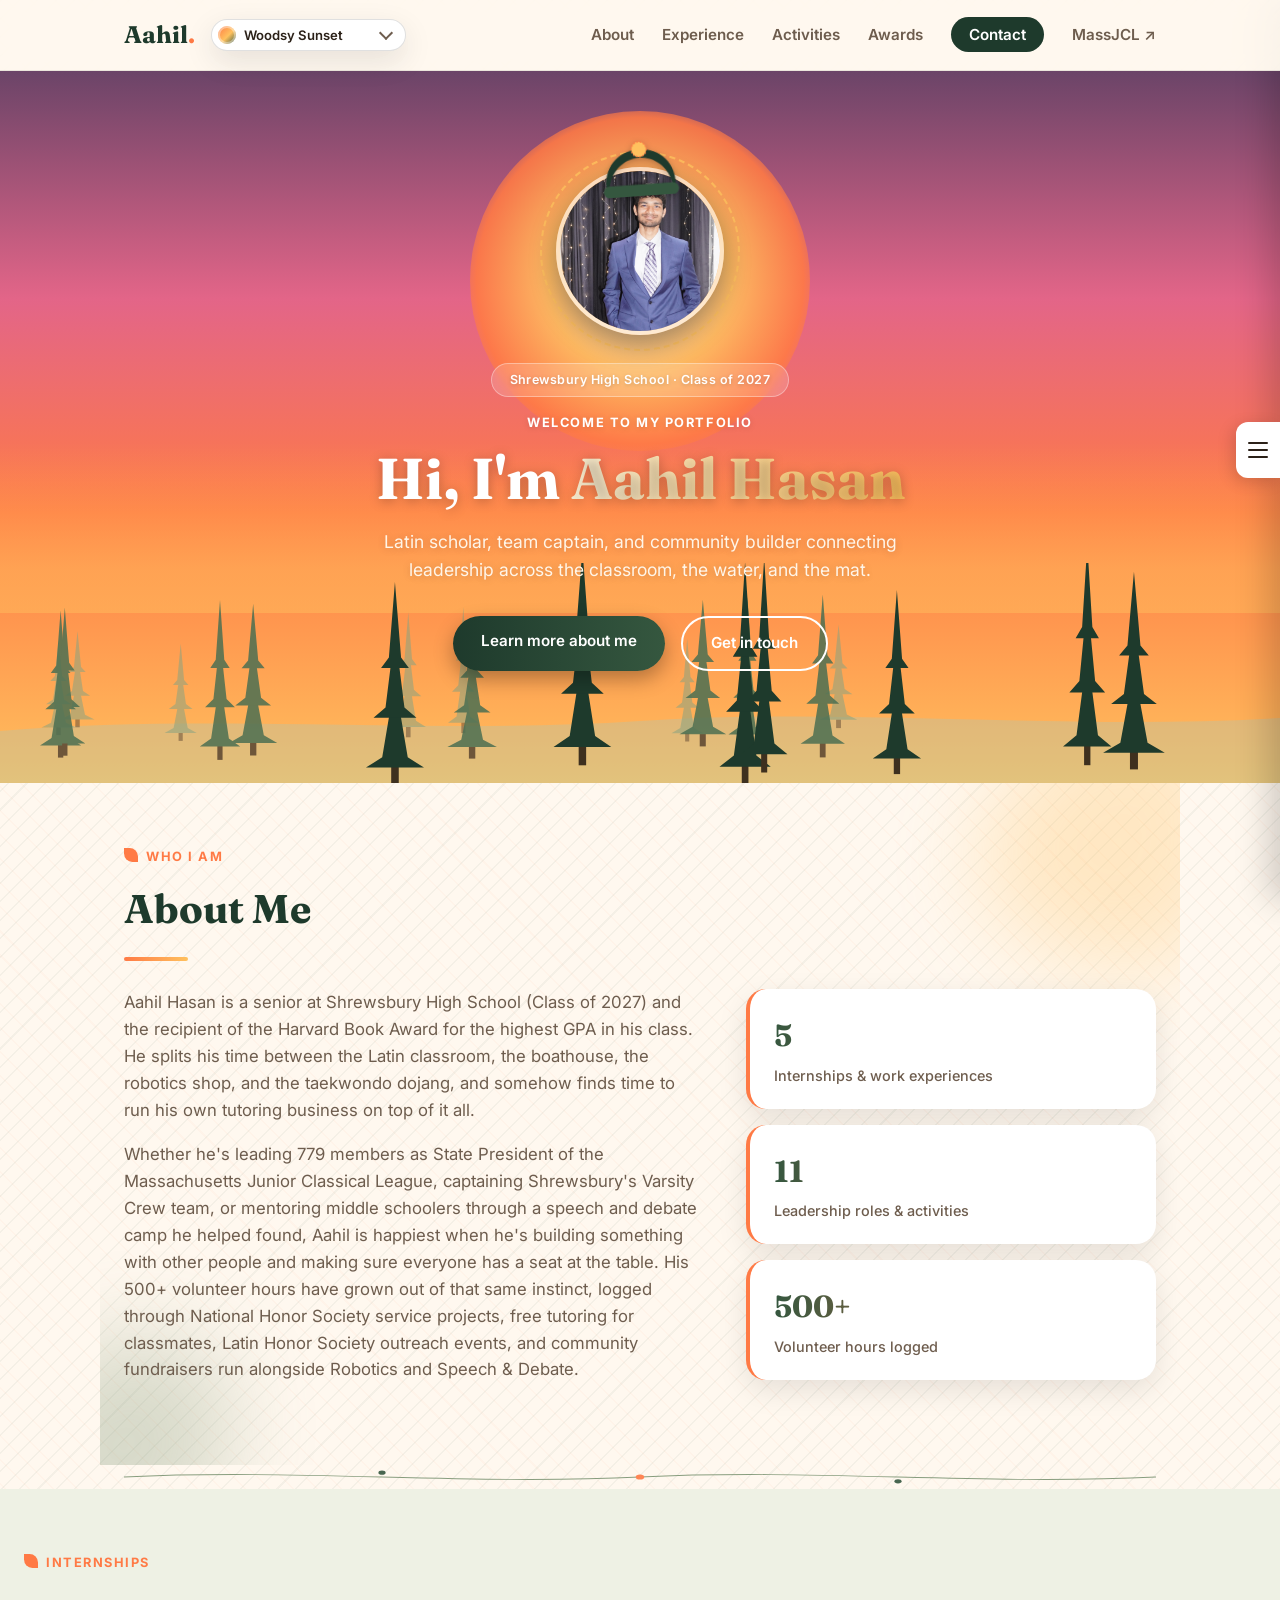
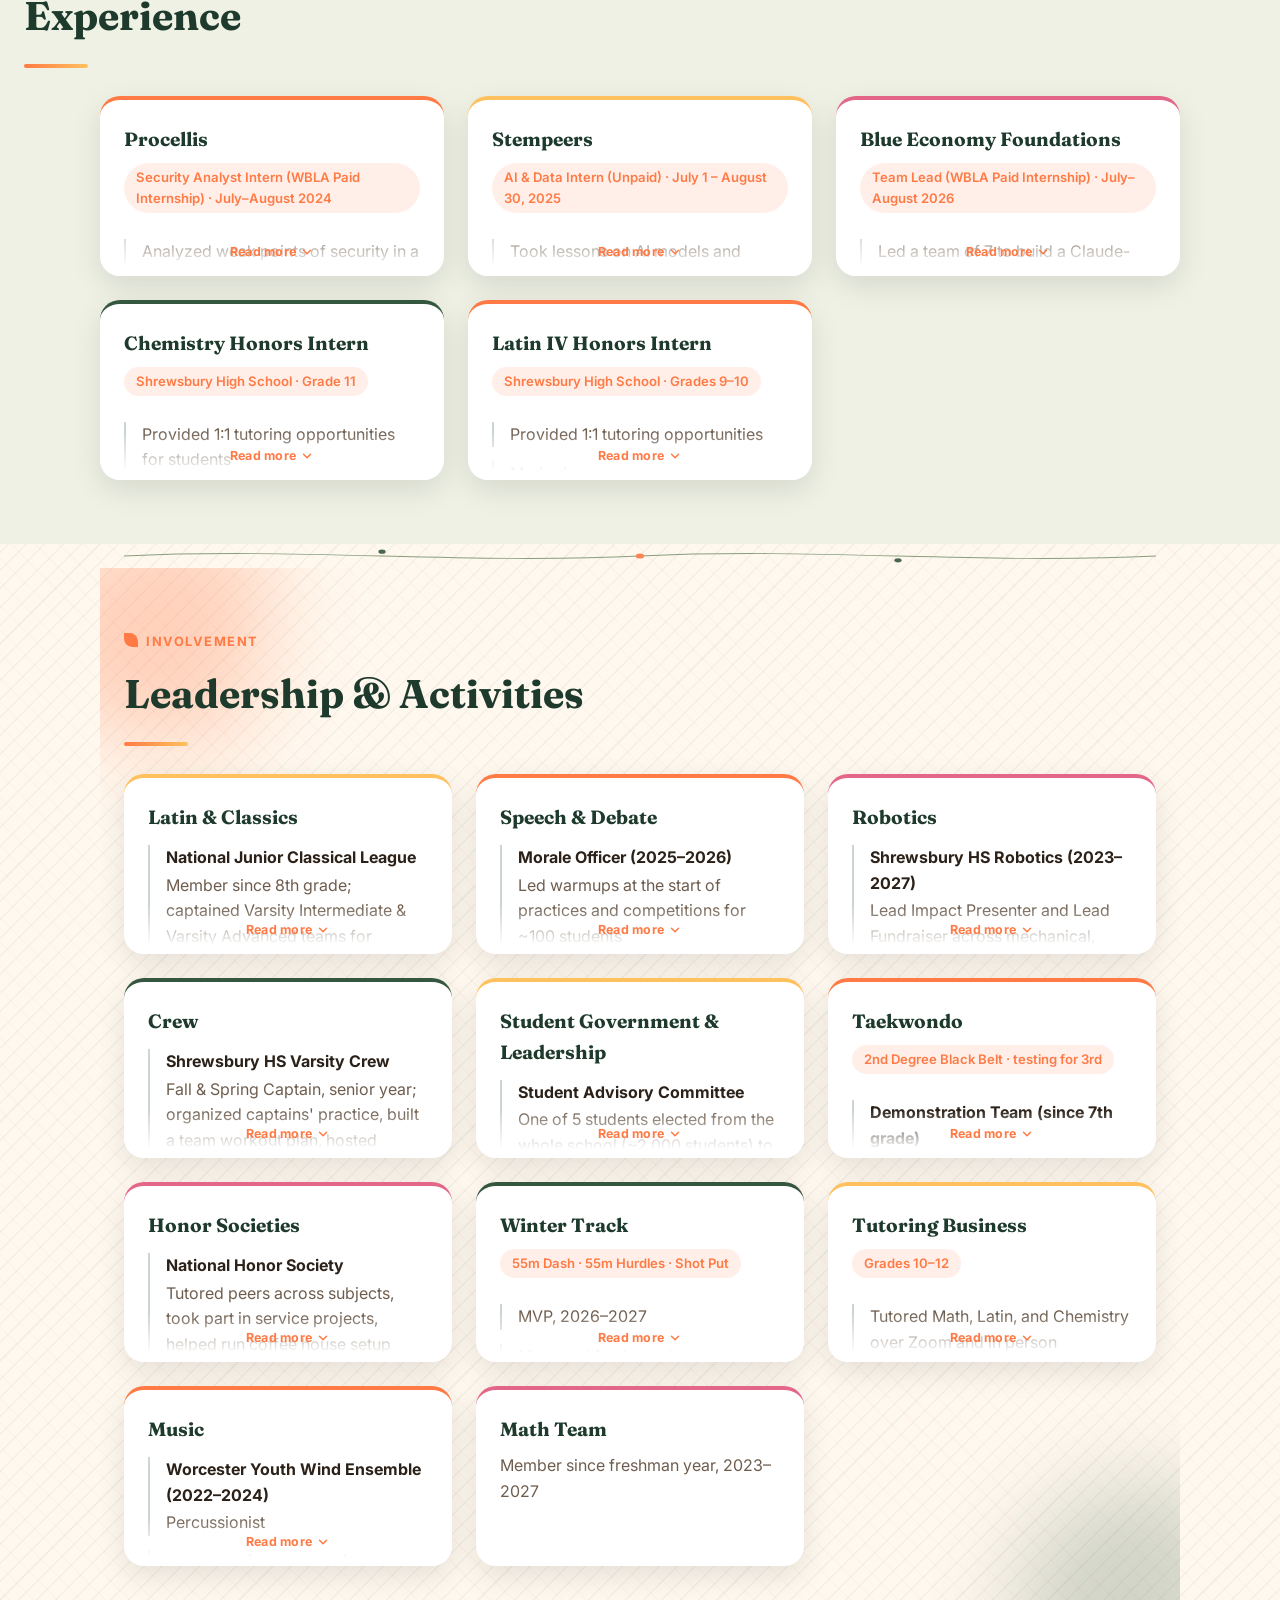
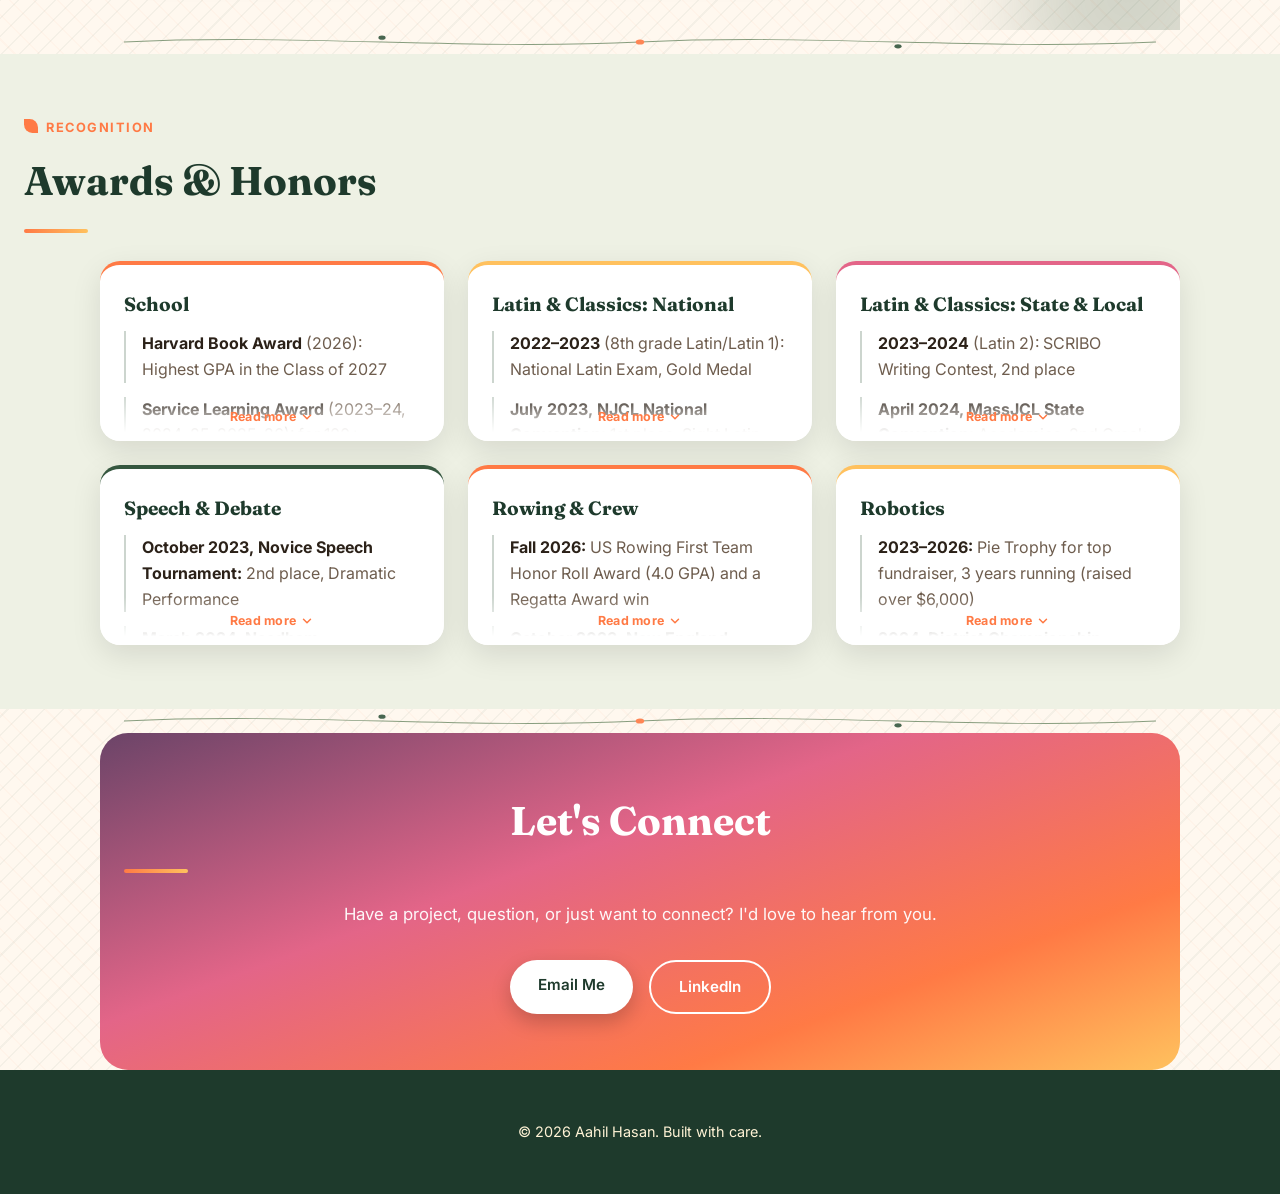
<file: index.html>
<!DOCTYPE html>
<html lang="en">
<head>
<meta charset="UTF-8">
<meta name="viewport" content="width=device-width, initial-scale=1.0">
<title>Aahil Hasan's Portfolio</title>
<meta name="description" content="Portfolio site for Aahil Hasan, a Shrewsbury High School senior, Latin &amp; Classics leader, athlete, and community builder.">
<link rel="preconnect" href="https://fonts.googleapis.com">
<link rel="preconnect" href="https://fonts.gstatic.com" crossorigin>
<link href="https://fonts.googleapis.com/css2?family=Fraunces:opsz,wght@9..144,600;9..144,700;9..144,900&family=Space+Grotesk:wght@600;700&family=Inter:wght@400;500;600&display=swap" rel="stylesheet">
<link rel="stylesheet" href="css/style.css?v=8">
</head>
<body>

<div class="scroll-progress" id="scrollProgress" aria-hidden="true"></div>

<header class="site-header" id="top">
  <nav class="navbar">
    <div class="navbar-left">
      <a href="#top" class="logo">Aahil<span>.</span></a>
      <div class="theme-select-wrap">
        <span class="theme-toggle-dot" aria-hidden="true"></span>
        <select class="theme-select" id="themeSelect" aria-label="Switch color theme">
        <option value="woodsy">Woodsy Sunset</option>
        <option value="roman">Roman Classical</option>
        <option value="ivy">Ivy Academic</option>
        <option value="slate">Slate & Ember</option>
        <option value="light-academia">Light Academia</option>
        <option value="dusty-sage">Dusty Sage & Clay</option>
        <option value="powder-ink">Powder & Ink</option>
        <option value="lavender-mist">Lavender Mist</option>
        <option value="sage-honey">Sage & Honey</option>
        <option value="watercolor-morning">Watercolor Morning</option>
        </select>
      </div>
    </div>
    <button class="nav-toggle" id="navToggle" aria-label="Toggle navigation" aria-expanded="false">
      <span></span><span></span><span></span>
    </button>
    <ul class="nav-links" id="navLinks">
      <li><a href="#about">About</a></li>
      <li><a href="#experience">Experience</a></li>
      <li><a href="#activities">Activities</a></li>
      <li><a href="#awards">Awards</a></li>
      <li><a href="#contact" class="nav-cta">Contact</a></li>
      <li><a href="latin.html" target="_blank">MassJCL ↗</a></li>
    </ul>
  </nav>
</header>

<button class="side-nav-toggle" id="sideNavToggle" type="button" aria-label="Open section menu" aria-expanded="false" aria-controls="sideNavPanel">
  <span></span><span></span><span></span>
</button>
<div class="side-nav-overlay" id="sideNavOverlay"></div>
<nav class="side-nav-panel" id="sideNavPanel" aria-label="Quick section navigation">
  <button class="side-nav-close" id="sideNavClose" type="button" aria-label="Close menu">&times;</button>
  <p class="side-nav-title">Jump to</p>
  <ul>
    <li><a href="#about">About</a></li>
    <li><a href="#experience">Experience</a></li>
    <li><a href="#activities">Activities</a></li>
    <li><a href="#awards">Awards</a></li>
    <li><a href="#contact">Contact</a></li>
  </ul>
</nav>

<section class="hero">
  <div class="hero-bg"></div>
  <div class="hero-particles" aria-hidden="true">
    <span class="particle"></span>
    <span class="particle"></span>
    <span class="particle"></span>
    <span class="particle"></span>
    <span class="particle"></span>
    <span class="particle"></span>
    <span class="particle"></span>
    <span class="particle"></span>
    <span class="particle"></span>
    <span class="particle"></span>
    <span class="particle"></span>
    <span class="particle"></span>
  </div>
  <div class="sun"></div>
  <div class="hero-haze" aria-hidden="true"></div>
  <!-- Woodsy Sunset: layered realistic pine forest -->
  <div class="treeline deco-woodsy" aria-hidden="true">
    <svg viewBox="0 0 1440 220" preserveAspectRatio="none" xmlns="http://www.w3.org/2000/svg">
  <path d="M0,220 L0,168 C240,150 480,172 720,158 C960,144 1200,168 1440,155 L1440,220 Z" fill="#B7C4A9" opacity="0.4"></path>
  <g opacity="0.55">
      <rect x="63.3" y="160.6" width="5.0" height="11.5" fill="#6B5138"/>
      <polygon points="46.7,164.6 57.4,159.8 65.8,124.3 74.3,159.8 85.0,164.6" fill="#8AA381"/>
      <polygon points="51.7,141.3 59.6,136.4 65.8,101.0 72.1,136.4 80.0,141.3" fill="#8AA381"/>
      <polygon points="56.6,117.9 61.8,113.1 65.8,77.6 69.9,113.1 75.0,117.9" fill="#8AA381"/>
      <rect x="84.7" y="152.6" width="5.0" height="11.7" fill="#6B5138"/>
      <polygon points="68.1,156.6 78.8,151.7 87.2,115.6 95.6,151.7 106.3,156.6" fill="#8AA381"/>
      <polygon points="73.1,132.8 81.0,127.9 87.2,91.8 93.4,127.9 101.4,132.8" fill="#8AA381"/>
      <polygon points="78.0,109.0 83.2,104.1 87.2,68.0 91.2,104.1 96.4,109.0" fill="#8AA381"/>
      <rect x="200.9" y="166.1" width="4.7" height="11.8" fill="#6B5138"/>
      <polygon points="185.1,170.1 195.3,165.1 203.3,128.6 211.2,165.1 221.4,170.1" fill="#8AA381"/>
      <polygon points="189.9,146.0 197.4,141.1 203.3,104.5 209.2,141.1 216.7,146.0" fill="#8AA381"/>
      <polygon points="194.6,122.0 199.4,117.0 203.3,80.5 207.1,117.0 212.0,122.0" fill="#8AA381"/>
      <rect x="456.7" y="160.1" width="5.2" height="14.2" fill="#6B5138"/>
      <polygon points="439.4,164.1 450.5,157.7 459.3,110.9 468.0,157.7 479.2,164.1" fill="#8AA381"/>
      <polygon points="444.6,133.2 452.8,126.8 459.3,80.0 465.7,126.8 474.0,133.2" fill="#8AA381"/>
      <polygon points="449.7,102.3 455.1,96.0 459.3,49.2 463.5,96.0 468.8,102.3" fill="#8AA381"/>
      <rect x="519.0" y="155.8" width="4.5" height="14.3" fill="#6B5138"/>
      <polygon points="504.0,159.8 513.6,153.4 521.2,106.2 528.8,153.4 538.5,159.8" fill="#8AA381"/>
      <polygon points="508.5,128.7 515.6,122.3 521.2,75.1 526.8,122.3 534.0,128.7" fill="#8AA381"/>
      <polygon points="512.9,97.6 517.6,91.2 521.2,44.0 524.9,91.2 529.5,97.6" fill="#8AA381"/>
      <rect x="770.8" y="166.2" width="4.6" height="12.3" fill="#6B5138"/>
      <polygon points="755.4,170.2 765.3,164.9 773.1,126.3 780.9,164.9 790.8,170.2" fill="#8AA381"/>
      <polygon points="760.0,144.7 767.3,139.5 773.1,100.9 778.9,139.5 786.2,144.7" fill="#8AA381"/>
      <polygon points="764.6,119.3 769.4,114.1 773.1,75.5 776.8,114.1 781.6,119.3" fill="#8AA381"/>
      <rect x="940.6" y="152.8" width="5.5" height="12.3" fill="#6B5138"/>
      <polygon points="922.3,156.8 934.1,151.5 943.4,112.7 952.7,151.5 964.5,156.8" fill="#8AA381"/>
      <polygon points="927.8,131.2 936.5,125.9 943.4,87.1 950.2,125.9 959.0,131.2" fill="#8AA381"/>
      <polygon points="933.3,105.6 938.9,100.3 943.4,61.5 947.8,100.3 953.5,105.6" fill="#8AA381"/>
</g>
<g opacity="0.85">
      <rect x="65.2" y="178.4" width="6.0" height="16.2" fill="#5A4530"/>
      <polygon points="45.0,182.4 58.0,174.9 68.2,120.0 78.4,174.9 91.4,182.4" fill="#4C6F52"/>
      <polygon points="51.0,146.2 60.7,138.7 68.2,83.8 75.8,138.7 85.4,146.2" fill="#4C6F52"/>
      <polygon points="57.1,110.0 63.3,102.5 68.2,47.6 73.1,102.5 79.3,110.0" fill="#4C6F52"/>
      <rect x="69.9" y="176.4" width="6.0" height="16.3" fill="#5A4530"/>
      <polygon points="49.8,180.4 62.8,172.9 72.9,117.5 83.1,172.9 96.0,180.4" fill="#4C6F52"/>
      <polygon points="55.8,143.9 65.4,136.3 72.9,81.0 80.4,136.3 90.0,143.9" fill="#4C6F52"/>
      <polygon points="61.8,107.4 68.0,99.8 72.9,44.5 77.8,99.8 84.0,107.4" fill="#4C6F52"/>
      <rect x="244.5" y="179.6" width="5.9" height="17.3" fill="#5A4530"/>
      <polygon points="224.8,183.6 237.5,175.4 247.5,115.7 257.5,175.4 270.2,183.6" fill="#4C6F52"/>
      <polygon points="230.7,144.2 240.1,136.1 247.5,76.4 254.9,136.1 264.3,144.2" fill="#4C6F52"/>
      <polygon points="236.6,104.9 242.7,96.7 247.5,37.0 252.3,96.7 258.4,104.9" fill="#4C6F52"/>
      <rect x="281.3" y="175.9" width="7.1" height="16.6" fill="#5A4530"/>
      <polygon points="257.7,179.9 272.9,172.2 284.8,115.5 296.8,172.2 311.9,179.9" fill="#4C6F52"/>
      <polygon points="264.7,142.5 276.0,134.8 284.8,78.2 293.7,134.8 304.9,142.5" fill="#4C6F52"/>
      <polygon points="271.8,105.2 279.1,97.5 284.8,40.8 290.5,97.5 297.8,105.2" fill="#4C6F52"/>
      <rect x="527.5" y="180.0" width="7.2" height="15.6" fill="#5A4530"/>
      <polygon points="503.3,184.0 518.9,176.8 531.1,124.3 543.4,176.8 559.0,184.0" fill="#4C6F52"/>
      <polygon points="510.5,149.4 522.1,142.2 531.1,89.7 540.2,142.2 551.8,149.4" fill="#4C6F52"/>
      <polygon points="517.8,114.8 525.3,107.6 531.1,55.1 537.0,107.6 544.5,114.8" fill="#4C6F52"/>
      <rect x="787.2" y="167.2" width="6.8" height="16.2" fill="#5A4530"/>
      <polygon points="764.4,171.2 779.1,163.7 790.7,109.0 802.2,163.7 817.0,171.2" fill="#4C6F52"/>
      <polygon points="771.2,135.1 782.1,127.6 790.7,72.9 799.2,127.6 810.1,135.1" fill="#4C6F52"/>
      <polygon points="778.0,99.0 785.1,91.5 790.7,36.8 796.2,91.5 803.3,99.0" fill="#4C6F52"/>
      <rect x="838.0" y="167.6" width="5.5" height="16.5" fill="#5A4530"/>
      <polygon points="819.5,171.6 831.4,163.9 840.8,107.9 850.1,163.9 862.0,171.6" fill="#4C6F52"/>
      <polygon points="825.0,134.7 833.8,127.0 840.8,71.0 847.7,127.0 856.5,134.7" fill="#4C6F52"/>
      <polygon points="830.6,97.8 836.3,90.1 840.8,34.1 845.3,90.1 851.0,97.8" fill="#4C6F52"/>
      <rect x="922.3" y="176.8" width="6.5" height="17.6" fill="#5A4530"/>
      <polygon points="900.6,180.8 914.6,172.5 925.6,111.6 936.6,172.5 950.6,180.8" fill="#4C6F52"/>
      <polygon points="907.1,140.7 917.4,132.4 925.6,71.5 933.7,132.4 944.1,140.7" fill="#4C6F52"/>
      <polygon points="913.6,100.6 920.3,92.3 925.6,31.4 930.9,92.3 937.6,100.6" fill="#4C6F52"/>
</g>
<g opacity="1.0">
      <rect x="440.1" y="200.6" width="8.5" height="21.2" fill="#3E301F"/>
      <polygon points="411.7,204.6 430.0,194.3 444.3,118.7 458.7,194.3 477.0,204.6" fill="#1E3A2C"/>
      <polygon points="420.2,154.8 433.7,144.5 444.3,68.9 455.0,144.5 468.5,154.8" fill="#1E3A2C"/>
      <polygon points="428.7,105.0 437.5,94.6 444.3,19.0 451.2,94.6 460.0,105.0" fill="#1E3A2C"/>
      <rect x="651.0" y="179.9" width="8.4" height="22.4" fill="#3E301F"/>
      <polygon points="622.7,183.9 640.9,172.9 655.2,92.2 669.5,172.9 687.7,183.9" fill="#1E3A2C"/>
      <polygon points="631.2,130.7 644.6,119.7 655.2,39.0 665.8,119.7 679.2,130.7" fill="#1E3A2C"/>
      <polygon points="639.6,77.5 648.3,66.5 655.2,-14.2 662.0,66.5 670.8,77.5" fill="#1E3A2C"/>
      <rect x="834.5" y="199.8" width="7.5" height="23.0" fill="#3E301F"/>
      <polygon points="809.4,203.8 825.6,192.4 838.2,109.0 850.9,192.4 867.1,203.8" fill="#1E3A2C"/>
      <polygon points="816.9,148.8 828.9,137.4 838.2,54.0 847.6,137.4 859.6,148.8" fill="#1E3A2C"/>
      <polygon points="824.4,93.8 832.2,82.5 838.2,-1.0 844.3,82.5 852.1,93.8" fill="#1E3A2C"/>
      <rect x="856.3" y="187.3" width="6.8" height="22.2" fill="#3E301F"/>
      <polygon points="833.4,191.3 848.1,180.4 859.7,100.4 871.2,180.4 885.9,191.3" fill="#1E3A2C"/>
      <polygon points="840.3,138.6 851.1,127.7 859.7,47.7 868.2,127.7 879.1,138.6" fill="#1E3A2C"/>
      <polygon points="847.1,85.8 854.1,74.9 859.7,-5.0 865.2,74.9 872.3,85.8" fill="#1E3A2C"/>
      <rect x="1005.5" y="191.6" width="7.1" height="19.5" fill="#3E301F"/>
      <polygon points="981.9,195.6 997.1,186.3 1009.0,117.6 1021.0,186.3 1036.2,195.6" fill="#1E3A2C"/>
      <polygon points="988.9,150.4 1000.2,141.0 1009.0,72.3 1017.9,141.0 1029.1,150.4" fill="#1E3A2C"/>
      <polygon points="996.0,105.1 1003.3,95.7 1009.0,27.0 1014.8,95.7 1022.1,105.1" fill="#1E3A2C"/>
      <rect x="1219.6" y="179.5" width="7.1" height="22.7" fill="#3E301F"/>
      <polygon points="1195.9,183.5 1211.1,172.3 1223.2,90.1 1235.2,172.3 1250.4,183.5" fill="#1E3A2C"/>
      <polygon points="1203.0,129.4 1214.3,118.1 1223.2,35.9 1232.0,118.1 1243.3,129.4" fill="#1E3A2C"/>
      <polygon points="1210.1,75.2 1217.4,64.0 1223.2,-18.3 1228.9,64.0 1236.3,75.2" fill="#1E3A2C"/>
      <rect x="1271.2" y="185.7" width="9.0" height="20.7" fill="#3E301F"/>
      <polygon points="1241.0,189.7 1260.4,179.7 1275.7,105.9 1291.0,179.7 1310.4,189.7" fill="#1E3A2C"/>
      <polygon points="1250.0,141.1 1264.4,131.1 1275.7,57.3 1287.0,131.1 1301.4,141.1" fill="#1E3A2C"/>
      <polygon points="1259.0,92.5 1268.4,82.5 1275.7,8.7 1283.0,82.5 1292.4,92.5" fill="#1E3A2C"/>
</g>
</svg>
  </div>

  <!-- Roman / Classical: temple facade with fluted columns and pediment -->
  <div class="treeline deco-roman" aria-hidden="true">
    <svg viewBox="0 0 1440 220" preserveAspectRatio="none" xmlns="http://www.w3.org/2000/svg">
  <defs>
    <linearGradient id="pedGrad" x1="0" y1="0" x2="0" y2="1">
      <stop offset="0%" stop-color="#E8C468"/>
      <stop offset="100%" stop-color="#B8814A"/>
    </linearGradient>
  </defs>
  <!-- distant haze hills for depth -->
  <path d="M0,220 L0,180 C300,165 600,185 900,172 C1100,164 1300,178 1440,168 L1440,220 Z" fill="#E8D2AE" opacity="0.45"></path>
  <!-- stepped stylobate -->
  <rect x="0" y="216" width="1440" height="6" fill="#5B3A29"></rect>
  <rect x="0" y="210" width="1440" height="6" fill="#7A3B2E"></rect>
  <!-- pediment -->
  <polygon points="360,54 720,8 1080,54" fill="url(#pedGrad)" stroke="#5B3A29" stroke-width="2"></polygon>
  <polygon points="380,48 720,18 1060,48" fill="#F1E3CC" opacity="0.55"></polygon>
  <!-- entablature -->
  <rect x="0" y="46" width="1440" height="8" fill="#5B3A29"></rect>
  <rect x="0" y="54" width="1440" height="10" fill="#7A3B2E"></rect>
  <!-- columns -->
    <rect x="37.9" y="204.0" width="44.2" height="6" fill="#8A5A34"/>
  <rect x="41.3" y="198.0" width="37.4" height="6" fill="#D9A066"/>
  <rect x="43.0" y="78.0" width="34.0" height="120.0" fill="#D9A066"/>
  <line x1="49.8" y1="78.0" x2="49.8" y2="198.0" stroke="#8A5A34" stroke-width="1.4" opacity="0.55"/>
  <line x1="56.6" y1="78.0" x2="56.6" y2="198.0" stroke="#8A5A34" stroke-width="1.4" opacity="0.55"/>
  <line x1="63.4" y1="78.0" x2="63.4" y2="198.0" stroke="#8A5A34" stroke-width="1.4" opacity="0.55"/>
  <line x1="70.2" y1="78.0" x2="70.2" y2="198.0" stroke="#8A5A34" stroke-width="1.4" opacity="0.55"/>
  <rect x="41.3" y="72.0" width="37.4" height="6" fill="#C9A227"/>
  <polygon points="48.1,78.0 71.9,78.0 81.1,72.0 38.9,72.0" fill="#C9A227"/>
  <rect x="36.9" y="64.0" width="46.2" height="8" fill="#8A5A34"/>
  <rect x="226.5" y="204.0" width="44.2" height="6" fill="#8A5A34"/>
  <rect x="229.9" y="198.0" width="37.4" height="6" fill="#D9A066"/>
  <rect x="231.6" y="78.0" width="34.0" height="120.0" fill="#D9A066"/>
  <line x1="238.4" y1="78.0" x2="238.4" y2="198.0" stroke="#8A5A34" stroke-width="1.4" opacity="0.55"/>
  <line x1="245.2" y1="78.0" x2="245.2" y2="198.0" stroke="#8A5A34" stroke-width="1.4" opacity="0.55"/>
  <line x1="252.0" y1="78.0" x2="252.0" y2="198.0" stroke="#8A5A34" stroke-width="1.4" opacity="0.55"/>
  <line x1="258.8" y1="78.0" x2="258.8" y2="198.0" stroke="#8A5A34" stroke-width="1.4" opacity="0.55"/>
  <rect x="229.9" y="72.0" width="37.4" height="6" fill="#C9A227"/>
  <polygon points="236.7,78.0 260.5,78.0 269.7,72.0 227.5,72.0" fill="#C9A227"/>
  <rect x="225.5" y="64.0" width="46.2" height="8" fill="#8A5A34"/>
  <rect x="415.0" y="204.0" width="44.2" height="6" fill="#8A5A34"/>
  <rect x="418.4" y="198.0" width="37.4" height="6" fill="#D9A066"/>
  <rect x="420.1" y="78.0" width="34.0" height="120.0" fill="#D9A066"/>
  <line x1="426.9" y1="78.0" x2="426.9" y2="198.0" stroke="#8A5A34" stroke-width="1.4" opacity="0.55"/>
  <line x1="433.7" y1="78.0" x2="433.7" y2="198.0" stroke="#8A5A34" stroke-width="1.4" opacity="0.55"/>
  <line x1="440.5" y1="78.0" x2="440.5" y2="198.0" stroke="#8A5A34" stroke-width="1.4" opacity="0.55"/>
  <line x1="447.3" y1="78.0" x2="447.3" y2="198.0" stroke="#8A5A34" stroke-width="1.4" opacity="0.55"/>
  <rect x="418.4" y="72.0" width="37.4" height="6" fill="#C9A227"/>
  <polygon points="425.2,78.0 449.0,78.0 458.2,72.0 416.1,72.0" fill="#C9A227"/>
  <rect x="414.0" y="64.0" width="46.2" height="8" fill="#8A5A34"/>
  <rect x="603.6" y="204.0" width="44.2" height="6" fill="#8A5A34"/>
  <rect x="607.0" y="198.0" width="37.4" height="6" fill="#D9A066"/>
  <rect x="608.7" y="78.0" width="34.0" height="120.0" fill="#D9A066"/>
  <line x1="615.5" y1="78.0" x2="615.5" y2="198.0" stroke="#8A5A34" stroke-width="1.4" opacity="0.55"/>
  <line x1="622.3" y1="78.0" x2="622.3" y2="198.0" stroke="#8A5A34" stroke-width="1.4" opacity="0.55"/>
  <line x1="629.1" y1="78.0" x2="629.1" y2="198.0" stroke="#8A5A34" stroke-width="1.4" opacity="0.55"/>
  <line x1="635.9" y1="78.0" x2="635.9" y2="198.0" stroke="#8A5A34" stroke-width="1.4" opacity="0.55"/>
  <rect x="607.0" y="72.0" width="37.4" height="6" fill="#C9A227"/>
  <polygon points="613.8,78.0 637.6,78.0 646.8,72.0 604.6,72.0" fill="#C9A227"/>
  <rect x="602.6" y="64.0" width="46.2" height="8" fill="#8A5A34"/>
  <rect x="792.2" y="204.0" width="44.2" height="6" fill="#8A5A34"/>
  <rect x="795.6" y="198.0" width="37.4" height="6" fill="#D9A066"/>
  <rect x="797.3" y="78.0" width="34.0" height="120.0" fill="#D9A066"/>
  <line x1="804.1" y1="78.0" x2="804.1" y2="198.0" stroke="#8A5A34" stroke-width="1.4" opacity="0.55"/>
  <line x1="810.9" y1="78.0" x2="810.9" y2="198.0" stroke="#8A5A34" stroke-width="1.4" opacity="0.55"/>
  <line x1="817.7" y1="78.0" x2="817.7" y2="198.0" stroke="#8A5A34" stroke-width="1.4" opacity="0.55"/>
  <line x1="824.5" y1="78.0" x2="824.5" y2="198.0" stroke="#8A5A34" stroke-width="1.4" opacity="0.55"/>
  <rect x="795.6" y="72.0" width="37.4" height="6" fill="#C9A227"/>
  <polygon points="802.4,78.0 826.2,78.0 835.4,72.0 793.2,72.0" fill="#C9A227"/>
  <rect x="791.2" y="64.0" width="46.2" height="8" fill="#8A5A34"/>
  <rect x="980.8" y="204.0" width="44.2" height="6" fill="#8A5A34"/>
  <rect x="984.2" y="198.0" width="37.4" height="6" fill="#D9A066"/>
  <rect x="985.9" y="78.0" width="34.0" height="120.0" fill="#D9A066"/>
  <line x1="992.7" y1="78.0" x2="992.7" y2="198.0" stroke="#8A5A34" stroke-width="1.4" opacity="0.55"/>
  <line x1="999.5" y1="78.0" x2="999.5" y2="198.0" stroke="#8A5A34" stroke-width="1.4" opacity="0.55"/>
  <line x1="1006.3" y1="78.0" x2="1006.3" y2="198.0" stroke="#8A5A34" stroke-width="1.4" opacity="0.55"/>
  <line x1="1013.1" y1="78.0" x2="1013.1" y2="198.0" stroke="#8A5A34" stroke-width="1.4" opacity="0.55"/>
  <rect x="984.2" y="72.0" width="37.4" height="6" fill="#C9A227"/>
  <polygon points="991.0,78.0 1014.8,78.0 1023.9,72.0 981.8,72.0" fill="#C9A227"/>
  <rect x="979.7" y="64.0" width="46.2" height="8" fill="#8A5A34"/>
  <rect x="1169.3" y="204.0" width="44.2" height="6" fill="#8A5A34"/>
  <rect x="1172.7" y="198.0" width="37.4" height="6" fill="#D9A066"/>
  <rect x="1174.4" y="78.0" width="34.0" height="120.0" fill="#D9A066"/>
  <line x1="1181.2" y1="78.0" x2="1181.2" y2="198.0" stroke="#8A5A34" stroke-width="1.4" opacity="0.55"/>
  <line x1="1188.0" y1="78.0" x2="1188.0" y2="198.0" stroke="#8A5A34" stroke-width="1.4" opacity="0.55"/>
  <line x1="1194.8" y1="78.0" x2="1194.8" y2="198.0" stroke="#8A5A34" stroke-width="1.4" opacity="0.55"/>
  <line x1="1201.6" y1="78.0" x2="1201.6" y2="198.0" stroke="#8A5A34" stroke-width="1.4" opacity="0.55"/>
  <rect x="1172.7" y="72.0" width="37.4" height="6" fill="#C9A227"/>
  <polygon points="1179.5,78.0 1203.3,78.0 1212.5,72.0 1170.3,72.0" fill="#C9A227"/>
  <rect x="1168.3" y="64.0" width="46.2" height="8" fill="#8A5A34"/>
  <rect x="1357.9" y="204.0" width="44.2" height="6" fill="#8A5A34"/>
  <rect x="1361.3" y="198.0" width="37.4" height="6" fill="#D9A066"/>
  <rect x="1363.0" y="78.0" width="34.0" height="120.0" fill="#D9A066"/>
  <line x1="1369.8" y1="78.0" x2="1369.8" y2="198.0" stroke="#8A5A34" stroke-width="1.4" opacity="0.55"/>
  <line x1="1376.6" y1="78.0" x2="1376.6" y2="198.0" stroke="#8A5A34" stroke-width="1.4" opacity="0.55"/>
  <line x1="1383.4" y1="78.0" x2="1383.4" y2="198.0" stroke="#8A5A34" stroke-width="1.4" opacity="0.55"/>
  <line x1="1390.2" y1="78.0" x2="1390.2" y2="198.0" stroke="#8A5A34" stroke-width="1.4" opacity="0.55"/>
  <rect x="1361.3" y="72.0" width="37.4" height="6" fill="#C9A227"/>
  <polygon points="1368.1,78.0 1391.9,78.0 1401.1,72.0 1358.9,72.0" fill="#C9A227"/>
  <rect x="1356.9" y="64.0" width="46.2" height="8" fill="#8A5A34"/>
</svg>
  </div>

  <!-- Ivy Academic: collegiate gothic arches, towers, and tracery -->
  <div class="treeline deco-ivy" aria-hidden="true">
    <svg viewBox="0 0 1440 220" preserveAspectRatio="none" xmlns="http://www.w3.org/2000/svg">
    <polygon points="154,160 160,136 166,160" fill="#2C3E63" opacity="0.28"/>
  <rect x="154" y="160" width="12" height="60" fill="#2C3E63" opacity="0.28"/>
  <polygon points="334,140 340,116 346,140" fill="#2C3E63" opacity="0.28"/>
  <rect x="334" y="140" width="12" height="80" fill="#2C3E63" opacity="0.28"/>
  <polygon points="514,165 520,141 526,165" fill="#2C3E63" opacity="0.28"/>
  <rect x="514" y="165" width="12" height="55" fill="#2C3E63" opacity="0.28"/>
  <polygon points="754,125 760,101 766,125" fill="#2C3E63" opacity="0.28"/>
  <rect x="754" y="125" width="12" height="95" fill="#2C3E63" opacity="0.28"/>
  <polygon points="974,160 980,136 986,160" fill="#2C3E63" opacity="0.28"/>
  <rect x="974" y="160" width="12" height="60" fill="#2C3E63" opacity="0.28"/>
  <polygon points="1174,140 1180,116 1186,140" fill="#2C3E63" opacity="0.28"/>
  <rect x="1174" y="140" width="12" height="80" fill="#2C3E63" opacity="0.28"/>
  <polygon points="1354,165 1360,141 1366,165" fill="#2C3E63" opacity="0.28"/>
  <rect x="1354" y="165" width="12" height="55" fill="#2C3E63" opacity="0.28"/>
  <rect x="0" y="176" width="1440" height="44" fill="#12233F"/>
  <rect x="0.0" y="164.0" width="26.0" height="12" fill="#12233F"/>
  <rect x="46.0" y="164.0" width="26.0" height="12" fill="#12233F"/>
  <rect x="92.0" y="164.0" width="26.0" height="12" fill="#12233F"/>
  <rect x="138.0" y="164.0" width="26.0" height="12" fill="#12233F"/>
  <rect x="184.0" y="164.0" width="26.0" height="12" fill="#12233F"/>
  <rect x="230.0" y="164.0" width="26.0" height="12" fill="#12233F"/>
  <rect x="276.0" y="164.0" width="26.0" height="12" fill="#12233F"/>
  <rect x="322.0" y="164.0" width="26.0" height="12" fill="#12233F"/>
  <rect x="368.0" y="164.0" width="26.0" height="12" fill="#12233F"/>
  <rect x="414.0" y="164.0" width="26.0" height="12" fill="#12233F"/>
  <rect x="460.0" y="164.0" width="26.0" height="12" fill="#12233F"/>
  <rect x="506.0" y="164.0" width="26.0" height="12" fill="#12233F"/>
  <rect x="552.0" y="164.0" width="26.0" height="12" fill="#12233F"/>
  <rect x="598.0" y="164.0" width="26.0" height="12" fill="#12233F"/>
  <rect x="644.0" y="164.0" width="26.0" height="12" fill="#12233F"/>
  <rect x="690.0" y="164.0" width="26.0" height="12" fill="#12233F"/>
  <rect x="736.0" y="164.0" width="26.0" height="12" fill="#12233F"/>
  <rect x="782.0" y="164.0" width="26.0" height="12" fill="#12233F"/>
  <rect x="828.0" y="164.0" width="26.0" height="12" fill="#12233F"/>
  <rect x="874.0" y="164.0" width="26.0" height="12" fill="#12233F"/>
  <rect x="920.0" y="164.0" width="26.0" height="12" fill="#12233F"/>
  <rect x="966.0" y="164.0" width="26.0" height="12" fill="#12233F"/>
  <rect x="1012.0" y="164.0" width="26.0" height="12" fill="#12233F"/>
  <rect x="1058.0" y="164.0" width="26.0" height="12" fill="#12233F"/>
  <rect x="1104.0" y="164.0" width="26.0" height="12" fill="#12233F"/>
  <rect x="1150.0" y="164.0" width="26.0" height="12" fill="#12233F"/>
  <rect x="1196.0" y="164.0" width="26.0" height="12" fill="#12233F"/>
  <rect x="1242.0" y="164.0" width="26.0" height="12" fill="#12233F"/>
  <rect x="1288.0" y="164.0" width="26.0" height="12" fill="#12233F"/>
  <rect x="1334.0" y="164.0" width="26.0" height="12" fill="#12233F"/>
  <rect x="1380.0" y="164.0" width="26.0" height="12" fill="#12233F"/>
  <rect x="1426.0" y="164.0" width="26.0" height="12" fill="#12233F"/>
  <rect x="0" y="204" width="1440" height="3" fill="#C9A227" opacity="0.7"/>
  <rect x="36" y="70" width="68" height="150" fill="#0E1B33"/>
  <rect x="36.0" y="58.0" width="14.0" height="12" fill="#0E1B33"/>
  <rect x="60.0" y="58.0" width="14.0" height="12" fill="#0E1B33"/>
  <rect x="84.0" y="58.0" width="14.0" height="12" fill="#0E1B33"/>
  <rect x="36" y="150" width="68" height="4" fill="#C9A227" opacity="0.6"/>
  <rect x="1336" y="70" width="68" height="150" fill="#0E1B33"/>
  <rect x="1336.0" y="58.0" width="14.0" height="12" fill="#0E1B33"/>
  <rect x="1360.0" y="58.0" width="14.0" height="12" fill="#0E1B33"/>
  <rect x="1384.0" y="58.0" width="14.0" height="12" fill="#0E1B33"/>
  <rect x="1336" y="150" width="68" height="4" fill="#C9A227" opacity="0.6"/>
  <path d="M 270.0,220.0 L 270.0,165.4 A 60.0,60.0 0 0 1 300.0,113.8 A 60.0,60.0 0 0 1 330.0,165.4 L 330.0,220.0 Z" fill="#1A2E52"/>
  <circle cx="293.4" cy="130.3" r="5.6" fill="#C9A227" opacity="0.55"/>
  <circle cx="306.6" cy="130.3" r="5.6" fill="#C9A227" opacity="0.55"/>
  <circle cx="300.0" cy="123.7" r="5.6" fill="#C9A227" opacity="0.55"/>
  <circle cx="300.0" cy="136.9" r="5.6" fill="#C9A227" opacity="0.55"/>
  <line x1="300.0" y1="138.9" x2="300.0" y2="216" stroke="#C9A227" stroke-width="1.5" opacity="0.5"/>
  <path d="M 435.0,220.0 L 435.0,157.0 A 70.0,70.0 0 0 1 470.0,96.8 A 70.0,70.0 0 0 1 505.0,157.0 L 505.0,220.0 Z" fill="#1A2E52"/>
  <circle cx="462.3" cy="116.1" r="6.5" fill="#C9A227" opacity="0.55"/>
  <circle cx="477.7" cy="116.1" r="6.5" fill="#C9A227" opacity="0.55"/>
  <circle cx="470.0" cy="108.4" r="6.5" fill="#C9A227" opacity="0.55"/>
  <circle cx="470.0" cy="123.8" r="6.5" fill="#C9A227" opacity="0.55"/>
  <line x1="470.0" y1="125.8" x2="470.0" y2="216" stroke="#C9A227" stroke-width="1.5" opacity="0.5"/>
  <path d="M 610.0,220.0 L 610.0,165.4 A 60.0,60.0 0 0 1 640.0,113.8 A 60.0,60.0 0 0 1 670.0,165.4 L 670.0,220.0 Z" fill="#1A2E52"/>
  <circle cx="633.4" cy="130.3" r="5.6" fill="#C9A227" opacity="0.55"/>
  <circle cx="646.6" cy="130.3" r="5.6" fill="#C9A227" opacity="0.55"/>
  <circle cx="640.0" cy="123.7" r="5.6" fill="#C9A227" opacity="0.55"/>
  <circle cx="640.0" cy="136.9" r="5.6" fill="#C9A227" opacity="0.55"/>
  <line x1="640.0" y1="138.9" x2="640.0" y2="216" stroke="#C9A227" stroke-width="1.5" opacity="0.5"/>
  <path d="M 770.0,220.0 L 770.0,165.4 A 60.0,60.0 0 0 1 800.0,113.8 A 60.0,60.0 0 0 1 830.0,165.4 L 830.0,220.0 Z" fill="#1A2E52"/>
  <circle cx="793.4" cy="130.3" r="5.6" fill="#C9A227" opacity="0.55"/>
  <circle cx="806.6" cy="130.3" r="5.6" fill="#C9A227" opacity="0.55"/>
  <circle cx="800.0" cy="123.7" r="5.6" fill="#C9A227" opacity="0.55"/>
  <circle cx="800.0" cy="136.9" r="5.6" fill="#C9A227" opacity="0.55"/>
  <line x1="800.0" y1="138.9" x2="800.0" y2="216" stroke="#C9A227" stroke-width="1.5" opacity="0.5"/>
  <path d="M 935.0,220.0 L 935.0,157.0 A 70.0,70.0 0 0 1 970.0,96.8 A 70.0,70.0 0 0 1 1005.0,157.0 L 1005.0,220.0 Z" fill="#1A2E52"/>
  <circle cx="962.3" cy="116.1" r="6.5" fill="#C9A227" opacity="0.55"/>
  <circle cx="977.7" cy="116.1" r="6.5" fill="#C9A227" opacity="0.55"/>
  <circle cx="970.0" cy="108.4" r="6.5" fill="#C9A227" opacity="0.55"/>
  <circle cx="970.0" cy="123.8" r="6.5" fill="#C9A227" opacity="0.55"/>
  <line x1="970.0" y1="125.8" x2="970.0" y2="216" stroke="#C9A227" stroke-width="1.5" opacity="0.5"/>
  <path d="M 1110.0,220.0 L 1110.0,165.4 A 60.0,60.0 0 0 1 1140.0,113.8 A 60.0,60.0 0 0 1 1170.0,165.4 L 1170.0,220.0 Z" fill="#1A2E52"/>
  <circle cx="1133.4" cy="130.3" r="5.6" fill="#C9A227" opacity="0.55"/>
  <circle cx="1146.6" cy="130.3" r="5.6" fill="#C9A227" opacity="0.55"/>
  <circle cx="1140.0" cy="123.7" r="5.6" fill="#C9A227" opacity="0.55"/>
  <circle cx="1140.0" cy="136.9" r="5.6" fill="#C9A227" opacity="0.55"/>
  <line x1="1140.0" y1="138.9" x2="1140.0" y2="216" stroke="#C9A227" stroke-width="1.5" opacity="0.5"/>
</svg>
  </div>

  <!-- Slate & Ember: layered mountain ridgeline with snow-capped peaks -->
  <div class="treeline deco-slate" aria-hidden="true">
    <svg viewBox="0 0 1440 220" preserveAspectRatio="none" xmlns="http://www.w3.org/2000/svg">
    <defs>
  <linearGradient id="ridgeBack" x1="0" y1="0" x2="0" y2="1"><stop offset="0%" stop-color="#7A828E"/><stop offset="100%" stop-color="#5B6270"/></linearGradient>
  <linearGradient id="ridgeMid" x1="0" y1="0" x2="0" y2="1"><stop offset="0%" stop-color="#4A515C"/><stop offset="100%" stop-color="#2B2F38"/></linearGradient>
  <linearGradient id="ridgeFront" x1="0" y1="0" x2="0" y2="1"><stop offset="0%" stop-color="#2A2E36"/><stop offset="100%" stop-color="#14171C"/></linearGradient>
  </defs>
  <path d="M 0,190 L 0,180 L 111,140 L 222,130 L 332,143 L 443,144 L 554,114 L 665,111 L 775,156 L 886,124 L 997,123 L 1108,165 L 1218,136 L 1329,156 L 1440,180 L 1440,190 Z" fill="url(#ridgeBack)" opacity="0.55"></path>
  <path d="M 0,205 L 0,195 L 111,115 L 222,144 L 332,107 L 443,111 L 554,117 L 665,85 L 775,111 L 886,120 L 997,133 L 1108,78 L 1218,94 L 1329,77 L 1440,195 L 1440,205 Z" fill="url(#ridgeMid)" opacity="0.85"></path>
  <path d="M 0,220 L 0,210 L 111,99 L 222,93 L 332,78 L 443,52 L 554,109 L 665,111 L 775,81 L 886,81 L 997,54 L 1108,30 L 1218,67 L 1329,89 L 1440,210 L 1440,220 Z" fill="url(#ridgeFront)"></path>
  <polygon points="319,96 332,78 345,96" fill="#F2A65A" opacity="0.85"/>
  <polygon points="326,84 332,78 338,84" fill="#FFE3C2"/>
  <polygon points="430,70 443,52 456,70" fill="#F2A65A" opacity="0.85"/>
  <polygon points="437,58 443,52 449,58" fill="#FFE3C2"/>
  <polygon points="984,72 997,54 1010,72" fill="#F2A65A" opacity="0.85"/>
  <polygon points="991,60 997,54 1003,60" fill="#FFE3C2"/>
  <polygon points="1095,48 1108,30 1121,48" fill="#F2A65A" opacity="0.85"/>
  <polygon points="1102,36 1108,30 1114,36" fill="#FFE3C2"/>
  <polygon points="1205,85 1218,67 1231,85" fill="#F2A65A" opacity="0.85"/>
  <polygon points="1212,73 1218,67 1224,73" fill="#FFE3C2"/>
</svg>
  </div>
  <!-- Light Academia: bookshelf skyline with a glowing arch window -->
  <div class="treeline deco-light-academia" aria-hidden="true">
    <svg viewBox="0 0 1440 220" preserveAspectRatio="none" xmlns="http://www.w3.org/2000/svg">
<ellipse cx="720.0" cy="90" rx="140" ry="140" fill="#F3E2B8" opacity="0.22"/>
<path d="M 640.0,220 L 640.0,112 C 640.0,64 800.0,64 800.0,112 L 800.0,220 Z" fill="#EFDFC0" opacity="0.25"/>
<rect x="10.0" y="99.4" width="37.2" height="50.6" fill="#B8A47E"/>
<rect x="10.0" y="105.5" width="37.2" height="2.0" fill="#F3E2B8"/>
<rect x="50.6" y="109.1" width="43.7" height="40.9" fill="#B8A47E"/>
<rect x="50.6" y="114.0" width="43.7" height="2.0" fill="#F3E2B8"/>
<rect x="98.2" y="111.6" width="42.7" height="38.4" fill="#B8A47E"/>
<rect x="98.2" y="116.2" width="42.7" height="2.0" fill="#F3E2B8"/>
<rect x="143.3" y="90.9" width="38.6" height="59.1" fill="#C9B896"/>
<rect x="143.3" y="97.9" width="38.6" height="2.1" fill="#F3E2B8"/>
<rect x="185.7" y="102.2" width="36.3" height="47.8" fill="#C9B896"/>
<rect x="185.7" y="108.0" width="36.3" height="2.0" fill="#F3E2B8"/>
<rect x="225.9" y="112.4" width="43.3" height="37.6" fill="#C9B896"/>
<rect x="225.9" y="116.9" width="43.3" height="2.0" fill="#F3E2B8"/>
<rect x="271.8" y="113.2" width="33.9" height="36.8" fill="#B8A47E"/>
<rect x="271.8" y="117.6" width="33.9" height="2.0" fill="#F3E2B8"/>
<rect x="308.6" y="108.9" width="39.5" height="41.1" fill="#C9B896"/>
<rect x="308.6" y="113.9" width="39.5" height="2.0" fill="#F3E2B8"/>
<rect x="352.0" y="96.8" width="38.0" height="53.2" fill="#B8A47E"/>
<rect x="352.0" y="103.2" width="38.0" height="2.0" fill="#F3E2B8"/>
<rect x="394.0" y="99.7" width="36.5" height="50.3" fill="#C9B896"/>
<rect x="394.0" y="105.7" width="36.5" height="2.0" fill="#F3E2B8"/>
<rect x="434.6" y="108.0" width="35.0" height="42.0" fill="#B8A47E"/>
<rect x="434.6" y="113.1" width="35.0" height="2.0" fill="#F3E2B8"/>
<rect x="471.7" y="111.2" width="39.0" height="38.8" fill="#C9B896"/>
<rect x="471.7" y="115.9" width="39.0" height="2.0" fill="#F3E2B8"/>
<rect x="515.3" y="89.1" width="36.2" height="60.9" fill="#C9B896"/>
<rect x="515.3" y="96.4" width="36.2" height="2.1" fill="#F3E2B8"/>
<rect x="554.1" y="112.6" width="44.8" height="37.4" fill="#B8A47E"/>
<rect x="554.1" y="117.1" width="44.8" height="2.0" fill="#F3E2B8"/>
<rect x="603.9" y="112.1" width="36.4" height="37.9" fill="#C9B896"/>
<rect x="603.9" y="116.6" width="36.4" height="2.0" fill="#F3E2B8"/>
<rect x="644.6" y="111.7" width="34.3" height="38.3" fill="#B8A47E"/>
<rect x="644.6" y="116.3" width="34.3" height="2.0" fill="#F3E2B8"/>
<rect x="680.9" y="90.0" width="36.6" height="60.0" fill="#C9B896"/>
<rect x="680.9" y="97.2" width="36.6" height="2.1" fill="#F3E2B8"/>
<rect x="720.2" y="112.4" width="31.6" height="37.6" fill="#B8A47E"/>
<rect x="720.2" y="116.9" width="31.6" height="2.0" fill="#F3E2B8"/>
<rect x="754.4" y="102.4" width="38.9" height="47.6" fill="#C9B896"/>
<rect x="754.4" y="108.1" width="38.9" height="2.0" fill="#F3E2B8"/>
<rect x="798.3" y="103.1" width="42.3" height="46.9" fill="#B8A47E"/>
<rect x="798.3" y="108.7" width="42.3" height="2.0" fill="#F3E2B8"/>
<rect x="842.9" y="108.5" width="36.7" height="41.5" fill="#B8A47E"/>
<rect x="842.9" y="113.4" width="36.7" height="2.0" fill="#F3E2B8"/>
<rect x="884.3" y="98.6" width="45.6" height="51.4" fill="#C9B896"/>
<rect x="884.3" y="104.8" width="45.6" height="2.0" fill="#F3E2B8"/>
<rect x="932.5" y="91.8" width="36.3" height="58.2" fill="#C9B896"/>
<rect x="932.5" y="98.8" width="36.3" height="2.0" fill="#F3E2B8"/>
<rect x="970.9" y="102.5" width="32.3" height="47.5" fill="#C9B896"/>
<rect x="970.9" y="108.2" width="32.3" height="2.0" fill="#F3E2B8"/>
<rect x="1007.6" y="106.3" width="35.3" height="43.7" fill="#C9B896"/>
<rect x="1007.6" y="111.5" width="35.3" height="2.0" fill="#F3E2B8"/>
<rect x="1045.1" y="97.4" width="33.3" height="52.6" fill="#C9B896"/>
<rect x="1045.1" y="103.8" width="33.3" height="2.0" fill="#F3E2B8"/>
<rect x="1082.2" y="102.2" width="35.9" height="47.8" fill="#B8A47E"/>
<rect x="1082.2" y="108.0" width="35.9" height="2.0" fill="#F3E2B8"/>
<rect x="1122.7" y="104.0" width="32.2" height="46.0" fill="#C9B896"/>
<rect x="1122.7" y="109.5" width="32.2" height="2.0" fill="#F3E2B8"/>
<rect x="1157.8" y="98.1" width="33.7" height="51.9" fill="#C9B896"/>
<rect x="1157.8" y="104.4" width="33.7" height="2.0" fill="#F3E2B8"/>
<rect x="1193.9" y="99.6" width="40.1" height="50.4" fill="#B8A47E"/>
<rect x="1193.9" y="105.6" width="40.1" height="2.0" fill="#F3E2B8"/>
<rect x="1238.6" y="103.0" width="39.7" height="47.0" fill="#C9B896"/>
<rect x="1238.6" y="108.7" width="39.7" height="2.0" fill="#F3E2B8"/>
<rect x="1280.6" y="107.4" width="38.2" height="42.6" fill="#B8A47E"/>
<rect x="1280.6" y="112.5" width="38.2" height="2.0" fill="#F3E2B8"/>
<rect x="1321.6" y="98.5" width="43.2" height="51.5" fill="#B8A47E"/>
<rect x="1321.6" y="104.7" width="43.2" height="2.0" fill="#F3E2B8"/>
<rect x="1368.3" y="88.6" width="44.9" height="61.4" fill="#C9B896"/>
<rect x="1368.3" y="96.0" width="44.9" height="2.1" fill="#F3E2B8"/>
<rect x="1415.9" y="91.8" width="38.9" height="58.2" fill="#C9B896"/>
<rect x="1415.9" y="98.8" width="38.9" height="2.0" fill="#F3E2B8"/>
<rect x="10.0" y="121.1" width="48.5" height="56.9" fill="#9C7A52"/>
<rect x="10.0" y="127.9" width="48.5" height="2.0" fill="#F3E2B8"/>
<rect x="60.7" y="119.5" width="39.4" height="58.5" fill="#9C7A52"/>
<rect x="60.7" y="126.5" width="39.4" height="2.0" fill="#F3E2B8"/>
<rect x="102.7" y="108.5" width="38.6" height="69.5" fill="#9C7A52"/>
<rect x="102.7" y="116.9" width="38.6" height="2.4" fill="#F3E2B8"/>
<rect x="143.6" y="112.7" width="34.5" height="65.3" fill="#8A6842"/>
<rect x="143.6" y="120.5" width="34.5" height="2.3" fill="#F3E2B8"/>
<rect x="182.0" y="108.1" width="44.4" height="69.9" fill="#9C7A52"/>
<rect x="182.0" y="116.5" width="44.4" height="2.4" fill="#F3E2B8"/>
<rect x="230.2" y="111.9" width="48.6" height="66.1" fill="#8A6842"/>
<rect x="230.2" y="119.8" width="48.6" height="2.3" fill="#F3E2B8"/>
<rect x="283.0" y="127.3" width="49.3" height="50.7" fill="#9C7A52"/>
<rect x="283.0" y="133.4" width="49.3" height="2.0" fill="#F3E2B8"/>
<rect x="335.7" y="117.2" width="45.1" height="60.8" fill="#9C7A52"/>
<rect x="335.7" y="124.5" width="45.1" height="2.1" fill="#F3E2B8"/>
<rect x="383.1" y="102.9" width="41.8" height="75.1" fill="#9C7A52"/>
<rect x="383.1" y="111.9" width="41.8" height="2.6" fill="#F3E2B8"/>
<rect x="429.3" y="116.0" width="48.5" height="62.0" fill="#8A6842"/>
<rect x="429.3" y="123.5" width="48.5" height="2.2" fill="#F3E2B8"/>
<rect x="482.5" y="113.8" width="47.7" height="64.2" fill="#9C7A52"/>
<rect x="482.5" y="121.5" width="47.7" height="2.2" fill="#F3E2B8"/>
<rect x="534.8" y="106.8" width="42.3" height="71.2" fill="#8A6842"/>
<rect x="534.8" y="115.3" width="42.3" height="2.5" fill="#F3E2B8"/>
<rect x="580.2" y="125.5" width="32.2" height="52.5" fill="#9C7A52"/>
<rect x="580.2" y="131.8" width="32.2" height="2.0" fill="#F3E2B8"/>
<rect x="616.4" y="98.1" width="49.9" height="79.9" fill="#8A6842"/>
<rect x="616.4" y="107.7" width="49.9" height="2.8" fill="#F3E2B8"/>
<rect x="669.4" y="108.2" width="45.2" height="69.8" fill="#8A6842"/>
<rect x="669.4" y="116.6" width="45.2" height="2.4" fill="#F3E2B8"/>
<rect x="718.0" y="110.4" width="41.7" height="67.6" fill="#9C7A52"/>
<rect x="718.0" y="118.5" width="41.7" height="2.4" fill="#F3E2B8"/>
<rect x="762.7" y="127.2" width="33.6" height="50.8" fill="#9C7A52"/>
<rect x="762.7" y="133.3" width="33.6" height="2.0" fill="#F3E2B8"/>
<rect x="799.8" y="96.7" width="43.1" height="81.3" fill="#8A6842"/>
<rect x="799.8" y="106.5" width="43.1" height="2.8" fill="#F3E2B8"/>
<rect x="847.5" y="123.1" width="38.6" height="54.9" fill="#9C7A52"/>
<rect x="847.5" y="129.7" width="38.6" height="2.0" fill="#F3E2B8"/>
<rect x="889.7" y="116.4" width="45.6" height="61.6" fill="#8A6842"/>
<rect x="889.7" y="123.8" width="45.6" height="2.2" fill="#F3E2B8"/>
<rect x="938.8" y="114.2" width="36.3" height="63.8" fill="#8A6842"/>
<rect x="938.8" y="121.9" width="36.3" height="2.2" fill="#F3E2B8"/>
<rect x="977.7" y="100.6" width="39.8" height="77.4" fill="#9C7A52"/>
<rect x="977.7" y="109.9" width="39.8" height="2.7" fill="#F3E2B8"/>
<rect x="1022.1" y="108.2" width="38.9" height="69.8" fill="#8A6842"/>
<rect x="1022.1" y="116.6" width="38.9" height="2.4" fill="#F3E2B8"/>
<rect x="1063.7" y="116.1" width="34.4" height="61.9" fill="#9C7A52"/>
<rect x="1063.7" y="123.5" width="34.4" height="2.2" fill="#F3E2B8"/>
<rect x="1102.2" y="118.6" width="49.1" height="59.4" fill="#9C7A52"/>
<rect x="1102.2" y="125.7" width="49.1" height="2.1" fill="#F3E2B8"/>
<rect x="1153.6" y="96.5" width="40.5" height="81.5" fill="#8A6842"/>
<rect x="1153.6" y="106.3" width="40.5" height="2.9" fill="#F3E2B8"/>
<rect x="1197.3" y="105.1" width="41.4" height="72.9" fill="#8A6842"/>
<rect x="1197.3" y="113.9" width="41.4" height="2.5" fill="#F3E2B8"/>
<rect x="1241.6" y="118.5" width="46.9" height="59.5" fill="#9C7A52"/>
<rect x="1241.6" y="125.7" width="46.9" height="2.1" fill="#F3E2B8"/>
<rect x="1292.6" y="116.0" width="37.1" height="62.0" fill="#9C7A52"/>
<rect x="1292.6" y="123.4" width="37.1" height="2.2" fill="#F3E2B8"/>
<rect x="1333.5" y="121.5" width="39.3" height="56.5" fill="#8A6842"/>
<rect x="1333.5" y="128.3" width="39.3" height="2.0" fill="#F3E2B8"/>
<rect x="1375.5" y="126.4" width="34.5" height="51.6" fill="#9C7A52"/>
<rect x="1375.5" y="132.6" width="34.5" height="2.0" fill="#F3E2B8"/>
<rect x="1413.4" y="105.7" width="43.3" height="72.3" fill="#8A6842"/>
<rect x="1413.4" y="114.4" width="43.3" height="2.5" fill="#F3E2B8"/>
<rect x="10.0" y="132.2" width="47.7" height="72.8" fill="#5A3F28"/>
<rect x="10.0" y="141.0" width="47.7" height="2.5" fill="#F3E2B8"/>
<rect x="60.5" y="102.2" width="48.3" height="102.8" fill="#4A3423"/>
<rect x="60.5" y="114.6" width="48.3" height="3.6" fill="#F3E2B8"/>
<rect x="112.9" y="128.3" width="37.6" height="76.7" fill="#5A3F28"/>
<rect x="112.9" y="137.5" width="37.6" height="2.7" fill="#F3E2B8"/>
<rect x="154.1" y="116.0" width="52.9" height="89.0" fill="#6B4E32"/>
<rect x="154.1" y="126.7" width="52.9" height="3.1" fill="#F3E2B8"/>
<rect x="210.2" y="94.1" width="49.8" height="110.9" fill="#6B4E32"/>
<rect x="210.2" y="107.4" width="49.8" height="3.9" fill="#F3E2B8"/>
<rect x="263.3" y="122.0" width="51.9" height="83.0" fill="#5A3F28"/>
<rect x="263.3" y="132.0" width="51.9" height="2.9" fill="#F3E2B8"/>
<rect x="318.5" y="93.9" width="46.5" height="111.1" fill="#5A3F28"/>
<rect x="318.5" y="107.2" width="46.5" height="3.9" fill="#F3E2B8"/>
<rect x="368.6" y="115.9" width="47.1" height="89.1" fill="#5A3F28"/>
<rect x="368.6" y="126.6" width="47.1" height="3.1" fill="#F3E2B8"/>
<rect x="419.1" y="131.9" width="47.0" height="73.1" fill="#4A3423"/>
<rect x="419.1" y="140.7" width="47.0" height="2.6" fill="#F3E2B8"/>
<rect x="470.7" y="93.1" width="50.0" height="111.9" fill="#6B4E32"/>
<rect x="470.7" y="106.5" width="50.0" height="3.9" fill="#F3E2B8"/>
<rect x="523.3" y="90.1" width="52.0" height="114.9" fill="#5A3F28"/>
<rect x="523.3" y="103.8" width="52.0" height="4.0" fill="#F3E2B8"/>
<rect x="578.9" y="125.7" width="49.8" height="79.3" fill="#4A3423"/>
<rect x="578.9" y="135.2" width="49.8" height="2.8" fill="#F3E2B8"/>
<rect x="633.3" y="138.5" width="41.0" height="66.5" fill="#5A3F28"/>
<rect x="633.3" y="146.5" width="41.0" height="2.3" fill="#F3E2B8"/>
<rect x="677.3" y="128.1" width="42.4" height="76.9" fill="#6B4E32"/>
<rect x="677.3" y="137.4" width="42.4" height="2.7" fill="#F3E2B8"/>
<rect x="722.4" y="119.8" width="51.4" height="85.2" fill="#6B4E32"/>
<rect x="722.4" y="130.1" width="51.4" height="3.0" fill="#F3E2B8"/>
<rect x="776.3" y="100.5" width="40.7" height="104.5" fill="#6B4E32"/>
<rect x="776.3" y="113.0" width="40.7" height="3.7" fill="#F3E2B8"/>
<rect x="820.4" y="94.4" width="54.0" height="110.6" fill="#4A3423"/>
<rect x="820.4" y="107.6" width="54.0" height="3.9" fill="#F3E2B8"/>
<rect x="878.9" y="91.9" width="47.8" height="113.1" fill="#5A3F28"/>
<rect x="878.9" y="105.5" width="47.8" height="4.0" fill="#F3E2B8"/>
<rect x="930.4" y="102.1" width="47.8" height="102.9" fill="#5A3F28"/>
<rect x="930.4" y="114.4" width="47.8" height="3.6" fill="#F3E2B8"/>
<rect x="981.8" y="103.6" width="39.8" height="101.4" fill="#4A3423"/>
<rect x="981.8" y="115.8" width="39.8" height="3.5" fill="#F3E2B8"/>
<rect x="1024.1" y="94.0" width="44.3" height="111.0" fill="#5A3F28"/>
<rect x="1024.1" y="107.3" width="44.3" height="3.9" fill="#F3E2B8"/>
<rect x="1071.3" y="97.4" width="41.6" height="107.6" fill="#4A3423"/>
<rect x="1071.3" y="110.3" width="41.6" height="3.8" fill="#F3E2B8"/>
<rect x="1115.5" y="90.7" width="51.0" height="114.3" fill="#4A3423"/>
<rect x="1115.5" y="104.4" width="51.0" height="4.0" fill="#F3E2B8"/>
<rect x="1169.4" y="120.8" width="44.0" height="84.2" fill="#6B4E32"/>
<rect x="1169.4" y="130.9" width="44.0" height="2.9" fill="#F3E2B8"/>
<rect x="1216.8" y="141.5" width="46.1" height="63.5" fill="#6B4E32"/>
<rect x="1216.8" y="149.1" width="46.1" height="2.2" fill="#F3E2B8"/>
<rect x="1266.5" y="99.7" width="42.0" height="105.3" fill="#4A3423"/>
<rect x="1266.5" y="112.4" width="42.0" height="3.7" fill="#F3E2B8"/>
<rect x="1310.9" y="134.0" width="35.9" height="71.0" fill="#4A3423"/>
<rect x="1310.9" y="142.5" width="35.9" height="2.5" fill="#F3E2B8"/>
<rect x="1350.1" y="99.8" width="52.4" height="105.2" fill="#5A3F28"/>
<rect x="1350.1" y="112.4" width="52.4" height="3.7" fill="#F3E2B8"/>
<rect x="1405.3" y="136.1" width="43.5" height="68.9" fill="#5A3F28"/>
<rect x="1405.3" y="144.4" width="43.5" height="2.4" fill="#F3E2B8"/>
</svg>
  </div>
  <!-- Dusty Sage & Clay: olive grove terraces with terracotta urns -->
  <div class="treeline deco-dusty-sage" aria-hidden="true">
    <svg viewBox="0 0 1440 220" preserveAspectRatio="none" xmlns="http://www.w3.org/2000/svg">
<path d="M0,220 L0,178 C240,162 480,186 720,170 C960,154 1200,182 1440,168 L1440,220 Z" fill="#C9D6C0" fill-opacity="0.4"/>
<path d="M0,220 L0,198 C300,182 620,204 940,188 C1160,178 1320,196 1440,190 L1440,220 Z" fill="#9CAF97" fill-opacity="0.5"/>
<rect x="78.2" y="134.3" width="3.5" height="15.7" fill="#8A6F52"/>
<ellipse cx="70.4" cy="127.1" rx="12.0" ry="9.4" fill="#A9BBA0" fill-opacity="0.5"/>
<ellipse cx="80.0" cy="118.3" rx="13.6" ry="10.6" fill="#A9BBA0" fill-opacity="0.5"/>
<ellipse cx="89.6" cy="127.1" rx="11.2" ry="8.7" fill="#A9BBA0" fill-opacity="0.5"/>
<rect x="308.2" y="134.3" width="3.5" height="15.7" fill="#8A6F52"/>
<ellipse cx="300.4" cy="127.1" rx="12.0" ry="9.4" fill="#A9BBA0" fill-opacity="0.5"/>
<ellipse cx="310.0" cy="118.3" rx="13.6" ry="10.6" fill="#A9BBA0" fill-opacity="0.5"/>
<ellipse cx="319.6" cy="127.1" rx="11.2" ry="8.7" fill="#A9BBA0" fill-opacity="0.5"/>
<rect x="538.2" y="134.3" width="3.5" height="15.7" fill="#8A6F52"/>
<ellipse cx="530.4" cy="127.1" rx="12.0" ry="9.4" fill="#A9BBA0" fill-opacity="0.5"/>
<ellipse cx="540.0" cy="118.3" rx="13.6" ry="10.6" fill="#A9BBA0" fill-opacity="0.5"/>
<ellipse cx="549.6" cy="127.1" rx="11.2" ry="8.7" fill="#A9BBA0" fill-opacity="0.5"/>
<rect x="768.2" y="134.3" width="3.5" height="15.7" fill="#8A6F52"/>
<ellipse cx="760.4" cy="127.1" rx="12.0" ry="9.4" fill="#A9BBA0" fill-opacity="0.5"/>
<ellipse cx="770.0" cy="118.3" rx="13.6" ry="10.6" fill="#A9BBA0" fill-opacity="0.5"/>
<ellipse cx="779.6" cy="127.1" rx="11.2" ry="8.7" fill="#A9BBA0" fill-opacity="0.5"/>
<rect x="998.2" y="134.3" width="3.5" height="15.7" fill="#8A6F52"/>
<ellipse cx="990.4" cy="127.1" rx="12.0" ry="9.4" fill="#A9BBA0" fill-opacity="0.5"/>
<ellipse cx="1000.0" cy="118.3" rx="13.6" ry="10.6" fill="#A9BBA0" fill-opacity="0.5"/>
<ellipse cx="1009.6" cy="127.1" rx="11.2" ry="8.7" fill="#A9BBA0" fill-opacity="0.5"/>
<rect x="1228.2" y="134.3" width="3.5" height="15.7" fill="#8A6F52"/>
<ellipse cx="1220.4" cy="127.1" rx="12.0" ry="9.4" fill="#A9BBA0" fill-opacity="0.5"/>
<ellipse cx="1230.0" cy="118.3" rx="13.6" ry="10.6" fill="#A9BBA0" fill-opacity="0.5"/>
<ellipse cx="1239.6" cy="127.1" rx="11.2" ry="8.7" fill="#A9BBA0" fill-opacity="0.5"/>
<rect x="137.7" y="159.4" width="4.6" height="20.6" fill="#6E5A40"/>
<ellipse cx="127.4" cy="150.0" rx="15.8" ry="12.3" fill="#7C8A5E" fill-opacity="0.8"/>
<ellipse cx="140.0" cy="138.4" rx="17.9" ry="13.9" fill="#7C8A5E" fill-opacity="0.8"/>
<ellipse cx="152.6" cy="150.0" rx="14.7" ry="11.5" fill="#7C8A5E" fill-opacity="0.8"/>
<rect x="397.7" y="159.4" width="4.6" height="20.6" fill="#6E5A40"/>
<ellipse cx="387.4" cy="150.0" rx="15.8" ry="12.3" fill="#7C8A5E" fill-opacity="0.8"/>
<ellipse cx="400.0" cy="138.4" rx="17.9" ry="13.9" fill="#7C8A5E" fill-opacity="0.8"/>
<ellipse cx="412.6" cy="150.0" rx="14.7" ry="11.5" fill="#7C8A5E" fill-opacity="0.8"/>
<rect x="657.7" y="159.4" width="4.6" height="20.6" fill="#6E5A40"/>
<ellipse cx="647.4" cy="150.0" rx="15.8" ry="12.3" fill="#7C8A5E" fill-opacity="0.8"/>
<ellipse cx="660.0" cy="138.4" rx="17.9" ry="13.9" fill="#7C8A5E" fill-opacity="0.8"/>
<ellipse cx="672.6" cy="150.0" rx="14.7" ry="11.5" fill="#7C8A5E" fill-opacity="0.8"/>
<rect x="917.7" y="159.4" width="4.6" height="20.6" fill="#6E5A40"/>
<ellipse cx="907.4" cy="150.0" rx="15.8" ry="12.3" fill="#7C8A5E" fill-opacity="0.8"/>
<ellipse cx="920.0" cy="138.4" rx="17.9" ry="13.9" fill="#7C8A5E" fill-opacity="0.8"/>
<ellipse cx="932.6" cy="150.0" rx="14.7" ry="11.5" fill="#7C8A5E" fill-opacity="0.8"/>
<rect x="1177.7" y="159.4" width="4.6" height="20.6" fill="#6E5A40"/>
<ellipse cx="1167.4" cy="150.0" rx="15.8" ry="12.3" fill="#7C8A5E" fill-opacity="0.8"/>
<ellipse cx="1180.0" cy="138.4" rx="17.9" ry="13.9" fill="#7C8A5E" fill-opacity="0.8"/>
<ellipse cx="1192.6" cy="150.0" rx="14.7" ry="11.5" fill="#7C8A5E" fill-opacity="0.8"/>
<rect x="67.0" y="181.5" width="5.9" height="26.5" fill="#4A3D2C"/>
<ellipse cx="53.8" cy="169.4" rx="20.2" ry="15.8" fill="#5A6B4A" fill-opacity="1.0"/>
<ellipse cx="70.0" cy="154.5" rx="23.0" ry="17.9" fill="#5A6B4A" fill-opacity="1.0"/>
<ellipse cx="86.2" cy="169.4" rx="18.9" ry="14.7" fill="#5A6B4A" fill-opacity="1.0"/>
<path d="M 111,208 L 109,186 C 109,180 131,180 131,186 L 129,208 Z" fill="#C97C5D"/>
<ellipse cx="120.0" cy="186.0" rx="11.0" ry="3.5" fill="#B56A4E"/>
<rect x="387.0" y="181.5" width="5.9" height="26.5" fill="#4A3D2C"/>
<ellipse cx="373.8" cy="169.4" rx="20.2" ry="15.8" fill="#5A6B4A" fill-opacity="1.0"/>
<ellipse cx="390.0" cy="154.5" rx="23.0" ry="17.9" fill="#5A6B4A" fill-opacity="1.0"/>
<ellipse cx="406.2" cy="169.4" rx="18.9" ry="14.7" fill="#5A6B4A" fill-opacity="1.0"/>
<path d="M 431,208 L 429,186 C 429,180 451,180 451,186 L 449,208 Z" fill="#C97C5D"/>
<ellipse cx="440.0" cy="186.0" rx="11.0" ry="3.5" fill="#B56A4E"/>
<rect x="707.0" y="181.5" width="5.9" height="26.5" fill="#4A3D2C"/>
<ellipse cx="693.8" cy="169.4" rx="20.2" ry="15.8" fill="#5A6B4A" fill-opacity="1.0"/>
<ellipse cx="710.0" cy="154.5" rx="23.0" ry="17.9" fill="#5A6B4A" fill-opacity="1.0"/>
<ellipse cx="726.2" cy="169.4" rx="18.9" ry="14.7" fill="#5A6B4A" fill-opacity="1.0"/>
<path d="M 751,208 L 749,186 C 749,180 771,180 771,186 L 769,208 Z" fill="#C97C5D"/>
<ellipse cx="760.0" cy="186.0" rx="11.0" ry="3.5" fill="#B56A4E"/>
<rect x="1027.0" y="181.5" width="5.9" height="26.5" fill="#4A3D2C"/>
<ellipse cx="1013.8" cy="169.4" rx="20.2" ry="15.8" fill="#5A6B4A" fill-opacity="1.0"/>
<ellipse cx="1030.0" cy="154.5" rx="23.0" ry="17.9" fill="#5A6B4A" fill-opacity="1.0"/>
<ellipse cx="1046.2" cy="169.4" rx="18.9" ry="14.7" fill="#5A6B4A" fill-opacity="1.0"/>
<path d="M 1071,208 L 1069,186 C 1069,180 1091,180 1091,186 L 1089,208 Z" fill="#C97C5D"/>
<ellipse cx="1080.0" cy="186.0" rx="11.0" ry="3.5" fill="#B56A4E"/>
<rect x="1347.0" y="181.5" width="5.9" height="26.5" fill="#4A3D2C"/>
<ellipse cx="1333.8" cy="169.4" rx="20.2" ry="15.8" fill="#5A6B4A" fill-opacity="1.0"/>
<ellipse cx="1350.0" cy="154.5" rx="23.0" ry="17.9" fill="#5A6B4A" fill-opacity="1.0"/>
<ellipse cx="1366.2" cy="169.4" rx="18.9" ry="14.7" fill="#5A6B4A" fill-opacity="1.0"/>
<path d="M 1391,208 L 1389,186 C 1389,180 1411,180 1411,186 L 1409,208 Z" fill="#C97C5D"/>
<ellipse cx="1400.0" cy="186.0" rx="11.0" ry="3.5" fill="#B56A4E"/>
</svg>
  </div>
  <!-- Powder & Ink: soft cloud bands with a quill and ink drop -->
  <div class="treeline deco-powder-ink" aria-hidden="true">
    <svg viewBox="0 0 1440 220" preserveAspectRatio="none" xmlns="http://www.w3.org/2000/svg">
<path d="M0,220 L0,150 C200,120 380,165 560,140 C760,112 960,158 1160,132 C1280,116 1360,140 1440,128 L1440,220 Z" fill="#E8D5CE" fill-opacity="0.4"/>
<path d="M0,220 L0,175 C220,155 440,188 680,165 C900,144 1120,180 1320,160 L1440,158 L1440,220 Z" fill="#B8CFE0" fill-opacity="0.55"/>
<path d="M0,220 L0,198 C260,186 520,206 800,192 C1040,180 1260,204 1440,196 L1440,220 Z" fill="#6B84A0" fill-opacity="0.85"/>
<ellipse cx="52.8" cy="79.1" rx="14.1" ry="8.5" fill="#FFFFFF" fill-opacity="0.32"/>
<ellipse cx="70.0" cy="69.7" rx="18.8" ry="11.3" fill="#FFFFFF" fill-opacity="0.32"/>
<ellipse cx="87.2" cy="79.1" rx="14.1" ry="8.5" fill="#FFFFFF" fill-opacity="0.32"/>
<ellipse cx="65.3" cy="81.5" rx="11.0" ry="6.6" fill="#FFFFFF" fill-opacity="0.32"/>
<ellipse cx="243.7" cy="98.5" rx="13.3" ry="8.0" fill="#FFFFFF" fill-opacity="0.32"/>
<ellipse cx="260.0" cy="89.6" rx="17.8" ry="10.7" fill="#FFFFFF" fill-opacity="0.32"/>
<ellipse cx="276.3" cy="98.5" rx="13.3" ry="8.0" fill="#FFFFFF" fill-opacity="0.32"/>
<ellipse cx="255.6" cy="100.7" rx="10.4" ry="6.2" fill="#FFFFFF" fill-opacity="0.32"/>
<ellipse cx="430.2" cy="92.6" rx="16.2" ry="9.7" fill="#FFFFFF" fill-opacity="0.32"/>
<ellipse cx="450.0" cy="81.7" rx="21.6" ry="13.0" fill="#FFFFFF" fill-opacity="0.32"/>
<ellipse cx="469.8" cy="92.6" rx="16.2" ry="9.7" fill="#FFFFFF" fill-opacity="0.32"/>
<ellipse cx="444.6" cy="95.3" rx="12.6" ry="7.6" fill="#FFFFFF" fill-opacity="0.32"/>
<ellipse cx="618.5" cy="64.4" rx="17.6" ry="10.6" fill="#FFFFFF" fill-opacity="0.32"/>
<ellipse cx="640.0" cy="52.6" rx="23.5" ry="14.1" fill="#FFFFFF" fill-opacity="0.32"/>
<ellipse cx="661.5" cy="64.4" rx="17.6" ry="10.6" fill="#FFFFFF" fill-opacity="0.32"/>
<ellipse cx="634.1" cy="67.3" rx="13.7" ry="8.2" fill="#FFFFFF" fill-opacity="0.32"/>
<ellipse cx="809.4" cy="62.9" rx="16.9" ry="10.1" fill="#FFFFFF" fill-opacity="0.32"/>
<ellipse cx="830.0" cy="51.6" rx="22.5" ry="13.5" fill="#FFFFFF" fill-opacity="0.32"/>
<ellipse cx="850.6" cy="62.9" rx="16.9" ry="10.1" fill="#FFFFFF" fill-opacity="0.32"/>
<ellipse cx="824.4" cy="65.7" rx="13.1" ry="7.9" fill="#FFFFFF" fill-opacity="0.32"/>
<ellipse cx="1003.5" cy="63.7" rx="13.5" ry="8.1" fill="#FFFFFF" fill-opacity="0.32"/>
<ellipse cx="1020.0" cy="54.7" rx="18.0" ry="10.8" fill="#FFFFFF" fill-opacity="0.32"/>
<ellipse cx="1036.5" cy="63.7" rx="13.5" ry="8.1" fill="#FFFFFF" fill-opacity="0.32"/>
<ellipse cx="1015.5" cy="65.9" rx="10.5" ry="6.3" fill="#FFFFFF" fill-opacity="0.32"/>
<ellipse cx="1184.6" cy="87.4" rx="20.8" ry="12.5" fill="#FFFFFF" fill-opacity="0.32"/>
<ellipse cx="1210.0" cy="73.5" rx="27.7" ry="16.6" fill="#FFFFFF" fill-opacity="0.32"/>
<ellipse cx="1235.4" cy="87.4" rx="20.8" ry="12.5" fill="#FFFFFF" fill-opacity="0.32"/>
<ellipse cx="1203.1" cy="90.9" rx="16.2" ry="9.7" fill="#FFFFFF" fill-opacity="0.32"/>
<ellipse cx="1381.9" cy="67.4" rx="14.8" ry="8.9" fill="#FFFFFF" fill-opacity="0.32"/>
<ellipse cx="1400.0" cy="57.5" rx="19.7" ry="11.8" fill="#FFFFFF" fill-opacity="0.32"/>
<ellipse cx="1418.1" cy="67.4" rx="14.8" ry="8.9" fill="#FFFFFF" fill-opacity="0.32"/>
<ellipse cx="1395.1" cy="69.8" rx="11.5" ry="6.9" fill="#FFFFFF" fill-opacity="0.32"/>
<path d="M 716.0,210 C 690.0,195 674.0,150 700.0,108 C 712.0,88 730.0,72 750.0,60 C 736.0,86 722.0,112 718.0,150 C 715.0,175 718.0,195 716.0,210 Z" fill="#4A6C8C" fill-opacity="0.9"/>
<ellipse cx="714.0" cy="214.0" rx="16.0" ry="6.0" fill="#233240" fill-opacity="0.5"/>
<ellipse cx="690.0" cy="210.0" rx="5.0" ry="5.0" fill="#4A6C8C" fill-opacity="0.7"/>
</svg>
  </div>
  <!-- Lavender Mist: rows of lavender in the mist -->
  <div class="treeline deco-lavender-mist" aria-hidden="true">
    <svg viewBox="0 0 1440 220" preserveAspectRatio="none" xmlns="http://www.w3.org/2000/svg">
<path d="M0,220 L0,190 C300,178 600,196 900,184 C1100,176 1300,192 1440,186 L1440,220 Z" fill="#E8DCEE" fill-opacity="0.4"/>
<rect x="22.1" y="132.8" width="1.6" height="25.2" fill="#8C9DB5"/>
<ellipse cx="21.7" cy="147.9" rx="3.0" ry="2.5" fill="#C9B8DC" fill-opacity="0.4"/>
<ellipse cx="24.1" cy="143.3" rx="2.8" ry="2.3" fill="#C9B8DC" fill-opacity="0.4"/>
<ellipse cx="21.7" cy="138.7" rx="2.5" ry="2.0" fill="#C9B8DC" fill-opacity="0.4"/>
<ellipse cx="24.1" cy="134.1" rx="2.2" ry="1.8" fill="#C9B8DC" fill-opacity="0.4"/>
<rect x="115.7" y="132.8" width="1.6" height="25.2" fill="#8C9DB5"/>
<ellipse cx="115.3" cy="147.9" rx="3.0" ry="2.5" fill="#C9B8DC" fill-opacity="0.4"/>
<ellipse cx="117.7" cy="143.3" rx="2.8" ry="2.3" fill="#C9B8DC" fill-opacity="0.4"/>
<ellipse cx="115.3" cy="138.7" rx="2.5" ry="2.0" fill="#C9B8DC" fill-opacity="0.4"/>
<ellipse cx="117.7" cy="134.1" rx="2.2" ry="1.8" fill="#C9B8DC" fill-opacity="0.4"/>
<rect x="211.6" y="132.8" width="1.6" height="25.2" fill="#8C9DB5"/>
<ellipse cx="211.1" cy="147.9" rx="3.0" ry="2.5" fill="#C9B8DC" fill-opacity="0.4"/>
<ellipse cx="213.5" cy="143.3" rx="2.8" ry="2.3" fill="#C9B8DC" fill-opacity="0.4"/>
<ellipse cx="211.1" cy="138.7" rx="2.5" ry="2.0" fill="#C9B8DC" fill-opacity="0.4"/>
<ellipse cx="213.5" cy="134.1" rx="2.2" ry="1.8" fill="#C9B8DC" fill-opacity="0.4"/>
<rect x="295.3" y="132.8" width="1.6" height="25.2" fill="#8C9DB5"/>
<ellipse cx="294.9" cy="147.9" rx="3.0" ry="2.5" fill="#C9B8DC" fill-opacity="0.4"/>
<ellipse cx="297.3" cy="143.3" rx="2.8" ry="2.3" fill="#C9B8DC" fill-opacity="0.4"/>
<ellipse cx="294.9" cy="138.7" rx="2.5" ry="2.0" fill="#C9B8DC" fill-opacity="0.4"/>
<ellipse cx="297.3" cy="134.1" rx="2.2" ry="1.8" fill="#C9B8DC" fill-opacity="0.4"/>
<rect x="387.9" y="132.8" width="1.6" height="25.2" fill="#8C9DB5"/>
<ellipse cx="387.5" cy="147.9" rx="3.0" ry="2.5" fill="#C9B8DC" fill-opacity="0.4"/>
<ellipse cx="389.9" cy="143.3" rx="2.8" ry="2.3" fill="#C9B8DC" fill-opacity="0.4"/>
<ellipse cx="387.5" cy="138.7" rx="2.5" ry="2.0" fill="#C9B8DC" fill-opacity="0.4"/>
<ellipse cx="389.9" cy="134.1" rx="2.2" ry="1.8" fill="#C9B8DC" fill-opacity="0.4"/>
<rect x="477.6" y="132.8" width="1.6" height="25.2" fill="#8C9DB5"/>
<ellipse cx="477.1" cy="147.9" rx="3.0" ry="2.5" fill="#C9B8DC" fill-opacity="0.4"/>
<ellipse cx="479.5" cy="143.3" rx="2.8" ry="2.3" fill="#C9B8DC" fill-opacity="0.4"/>
<ellipse cx="477.1" cy="138.7" rx="2.5" ry="2.0" fill="#C9B8DC" fill-opacity="0.4"/>
<ellipse cx="479.5" cy="134.1" rx="2.2" ry="1.8" fill="#C9B8DC" fill-opacity="0.4"/>
<rect x="570.6" y="132.8" width="1.6" height="25.2" fill="#8C9DB5"/>
<ellipse cx="570.2" cy="147.9" rx="3.0" ry="2.5" fill="#C9B8DC" fill-opacity="0.4"/>
<ellipse cx="572.6" cy="143.3" rx="2.8" ry="2.3" fill="#C9B8DC" fill-opacity="0.4"/>
<ellipse cx="570.2" cy="138.7" rx="2.5" ry="2.0" fill="#C9B8DC" fill-opacity="0.4"/>
<ellipse cx="572.6" cy="134.1" rx="2.2" ry="1.8" fill="#C9B8DC" fill-opacity="0.4"/>
<rect x="661.3" y="132.8" width="1.6" height="25.2" fill="#8C9DB5"/>
<ellipse cx="660.9" cy="147.9" rx="3.0" ry="2.5" fill="#C9B8DC" fill-opacity="0.4"/>
<ellipse cx="663.3" cy="143.3" rx="2.8" ry="2.3" fill="#C9B8DC" fill-opacity="0.4"/>
<ellipse cx="660.9" cy="138.7" rx="2.5" ry="2.0" fill="#C9B8DC" fill-opacity="0.4"/>
<ellipse cx="663.3" cy="134.1" rx="2.2" ry="1.8" fill="#C9B8DC" fill-opacity="0.4"/>
<rect x="755.1" y="132.8" width="1.6" height="25.2" fill="#8C9DB5"/>
<ellipse cx="754.7" cy="147.9" rx="3.0" ry="2.5" fill="#C9B8DC" fill-opacity="0.4"/>
<ellipse cx="757.1" cy="143.3" rx="2.8" ry="2.3" fill="#C9B8DC" fill-opacity="0.4"/>
<ellipse cx="754.7" cy="138.7" rx="2.5" ry="2.0" fill="#C9B8DC" fill-opacity="0.4"/>
<ellipse cx="757.1" cy="134.1" rx="2.2" ry="1.8" fill="#C9B8DC" fill-opacity="0.4"/>
<rect x="851.4" y="132.8" width="1.6" height="25.2" fill="#8C9DB5"/>
<ellipse cx="851.0" cy="147.9" rx="3.0" ry="2.5" fill="#C9B8DC" fill-opacity="0.4"/>
<ellipse cx="853.4" cy="143.3" rx="2.8" ry="2.3" fill="#C9B8DC" fill-opacity="0.4"/>
<ellipse cx="851.0" cy="138.7" rx="2.5" ry="2.0" fill="#C9B8DC" fill-opacity="0.4"/>
<ellipse cx="853.4" cy="134.1" rx="2.2" ry="1.8" fill="#C9B8DC" fill-opacity="0.4"/>
<rect x="949.1" y="132.8" width="1.6" height="25.2" fill="#8C9DB5"/>
<ellipse cx="948.7" cy="147.9" rx="3.0" ry="2.5" fill="#C9B8DC" fill-opacity="0.4"/>
<ellipse cx="951.1" cy="143.3" rx="2.8" ry="2.3" fill="#C9B8DC" fill-opacity="0.4"/>
<ellipse cx="948.7" cy="138.7" rx="2.5" ry="2.0" fill="#C9B8DC" fill-opacity="0.4"/>
<ellipse cx="951.1" cy="134.1" rx="2.2" ry="1.8" fill="#C9B8DC" fill-opacity="0.4"/>
<rect x="1037.5" y="132.8" width="1.6" height="25.2" fill="#8C9DB5"/>
<ellipse cx="1037.1" cy="147.9" rx="3.0" ry="2.5" fill="#C9B8DC" fill-opacity="0.4"/>
<ellipse cx="1039.5" cy="143.3" rx="2.8" ry="2.3" fill="#C9B8DC" fill-opacity="0.4"/>
<ellipse cx="1037.1" cy="138.7" rx="2.5" ry="2.0" fill="#C9B8DC" fill-opacity="0.4"/>
<ellipse cx="1039.5" cy="134.1" rx="2.2" ry="1.8" fill="#C9B8DC" fill-opacity="0.4"/>
<rect x="1125.8" y="132.8" width="1.6" height="25.2" fill="#8C9DB5"/>
<ellipse cx="1125.3" cy="147.9" rx="3.0" ry="2.5" fill="#C9B8DC" fill-opacity="0.4"/>
<ellipse cx="1127.7" cy="143.3" rx="2.8" ry="2.3" fill="#C9B8DC" fill-opacity="0.4"/>
<ellipse cx="1125.3" cy="138.7" rx="2.5" ry="2.0" fill="#C9B8DC" fill-opacity="0.4"/>
<ellipse cx="1127.7" cy="134.1" rx="2.2" ry="1.8" fill="#C9B8DC" fill-opacity="0.4"/>
<rect x="1218.1" y="132.8" width="1.6" height="25.2" fill="#8C9DB5"/>
<ellipse cx="1217.7" cy="147.9" rx="3.0" ry="2.5" fill="#C9B8DC" fill-opacity="0.4"/>
<ellipse cx="1220.1" cy="143.3" rx="2.8" ry="2.3" fill="#C9B8DC" fill-opacity="0.4"/>
<ellipse cx="1217.7" cy="138.7" rx="2.5" ry="2.0" fill="#C9B8DC" fill-opacity="0.4"/>
<ellipse cx="1220.1" cy="134.1" rx="2.2" ry="1.8" fill="#C9B8DC" fill-opacity="0.4"/>
<rect x="1313.5" y="132.8" width="1.6" height="25.2" fill="#8C9DB5"/>
<ellipse cx="1313.1" cy="147.9" rx="3.0" ry="2.5" fill="#C9B8DC" fill-opacity="0.4"/>
<ellipse cx="1315.5" cy="143.3" rx="2.8" ry="2.3" fill="#C9B8DC" fill-opacity="0.4"/>
<ellipse cx="1313.1" cy="138.7" rx="2.5" ry="2.0" fill="#C9B8DC" fill-opacity="0.4"/>
<ellipse cx="1315.5" cy="134.1" rx="2.2" ry="1.8" fill="#C9B8DC" fill-opacity="0.4"/>
<rect x="1401.1" y="132.8" width="1.6" height="25.2" fill="#8C9DB5"/>
<ellipse cx="1400.7" cy="147.9" rx="3.0" ry="2.5" fill="#C9B8DC" fill-opacity="0.4"/>
<ellipse cx="1403.1" cy="143.3" rx="2.8" ry="2.3" fill="#C9B8DC" fill-opacity="0.4"/>
<ellipse cx="1400.7" cy="138.7" rx="2.5" ry="2.0" fill="#C9B8DC" fill-opacity="0.4"/>
<ellipse cx="1403.1" cy="134.1" rx="2.2" ry="1.8" fill="#C9B8DC" fill-opacity="0.4"/>
<rect x="17.8" y="146.3" width="2.2" height="35.7" fill="#6E7A94"/>
<ellipse cx="17.2" cy="167.7" rx="4.2" ry="3.5" fill="#A98AC4" fill-opacity="0.7"/>
<ellipse cx="20.6" cy="161.2" rx="3.9" ry="3.2" fill="#A98AC4" fill-opacity="0.7"/>
<ellipse cx="17.2" cy="154.6" rx="3.5" ry="2.9" fill="#A98AC4" fill-opacity="0.7"/>
<ellipse cx="20.6" cy="148.1" rx="3.2" ry="2.6" fill="#A98AC4" fill-opacity="0.7"/>
<rect x="139.0" y="146.3" width="2.2" height="35.7" fill="#6E7A94"/>
<ellipse cx="138.4" cy="167.7" rx="4.2" ry="3.5" fill="#A98AC4" fill-opacity="0.7"/>
<ellipse cx="141.8" cy="161.2" rx="3.9" ry="3.2" fill="#A98AC4" fill-opacity="0.7"/>
<ellipse cx="138.4" cy="154.6" rx="3.5" ry="2.9" fill="#A98AC4" fill-opacity="0.7"/>
<ellipse cx="141.8" cy="148.1" rx="3.2" ry="2.6" fill="#A98AC4" fill-opacity="0.7"/>
<rect x="248.3" y="146.3" width="2.2" height="35.7" fill="#6E7A94"/>
<ellipse cx="247.7" cy="167.7" rx="4.2" ry="3.5" fill="#A98AC4" fill-opacity="0.7"/>
<ellipse cx="251.1" cy="161.2" rx="3.9" ry="3.2" fill="#A98AC4" fill-opacity="0.7"/>
<ellipse cx="247.7" cy="154.6" rx="3.5" ry="2.9" fill="#A98AC4" fill-opacity="0.7"/>
<ellipse cx="251.1" cy="148.1" rx="3.2" ry="2.6" fill="#A98AC4" fill-opacity="0.7"/>
<rect x="354.2" y="146.3" width="2.2" height="35.7" fill="#6E7A94"/>
<ellipse cx="353.6" cy="167.7" rx="4.2" ry="3.5" fill="#A98AC4" fill-opacity="0.7"/>
<ellipse cx="357.0" cy="161.2" rx="3.9" ry="3.2" fill="#A98AC4" fill-opacity="0.7"/>
<ellipse cx="353.6" cy="154.6" rx="3.5" ry="2.9" fill="#A98AC4" fill-opacity="0.7"/>
<ellipse cx="357.0" cy="148.1" rx="3.2" ry="2.6" fill="#A98AC4" fill-opacity="0.7"/>
<rect x="465.7" y="146.3" width="2.2" height="35.7" fill="#6E7A94"/>
<ellipse cx="465.1" cy="167.7" rx="4.2" ry="3.5" fill="#A98AC4" fill-opacity="0.7"/>
<ellipse cx="468.5" cy="161.2" rx="3.9" ry="3.2" fill="#A98AC4" fill-opacity="0.7"/>
<ellipse cx="465.1" cy="154.6" rx="3.5" ry="2.9" fill="#A98AC4" fill-opacity="0.7"/>
<ellipse cx="468.5" cy="148.1" rx="3.2" ry="2.6" fill="#A98AC4" fill-opacity="0.7"/>
<rect x="578.0" y="146.3" width="2.2" height="35.7" fill="#6E7A94"/>
<ellipse cx="577.4" cy="167.7" rx="4.2" ry="3.5" fill="#A98AC4" fill-opacity="0.7"/>
<ellipse cx="580.8" cy="161.2" rx="3.9" ry="3.2" fill="#A98AC4" fill-opacity="0.7"/>
<ellipse cx="577.4" cy="154.6" rx="3.5" ry="2.9" fill="#A98AC4" fill-opacity="0.7"/>
<ellipse cx="580.8" cy="148.1" rx="3.2" ry="2.6" fill="#A98AC4" fill-opacity="0.7"/>
<rect x="700.4" y="146.3" width="2.2" height="35.7" fill="#6E7A94"/>
<ellipse cx="699.8" cy="167.7" rx="4.2" ry="3.5" fill="#A98AC4" fill-opacity="0.7"/>
<ellipse cx="703.2" cy="161.2" rx="3.9" ry="3.2" fill="#A98AC4" fill-opacity="0.7"/>
<ellipse cx="699.8" cy="154.6" rx="3.5" ry="2.9" fill="#A98AC4" fill-opacity="0.7"/>
<ellipse cx="703.2" cy="148.1" rx="3.2" ry="2.6" fill="#A98AC4" fill-opacity="0.7"/>
<rect x="802.2" y="146.3" width="2.2" height="35.7" fill="#6E7A94"/>
<ellipse cx="801.6" cy="167.7" rx="4.2" ry="3.5" fill="#A98AC4" fill-opacity="0.7"/>
<ellipse cx="805.0" cy="161.2" rx="3.9" ry="3.2" fill="#A98AC4" fill-opacity="0.7"/>
<ellipse cx="801.6" cy="154.6" rx="3.5" ry="2.9" fill="#A98AC4" fill-opacity="0.7"/>
<ellipse cx="805.0" cy="148.1" rx="3.2" ry="2.6" fill="#A98AC4" fill-opacity="0.7"/>
<rect x="920.4" y="146.3" width="2.2" height="35.7" fill="#6E7A94"/>
<ellipse cx="919.8" cy="167.7" rx="4.2" ry="3.5" fill="#A98AC4" fill-opacity="0.7"/>
<ellipse cx="923.2" cy="161.2" rx="3.9" ry="3.2" fill="#A98AC4" fill-opacity="0.7"/>
<ellipse cx="919.8" cy="154.6" rx="3.5" ry="2.9" fill="#A98AC4" fill-opacity="0.7"/>
<ellipse cx="923.2" cy="148.1" rx="3.2" ry="2.6" fill="#A98AC4" fill-opacity="0.7"/>
<rect x="1036.5" y="146.3" width="2.2" height="35.7" fill="#6E7A94"/>
<ellipse cx="1035.9" cy="167.7" rx="4.2" ry="3.5" fill="#A98AC4" fill-opacity="0.7"/>
<ellipse cx="1039.3" cy="161.2" rx="3.9" ry="3.2" fill="#A98AC4" fill-opacity="0.7"/>
<ellipse cx="1035.9" cy="154.6" rx="3.5" ry="2.9" fill="#A98AC4" fill-opacity="0.7"/>
<ellipse cx="1039.3" cy="148.1" rx="3.2" ry="2.6" fill="#A98AC4" fill-opacity="0.7"/>
<rect x="1137.3" y="146.3" width="2.2" height="35.7" fill="#6E7A94"/>
<ellipse cx="1136.7" cy="167.7" rx="4.2" ry="3.5" fill="#A98AC4" fill-opacity="0.7"/>
<ellipse cx="1140.1" cy="161.2" rx="3.9" ry="3.2" fill="#A98AC4" fill-opacity="0.7"/>
<ellipse cx="1136.7" cy="154.6" rx="3.5" ry="2.9" fill="#A98AC4" fill-opacity="0.7"/>
<ellipse cx="1140.1" cy="148.1" rx="3.2" ry="2.6" fill="#A98AC4" fill-opacity="0.7"/>
<rect x="1253.5" y="146.3" width="2.2" height="35.7" fill="#6E7A94"/>
<ellipse cx="1252.9" cy="167.7" rx="4.2" ry="3.5" fill="#A98AC4" fill-opacity="0.7"/>
<ellipse cx="1256.3" cy="161.2" rx="3.9" ry="3.2" fill="#A98AC4" fill-opacity="0.7"/>
<ellipse cx="1252.9" cy="154.6" rx="3.5" ry="2.9" fill="#A98AC4" fill-opacity="0.7"/>
<ellipse cx="1256.3" cy="148.1" rx="3.2" ry="2.6" fill="#A98AC4" fill-opacity="0.7"/>
<rect x="1366.6" y="146.3" width="2.2" height="35.7" fill="#6E7A94"/>
<ellipse cx="1366.0" cy="167.7" rx="4.2" ry="3.5" fill="#A98AC4" fill-opacity="0.7"/>
<ellipse cx="1369.4" cy="161.2" rx="3.9" ry="3.2" fill="#A98AC4" fill-opacity="0.7"/>
<ellipse cx="1366.0" cy="154.6" rx="3.5" ry="2.9" fill="#A98AC4" fill-opacity="0.7"/>
<ellipse cx="1369.4" cy="148.1" rx="3.2" ry="2.6" fill="#A98AC4" fill-opacity="0.7"/>
<rect x="27.5" y="159.7" width="3.0" height="48.3" fill="#4A3F52"/>
<ellipse cx="26.7" cy="188.7" rx="5.8" ry="4.7" fill="#7A5F98" fill-opacity="1.0"/>
<ellipse cx="31.3" cy="179.8" rx="5.3" ry="4.3" fill="#7A5F98" fill-opacity="1.0"/>
<ellipse cx="26.7" cy="171.0" rx="4.8" ry="3.9" fill="#7A5F98" fill-opacity="1.0"/>
<ellipse cx="31.3" cy="162.1" rx="4.3" ry="3.5" fill="#7A5F98" fill-opacity="1.0"/>
<rect x="154.8" y="159.7" width="3.0" height="48.3" fill="#4A3F52"/>
<ellipse cx="154.0" cy="188.7" rx="5.8" ry="4.7" fill="#7A5F98" fill-opacity="1.0"/>
<ellipse cx="158.6" cy="179.8" rx="5.3" ry="4.3" fill="#7A5F98" fill-opacity="1.0"/>
<ellipse cx="154.0" cy="171.0" rx="4.8" ry="3.9" fill="#7A5F98" fill-opacity="1.0"/>
<ellipse cx="158.6" cy="162.1" rx="4.3" ry="3.5" fill="#7A5F98" fill-opacity="1.0"/>
<rect x="291.6" y="159.7" width="3.0" height="48.3" fill="#4A3F52"/>
<ellipse cx="290.8" cy="188.7" rx="5.8" ry="4.7" fill="#7A5F98" fill-opacity="1.0"/>
<ellipse cx="295.4" cy="179.8" rx="5.3" ry="4.3" fill="#7A5F98" fill-opacity="1.0"/>
<ellipse cx="290.8" cy="171.0" rx="4.8" ry="3.9" fill="#7A5F98" fill-opacity="1.0"/>
<ellipse cx="295.4" cy="162.1" rx="4.3" ry="3.5" fill="#7A5F98" fill-opacity="1.0"/>
<rect x="427.5" y="159.7" width="3.0" height="48.3" fill="#4A3F52"/>
<ellipse cx="426.7" cy="188.7" rx="5.8" ry="4.7" fill="#7A5F98" fill-opacity="1.0"/>
<ellipse cx="431.3" cy="179.8" rx="5.3" ry="4.3" fill="#7A5F98" fill-opacity="1.0"/>
<ellipse cx="426.7" cy="171.0" rx="4.8" ry="3.9" fill="#7A5F98" fill-opacity="1.0"/>
<ellipse cx="431.3" cy="162.1" rx="4.3" ry="3.5" fill="#7A5F98" fill-opacity="1.0"/>
<rect x="561.1" y="159.7" width="3.0" height="48.3" fill="#4A3F52"/>
<ellipse cx="560.3" cy="188.7" rx="5.8" ry="4.7" fill="#7A5F98" fill-opacity="1.0"/>
<ellipse cx="564.9" cy="179.8" rx="5.3" ry="4.3" fill="#7A5F98" fill-opacity="1.0"/>
<ellipse cx="560.3" cy="171.0" rx="4.8" ry="3.9" fill="#7A5F98" fill-opacity="1.0"/>
<ellipse cx="564.9" cy="162.1" rx="4.3" ry="3.5" fill="#7A5F98" fill-opacity="1.0"/>
<rect x="704.6" y="159.7" width="3.0" height="48.3" fill="#4A3F52"/>
<ellipse cx="703.8" cy="188.7" rx="5.8" ry="4.7" fill="#7A5F98" fill-opacity="1.0"/>
<ellipse cx="708.4" cy="179.8" rx="5.3" ry="4.3" fill="#7A5F98" fill-opacity="1.0"/>
<ellipse cx="703.8" cy="171.0" rx="4.8" ry="3.9" fill="#7A5F98" fill-opacity="1.0"/>
<ellipse cx="708.4" cy="162.1" rx="4.3" ry="3.5" fill="#7A5F98" fill-opacity="1.0"/>
<rect x="842.3" y="159.7" width="3.0" height="48.3" fill="#4A3F52"/>
<ellipse cx="841.5" cy="188.7" rx="5.8" ry="4.7" fill="#7A5F98" fill-opacity="1.0"/>
<ellipse cx="846.1" cy="179.8" rx="5.3" ry="4.3" fill="#7A5F98" fill-opacity="1.0"/>
<ellipse cx="841.5" cy="171.0" rx="4.8" ry="3.9" fill="#7A5F98" fill-opacity="1.0"/>
<ellipse cx="846.1" cy="162.1" rx="4.3" ry="3.5" fill="#7A5F98" fill-opacity="1.0"/>
<rect x="973.7" y="159.7" width="3.0" height="48.3" fill="#4A3F52"/>
<ellipse cx="972.9" cy="188.7" rx="5.8" ry="4.7" fill="#7A5F98" fill-opacity="1.0"/>
<ellipse cx="977.5" cy="179.8" rx="5.3" ry="4.3" fill="#7A5F98" fill-opacity="1.0"/>
<ellipse cx="972.9" cy="171.0" rx="4.8" ry="3.9" fill="#7A5F98" fill-opacity="1.0"/>
<ellipse cx="977.5" cy="162.1" rx="4.3" ry="3.5" fill="#7A5F98" fill-opacity="1.0"/>
<rect x="1105.0" y="159.7" width="3.0" height="48.3" fill="#4A3F52"/>
<ellipse cx="1104.2" cy="188.7" rx="5.8" ry="4.7" fill="#7A5F98" fill-opacity="1.0"/>
<ellipse cx="1108.8" cy="179.8" rx="5.3" ry="4.3" fill="#7A5F98" fill-opacity="1.0"/>
<ellipse cx="1104.2" cy="171.0" rx="4.8" ry="3.9" fill="#7A5F98" fill-opacity="1.0"/>
<ellipse cx="1108.8" cy="162.1" rx="4.3" ry="3.5" fill="#7A5F98" fill-opacity="1.0"/>
<rect x="1249.1" y="159.7" width="3.0" height="48.3" fill="#4A3F52"/>
<ellipse cx="1248.3" cy="188.7" rx="5.8" ry="4.7" fill="#7A5F98" fill-opacity="1.0"/>
<ellipse cx="1252.9" cy="179.8" rx="5.3" ry="4.3" fill="#7A5F98" fill-opacity="1.0"/>
<ellipse cx="1248.3" cy="171.0" rx="4.8" ry="3.9" fill="#7A5F98" fill-opacity="1.0"/>
<ellipse cx="1252.9" cy="162.1" rx="4.3" ry="3.5" fill="#7A5F98" fill-opacity="1.0"/>
<rect x="1385.3" y="159.7" width="3.0" height="48.3" fill="#4A3F52"/>
<ellipse cx="1384.5" cy="188.7" rx="5.8" ry="4.7" fill="#7A5F98" fill-opacity="1.0"/>
<ellipse cx="1389.1" cy="179.8" rx="5.3" ry="4.3" fill="#7A5F98" fill-opacity="1.0"/>
<ellipse cx="1384.5" cy="171.0" rx="4.8" ry="3.9" fill="#7A5F98" fill-opacity="1.0"/>
<ellipse cx="1389.1" cy="162.1" rx="4.3" ry="3.5" fill="#7A5F98" fill-opacity="1.0"/>
<path d="M0,175 C240,165 480,182 720,170 C960,158 1200,178 1440,168 L1440,150 C1200,158 960,140 720,150 C480,162 240,148 0,158 Z" fill="#F5F1F7" fill-opacity="0.3"/>
</svg>
  </div>
  <!-- Sage & Honey: honeycomb hills with bees and sage sprigs -->
  <div class="treeline deco-sage-honey" aria-hidden="true">
    <svg viewBox="0 0 1440 220" preserveAspectRatio="none" xmlns="http://www.w3.org/2000/svg">
<path d="M0,220 L0,182 C260,168 540,192 820,176 C1080,162 1280,184 1440,174 L1440,220 Z" fill="#DDEACF" fill-opacity="0.4"/>
<polygon points="4.2,202.0 4.2,230.0 -20.0,244.0 -44.2,230.0 -44.2,202.0 -20.0,188.0" fill="#D9A94E" fill-opacity="1.0"/>
<polygon points="52.7,202.0 52.7,230.0 28.4,244.0 4.2,230.0 4.2,202.0 28.4,188.0" fill="#D9A94E" fill-opacity="1.0"/>
<polygon points="101.1,202.0 101.1,230.0 76.9,244.0 52.6,230.0 52.6,202.0 76.9,188.0" fill="#D9A94E" fill-opacity="1.0"/>
<polygon points="149.6,202.0 149.6,230.0 125.3,244.0 101.1,230.0 101.1,202.0 125.3,188.0" fill="#D9A94E" fill-opacity="1.0"/>
<polygon points="198.0,202.0 198.0,230.0 173.8,244.0 149.5,230.0 149.5,202.0 173.8,188.0" fill="#D9A94E" fill-opacity="1.0"/>
<polygon points="246.4,202.0 246.4,230.0 222.2,244.0 198.0,230.0 198.0,202.0 222.2,188.0" fill="#D9A94E" fill-opacity="1.0"/>
<polygon points="294.9,202.0 294.9,230.0 270.6,244.0 246.4,230.0 246.4,202.0 270.6,188.0" fill="#D9A94E" fill-opacity="1.0"/>
<polygon points="343.3,202.0 343.3,230.0 319.1,244.0 294.8,230.0 294.8,202.0 319.1,188.0" fill="#D9A94E" fill-opacity="1.0"/>
<polygon points="391.8,202.0 391.8,230.0 367.5,244.0 343.3,230.0 343.3,202.0 367.5,188.0" fill="#D9A94E" fill-opacity="1.0"/>
<polygon points="440.2,202.0 440.2,230.0 416.0,244.0 391.7,230.0 391.7,202.0 416.0,188.0" fill="#D9A94E" fill-opacity="1.0"/>
<polygon points="488.6,202.0 488.6,230.0 464.4,244.0 440.2,230.0 440.2,202.0 464.4,188.0" fill="#D9A94E" fill-opacity="1.0"/>
<polygon points="537.1,202.0 537.1,230.0 512.8,244.0 488.6,230.0 488.6,202.0 512.8,188.0" fill="#D9A94E" fill-opacity="1.0"/>
<polygon points="585.5,202.0 585.5,230.0 561.3,244.0 537.0,230.0 537.0,202.0 561.3,188.0" fill="#D9A94E" fill-opacity="1.0"/>
<polygon points="634.0,202.0 634.0,230.0 609.7,244.0 585.5,230.0 585.5,202.0 609.7,188.0" fill="#D9A94E" fill-opacity="1.0"/>
<polygon points="682.4,202.0 682.4,230.0 658.2,244.0 633.9,230.0 633.9,202.0 658.2,188.0" fill="#D9A94E" fill-opacity="1.0"/>
<polygon points="730.8,202.0 730.8,230.0 706.6,244.0 682.4,230.0 682.4,202.0 706.6,188.0" fill="#D9A94E" fill-opacity="1.0"/>
<polygon points="779.3,202.0 779.3,230.0 755.0,244.0 730.8,230.0 730.8,202.0 755.0,188.0" fill="#D9A94E" fill-opacity="1.0"/>
<polygon points="827.7,202.0 827.7,230.0 803.5,244.0 779.2,230.0 779.2,202.0 803.5,188.0" fill="#D9A94E" fill-opacity="1.0"/>
<polygon points="876.2,202.0 876.2,230.0 851.9,244.0 827.7,230.0 827.7,202.0 851.9,188.0" fill="#D9A94E" fill-opacity="1.0"/>
<polygon points="924.6,202.0 924.6,230.0 900.4,244.0 876.1,230.0 876.1,202.0 900.4,188.0" fill="#D9A94E" fill-opacity="1.0"/>
<polygon points="973.0,202.0 973.0,230.0 948.8,244.0 924.6,230.0 924.6,202.0 948.8,188.0" fill="#D9A94E" fill-opacity="1.0"/>
<polygon points="1021.5,202.0 1021.5,230.0 997.2,244.0 973.0,230.0 973.0,202.0 997.2,188.0" fill="#D9A94E" fill-opacity="1.0"/>
<polygon points="1069.9,202.0 1069.9,230.0 1045.7,244.0 1021.4,230.0 1021.4,202.0 1045.7,188.0" fill="#D9A94E" fill-opacity="1.0"/>
<polygon points="1118.4,202.0 1118.4,230.0 1094.1,244.0 1069.9,230.0 1069.9,202.0 1094.1,188.0" fill="#D9A94E" fill-opacity="1.0"/>
<polygon points="1166.8,202.0 1166.8,230.0 1142.6,244.0 1118.3,230.0 1118.3,202.0 1142.6,188.0" fill="#D9A94E" fill-opacity="1.0"/>
<polygon points="1215.2,202.0 1215.2,230.0 1191.0,244.0 1166.8,230.0 1166.8,202.0 1191.0,188.0" fill="#D9A94E" fill-opacity="1.0"/>
<polygon points="1263.7,202.0 1263.7,230.0 1239.4,244.0 1215.2,230.0 1215.2,202.0 1239.4,188.0" fill="#D9A94E" fill-opacity="1.0"/>
<polygon points="1312.1,202.0 1312.1,230.0 1287.9,244.0 1263.6,230.0 1263.6,202.0 1287.9,188.0" fill="#D9A94E" fill-opacity="1.0"/>
<polygon points="1360.6,202.0 1360.6,230.0 1336.3,244.0 1312.1,230.0 1312.1,202.0 1336.3,188.0" fill="#D9A94E" fill-opacity="1.0"/>
<polygon points="1409.0,202.0 1409.0,230.0 1384.8,244.0 1360.5,230.0 1360.5,202.0 1384.8,188.0" fill="#D9A94E" fill-opacity="1.0"/>
<polygon points="1457.4,202.0 1457.4,230.0 1433.2,244.0 1409.0,230.0 1409.0,202.0 1433.2,188.0" fill="#D9A94E" fill-opacity="1.0"/>
<polygon points="28.5,160.0 28.5,188.0 4.2,202.0 -20.0,188.0 -20.0,160.0 4.2,146.0" fill="#C98F36" fill-opacity="0.58"/>
<polygon points="76.9,160.0 76.9,188.0 52.7,202.0 28.4,188.0 28.4,160.0 52.7,146.0" fill="#C98F36" fill-opacity="0.58"/>
<polygon points="125.3,160.0 125.3,188.0 101.1,202.0 76.9,188.0 76.9,160.0 101.1,146.0" fill="#C98F36" fill-opacity="0.58"/>
<polygon points="173.8,160.0 173.8,188.0 149.5,202.0 125.3,188.0 125.3,160.0 149.5,146.0" fill="#C98F36" fill-opacity="0.58"/>
<polygon points="222.2,160.0 222.2,188.0 198.0,202.0 173.7,188.0 173.7,160.0 198.0,146.0" fill="#C98F36" fill-opacity="0.58"/>
<polygon points="270.7,160.0 270.7,188.0 246.4,202.0 222.2,188.0 222.2,160.0 246.4,146.0" fill="#C98F36" fill-opacity="0.58"/>
<polygon points="319.1,160.0 319.1,188.0 294.9,202.0 270.6,188.0 270.6,160.0 294.9,146.0" fill="#C98F36" fill-opacity="0.58"/>
<polygon points="367.5,160.0 367.5,188.0 343.3,202.0 319.1,188.0 319.1,160.0 343.3,146.0" fill="#C98F36" fill-opacity="0.58"/>
<polygon points="416.0,160.0 416.0,188.0 391.7,202.0 367.5,188.0 367.5,160.0 391.7,146.0" fill="#C98F36" fill-opacity="0.58"/>
<polygon points="464.4,160.0 464.4,188.0 440.2,202.0 415.9,188.0 415.9,160.0 440.2,146.0" fill="#C98F36" fill-opacity="0.58"/>
<polygon points="512.9,160.0 512.9,188.0 488.6,202.0 464.4,188.0 464.4,160.0 488.6,146.0" fill="#C98F36" fill-opacity="0.58"/>
<polygon points="561.3,160.0 561.3,188.0 537.1,202.0 512.8,188.0 512.8,160.0 537.1,146.0" fill="#C98F36" fill-opacity="0.58"/>
<polygon points="609.7,160.0 609.7,188.0 585.5,202.0 561.3,188.0 561.3,160.0 585.5,146.0" fill="#C98F36" fill-opacity="0.58"/>
<polygon points="658.2,160.0 658.2,188.0 633.9,202.0 609.7,188.0 609.7,160.0 633.9,146.0" fill="#C98F36" fill-opacity="0.58"/>
<polygon points="706.6,160.0 706.6,188.0 682.4,202.0 658.1,188.0 658.1,160.0 682.4,146.0" fill="#C98F36" fill-opacity="0.58"/>
<polygon points="755.1,160.0 755.1,188.0 730.8,202.0 706.6,188.0 706.6,160.0 730.8,146.0" fill="#C98F36" fill-opacity="0.58"/>
<polygon points="803.5,160.0 803.5,188.0 779.3,202.0 755.0,188.0 755.0,160.0 779.3,146.0" fill="#C98F36" fill-opacity="0.58"/>
<polygon points="851.9,160.0 851.9,188.0 827.7,202.0 803.5,188.0 803.5,160.0 827.7,146.0" fill="#C98F36" fill-opacity="0.58"/>
<polygon points="900.4,160.0 900.4,188.0 876.1,202.0 851.9,188.0 851.9,160.0 876.1,146.0" fill="#C98F36" fill-opacity="0.58"/>
<polygon points="948.8,160.0 948.8,188.0 924.6,202.0 900.3,188.0 900.3,160.0 924.6,146.0" fill="#C98F36" fill-opacity="0.58"/>
<polygon points="997.3,160.0 997.3,188.0 973.0,202.0 948.8,188.0 948.8,160.0 973.0,146.0" fill="#C98F36" fill-opacity="0.58"/>
<polygon points="1045.7,160.0 1045.7,188.0 1021.5,202.0 997.2,188.0 997.2,160.0 1021.5,146.0" fill="#C98F36" fill-opacity="0.58"/>
<polygon points="1094.1,160.0 1094.1,188.0 1069.9,202.0 1045.7,188.0 1045.7,160.0 1069.9,146.0" fill="#C98F36" fill-opacity="0.58"/>
<polygon points="1142.6,160.0 1142.6,188.0 1118.3,202.0 1094.1,188.0 1094.1,160.0 1118.3,146.0" fill="#C98F36" fill-opacity="0.58"/>
<polygon points="1191.0,160.0 1191.0,188.0 1166.8,202.0 1142.5,188.0 1142.5,160.0 1166.8,146.0" fill="#C98F36" fill-opacity="0.58"/>
<polygon points="1239.5,160.0 1239.5,188.0 1215.2,202.0 1191.0,188.0 1191.0,160.0 1215.2,146.0" fill="#C98F36" fill-opacity="0.58"/>
<polygon points="1287.9,160.0 1287.9,188.0 1263.7,202.0 1239.4,188.0 1239.4,160.0 1263.7,146.0" fill="#C98F36" fill-opacity="0.58"/>
<polygon points="1336.3,160.0 1336.3,188.0 1312.1,202.0 1287.9,188.0 1287.9,160.0 1312.1,146.0" fill="#C98F36" fill-opacity="0.58"/>
<polygon points="1384.8,160.0 1384.8,188.0 1360.5,202.0 1336.3,188.0 1336.3,160.0 1360.5,146.0" fill="#C98F36" fill-opacity="0.58"/>
<polygon points="1433.2,160.0 1433.2,188.0 1409.0,202.0 1384.7,188.0 1384.7,160.0 1409.0,146.0" fill="#C98F36" fill-opacity="0.58"/>
<polygon points="1481.7,160.0 1481.7,188.0 1457.4,202.0 1433.2,188.0 1433.2,160.0 1457.4,146.0" fill="#C98F36" fill-opacity="0.58"/>
<path d="M 60,218 C 56,197 58,176 66,163 C 74,176 76,197 72,218 Z" fill="#7C8F68"/>
<rect x="65.0" y="206.0" width="2.0" height="13.0" fill="#5C6B4A"/>
<path d="M 360,218 C 356,197 358,176 366,163 C 374,176 376,197 372,218 Z" fill="#7C8F68"/>
<rect x="365.0" y="206.0" width="2.0" height="13.0" fill="#5C6B4A"/>
<path d="M 660,218 C 656,197 658,176 666,163 C 674,176 676,197 672,218 Z" fill="#7C8F68"/>
<rect x="665.0" y="206.0" width="2.0" height="13.0" fill="#5C6B4A"/>
<path d="M 960,218 C 956,197 958,176 966,163 C 974,176 976,197 972,218 Z" fill="#7C8F68"/>
<rect x="965.0" y="206.0" width="2.0" height="13.0" fill="#5C6B4A"/>
<path d="M 1260,218 C 1256,197 1258,176 1266,163 C 1274,176 1276,197 1272,218 Z" fill="#7C8F68"/>
<rect x="1265.0" y="206.0" width="2.0" height="13.0" fill="#5C6B4A"/>
<ellipse cx="260.0" cy="105.0" rx="9.0" ry="6.0" fill="#2E3B2E" fill-opacity="0.9"/>
<rect x="251.0" y="103.0" width="18.0" height="1.6" fill="#D9A94E"/>
<ellipse cx="254.0" cy="99.0" rx="6.0" ry="4.0" fill="#F3E9D0" fill-opacity="0.7"/>
<ellipse cx="266.0" cy="99.0" rx="6.0" ry="4.0" fill="#F3E9D0" fill-opacity="0.7"/>
<ellipse cx="980.0" cy="88.0" rx="9.0" ry="6.0" fill="#2E3B2E" fill-opacity="0.9"/>
<rect x="971.0" y="86.0" width="18.0" height="1.6" fill="#D9A94E"/>
<ellipse cx="974.0" cy="82.0" rx="6.0" ry="4.0" fill="#F3E9D0" fill-opacity="0.7"/>
<ellipse cx="986.0" cy="82.0" rx="6.0" ry="4.0" fill="#F3E9D0" fill-opacity="0.7"/>
<ellipse cx="1220.0" cy="125.0" rx="9.0" ry="6.0" fill="#2E3B2E" fill-opacity="0.9"/>
<rect x="1211.0" y="123.0" width="18.0" height="1.6" fill="#D9A94E"/>
<ellipse cx="1214.0" cy="119.0" rx="6.0" ry="4.0" fill="#F3E9D0" fill-opacity="0.7"/>
<ellipse cx="1226.0" cy="119.0" rx="6.0" ry="4.0" fill="#F3E9D0" fill-opacity="0.7"/>
</svg>
  </div>
  <!-- Watercolor Morning: sunrise horizon with birds -->
  <div class="treeline deco-watercolor-morning" aria-hidden="true">
    <svg viewBox="0 0 1440 220" preserveAspectRatio="none" xmlns="http://www.w3.org/2000/svg">
<circle cx="720.0" cy="150" r="120" fill="#F3D9A6" opacity="0.35"/>
<circle cx="720.0" cy="150" r="70" fill="#E08A5B" opacity="0.4"/>
<path d="M0,220 L0,168 C220,150 440,178 680,158 C920,138 1160,168 1440,150 L1440,220 Z" fill="#C7DDE8" fill-opacity="0.4"/>
<path d="M0,220 L0,188 C260,174 540,196 820,182 C1080,168 1280,190 1440,180 L1440,220 Z" fill="#F3C9A6" fill-opacity="0.55"/>
<path d="M0,220 L0,204 C300,196 600,212 900,202 C1120,196 1300,208 1440,202 L1440,220 Z" fill="#5B95B0" fill-opacity="0.8"/>
<ellipse cx="128.6" cy="66.0" rx="9.3" ry="5.1" fill="#FFFFFF" fill-opacity="0.4"/>
<ellipse cx="140.0" cy="60.3" rx="12.1" ry="6.7" fill="#FFFFFF" fill-opacity="0.4"/>
<ellipse cx="151.4" cy="66.0" rx="9.3" ry="5.1" fill="#FFFFFF" fill-opacity="0.4"/>
<ellipse cx="406.2" cy="50.4" rx="11.2" ry="6.1" fill="#FFFFFF" fill-opacity="0.4"/>
<ellipse cx="420.0" cy="43.5" rx="14.6" ry="8.0" fill="#FFFFFF" fill-opacity="0.4"/>
<ellipse cx="433.8" cy="50.4" rx="11.2" ry="6.1" fill="#FFFFFF" fill-opacity="0.4"/>
<ellipse cx="1008.0" cy="43.3" rx="9.8" ry="5.4" fill="#FFFFFF" fill-opacity="0.4"/>
<ellipse cx="1020.0" cy="37.3" rx="12.8" ry="7.0" fill="#FFFFFF" fill-opacity="0.4"/>
<ellipse cx="1032.0" cy="43.3" rx="9.8" ry="5.4" fill="#FFFFFF" fill-opacity="0.4"/>
<ellipse cx="1290.0" cy="87.4" rx="8.1" ry="4.5" fill="#FFFFFF" fill-opacity="0.4"/>
<ellipse cx="1300.0" cy="82.4" rx="10.6" ry="5.8" fill="#FFFFFF" fill-opacity="0.4"/>
<ellipse cx="1310.0" cy="87.4" rx="8.1" ry="4.5" fill="#FFFFFF" fill-opacity="0.4"/>
<path d="M 170.8230830988162,54.27787762551348 Q 176.32923323952647,47.85403579468482 180,54.27787762551348 Q 183.67076676047353,47.85403579468482 189.1769169011838,54.27787762551348" stroke="#4A4038" stroke-width="1.4683067041894093" fill="none" stroke-linecap="round" opacity="0.7"/>
<path d="M 330.5843198456152,62.197309992884755 Q 336.2337279382461,55.60633388481541 340,62.197309992884755 Q 343.7662720617539,55.60633388481541 349.4156801543848,62.197309992884755" stroke="#4A4038" stroke-width="1.5065088247015646" fill="none" stroke-linecap="round" opacity="0.7"/>
<path d="M 512.7378845630408,77.54321824648324 Q 517.0951538252162,72.45973744061176 520,77.54321824648324 Q 522.9048461747838,72.45973744061176 527.2621154369592,77.54321824648324" stroke="#4A4038" stroke-width="1.1619384699134805" fill="none" stroke-linecap="round" opacity="0.7"/>
<path d="M 969.6501236716142,40.790079493292446 Q 975.8600494686457,33.54516606342236 980,40.790079493292446 Q 984.1399505313543,33.54516606342236 990.3498763283858,40.790079493292446" stroke="#4A4038" stroke-width="1.6559802125417347" fill="none" stroke-linecap="round" opacity="0.7"/>
<path d="M 1142.0626761558133,55.56124085968046 Q 1146.8250704623254,50.005114168749714 1150,55.56124085968046 Q 1153.1749295376746,50.005114168749714 1157.9373238441867,55.56124085968046" stroke="#4A4038" stroke-width="1.2699718150698858" fill="none" stroke-linecap="round" opacity="0.7"/>
<path d="M 1311.11894596991,99.73869013062776 Q 1316.447578387964,93.52195230956491 1320,99.73869013062776 Q 1323.552421612036,93.52195230956491 1328.88105403009,99.73869013062776" stroke="#4A4038" stroke-width="1.4209686448143668" fill="none" stroke-linecap="round" opacity="0.7"/>
</svg>
  </div>
  <div class="hero-content reveal">
    <div class="avatar-wrap">
      <div class="avatar-ring" aria-hidden="true"></div>
      <div class="avatar-hat hat-woodsy" aria-hidden="true"><svg viewBox="0 0 110 66" width="110" height="66" xmlns="http://www.w3.org/2000/svg">
<path d="M14,58 C10,30 30,10 55,10 C80,10 100,30 96,58 L92,50 C88,34 74,20 55,20 C36,20 22,34 18,50 Z" fill="#1E3A2C"></path>
<rect x="10" y="52" width="90" height="14" rx="7" fill="#35573F"></rect>
<circle cx="55" cy="10" r="9" fill="#FFC15E"></circle>
<circle cx="55" cy="10" r="9" fill="none" stroke="#FF7A45" stroke-width="1.5" stroke-dasharray="2 2"></circle>
</svg></div>
      <div class="avatar-hat hat-roman" aria-hidden="true"><svg viewBox="0 0 110 66" width="110" height="66" xmlns="http://www.w3.org/2000/svg">
<ellipse cx="55" cy="46" rx="46" ry="14" fill="none" stroke="#C9A227" stroke-width="3"></ellipse>
<path d="M 15.8,40.1 q -9,-3 -10,-10 q 7,1 10,6 q 3,-5 10,-6 q -1,7 -10,10 Z" fill="#8A9A5B" transform="rotate(-63.0 15.8 40.1)"></path>
<path d="M 22.7,37.2 q -9,-3 -10,-10 q 7,1 10,6 q 3,-5 10,-6 q -1,7 -10,10 Z" fill="#8A9A5B" transform="rotate(-47.2 22.7 37.2)"></path>
<path d="M 32.0,34.9 q -9,-3 -10,-10 q 7,1 10,6 q 3,-5 10,-6 q -1,7 -10,10 Z" fill="#8A9A5B" transform="rotate(-31.5 32.0 34.9)"></path>
<path d="M 43.1,33.5 q -9,-3 -10,-10 q 7,1 10,6 q 3,-5 10,-6 q -1,7 -10,10 Z" fill="#8A9A5B" transform="rotate(-15.8 43.1 33.5)"></path>
<path d="M 55.0,33.0 q -9,-3 -10,-10 q 7,1 10,6 q 3,-5 10,-6 q -1,7 -10,10 Z" fill="#8A9A5B" transform="rotate(0.0 55.0 33.0)"></path>
<path d="M 66.9,33.5 q -9,-3 -10,-10 q 7,1 10,6 q 3,-5 10,-6 q -1,7 -10,10 Z" fill="#8A9A5B" transform="rotate(15.8 66.9 33.5)"></path>
<path d="M 78.0,34.9 q -9,-3 -10,-10 q 7,1 10,6 q 3,-5 10,-6 q -1,7 -10,10 Z" fill="#8A9A5B" transform="rotate(31.5 78.0 34.9)"></path>
<path d="M 87.3,37.2 q -9,-3 -10,-10 q 7,1 10,6 q 3,-5 10,-6 q -1,7 -10,10 Z" fill="#8A9A5B" transform="rotate(47.2 87.3 37.2)"></path>
<path d="M 94.2,40.1 q -9,-3 -10,-10 q 7,1 10,6 q 3,-5 10,-6 q -1,7 -10,10 Z" fill="#8A9A5B" transform="rotate(63.0 94.2 40.1)"></path>
</svg></div>
      <div class="avatar-hat hat-ivy" aria-hidden="true"><svg viewBox="0 0 110 66" width="110" height="66" xmlns="http://www.w3.org/2000/svg">
<ellipse cx="55" cy="38" rx="30" ry="12" fill="#12233F"></ellipse>
<polygon points="55,6 100,30 55,54 10,30" fill="#1F3A63"></polygon>
<circle cx="55" cy="30" r="4" fill="#C9A227"></circle>
<line x1="55" y1="30" x2="80" y2="52" stroke="#C9A227" stroke-width="2"></line>
<circle cx="80" cy="55" r="4" fill="#8C1D2B"></circle>
</svg></div>
      <div class="avatar-hat hat-slate" aria-hidden="true"><svg viewBox="0 0 110 66" width="110" height="66" xmlns="http://www.w3.org/2000/svg">
<ellipse cx="55" cy="46" rx="48" ry="10" fill="#1C1F26"></ellipse>
<path d="M18,46 C18,24 34,14 58,15 C80,16 92,28 90,42 C70,36 40,36 18,46 Z" fill="#3A4048"></path>
<ellipse cx="58" cy="18" rx="6" ry="4" fill="#E4572E"></ellipse>
<path d="M88,40 C96,38 102,40 100,45 C96,44 90,44 86,45 Z" fill="#1C1F26"></path>
</svg></div>
      <div class="avatar-hat hat-light-academia" aria-hidden="true"><svg viewBox="0 0 110 66" width="110" height="66" xmlns="http://www.w3.org/2000/svg">
<ellipse cx="52" cy="42" rx="40" ry="15" fill="#8A5A3B"></ellipse>
<path d="M18,40 C14,18 34,4 58,6 C82,8 94,26 86,40 C70,26 34,26 18,40 Z" fill="#B08D57"></path>
<circle cx="60" cy="8" r="4" fill="#4A3F35"></circle>
</svg></div>
      <div class="avatar-hat hat-dusty-sage" aria-hidden="true"><svg viewBox="0 0 110 66" width="110" height="66" xmlns="http://www.w3.org/2000/svg">
<ellipse cx="55" cy="50" rx="50" ry="10" fill="#E3D2A8"></ellipse>
<ellipse cx="55" cy="50" rx="50" ry="10" fill="none" stroke="#C9A96E" stroke-width="1.5"></ellipse>
<path d="M28,50 C28,26 40,14 55,14 C70,14 82,26 82,50 Z" fill="#EFE1BE"></path>
<rect x="28" y="42" width="54" height="8" fill="#C97C5D"></rect>
</svg></div>
      <div class="avatar-hat hat-powder-ink" aria-hidden="true"><svg viewBox="0 0 110 66" width="110" height="66" xmlns="http://www.w3.org/2000/svg">
<polygon points="14,50 55,10 96,50" fill="#EEF2F5"></polygon>
<polygon points="14,50 55,10 55,50" fill="#DCE6EC"></polygon>
<rect x="10" y="48" width="90" height="8" fill="#6B84A0"></rect>
<circle cx="68" cy="34" r="4" fill="#4A6C8C" opacity="0.6"></circle>
<circle cx="78" cy="42" r="2.5" fill="#4A6C8C" opacity="0.5"></circle>
</svg></div>
      <div class="avatar-hat hat-lavender-mist" aria-hidden="true"><svg viewBox="0 0 110 66" width="110" height="66" xmlns="http://www.w3.org/2000/svg">
<ellipse cx="52" cy="52" rx="42" ry="9" fill="#7A5F98"></ellipse>
<path d="M40,52 C40,52 46,6 62,2 C64,14 60,40 66,50 Z" fill="#8C6FA8"></path>
<circle cx="58" cy="20" r="2.4" fill="#F3E9F7"></circle>
<circle cx="52" cy="34" r="1.8" fill="#F3E9F7"></circle>
<circle cx="60" cy="42" r="1.6" fill="#F3E9F7"></circle>
</svg></div>
      <div class="avatar-hat hat-sage-honey" aria-hidden="true"><svg viewBox="0 0 110 66" width="110" height="66" xmlns="http://www.w3.org/2000/svg">
<ellipse cx="55" cy="46" rx="48" ry="9" fill="#D9A94E" opacity="0.9"></ellipse>
<ellipse cx="55" cy="30" rx="24" ry="16" fill="#F8F5EE" opacity="0.9"></ellipse>
<ellipse cx="55" cy="30" rx="24" ry="16" fill="none" stroke="#2E3B2E" stroke-width="1" stroke-dasharray="2 3"></ellipse>
<path d="M18,46 C28,58 82,58 92,46" fill="none" stroke="#2E3B2E" stroke-width="1" stroke-dasharray="1.5 3" opacity="0.6"></path>
</svg></div>
      <div class="avatar-hat hat-watercolor-morning" aria-hidden="true"><svg viewBox="0 0 110 66" width="110" height="66" xmlns="http://www.w3.org/2000/svg">
<ellipse cx="55" cy="48" rx="44" ry="9" fill="#FFFFFF"></ellipse>
<path d="M22,48 C22,28 36,16 55,16 C74,16 88,28 88,48 Z" fill="#FBF7F0"></path>
<rect x="22" y="40" width="66" height="8" fill="#3E5A70"></rect>
<circle cx="55" cy="44" r="3" fill="#F3D9A6"></circle>
</svg></div>
      <img src="images/Aahil-prom.jpeg" alt="Aahil Hasan" class="avatar-photo">
    </div>
    <span class="hero-badge">Shrewsbury High School &middot; Class of 2027</span>
    <p class="eyebrow">Welcome to my portfolio</p>
    <h1>Hi, I'm <span class="highlight">Aahil Hasan</span></h1>
    <p class="tagline">Latin scholar, team captain, and community builder connecting leadership across the classroom, the water, and the mat.</p>
    <div class="hero-buttons">
      <a href="#about" class="btn btn-primary">Learn more about me</a>
      <a href="#contact" class="btn btn-outline">Get in touch</a>
    </div>
  </div>
</section>

<main>

  <section id="about" class="section reveal">
    <div class="blob blob-a" aria-hidden="true"></div>
    <div class="blob blob-b" aria-hidden="true"></div>
    <p class="section-label">Who I Am</p>
    <h2 class="section-title">About Me</h2>
    <div class="about-grid">
      <div class="about-text">
        <p>Aahil Hasan is a senior at Shrewsbury High School (Class of 2027) and the recipient of the Harvard Book Award for the highest GPA in his class. He splits his time between the Latin classroom, the boathouse, the robotics shop, and the taekwondo dojang, and somehow finds time to run his own tutoring business on top of it all.</p>
        <p>Whether he's leading 779 members as State President of the Massachusetts Junior Classical League, captaining Shrewsbury's Varsity Crew team, or mentoring middle schoolers through a speech and debate camp he helped found, Aahil is happiest when he's building something with other people and making sure everyone has a seat at the table. His 500+ volunteer hours have grown out of that same instinct, logged through National Honor Society service projects, free tutoring for classmates, Latin Honor Society outreach events, and community fundraisers run alongside Robotics and Speech & Debate.</p>
      </div>
      <div class="about-facts">
        <div class="fact-card">
          <span class="fact-number">5</span>
          <span class="fact-label">Internships &amp; work experiences</span>
        </div>
        <div class="fact-card">
          <span class="fact-number">11</span>
          <span class="fact-label">Leadership roles &amp; activities</span>
        </div>
        <div class="fact-card">
          <span class="fact-number">500+</span>
          <span class="fact-label">Volunteer hours logged</span>
        </div>
      </div>
    </div>
  </section>

  <div class="section-divider">
    <div class="deco-woodsy">
      <svg viewBox="0 0 1440 56" preserveAspectRatio="none" xmlns="http://www.w3.org/2000/svg">
        <path d="M0,28 C240,8 480,48 720,28 C960,8 1200,48 1440,28" fill="none" stroke="#7C9473" stroke-width="2"></path>
        <circle cx="360" cy="18" r="5" fill="#35573F"></circle>
        <circle cx="720" cy="28" r="6" fill="#FF7A45"></circle>
        <circle cx="1080" cy="38" r="5" fill="#35573F"></circle>
      </svg>
    </div>
    <div class="deco-roman">
      <svg viewBox="0 0 1440 56" preserveAspectRatio="none" xmlns="http://www.w3.org/2000/svg">
        <line x1="0" y1="28" x2="410" y2="28" stroke="#C9A227" stroke-width="1.5"></line>
        <line x1="1030" y1="28" x2="1440" y2="28" stroke="#C9A227" stroke-width="1.5"></line>
        <rect x="435" y="23" width="10" height="10" fill="#C1552C" transform="rotate(45 440 28)"></rect>
        <rect x="505" y="23" width="10" height="10" fill="#7A3B2E" transform="rotate(45 510 28)"></rect>
        <rect x="575" y="23" width="10" height="10" fill="#C1552C" transform="rotate(45 580 28)"></rect>
        <rect x="645" y="23" width="10" height="10" fill="#7A3B2E" transform="rotate(45 650 28)"></rect>
        <rect x="715" y="23" width="10" height="10" fill="#C1552C" transform="rotate(45 720 28)"></rect>
        <rect x="785" y="23" width="10" height="10" fill="#7A3B2E" transform="rotate(45 790 28)"></rect>
        <rect x="855" y="23" width="10" height="10" fill="#C1552C" transform="rotate(45 860 28)"></rect>
        <rect x="925" y="23" width="10" height="10" fill="#7A3B2E" transform="rotate(45 930 28)"></rect>
        <rect x="995" y="23" width="10" height="10" fill="#C1552C" transform="rotate(45 1000 28)"></rect>
      </svg>
    </div>
    <div class="deco-ivy">
      <svg viewBox="0 0 1440 56" preserveAspectRatio="none" xmlns="http://www.w3.org/2000/svg">
        <line x1="0" y1="24" x2="1440" y2="24" stroke="#C9A227" stroke-width="1"></line>
        <line x1="0" y1="32" x2="1440" y2="32" stroke="#C9A227" stroke-width="1"></line>
        <line x1="60" y1="22" x2="60" y2="34" stroke="#12233F" stroke-width="1"></line>
        <line x1="120" y1="22" x2="120" y2="34" stroke="#12233F" stroke-width="1"></line>
        <line x1="180" y1="22" x2="180" y2="34" stroke="#12233F" stroke-width="1"></line>
        <line x1="240" y1="22" x2="240" y2="34" stroke="#12233F" stroke-width="1"></line>
        <line x1="300" y1="22" x2="300" y2="34" stroke="#12233F" stroke-width="1"></line>
        <line x1="360" y1="22" x2="360" y2="34" stroke="#12233F" stroke-width="1"></line>
        <line x1="420" y1="22" x2="420" y2="34" stroke="#12233F" stroke-width="1"></line>
        <line x1="480" y1="22" x2="480" y2="34" stroke="#12233F" stroke-width="1"></line>
        <line x1="540" y1="22" x2="540" y2="34" stroke="#12233F" stroke-width="1"></line>
        <line x1="600" y1="22" x2="600" y2="34" stroke="#12233F" stroke-width="1"></line>
        <line x1="840" y1="22" x2="840" y2="34" stroke="#12233F" stroke-width="1"></line>
        <line x1="900" y1="22" x2="900" y2="34" stroke="#12233F" stroke-width="1"></line>
        <line x1="960" y1="22" x2="960" y2="34" stroke="#12233F" stroke-width="1"></line>
        <line x1="1020" y1="22" x2="1020" y2="34" stroke="#12233F" stroke-width="1"></line>
        <line x1="1080" y1="22" x2="1080" y2="34" stroke="#12233F" stroke-width="1"></line>
        <line x1="1140" y1="22" x2="1140" y2="34" stroke="#12233F" stroke-width="1"></line>
        <line x1="1200" y1="22" x2="1200" y2="34" stroke="#12233F" stroke-width="1"></line>
        <line x1="1260" y1="22" x2="1260" y2="34" stroke="#12233F" stroke-width="1"></line>
        <line x1="1320" y1="22" x2="1320" y2="34" stroke="#12233F" stroke-width="1"></line>
        <line x1="1380" y1="22" x2="1380" y2="34" stroke="#12233F" stroke-width="1"></line>
        <polygon points="720,14 734,21 734,35 720,44 706,35 706,21" fill="#C9A227" stroke="#12233F" stroke-width="1"></polygon>
      </svg>
    </div>
    <div class="deco-slate">
      <svg viewBox="0 0 1440 56" preserveAspectRatio="none" xmlns="http://www.w3.org/2000/svg">
        <polyline points="0,28 120,12 240,44 360,12 480,44 600,12 720,44 840,12 960,44 1080,12 1200,44 1320,12 1440,28" fill="none" stroke="#3A4048" stroke-width="2"></polyline>
        <rect x="116" y="8" width="8" height="8" fill="#E4572E"></rect>
        <rect x="356" y="8" width="8" height="8" fill="#E4572E"></rect>
        <rect x="596" y="8" width="8" height="8" fill="#E4572E"></rect>
        <rect x="836" y="8" width="8" height="8" fill="#E4572E"></rect>
        <rect x="1076" y="8" width="8" height="8" fill="#E4572E"></rect>
      </svg>
    </div>
    <div class="deco-light-academia">
      <svg viewBox="0 0 1440 56" preserveAspectRatio="none" xmlns="http://www.w3.org/2000/svg">
<path d="M0,28 C240,22 480,34 720,28 C960,22 1200,34 1440,28" fill="none" stroke="#B08D57" stroke-width="1.5"></path>
<rect x="180" y="21.0" width="6" height="14" fill="#4A3F35"></rect>
<rect x="360" y="18.0" width="6" height="20" fill="#8A5A3B"></rect>
<rect x="540" y="21.0" width="6" height="14" fill="#8A5A3B"></rect>
<rect x="720" y="18.0" width="6" height="20" fill="#4A3F35"></rect>
<rect x="900" y="21.0" width="6" height="14" fill="#8A5A3B"></rect>
<rect x="1080" y="18.0" width="6" height="20" fill="#8A5A3B"></rect>
<rect x="1260" y="21.0" width="6" height="14" fill="#4A3F35"></rect>
</svg>
    </div>
    <div class="deco-dusty-sage">
      <svg viewBox="0 0 1440 56" preserveAspectRatio="none" xmlns="http://www.w3.org/2000/svg">
<path d="M0,28 C240,20 480,36 720,28 C960,20 1200,36 1440,28" fill="none" stroke="#9CAF97" stroke-width="2"></path>
<circle cx="300" cy="22" r="6" fill="#C97C5D"></circle>
<circle cx="620" cy="34" r="6" fill="#7C8A5E"></circle>
<circle cx="940" cy="22" r="6" fill="#C97C5D"></circle>
<circle cx="1180" cy="34" r="6" fill="#7C8A5E"></circle>
</svg>
    </div>
    <div class="deco-powder-ink">
      <svg viewBox="0 0 1440 56" preserveAspectRatio="none" xmlns="http://www.w3.org/2000/svg">
<path d="M0,28 C240,18 480,38 720,28 C960,18 1200,38 1440,28" fill="none" stroke="#6B84A0" stroke-width="1.5"></path>
<circle cx="260" cy="28" r="4" fill="#4A6C8C" opacity="0.5"></circle>
<circle cx="460" cy="28" r="6" fill="#4A6C8C" opacity="0.6"></circle>
<circle cx="680" cy="28" r="8" fill="#4A6C8C" opacity="0.7"></circle>
<circle cx="900" cy="28" r="4" fill="#4A6C8C" opacity="0.8"></circle>
<circle cx="1120" cy="28" r="6" fill="#4A6C8C" opacity="0.9"></circle>
</svg>
    </div>
    <div class="deco-lavender-mist">
      <svg viewBox="0 0 1440 56" preserveAspectRatio="none" xmlns="http://www.w3.org/2000/svg">
<path d="M0,28 C240,22 480,34 720,28 C960,22 1200,34 1440,28" fill="none" stroke="#8C9DB5" stroke-width="1.5"></path>
<ellipse cx="120" cy="24" rx="5" ry="7" fill="#7A5F98" opacity="0.8"></ellipse>
<line x1="120" y1="30" x2="120" y2="40" stroke="#8C9DB5" stroke-width="1.5"></line>
<ellipse cx="250" cy="24" rx="5" ry="7" fill="#7A5F98" opacity="0.8"></ellipse>
<line x1="250" y1="30" x2="250" y2="40" stroke="#8C9DB5" stroke-width="1.5"></line>
<ellipse cx="380" cy="24" rx="5" ry="7" fill="#7A5F98" opacity="0.8"></ellipse>
<line x1="380" y1="30" x2="380" y2="40" stroke="#8C9DB5" stroke-width="1.5"></line>
<ellipse cx="510" cy="24" rx="5" ry="7" fill="#7A5F98" opacity="0.8"></ellipse>
<line x1="510" y1="30" x2="510" y2="40" stroke="#8C9DB5" stroke-width="1.5"></line>
<ellipse cx="640" cy="24" rx="5" ry="7" fill="#7A5F98" opacity="0.8"></ellipse>
<line x1="640" y1="30" x2="640" y2="40" stroke="#8C9DB5" stroke-width="1.5"></line>
<ellipse cx="770" cy="24" rx="5" ry="7" fill="#7A5F98" opacity="0.8"></ellipse>
<line x1="770" y1="30" x2="770" y2="40" stroke="#8C9DB5" stroke-width="1.5"></line>
<ellipse cx="900" cy="24" rx="5" ry="7" fill="#7A5F98" opacity="0.8"></ellipse>
<line x1="900" y1="30" x2="900" y2="40" stroke="#8C9DB5" stroke-width="1.5"></line>
<ellipse cx="1030" cy="24" rx="5" ry="7" fill="#7A5F98" opacity="0.8"></ellipse>
<line x1="1030" y1="30" x2="1030" y2="40" stroke="#8C9DB5" stroke-width="1.5"></line>
<ellipse cx="1160" cy="24" rx="5" ry="7" fill="#7A5F98" opacity="0.8"></ellipse>
<line x1="1160" y1="30" x2="1160" y2="40" stroke="#8C9DB5" stroke-width="1.5"></line>
<ellipse cx="1290" cy="24" rx="5" ry="7" fill="#7A5F98" opacity="0.8"></ellipse>
<line x1="1290" y1="30" x2="1290" y2="40" stroke="#8C9DB5" stroke-width="1.5"></line>
</svg>
    </div>
    <div class="deco-sage-honey">
      <svg viewBox="0 0 1440 56" preserveAspectRatio="none" xmlns="http://www.w3.org/2000/svg">
<line x1="0" y1="28" x2="500" y2="28" stroke="#D9A94E" stroke-width="1.5"></line>
<line x1="940" y1="28" x2="1440" y2="28" stroke="#D9A94E" stroke-width="1.5"></line>
<polygon points="680.8,20.5 680.8,35.5 667.8,43.0 654.8,35.5 654.8,20.5 667.8,13.0" fill="#D9A94E"></polygon>
<polygon points="706.9,20.5 706.9,35.5 693.9,43.0 680.9,35.5 680.9,20.5 693.9,13.0" fill="#C98F36"></polygon>
<polygon points="733.0,20.5 733.0,35.5 720.0,43.0 707.0,35.5 707.0,20.5 720.0,13.0" fill="#D9A94E"></polygon>
<polygon points="759.1,20.5 759.1,35.5 746.1,43.0 733.1,35.5 733.1,20.5 746.1,13.0" fill="#C98F36"></polygon>
<polygon points="785.2,20.5 785.2,35.5 772.2,43.0 759.2,35.5 759.2,20.5 772.2,13.0" fill="#D9A94E"></polygon>
</svg>
    </div>
    <div class="deco-watercolor-morning">
      <svg viewBox="0 0 1440 56" preserveAspectRatio="none" xmlns="http://www.w3.org/2000/svg">
<path d="M0,28 C240,20 480,36 720,28 C960,20 1200,36 1440,28" fill="none" stroke="#5B95B0" stroke-width="1.5"></path>
<circle cx="720" cy="28" r="9" fill="#E08A5B" opacity="0.85"></circle>
<path d="M 272,22 Q 277,17 280,22 Q 283,17 288,22" stroke="#4A4038" stroke-width="1.4" fill="none" stroke-linecap="round" opacity="0.7"></path>
<path d="M 1152,22 Q 1157,17 1160,22 Q 1163,17 1168,22" stroke="#4A4038" stroke-width="1.4" fill="none" stroke-linecap="round" opacity="0.7"></path>
</svg>
    </div>
  </div>

  <section id="experience" class="section section-alt reveal">
    <p class="section-label">Internships</p>
    <h2 class="section-title">Experience</h2>
    <div class="card-grid">
      <div class="info-card accent-1">
        <h3>Procellis</h3>
        <p class="info-meta">Security Analyst Intern (WBLA Paid Internship) &middot; July&ndash;August 2024</p>
        <ul class="bullet-list">
          <li>Analyzed weak points of security in a private university and made suggestions for future steps based on a security brief</li>
        </ul>
      </div>
      <div class="info-card accent-2">
        <h3>Stempeers</h3>
        <p class="info-meta">AI &amp; Data Intern (Unpaid) &middot; July 1 &ndash; August 30, 2025</p>
        <ul class="bullet-list">
          <li>Took lessons on AI models and Google Notebook coding</li>
          <li>Completed a collaborative project predicting Titanic deaths based on collision factors</li>
        </ul>
      </div>
      <div class="info-card accent-3">
        <h3>Blue Economy Foundations</h3>
        <p class="info-meta">Team Lead (WBLA Paid Internship) &middot; July&ndash;August 2026</p>
        <ul class="bullet-list">
          <li>Led a team of 7 to build a Claude-powered survey identifying which Cape Cod blue economy sectors most aligned with participants' interests</li>
        </ul>
      </div>
      <div class="info-card">
        <h3>Chemistry Honors Intern</h3>
        <p class="info-meta">Shrewsbury High School &middot; Grade 11</p>
        <ul class="bullet-list">
          <li>Provided 1:1 tutoring opportunities for students</li>
          <li>Created answer keys based on provided homework and exams</li>
          <li>Maintained chemical safety standards and classroom cleanliness</li>
        </ul>
      </div>
      <div class="info-card accent-1">
        <h3>Latin IV Honors Intern</h3>
        <p class="info-meta">Shrewsbury High School &middot; Grades 9&ndash;10</p>
        <ul class="bullet-list">
          <li>Provided 1:1 tutoring opportunities</li>
          <li>Marked up exams</li>
          <li>Conducted mini lessons with relatable analogies for students</li>
        </ul>
      </div>
    </div>
  </section>

  <div class="section-divider">
    <div class="deco-woodsy">
      <svg viewBox="0 0 1440 56" preserveAspectRatio="none" xmlns="http://www.w3.org/2000/svg">
        <path d="M0,28 C240,8 480,48 720,28 C960,8 1200,48 1440,28" fill="none" stroke="#7C9473" stroke-width="2"></path>
        <circle cx="360" cy="18" r="5" fill="#35573F"></circle>
        <circle cx="720" cy="28" r="6" fill="#FF7A45"></circle>
        <circle cx="1080" cy="38" r="5" fill="#35573F"></circle>
      </svg>
    </div>
    <div class="deco-roman">
      <svg viewBox="0 0 1440 56" preserveAspectRatio="none" xmlns="http://www.w3.org/2000/svg">
        <line x1="0" y1="28" x2="410" y2="28" stroke="#C9A227" stroke-width="1.5"></line>
        <line x1="1030" y1="28" x2="1440" y2="28" stroke="#C9A227" stroke-width="1.5"></line>
        <rect x="435" y="23" width="10" height="10" fill="#C1552C" transform="rotate(45 440 28)"></rect>
        <rect x="505" y="23" width="10" height="10" fill="#7A3B2E" transform="rotate(45 510 28)"></rect>
        <rect x="575" y="23" width="10" height="10" fill="#C1552C" transform="rotate(45 580 28)"></rect>
        <rect x="645" y="23" width="10" height="10" fill="#7A3B2E" transform="rotate(45 650 28)"></rect>
        <rect x="715" y="23" width="10" height="10" fill="#C1552C" transform="rotate(45 720 28)"></rect>
        <rect x="785" y="23" width="10" height="10" fill="#7A3B2E" transform="rotate(45 790 28)"></rect>
        <rect x="855" y="23" width="10" height="10" fill="#C1552C" transform="rotate(45 860 28)"></rect>
        <rect x="925" y="23" width="10" height="10" fill="#7A3B2E" transform="rotate(45 930 28)"></rect>
        <rect x="995" y="23" width="10" height="10" fill="#C1552C" transform="rotate(45 1000 28)"></rect>
      </svg>
    </div>
    <div class="deco-ivy">
      <svg viewBox="0 0 1440 56" preserveAspectRatio="none" xmlns="http://www.w3.org/2000/svg">
        <line x1="0" y1="24" x2="1440" y2="24" stroke="#C9A227" stroke-width="1"></line>
        <line x1="0" y1="32" x2="1440" y2="32" stroke="#C9A227" stroke-width="1"></line>
        <line x1="60" y1="22" x2="60" y2="34" stroke="#12233F" stroke-width="1"></line>
        <line x1="120" y1="22" x2="120" y2="34" stroke="#12233F" stroke-width="1"></line>
        <line x1="180" y1="22" x2="180" y2="34" stroke="#12233F" stroke-width="1"></line>
        <line x1="240" y1="22" x2="240" y2="34" stroke="#12233F" stroke-width="1"></line>
        <line x1="300" y1="22" x2="300" y2="34" stroke="#12233F" stroke-width="1"></line>
        <line x1="360" y1="22" x2="360" y2="34" stroke="#12233F" stroke-width="1"></line>
        <line x1="420" y1="22" x2="420" y2="34" stroke="#12233F" stroke-width="1"></line>
        <line x1="480" y1="22" x2="480" y2="34" stroke="#12233F" stroke-width="1"></line>
        <line x1="540" y1="22" x2="540" y2="34" stroke="#12233F" stroke-width="1"></line>
        <line x1="600" y1="22" x2="600" y2="34" stroke="#12233F" stroke-width="1"></line>
        <line x1="840" y1="22" x2="840" y2="34" stroke="#12233F" stroke-width="1"></line>
        <line x1="900" y1="22" x2="900" y2="34" stroke="#12233F" stroke-width="1"></line>
        <line x1="960" y1="22" x2="960" y2="34" stroke="#12233F" stroke-width="1"></line>
        <line x1="1020" y1="22" x2="1020" y2="34" stroke="#12233F" stroke-width="1"></line>
        <line x1="1080" y1="22" x2="1080" y2="34" stroke="#12233F" stroke-width="1"></line>
        <line x1="1140" y1="22" x2="1140" y2="34" stroke="#12233F" stroke-width="1"></line>
        <line x1="1200" y1="22" x2="1200" y2="34" stroke="#12233F" stroke-width="1"></line>
        <line x1="1260" y1="22" x2="1260" y2="34" stroke="#12233F" stroke-width="1"></line>
        <line x1="1320" y1="22" x2="1320" y2="34" stroke="#12233F" stroke-width="1"></line>
        <line x1="1380" y1="22" x2="1380" y2="34" stroke="#12233F" stroke-width="1"></line>
        <polygon points="720,14 734,21 734,35 720,44 706,35 706,21" fill="#C9A227" stroke="#12233F" stroke-width="1"></polygon>
      </svg>
    </div>
    <div class="deco-slate">
      <svg viewBox="0 0 1440 56" preserveAspectRatio="none" xmlns="http://www.w3.org/2000/svg">
        <polyline points="0,28 120,12 240,44 360,12 480,44 600,12 720,44 840,12 960,44 1080,12 1200,44 1320,12 1440,28" fill="none" stroke="#3A4048" stroke-width="2"></polyline>
        <rect x="116" y="8" width="8" height="8" fill="#E4572E"></rect>
        <rect x="356" y="8" width="8" height="8" fill="#E4572E"></rect>
        <rect x="596" y="8" width="8" height="8" fill="#E4572E"></rect>
        <rect x="836" y="8" width="8" height="8" fill="#E4572E"></rect>
        <rect x="1076" y="8" width="8" height="8" fill="#E4572E"></rect>
      </svg>
    </div>
    <div class="deco-light-academia">
      <svg viewBox="0 0 1440 56" preserveAspectRatio="none" xmlns="http://www.w3.org/2000/svg">
<path d="M0,28 C240,22 480,34 720,28 C960,22 1200,34 1440,28" fill="none" stroke="#B08D57" stroke-width="1.5"></path>
<rect x="180" y="21.0" width="6" height="14" fill="#4A3F35"></rect>
<rect x="360" y="18.0" width="6" height="20" fill="#8A5A3B"></rect>
<rect x="540" y="21.0" width="6" height="14" fill="#8A5A3B"></rect>
<rect x="720" y="18.0" width="6" height="20" fill="#4A3F35"></rect>
<rect x="900" y="21.0" width="6" height="14" fill="#8A5A3B"></rect>
<rect x="1080" y="18.0" width="6" height="20" fill="#8A5A3B"></rect>
<rect x="1260" y="21.0" width="6" height="14" fill="#4A3F35"></rect>
</svg>
    </div>
    <div class="deco-dusty-sage">
      <svg viewBox="0 0 1440 56" preserveAspectRatio="none" xmlns="http://www.w3.org/2000/svg">
<path d="M0,28 C240,20 480,36 720,28 C960,20 1200,36 1440,28" fill="none" stroke="#9CAF97" stroke-width="2"></path>
<circle cx="300" cy="22" r="6" fill="#C97C5D"></circle>
<circle cx="620" cy="34" r="6" fill="#7C8A5E"></circle>
<circle cx="940" cy="22" r="6" fill="#C97C5D"></circle>
<circle cx="1180" cy="34" r="6" fill="#7C8A5E"></circle>
</svg>
    </div>
    <div class="deco-powder-ink">
      <svg viewBox="0 0 1440 56" preserveAspectRatio="none" xmlns="http://www.w3.org/2000/svg">
<path d="M0,28 C240,18 480,38 720,28 C960,18 1200,38 1440,28" fill="none" stroke="#6B84A0" stroke-width="1.5"></path>
<circle cx="260" cy="28" r="4" fill="#4A6C8C" opacity="0.5"></circle>
<circle cx="460" cy="28" r="6" fill="#4A6C8C" opacity="0.6"></circle>
<circle cx="680" cy="28" r="8" fill="#4A6C8C" opacity="0.7"></circle>
<circle cx="900" cy="28" r="4" fill="#4A6C8C" opacity="0.8"></circle>
<circle cx="1120" cy="28" r="6" fill="#4A6C8C" opacity="0.9"></circle>
</svg>
    </div>
    <div class="deco-lavender-mist">
      <svg viewBox="0 0 1440 56" preserveAspectRatio="none" xmlns="http://www.w3.org/2000/svg">
<path d="M0,28 C240,22 480,34 720,28 C960,22 1200,34 1440,28" fill="none" stroke="#8C9DB5" stroke-width="1.5"></path>
<ellipse cx="120" cy="24" rx="5" ry="7" fill="#7A5F98" opacity="0.8"></ellipse>
<line x1="120" y1="30" x2="120" y2="40" stroke="#8C9DB5" stroke-width="1.5"></line>
<ellipse cx="250" cy="24" rx="5" ry="7" fill="#7A5F98" opacity="0.8"></ellipse>
<line x1="250" y1="30" x2="250" y2="40" stroke="#8C9DB5" stroke-width="1.5"></line>
<ellipse cx="380" cy="24" rx="5" ry="7" fill="#7A5F98" opacity="0.8"></ellipse>
<line x1="380" y1="30" x2="380" y2="40" stroke="#8C9DB5" stroke-width="1.5"></line>
<ellipse cx="510" cy="24" rx="5" ry="7" fill="#7A5F98" opacity="0.8"></ellipse>
<line x1="510" y1="30" x2="510" y2="40" stroke="#8C9DB5" stroke-width="1.5"></line>
<ellipse cx="640" cy="24" rx="5" ry="7" fill="#7A5F98" opacity="0.8"></ellipse>
<line x1="640" y1="30" x2="640" y2="40" stroke="#8C9DB5" stroke-width="1.5"></line>
<ellipse cx="770" cy="24" rx="5" ry="7" fill="#7A5F98" opacity="0.8"></ellipse>
<line x1="770" y1="30" x2="770" y2="40" stroke="#8C9DB5" stroke-width="1.5"></line>
<ellipse cx="900" cy="24" rx="5" ry="7" fill="#7A5F98" opacity="0.8"></ellipse>
<line x1="900" y1="30" x2="900" y2="40" stroke="#8C9DB5" stroke-width="1.5"></line>
<ellipse cx="1030" cy="24" rx="5" ry="7" fill="#7A5F98" opacity="0.8"></ellipse>
<line x1="1030" y1="30" x2="1030" y2="40" stroke="#8C9DB5" stroke-width="1.5"></line>
<ellipse cx="1160" cy="24" rx="5" ry="7" fill="#7A5F98" opacity="0.8"></ellipse>
<line x1="1160" y1="30" x2="1160" y2="40" stroke="#8C9DB5" stroke-width="1.5"></line>
<ellipse cx="1290" cy="24" rx="5" ry="7" fill="#7A5F98" opacity="0.8"></ellipse>
<line x1="1290" y1="30" x2="1290" y2="40" stroke="#8C9DB5" stroke-width="1.5"></line>
</svg>
    </div>
    <div class="deco-sage-honey">
      <svg viewBox="0 0 1440 56" preserveAspectRatio="none" xmlns="http://www.w3.org/2000/svg">
<line x1="0" y1="28" x2="500" y2="28" stroke="#D9A94E" stroke-width="1.5"></line>
<line x1="940" y1="28" x2="1440" y2="28" stroke="#D9A94E" stroke-width="1.5"></line>
<polygon points="680.8,20.5 680.8,35.5 667.8,43.0 654.8,35.5 654.8,20.5 667.8,13.0" fill="#D9A94E"></polygon>
<polygon points="706.9,20.5 706.9,35.5 693.9,43.0 680.9,35.5 680.9,20.5 693.9,13.0" fill="#C98F36"></polygon>
<polygon points="733.0,20.5 733.0,35.5 720.0,43.0 707.0,35.5 707.0,20.5 720.0,13.0" fill="#D9A94E"></polygon>
<polygon points="759.1,20.5 759.1,35.5 746.1,43.0 733.1,35.5 733.1,20.5 746.1,13.0" fill="#C98F36"></polygon>
<polygon points="785.2,20.5 785.2,35.5 772.2,43.0 759.2,35.5 759.2,20.5 772.2,13.0" fill="#D9A94E"></polygon>
</svg>
    </div>
    <div class="deco-watercolor-morning">
      <svg viewBox="0 0 1440 56" preserveAspectRatio="none" xmlns="http://www.w3.org/2000/svg">
<path d="M0,28 C240,20 480,36 720,28 C960,20 1200,36 1440,28" fill="none" stroke="#5B95B0" stroke-width="1.5"></path>
<circle cx="720" cy="28" r="9" fill="#E08A5B" opacity="0.85"></circle>
<path d="M 272,22 Q 277,17 280,22 Q 283,17 288,22" stroke="#4A4038" stroke-width="1.4" fill="none" stroke-linecap="round" opacity="0.7"></path>
<path d="M 1152,22 Q 1157,17 1160,22 Q 1163,17 1168,22" stroke="#4A4038" stroke-width="1.4" fill="none" stroke-linecap="round" opacity="0.7"></path>
</svg>
    </div>
  </div>

  <section id="activities" class="section reveal">
    <div class="blob blob-c" aria-hidden="true"></div>
    <div class="blob blob-d" aria-hidden="true"></div>
    <p class="section-label">Involvement</p>
    <h2 class="section-title">Leadership &amp; Activities</h2>
    <div class="card-grid">
      <div class="info-card accent-2">
        <h3>Latin &amp; Classics</h3>
        <ul class="bullet-list">
          <li><span class="bullet-title">National Junior Classical League</span>Member since 8th grade; captained Varsity Intermediate &amp; Varsity Advanced teams for Massachusetts; led a 60-member team as President to the National Convention at Indiana University</li>
          <li><span class="bullet-title">MA Junior Classical League</span>State President (2026&ndash;2027), Treasurer (2025&ndash;2026); led a 779-member board as primary institutional representative; managed $25,000+ in funds, introduced Zeffy, revived 501(c)(3) status, and launched fundraisers (Giving Tuesday, Silent Auction, Chipotle Dine-In, Agora) raising $5,000+ for scholarships</li>
          <li><span class="bullet-title">Shrewsbury Junior Classical League</span>President 2022&ndash;2027; captained certamen team to several top-3 finishes at state and national competitions</li>
          <li><span class="bullet-title">National Latin Honor Society</span>President 2025&ndash;2027; led 40 members, organized fundraisers and the language awards night, coordinated NLE exams, tutored Latin I&ndash;AP Latin; led team to 1st place at Holy Cross Classics Day two years running</li>
          <li><span class="bullet-title">Latin League</span>Founder &amp; Captain 2024&ndash;2027; two-time Northeast Regional Champions</li>
          <li><span class="bullet-title">Classics Club</span>Founder &amp; President 2026&ndash;2027; building certamen teams for state and national competition</li>
        </ul>
      </div>
      <div class="info-card accent-1">
        <h3>Speech &amp; Debate</h3>
        <ul class="bullet-list">
          <li><span class="bullet-title">Morale Officer (2025&ndash;2026)</span>Led warmups at the start of practices and competitions for ~100 students</li>
          <li><span class="bullet-title">Tournament Director (2026&ndash;2027)</span>Organizing SHS-hosted tournaments (Mardi Gras, NCFL Qualifier) for 700&ndash;800 students, coaches, judges, and volunteers</li>
          <li><span class="bullet-title">Camp Counselor</span>Founding member of the first-ever speech skills camp for middle schoolers (65+ attendees); helped write the original curriculum</li>
          <li>Helped organize Chipotle fundraisers to raise money for the team</li>
        </ul>
      </div>
      <div class="info-card accent-3">
        <h3>Robotics</h3>
        <ul class="bullet-list">
          <li><span class="bullet-title">Shrewsbury HS Robotics (2023&ndash;2027)</span>Lead Impact Presenter and Lead Fundraiser across mechanical, machining, electrical, and outreach on a 70-person team; ran a certified bakery pie sale that raised $6,000+ and won the Pie Trophy three years running; started a community fridge drive freshman year</li>
          <li><span class="bullet-title">First Lego League (2025&ndash;2027)</span>Coached students in project presentations and game strategy; judged and refereed at local and state competitions</li>
        </ul>
      </div>
      <div class="info-card">
        <h3>Crew</h3>
        <ul class="bullet-list">
          <li><span class="bullet-title">Shrewsbury HS Varsity Crew</span>Fall &amp; Spring Captain, senior year; organized captains' practice, built a team workout plan, hosted recruitment events, and mentored ~40 athletes</li>
        </ul>
      </div>
      <div class="info-card accent-2">
        <h3>Student Government &amp; Leadership</h3>
        <ul class="bullet-list">
          <li><span class="bullet-title">Student Advisory Committee</span>One of 5 students elected from the whole school (~2,000 students) to discuss district issues with the principal and school board at town hall; polled diverse student groups to ensure their voices were heard</li>
          <li><span class="bullet-title">Language Advisory Committee</span>Reviewed standardized language test scores and enrollment data to help shape foreign language curriculum</li>
          <li><span class="bullet-title">Student Council, Grade 9</span>Organized spirit days, pep rallies, and the class cup</li>
          <li><span class="bullet-title">Wellness Advisory Committee, Grades 11&ndash;12</span></li>
          <li><span class="bullet-title">Senior Leader</span>Helped develop action plans to build a stronger school culture</li>
          <li><span class="bullet-title">Superintendent Interview Committee</span>Interviewed superintendent candidates and wrote evaluations</li>
        </ul>
      </div>
      <div class="info-card accent-1">
        <h3>Taekwondo</h3>
        <p class="info-meta">2nd Degree Black Belt &middot; testing for 3rd</p>
        <ul class="bullet-list">
          <li><span class="bullet-title">Demonstration Team (since 7th grade)</span>Performed board breaking, traditional Korean forms, and modern tricking at exhibitions and competitions; ran summer camps introducing kids to the sport</li>
          <li><span class="bullet-title">Instructor</span>Teaches children self-defense, control, and discipline; helps with board breaking days, referees sparring, and administers belt testing</li>
        </ul>
      </div>
      <div class="info-card accent-3">
        <h3>Honor Societies</h3>
        <ul class="bullet-list">
          <li><span class="bullet-title">National Honor Society</span>Tutored peers across subjects, took part in service projects, helped run coffee house setup</li>
          <li><span class="bullet-title">Math National Honor Society</span>Tutored Math, AP Statistics, Honors Pre-Calculus, Algebra &amp; Geometry 2 Honors, and Advanced Math Honors</li>
          <li><span class="bullet-title">National Forensic League Honor Society</span>Inducted for sustained achievement in speech and debate competition</li>
        </ul>
      </div>
      <div class="info-card">
        <h3>Winter Track</h3>
        <p class="info-meta">55m Dash &middot; 55m Hurdles &middot; Shot Put</p>
        <ul class="bullet-list">
          <li>MVP, 2026&ndash;2027</li>
          <li>Mentored freshman homeroom students adjusting to high school</li>
        </ul>
      </div>
      <div class="info-card accent-2">
        <h3>Tutoring Business</h3>
        <p class="info-meta">Grades 10&ndash;12</p>
        <ul class="bullet-list">
          <li>Tutored Math, Latin, and Chemistry over Zoom and in person</li>
          <li>Grew the business through Facebook outreach and word of mouth</li>
        </ul>
      </div>
      <div class="info-card accent-1">
        <h3>Music</h3>
        <ul class="bullet-list">
          <li><span class="bullet-title">Worcester Youth Wind Ensemble (2022&ndash;2024)</span>Percussionist</li>
          <li><span class="bullet-title">SHS Band (2023&ndash;2024)</span>Percussionist</li>
        </ul>
      </div>
      <div class="info-card accent-3">
        <h3>Math Team</h3>
        <p>Member since freshman year, 2023&ndash;2027</p>
      </div>
    </div>
  </section>

  <div class="section-divider">
    <div class="deco-woodsy">
      <svg viewBox="0 0 1440 56" preserveAspectRatio="none" xmlns="http://www.w3.org/2000/svg">
        <path d="M0,28 C240,8 480,48 720,28 C960,8 1200,48 1440,28" fill="none" stroke="#7C9473" stroke-width="2"></path>
        <circle cx="360" cy="18" r="5" fill="#35573F"></circle>
        <circle cx="720" cy="28" r="6" fill="#FF7A45"></circle>
        <circle cx="1080" cy="38" r="5" fill="#35573F"></circle>
      </svg>
    </div>
    <div class="deco-roman">
      <svg viewBox="0 0 1440 56" preserveAspectRatio="none" xmlns="http://www.w3.org/2000/svg">
        <line x1="0" y1="28" x2="410" y2="28" stroke="#C9A227" stroke-width="1.5"></line>
        <line x1="1030" y1="28" x2="1440" y2="28" stroke="#C9A227" stroke-width="1.5"></line>
        <rect x="435" y="23" width="10" height="10" fill="#C1552C" transform="rotate(45 440 28)"></rect>
        <rect x="505" y="23" width="10" height="10" fill="#7A3B2E" transform="rotate(45 510 28)"></rect>
        <rect x="575" y="23" width="10" height="10" fill="#C1552C" transform="rotate(45 580 28)"></rect>
        <rect x="645" y="23" width="10" height="10" fill="#7A3B2E" transform="rotate(45 650 28)"></rect>
        <rect x="715" y="23" width="10" height="10" fill="#C1552C" transform="rotate(45 720 28)"></rect>
        <rect x="785" y="23" width="10" height="10" fill="#7A3B2E" transform="rotate(45 790 28)"></rect>
        <rect x="855" y="23" width="10" height="10" fill="#C1552C" transform="rotate(45 860 28)"></rect>
        <rect x="925" y="23" width="10" height="10" fill="#7A3B2E" transform="rotate(45 930 28)"></rect>
        <rect x="995" y="23" width="10" height="10" fill="#C1552C" transform="rotate(45 1000 28)"></rect>
      </svg>
    </div>
    <div class="deco-ivy">
      <svg viewBox="0 0 1440 56" preserveAspectRatio="none" xmlns="http://www.w3.org/2000/svg">
        <line x1="0" y1="24" x2="1440" y2="24" stroke="#C9A227" stroke-width="1"></line>
        <line x1="0" y1="32" x2="1440" y2="32" stroke="#C9A227" stroke-width="1"></line>
        <line x1="60" y1="22" x2="60" y2="34" stroke="#12233F" stroke-width="1"></line>
        <line x1="120" y1="22" x2="120" y2="34" stroke="#12233F" stroke-width="1"></line>
        <line x1="180" y1="22" x2="180" y2="34" stroke="#12233F" stroke-width="1"></line>
        <line x1="240" y1="22" x2="240" y2="34" stroke="#12233F" stroke-width="1"></line>
        <line x1="300" y1="22" x2="300" y2="34" stroke="#12233F" stroke-width="1"></line>
        <line x1="360" y1="22" x2="360" y2="34" stroke="#12233F" stroke-width="1"></line>
        <line x1="420" y1="22" x2="420" y2="34" stroke="#12233F" stroke-width="1"></line>
        <line x1="480" y1="22" x2="480" y2="34" stroke="#12233F" stroke-width="1"></line>
        <line x1="540" y1="22" x2="540" y2="34" stroke="#12233F" stroke-width="1"></line>
        <line x1="600" y1="22" x2="600" y2="34" stroke="#12233F" stroke-width="1"></line>
        <line x1="840" y1="22" x2="840" y2="34" stroke="#12233F" stroke-width="1"></line>
        <line x1="900" y1="22" x2="900" y2="34" stroke="#12233F" stroke-width="1"></line>
        <line x1="960" y1="22" x2="960" y2="34" stroke="#12233F" stroke-width="1"></line>
        <line x1="1020" y1="22" x2="1020" y2="34" stroke="#12233F" stroke-width="1"></line>
        <line x1="1080" y1="22" x2="1080" y2="34" stroke="#12233F" stroke-width="1"></line>
        <line x1="1140" y1="22" x2="1140" y2="34" stroke="#12233F" stroke-width="1"></line>
        <line x1="1200" y1="22" x2="1200" y2="34" stroke="#12233F" stroke-width="1"></line>
        <line x1="1260" y1="22" x2="1260" y2="34" stroke="#12233F" stroke-width="1"></line>
        <line x1="1320" y1="22" x2="1320" y2="34" stroke="#12233F" stroke-width="1"></line>
        <line x1="1380" y1="22" x2="1380" y2="34" stroke="#12233F" stroke-width="1"></line>
        <polygon points="720,14 734,21 734,35 720,44 706,35 706,21" fill="#C9A227" stroke="#12233F" stroke-width="1"></polygon>
      </svg>
    </div>
    <div class="deco-slate">
      <svg viewBox="0 0 1440 56" preserveAspectRatio="none" xmlns="http://www.w3.org/2000/svg">
        <polyline points="0,28 120,12 240,44 360,12 480,44 600,12 720,44 840,12 960,44 1080,12 1200,44 1320,12 1440,28" fill="none" stroke="#3A4048" stroke-width="2"></polyline>
        <rect x="116" y="8" width="8" height="8" fill="#E4572E"></rect>
        <rect x="356" y="8" width="8" height="8" fill="#E4572E"></rect>
        <rect x="596" y="8" width="8" height="8" fill="#E4572E"></rect>
        <rect x="836" y="8" width="8" height="8" fill="#E4572E"></rect>
        <rect x="1076" y="8" width="8" height="8" fill="#E4572E"></rect>
      </svg>
    </div>
    <div class="deco-light-academia">
      <svg viewBox="0 0 1440 56" preserveAspectRatio="none" xmlns="http://www.w3.org/2000/svg">
<path d="M0,28 C240,22 480,34 720,28 C960,22 1200,34 1440,28" fill="none" stroke="#B08D57" stroke-width="1.5"></path>
<rect x="180" y="21.0" width="6" height="14" fill="#4A3F35"></rect>
<rect x="360" y="18.0" width="6" height="20" fill="#8A5A3B"></rect>
<rect x="540" y="21.0" width="6" height="14" fill="#8A5A3B"></rect>
<rect x="720" y="18.0" width="6" height="20" fill="#4A3F35"></rect>
<rect x="900" y="21.0" width="6" height="14" fill="#8A5A3B"></rect>
<rect x="1080" y="18.0" width="6" height="20" fill="#8A5A3B"></rect>
<rect x="1260" y="21.0" width="6" height="14" fill="#4A3F35"></rect>
</svg>
    </div>
    <div class="deco-dusty-sage">
      <svg viewBox="0 0 1440 56" preserveAspectRatio="none" xmlns="http://www.w3.org/2000/svg">
<path d="M0,28 C240,20 480,36 720,28 C960,20 1200,36 1440,28" fill="none" stroke="#9CAF97" stroke-width="2"></path>
<circle cx="300" cy="22" r="6" fill="#C97C5D"></circle>
<circle cx="620" cy="34" r="6" fill="#7C8A5E"></circle>
<circle cx="940" cy="22" r="6" fill="#C97C5D"></circle>
<circle cx="1180" cy="34" r="6" fill="#7C8A5E"></circle>
</svg>
    </div>
    <div class="deco-powder-ink">
      <svg viewBox="0 0 1440 56" preserveAspectRatio="none" xmlns="http://www.w3.org/2000/svg">
<path d="M0,28 C240,18 480,38 720,28 C960,18 1200,38 1440,28" fill="none" stroke="#6B84A0" stroke-width="1.5"></path>
<circle cx="260" cy="28" r="4" fill="#4A6C8C" opacity="0.5"></circle>
<circle cx="460" cy="28" r="6" fill="#4A6C8C" opacity="0.6"></circle>
<circle cx="680" cy="28" r="8" fill="#4A6C8C" opacity="0.7"></circle>
<circle cx="900" cy="28" r="4" fill="#4A6C8C" opacity="0.8"></circle>
<circle cx="1120" cy="28" r="6" fill="#4A6C8C" opacity="0.9"></circle>
</svg>
    </div>
    <div class="deco-lavender-mist">
      <svg viewBox="0 0 1440 56" preserveAspectRatio="none" xmlns="http://www.w3.org/2000/svg">
<path d="M0,28 C240,22 480,34 720,28 C960,22 1200,34 1440,28" fill="none" stroke="#8C9DB5" stroke-width="1.5"></path>
<ellipse cx="120" cy="24" rx="5" ry="7" fill="#7A5F98" opacity="0.8"></ellipse>
<line x1="120" y1="30" x2="120" y2="40" stroke="#8C9DB5" stroke-width="1.5"></line>
<ellipse cx="250" cy="24" rx="5" ry="7" fill="#7A5F98" opacity="0.8"></ellipse>
<line x1="250" y1="30" x2="250" y2="40" stroke="#8C9DB5" stroke-width="1.5"></line>
<ellipse cx="380" cy="24" rx="5" ry="7" fill="#7A5F98" opacity="0.8"></ellipse>
<line x1="380" y1="30" x2="380" y2="40" stroke="#8C9DB5" stroke-width="1.5"></line>
<ellipse cx="510" cy="24" rx="5" ry="7" fill="#7A5F98" opacity="0.8"></ellipse>
<line x1="510" y1="30" x2="510" y2="40" stroke="#8C9DB5" stroke-width="1.5"></line>
<ellipse cx="640" cy="24" rx="5" ry="7" fill="#7A5F98" opacity="0.8"></ellipse>
<line x1="640" y1="30" x2="640" y2="40" stroke="#8C9DB5" stroke-width="1.5"></line>
<ellipse cx="770" cy="24" rx="5" ry="7" fill="#7A5F98" opacity="0.8"></ellipse>
<line x1="770" y1="30" x2="770" y2="40" stroke="#8C9DB5" stroke-width="1.5"></line>
<ellipse cx="900" cy="24" rx="5" ry="7" fill="#7A5F98" opacity="0.8"></ellipse>
<line x1="900" y1="30" x2="900" y2="40" stroke="#8C9DB5" stroke-width="1.5"></line>
<ellipse cx="1030" cy="24" rx="5" ry="7" fill="#7A5F98" opacity="0.8"></ellipse>
<line x1="1030" y1="30" x2="1030" y2="40" stroke="#8C9DB5" stroke-width="1.5"></line>
<ellipse cx="1160" cy="24" rx="5" ry="7" fill="#7A5F98" opacity="0.8"></ellipse>
<line x1="1160" y1="30" x2="1160" y2="40" stroke="#8C9DB5" stroke-width="1.5"></line>
<ellipse cx="1290" cy="24" rx="5" ry="7" fill="#7A5F98" opacity="0.8"></ellipse>
<line x1="1290" y1="30" x2="1290" y2="40" stroke="#8C9DB5" stroke-width="1.5"></line>
</svg>
    </div>
    <div class="deco-sage-honey">
      <svg viewBox="0 0 1440 56" preserveAspectRatio="none" xmlns="http://www.w3.org/2000/svg">
<line x1="0" y1="28" x2="500" y2="28" stroke="#D9A94E" stroke-width="1.5"></line>
<line x1="940" y1="28" x2="1440" y2="28" stroke="#D9A94E" stroke-width="1.5"></line>
<polygon points="680.8,20.5 680.8,35.5 667.8,43.0 654.8,35.5 654.8,20.5 667.8,13.0" fill="#D9A94E"></polygon>
<polygon points="706.9,20.5 706.9,35.5 693.9,43.0 680.9,35.5 680.9,20.5 693.9,13.0" fill="#C98F36"></polygon>
<polygon points="733.0,20.5 733.0,35.5 720.0,43.0 707.0,35.5 707.0,20.5 720.0,13.0" fill="#D9A94E"></polygon>
<polygon points="759.1,20.5 759.1,35.5 746.1,43.0 733.1,35.5 733.1,20.5 746.1,13.0" fill="#C98F36"></polygon>
<polygon points="785.2,20.5 785.2,35.5 772.2,43.0 759.2,35.5 759.2,20.5 772.2,13.0" fill="#D9A94E"></polygon>
</svg>
    </div>
    <div class="deco-watercolor-morning">
      <svg viewBox="0 0 1440 56" preserveAspectRatio="none" xmlns="http://www.w3.org/2000/svg">
<path d="M0,28 C240,20 480,36 720,28 C960,20 1200,36 1440,28" fill="none" stroke="#5B95B0" stroke-width="1.5"></path>
<circle cx="720" cy="28" r="9" fill="#E08A5B" opacity="0.85"></circle>
<path d="M 272,22 Q 277,17 280,22 Q 283,17 288,22" stroke="#4A4038" stroke-width="1.4" fill="none" stroke-linecap="round" opacity="0.7"></path>
<path d="M 1152,22 Q 1157,17 1160,22 Q 1163,17 1168,22" stroke="#4A4038" stroke-width="1.4" fill="none" stroke-linecap="round" opacity="0.7"></path>
</svg>
    </div>
  </div>

  <section id="awards" class="section section-alt reveal">
    <p class="section-label">Recognition</p>
    <h2 class="section-title">Awards &amp; Honors</h2>
    <div class="card-grid">
      <div class="info-card accent-1">
        <h3>School</h3>
        <ul class="bullet-list">
          <li><strong>Harvard Book Award</strong> (2026): Highest GPA in the Class of 2027</li>
          <li><strong>Service Learning Award</strong> (2023&ndash;24, 2024&ndash;25, 2025&ndash;26): for 100+ volunteer hours each year</li>
        </ul>
      </div>
      <div class="info-card accent-2">
        <h3>Latin &amp; Classics: National</h3>
        <ul class="bullet-list">
          <li><strong>2022&ndash;2023</strong> (8th grade Latin/Latin 1): National Latin Exam, Gold Medal</li>
          <li><strong>July 2023, NJCL National Convention:</strong> 1st place, Sight Latin, among other medals</li>
          <li><strong>2024, NJCL National Convention:</strong> Creative Arts, 1st Dramatic Interpretation, 1st Sight Latin, 2nd English Oratory, 4th Latin Oratory, 10th Essay, 1st Overall Creative Arts; Olympika, 3rd Discus, 3rd Shot Put</li>
          <li><strong>2024&ndash;2025:</strong> NLE (Advanced Reading Comprehension), Gold Medal; NCEE, Silver Medal; NRCE, Gold Medal; NLVE, Gold Medal</li>
          <li><strong>2025, NJCL National Convention:</strong> Scrapbook, 1st place; Sight Latin, 2nd place; Dramatic Interpretation, 2nd place; English Oratory, 3rd place; Latin Oratory, 1st place; Essay, 6th place; Costume, 7th place; Slogan, 9th place</li>
          <li><strong>2025&ndash;2026:</strong> NCEE, Gold Medal; NRCE, Gold Medal; NLVE, Gold Medal</li>
          <li><strong>2026, NJCL National Convention:</strong> Creative Arts, Overall Creative Arts 2nd place, Sight Latin (Prose) 1st place, English Oratory Upper 2nd place, Slogan Upper 2nd place, Costume (Senior) 6th place, Dramatic Interpretation (Advanced/Poetry) 9th place, Latin Oratory (Advanced) 9th place</li>
        </ul>
      </div>
      <div class="info-card accent-3">
        <h3>Latin &amp; Classics: State &amp; Local</h3>
        <ul class="bullet-list">
          <li><strong>2023&ndash;2024</strong> (Latin 2): SCRIBO Writing Contest, 2nd place</li>
          <li><strong>April 2024, MassJCL State Convention:</strong> Academics, 2nd Greek Civilization &amp; Roman History, 3rd Grammar, 5th Roman Life/Pentathlon/Vocabulary/Literature; Creative, 1st English Oratory, 1st Dramatic Interpretation, 1st Sight Latin; Athletics, 2nd Long Jump; Certamen Intermediate, 2nd place; Worm Race, 2nd place; Overall Creative Arts, 4th place</li>
          <li><strong>2024, Holy Cross Certamen:</strong> 2nd place</li>
          <li><strong>2025, MassJCL State Convention:</strong> Overall Creative Arts, 4th place</li>
          <li><strong>2025, Holy Cross Certamen:</strong> 1st place</li>
          <li><strong>2026, Holy Cross Certamen:</strong> 1st place, two years in a row</li>
          <li><strong>2026, MassJCL Certamen:</strong> 2nd place</li>
          <li><strong>2025 and 2026, Latin League:</strong> 1st place, Northeast Regional, two years in a row</li>
        </ul>
      </div>
      <div class="info-card">
        <h3>Speech &amp; Debate</h3>
        <ul class="bullet-list">
          <li><strong>October 2023, Novice Speech Tournament:</strong> 2nd place, Dramatic Performance</li>
          <li><strong>March 2024, Needham Tournament:</strong> 5th place, Dramatic Performance</li>
          <li><strong>2025:</strong> Qualified for state and national tournaments; represented Shrewsbury High School at the NSDA National Tournament in Iowa</li>
          <li><strong>2026:</strong> Placed 7th, 1st, 4th, and 2nd at different tournaments, plus a state tournament bid</li>
        </ul>
      </div>
      <div class="info-card accent-1">
        <h3>Rowing &amp; Crew</h3>
        <ul class="bullet-list">
          <li><strong>Fall 2026:</strong> US Rowing First Team Honor Roll Award (4.0 GPA) and a Regatta Award win</li>
          <li><strong>October 2023, New England Championship:</strong> 3rd place, Boys Novice 8</li>
          <li><strong>October 2023, MPSRA Fall Championship:</strong> 1st place (Gold), Boys Novice 2 4+</li>
          <li><strong>Spring 2025, Mass Pubs:</strong> Varsity Silver Medal</li>
          <li><strong>Fall 2025, Mass Pubs:</strong> Varsity Silver Medal; Boys 4+ Boat Trophy</li>
          <li><strong>2026, Mass Pubs:</strong> Varsity 3 Silver Medal</li>
        </ul>
      </div>
      <div class="info-card accent-2">
        <h3>Robotics</h3>
        <ul class="bullet-list">
          <li><strong>2023&ndash;2026:</strong> Pie Trophy for top fundraiser, 3 years running (raised over $6,000)</li>
          <li><strong>2024, District Championship (NERD):</strong> 1st place</li>
          <li><strong>2025:</strong> Reached District Championship (DCMP) and World Championship; won the Impact Award</li>
          <li><strong>2026:</strong> Judges Award, Regional Qualifier</li>
        </ul>
      </div>
    </div>
  </section>

  <div class="section-divider">
    <div class="deco-woodsy">
      <svg viewBox="0 0 1440 56" preserveAspectRatio="none" xmlns="http://www.w3.org/2000/svg">
        <path d="M0,28 C240,8 480,48 720,28 C960,8 1200,48 1440,28" fill="none" stroke="#7C9473" stroke-width="2"></path>
        <circle cx="360" cy="18" r="5" fill="#35573F"></circle>
        <circle cx="720" cy="28" r="6" fill="#FF7A45"></circle>
        <circle cx="1080" cy="38" r="5" fill="#35573F"></circle>
      </svg>
    </div>
    <div class="deco-roman">
      <svg viewBox="0 0 1440 56" preserveAspectRatio="none" xmlns="http://www.w3.org/2000/svg">
        <line x1="0" y1="28" x2="410" y2="28" stroke="#C9A227" stroke-width="1.5"></line>
        <line x1="1030" y1="28" x2="1440" y2="28" stroke="#C9A227" stroke-width="1.5"></line>
        <rect x="435" y="23" width="10" height="10" fill="#C1552C" transform="rotate(45 440 28)"></rect>
        <rect x="505" y="23" width="10" height="10" fill="#7A3B2E" transform="rotate(45 510 28)"></rect>
        <rect x="575" y="23" width="10" height="10" fill="#C1552C" transform="rotate(45 580 28)"></rect>
        <rect x="645" y="23" width="10" height="10" fill="#7A3B2E" transform="rotate(45 650 28)"></rect>
        <rect x="715" y="23" width="10" height="10" fill="#C1552C" transform="rotate(45 720 28)"></rect>
        <rect x="785" y="23" width="10" height="10" fill="#7A3B2E" transform="rotate(45 790 28)"></rect>
        <rect x="855" y="23" width="10" height="10" fill="#C1552C" transform="rotate(45 860 28)"></rect>
        <rect x="925" y="23" width="10" height="10" fill="#7A3B2E" transform="rotate(45 930 28)"></rect>
        <rect x="995" y="23" width="10" height="10" fill="#C1552C" transform="rotate(45 1000 28)"></rect>
      </svg>
    </div>
    <div class="deco-ivy">
      <svg viewBox="0 0 1440 56" preserveAspectRatio="none" xmlns="http://www.w3.org/2000/svg">
        <line x1="0" y1="24" x2="1440" y2="24" stroke="#C9A227" stroke-width="1"></line>
        <line x1="0" y1="32" x2="1440" y2="32" stroke="#C9A227" stroke-width="1"></line>
        <line x1="60" y1="22" x2="60" y2="34" stroke="#12233F" stroke-width="1"></line>
        <line x1="120" y1="22" x2="120" y2="34" stroke="#12233F" stroke-width="1"></line>
        <line x1="180" y1="22" x2="180" y2="34" stroke="#12233F" stroke-width="1"></line>
        <line x1="240" y1="22" x2="240" y2="34" stroke="#12233F" stroke-width="1"></line>
        <line x1="300" y1="22" x2="300" y2="34" stroke="#12233F" stroke-width="1"></line>
        <line x1="360" y1="22" x2="360" y2="34" stroke="#12233F" stroke-width="1"></line>
        <line x1="420" y1="22" x2="420" y2="34" stroke="#12233F" stroke-width="1"></line>
        <line x1="480" y1="22" x2="480" y2="34" stroke="#12233F" stroke-width="1"></line>
        <line x1="540" y1="22" x2="540" y2="34" stroke="#12233F" stroke-width="1"></line>
        <line x1="600" y1="22" x2="600" y2="34" stroke="#12233F" stroke-width="1"></line>
        <line x1="840" y1="22" x2="840" y2="34" stroke="#12233F" stroke-width="1"></line>
        <line x1="900" y1="22" x2="900" y2="34" stroke="#12233F" stroke-width="1"></line>
        <line x1="960" y1="22" x2="960" y2="34" stroke="#12233F" stroke-width="1"></line>
        <line x1="1020" y1="22" x2="1020" y2="34" stroke="#12233F" stroke-width="1"></line>
        <line x1="1080" y1="22" x2="1080" y2="34" stroke="#12233F" stroke-width="1"></line>
        <line x1="1140" y1="22" x2="1140" y2="34" stroke="#12233F" stroke-width="1"></line>
        <line x1="1200" y1="22" x2="1200" y2="34" stroke="#12233F" stroke-width="1"></line>
        <line x1="1260" y1="22" x2="1260" y2="34" stroke="#12233F" stroke-width="1"></line>
        <line x1="1320" y1="22" x2="1320" y2="34" stroke="#12233F" stroke-width="1"></line>
        <line x1="1380" y1="22" x2="1380" y2="34" stroke="#12233F" stroke-width="1"></line>
        <polygon points="720,14 734,21 734,35 720,44 706,35 706,21" fill="#C9A227" stroke="#12233F" stroke-width="1"></polygon>
      </svg>
    </div>
    <div class="deco-slate">
      <svg viewBox="0 0 1440 56" preserveAspectRatio="none" xmlns="http://www.w3.org/2000/svg">
        <polyline points="0,28 120,12 240,44 360,12 480,44 600,12 720,44 840,12 960,44 1080,12 1200,44 1320,12 1440,28" fill="none" stroke="#3A4048" stroke-width="2"></polyline>
        <rect x="116" y="8" width="8" height="8" fill="#E4572E"></rect>
        <rect x="356" y="8" width="8" height="8" fill="#E4572E"></rect>
        <rect x="596" y="8" width="8" height="8" fill="#E4572E"></rect>
        <rect x="836" y="8" width="8" height="8" fill="#E4572E"></rect>
        <rect x="1076" y="8" width="8" height="8" fill="#E4572E"></rect>
      </svg>
    </div>
    <div class="deco-light-academia">
      <svg viewBox="0 0 1440 56" preserveAspectRatio="none" xmlns="http://www.w3.org/2000/svg">
<path d="M0,28 C240,22 480,34 720,28 C960,22 1200,34 1440,28" fill="none" stroke="#B08D57" stroke-width="1.5"></path>
<rect x="180" y="21.0" width="6" height="14" fill="#4A3F35"></rect>
<rect x="360" y="18.0" width="6" height="20" fill="#8A5A3B"></rect>
<rect x="540" y="21.0" width="6" height="14" fill="#8A5A3B"></rect>
<rect x="720" y="18.0" width="6" height="20" fill="#4A3F35"></rect>
<rect x="900" y="21.0" width="6" height="14" fill="#8A5A3B"></rect>
<rect x="1080" y="18.0" width="6" height="20" fill="#8A5A3B"></rect>
<rect x="1260" y="21.0" width="6" height="14" fill="#4A3F35"></rect>
</svg>
    </div>
    <div class="deco-dusty-sage">
      <svg viewBox="0 0 1440 56" preserveAspectRatio="none" xmlns="http://www.w3.org/2000/svg">
<path d="M0,28 C240,20 480,36 720,28 C960,20 1200,36 1440,28" fill="none" stroke="#9CAF97" stroke-width="2"></path>
<circle cx="300" cy="22" r="6" fill="#C97C5D"></circle>
<circle cx="620" cy="34" r="6" fill="#7C8A5E"></circle>
<circle cx="940" cy="22" r="6" fill="#C97C5D"></circle>
<circle cx="1180" cy="34" r="6" fill="#7C8A5E"></circle>
</svg>
    </div>
    <div class="deco-powder-ink">
      <svg viewBox="0 0 1440 56" preserveAspectRatio="none" xmlns="http://www.w3.org/2000/svg">
<path d="M0,28 C240,18 480,38 720,28 C960,18 1200,38 1440,28" fill="none" stroke="#6B84A0" stroke-width="1.5"></path>
<circle cx="260" cy="28" r="4" fill="#4A6C8C" opacity="0.5"></circle>
<circle cx="460" cy="28" r="6" fill="#4A6C8C" opacity="0.6"></circle>
<circle cx="680" cy="28" r="8" fill="#4A6C8C" opacity="0.7"></circle>
<circle cx="900" cy="28" r="4" fill="#4A6C8C" opacity="0.8"></circle>
<circle cx="1120" cy="28" r="6" fill="#4A6C8C" opacity="0.9"></circle>
</svg>
    </div>
    <div class="deco-lavender-mist">
      <svg viewBox="0 0 1440 56" preserveAspectRatio="none" xmlns="http://www.w3.org/2000/svg">
<path d="M0,28 C240,22 480,34 720,28 C960,22 1200,34 1440,28" fill="none" stroke="#8C9DB5" stroke-width="1.5"></path>
<ellipse cx="120" cy="24" rx="5" ry="7" fill="#7A5F98" opacity="0.8"></ellipse>
<line x1="120" y1="30" x2="120" y2="40" stroke="#8C9DB5" stroke-width="1.5"></line>
<ellipse cx="250" cy="24" rx="5" ry="7" fill="#7A5F98" opacity="0.8"></ellipse>
<line x1="250" y1="30" x2="250" y2="40" stroke="#8C9DB5" stroke-width="1.5"></line>
<ellipse cx="380" cy="24" rx="5" ry="7" fill="#7A5F98" opacity="0.8"></ellipse>
<line x1="380" y1="30" x2="380" y2="40" stroke="#8C9DB5" stroke-width="1.5"></line>
<ellipse cx="510" cy="24" rx="5" ry="7" fill="#7A5F98" opacity="0.8"></ellipse>
<line x1="510" y1="30" x2="510" y2="40" stroke="#8C9DB5" stroke-width="1.5"></line>
<ellipse cx="640" cy="24" rx="5" ry="7" fill="#7A5F98" opacity="0.8"></ellipse>
<line x1="640" y1="30" x2="640" y2="40" stroke="#8C9DB5" stroke-width="1.5"></line>
<ellipse cx="770" cy="24" rx="5" ry="7" fill="#7A5F98" opacity="0.8"></ellipse>
<line x1="770" y1="30" x2="770" y2="40" stroke="#8C9DB5" stroke-width="1.5"></line>
<ellipse cx="900" cy="24" rx="5" ry="7" fill="#7A5F98" opacity="0.8"></ellipse>
<line x1="900" y1="30" x2="900" y2="40" stroke="#8C9DB5" stroke-width="1.5"></line>
<ellipse cx="1030" cy="24" rx="5" ry="7" fill="#7A5F98" opacity="0.8"></ellipse>
<line x1="1030" y1="30" x2="1030" y2="40" stroke="#8C9DB5" stroke-width="1.5"></line>
<ellipse cx="1160" cy="24" rx="5" ry="7" fill="#7A5F98" opacity="0.8"></ellipse>
<line x1="1160" y1="30" x2="1160" y2="40" stroke="#8C9DB5" stroke-width="1.5"></line>
<ellipse cx="1290" cy="24" rx="5" ry="7" fill="#7A5F98" opacity="0.8"></ellipse>
<line x1="1290" y1="30" x2="1290" y2="40" stroke="#8C9DB5" stroke-width="1.5"></line>
</svg>
    </div>
    <div class="deco-sage-honey">
      <svg viewBox="0 0 1440 56" preserveAspectRatio="none" xmlns="http://www.w3.org/2000/svg">
<line x1="0" y1="28" x2="500" y2="28" stroke="#D9A94E" stroke-width="1.5"></line>
<line x1="940" y1="28" x2="1440" y2="28" stroke="#D9A94E" stroke-width="1.5"></line>
<polygon points="680.8,20.5 680.8,35.5 667.8,43.0 654.8,35.5 654.8,20.5 667.8,13.0" fill="#D9A94E"></polygon>
<polygon points="706.9,20.5 706.9,35.5 693.9,43.0 680.9,35.5 680.9,20.5 693.9,13.0" fill="#C98F36"></polygon>
<polygon points="733.0,20.5 733.0,35.5 720.0,43.0 707.0,35.5 707.0,20.5 720.0,13.0" fill="#D9A94E"></polygon>
<polygon points="759.1,20.5 759.1,35.5 746.1,43.0 733.1,35.5 733.1,20.5 746.1,13.0" fill="#C98F36"></polygon>
<polygon points="785.2,20.5 785.2,35.5 772.2,43.0 759.2,35.5 759.2,20.5 772.2,13.0" fill="#D9A94E"></polygon>
</svg>
    </div>
    <div class="deco-watercolor-morning">
      <svg viewBox="0 0 1440 56" preserveAspectRatio="none" xmlns="http://www.w3.org/2000/svg">
<path d="M0,28 C240,20 480,36 720,28 C960,20 1200,36 1440,28" fill="none" stroke="#5B95B0" stroke-width="1.5"></path>
<circle cx="720" cy="28" r="9" fill="#E08A5B" opacity="0.85"></circle>
<path d="M 272,22 Q 277,17 280,22 Q 283,17 288,22" stroke="#4A4038" stroke-width="1.4" fill="none" stroke-linecap="round" opacity="0.7"></path>
<path d="M 1152,22 Q 1157,17 1160,22 Q 1163,17 1168,22" stroke="#4A4038" stroke-width="1.4" fill="none" stroke-linecap="round" opacity="0.7"></path>
</svg>
    </div>
  </div>

  <section id="contact" class="section section-cta reveal">
    <h2 class="section-title">Let's Connect</h2>
    <p>Have a project, question, or just want to connect? I'd love to hear from you.</p>
    <div class="contact-links">
      <a href="mailto:hasanaahil12@gmail.com" class="btn btn-primary">Email Me</a>
      <a href="https://www.linkedin.com/in/aahil-hasan-03697a25a" class="btn btn-outline" target="_blank" rel="noopener">LinkedIn</a>
    </div>
  </section>

</main>

<footer class="site-footer">
  <p>&copy; <span id="year"></span> Aahil Hasan. Built with care.</p>
</footer>

<a href="#top" class="back-to-top" id="backToTop" aria-label="Back to top">&uarr;</a>

<script src="js/script.js?v=8"></script>
</body>
</html>
</file>
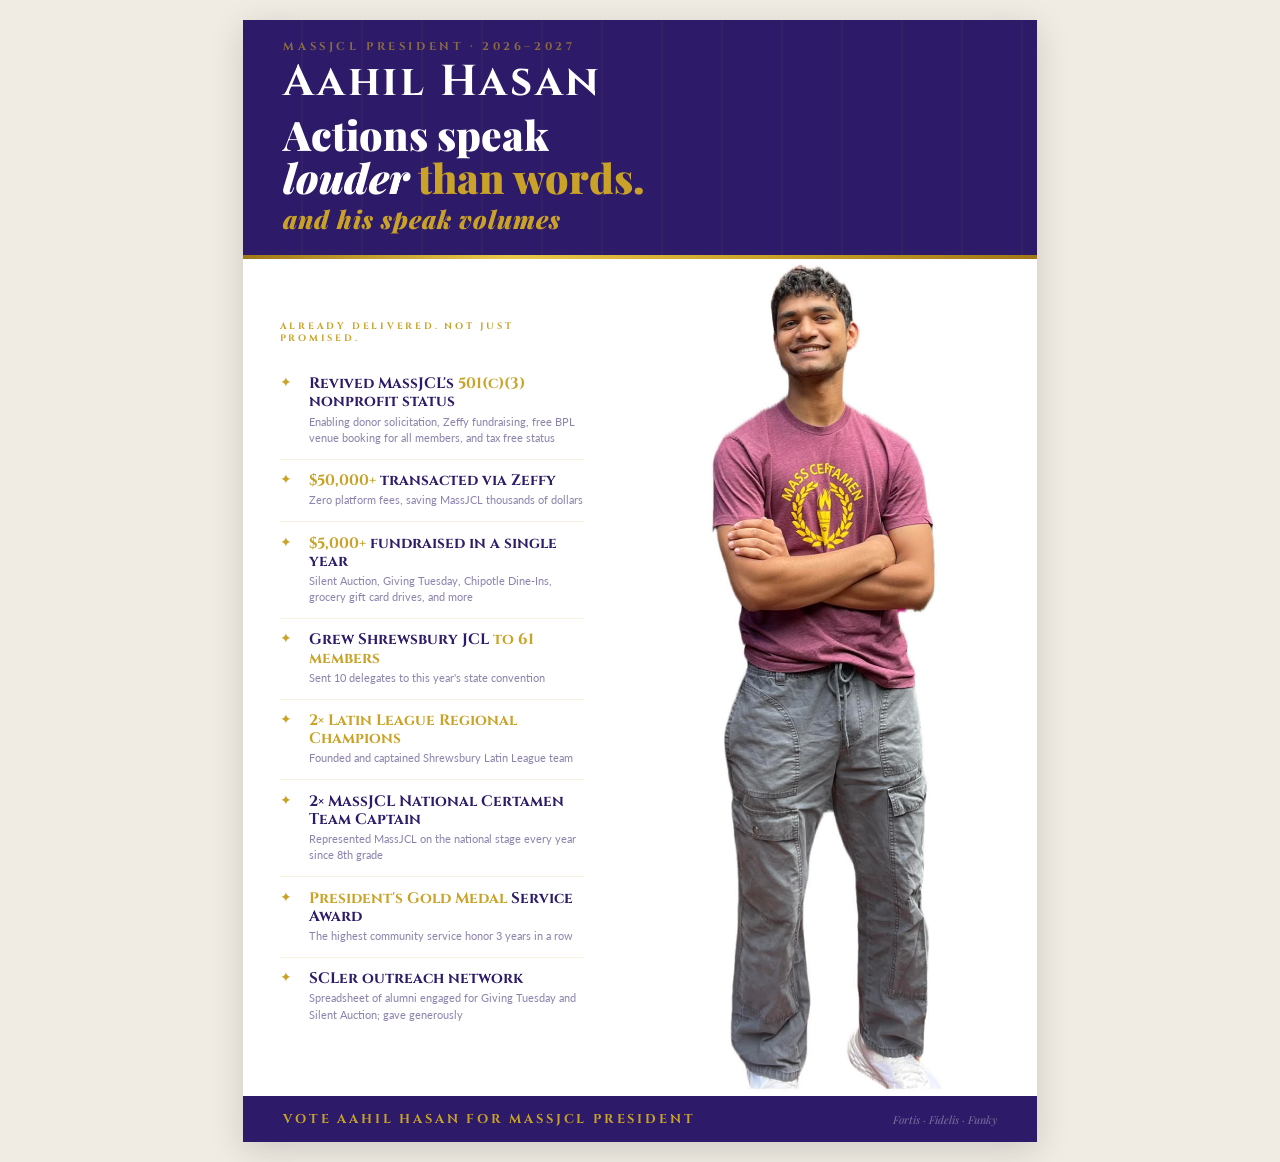
<file: actions-poster.html>
<!DOCTYPE html>
<html lang="en">
<head>
  <meta charset="UTF-8"/>
  <meta name="viewport" content="width=device-width,initial-scale=1.0"/>
  <title>Actions Speak — Aahil Hasan</title>
  <link href="https://fonts.googleapis.com/css2?family=Cinzel:wght@400;700;900&family=Playfair+Display:ital,wght@0,700;0,900;1,400&family=Lato:wght@300;400;700&display=swap" rel="stylesheet"/>
  <style>
    * { box-sizing: border-box; margin: 0; padding: 0; }
    body { background: #f0ece4; margin: 0; padding: 20px; }

    .poster {
      width: 8.27in;
      height: 11.69in;
      margin: 0 auto;
      background: #ffffff;
      overflow: hidden;
      display: flex;
      flex-direction: column;
      box-shadow: 0 8px 32px rgba(0,0,0,0.15);
      position: relative;
    }

    /* ── TOP HEADER ── */
    .header {
      background: #2d1b69;
      padding: 0.2in 0.42in 0.2in;
      flex-shrink: 0;
      position: relative;
      overflow: hidden;
    }
    .header::before {
      content: '';
      position: absolute;
      inset: 0;
      background-image: repeating-linear-gradient(
        90deg, transparent, transparent 58px,
        rgba(201,162,39,0.04) 58px, rgba(201,162,39,0.04) 60px
      );
      pointer-events: none;
    }
    .eyebrow {
      font-family: 'Cinzel', serif;
      font-size: 0.7rem;
      letter-spacing: 0.32em;
      text-transform: uppercase;
      color: rgba(201,162,39,0.6);
      font-weight: 700;
      display: block;
      margin-bottom: 0.06in;
      position: relative;
      z-index: 1;
    }
    .header-name {
      font-family: 'Cinzel', serif;
      font-size: 2.7rem;
      font-weight: 700;
      color: #ffffff;
      letter-spacing: 0.06em;
      display: block;
      margin-bottom: 0.08in;
      position: relative;
      z-index: 1;
      line-height: 1.05;
    }
    .headline-sm {
      font-family: 'Playfair Display', serif;
      font-size: 2.55rem;
      font-weight: 900;
      color: #ffffff;
      line-height: 1.05;
      display: block;
      margin-bottom: 0in;
      position: relative;
      z-index: 1;
    }
    .headline-lg {
      font-family: 'Playfair Display', serif;
      font-size: 2.55rem;
      font-weight: 900;
      color: #c9a227;
      line-height: 1.05;
      position: relative;
      z-index: 1;
      display: block;
    }
    .headline-lg em {
      font-style: italic;
      color: #ffffff;
    }

    /* Gold rule */
    .gold-rule {
      height: 4px;
      background: linear-gradient(90deg, #a07818, #e8c84a, #c9a227, #a07818);
      flex-shrink: 0;
    }

    /* ── MAIN BODY ── */
    .body {
      flex: 1;
      display: flex;
      min-height: 0;
    }

    /* Left: list */
    .list-side {
      width: 46%;
      flex-shrink: 0;
      display: flex;
      flex-direction: column;
      justify-content: center;
      padding: 0.22in 0.25in 0.22in 0.38in;
      border-right: none;
    }

    .list-label {
      font-family: 'Cinzel', serif;
      font-size: 0.58rem;
      letter-spacing: 0.3em;
      text-transform: uppercase;
      color: #c9a227;
      font-weight: 700;
      margin-bottom: 0.2in;
      display: block;
    }

    .deliver-item {
      display: flex;
      align-items: flex-start;
      gap: 0.18in;
      padding: 0.13in 0;
      border-bottom: 1px solid rgba(201,162,39,0.14);
    }
    .deliver-item:last-child { border-bottom: none; }

    .check {
      font-size: 0.85rem;
      color: #c9a227;
      flex-shrink: 0;
      margin-top: 0.01in;
      line-height: 1;
    }

    .deliver-text {
      flex: 1;
    }
    .deliver-stat {
      font-family: 'Cinzel', serif;
      font-size: 0.95rem;
      font-weight: 700;
      color: #2d1b69;
      display: block;
      line-height: 1.2;
    }
    .deliver-stat strong {
      color: #c9a227;
    }
    .deliver-desc {
      font-family: 'Lato', sans-serif;
      font-size: 0.68rem;
      color: rgba(45,27,105,0.55);
      display: block;
      margin-top: 0.02in;
      line-height: 1.5;
    }

    /* Right: image */
    .image-side {
      flex: 1;
      position: relative;
      overflow: hidden;
      display: flex;
      align-items: flex-end;
      justify-content: center;
    }
    .image-side img {
      position: absolute;
      bottom: 0;
      left: 50%;
      transform: translateX(-50%);
      height: 102%;
      width: auto;
      display: block;
    }

    /* ── FOOTER ── */
    .footer {
      flex-shrink: 0;
      background: #2d1b69;
      padding: 0.15in 0.42in;
      display: flex;
      align-items: center;
      justify-content: space-between;
    }
    .footer-name {
      font-family: 'Cinzel', serif;
      font-size: 0.8rem;
      letter-spacing: 0.22em;
      text-transform: uppercase;
      color: #c9a227;
      font-weight: 700;
    }
    .footer-tagline {
      font-family: 'Playfair Display', serif;
      font-size: 0.68rem;
      font-style: italic;
      color: rgba(255,255,255,0.38);
    }

    @media print {
      @page { size: A4; margin: 0; }
      body { margin: 0; padding: 0; background: #ffffff; }
      .poster { margin: 0; box-shadow: none; width: 100vw; height: 100vh; }
    }
  </style>
</head>
<body>
<div class="poster">

  <!-- HEADER -->
  <div class="header">
    <span class="eyebrow">MassJCL President · 2026–2027</span>
    <span class="header-name">Aahil Hasan</span>
    <span class="headline-sm">Actions speak</span>
    <span class="headline-lg"><em>louder</em> than words.</span>
    <span style="font-family:'Playfair Display',serif;font-size:1.55rem;font-weight:900;font-style:italic;color:#c9a227;display:block;margin-top:0.04in;position:relative;z-index:1;letter-spacing:0.04em;">and his speak volumes</span>
  </div>
  <div class="gold-rule"></div>

  <!-- BODY -->
  <div class="body">

    <!-- LIST SIDE -->
    <div class="list-side">
      <span class="list-label">Already delivered. Not just promised.</span>

      <div class="deliver-item">
        <span class="check">✦</span>
        <div class="deliver-text">
          <span class="deliver-stat">Revived MassJCL's <strong>501(c)(3)</strong> nonprofit status</span>
          <span class="deliver-desc">Enabling donor solicitation, Zeffy fundraising, free BPL venue booking for all members, and tax free status</span>
        </div>
      </div>

      <div class="deliver-item">
        <span class="check">✦</span>
        <div class="deliver-text">
          <span class="deliver-stat"><strong>$50,000+</strong> transacted via Zeffy</span>
          <span class="deliver-desc">Zero platform fees, saving MassJCL thousands of dollars</span>
        </div>
      </div>

      <div class="deliver-item">
        <span class="check">✦</span>
        <div class="deliver-text">
          <span class="deliver-stat"><strong>$5,000+</strong> fundraised in a single year</span>
          <span class="deliver-desc">Silent Auction, Giving Tuesday, Chipotle Dine-Ins, grocery gift card drives, and more</span>
        </div>
      </div>

      <div class="deliver-item">
        <span class="check">✦</span>
        <div class="deliver-text">
          <span class="deliver-stat">Grew Shrewsbury JCL <strong>to 61 members</strong></span>
          <span class="deliver-desc">Sent 10 delegates to this year's state convention</span>
        </div>
      </div>

      <div class="deliver-item">
        <span class="check">✦</span>
        <div class="deliver-text">
          <span class="deliver-stat"><strong>2× Latin League Regional Champions</strong></span>
          <span class="deliver-desc">Founded and captained Shrewsbury Latin League team</span>
        </div>
      </div>

      <div class="deliver-item">
        <span class="check">✦</span>
        <div class="deliver-text">
          <span class="deliver-stat">2× MassJCL National Certamen Team Captain</span>
          <span class="deliver-desc">Represented MassJCL on the national stage every year since 8th grade</span>
        </div>
      </div>

      <div class="deliver-item">
        <span class="check">✦</span>
        <div class="deliver-text">
          <span class="deliver-stat"><strong>President's Gold Medal</strong> Service Award</span>
          <span class="deliver-desc">The highest community service honor 3 years in a row</span>
        </div>
      </div>

      <div class="deliver-item">
        <span class="check">✦</span>
        <div class="deliver-text">
          <span class="deliver-stat">SCLer outreach network</span>
          <span class="deliver-desc">Spreadsheet of alumni engaged for Giving Tuesday and Silent Auction; gave generously</span>
        </div>
      </div>

    </div>

    <!-- IMAGE SIDE -->
    <div class="image-side">
      <img src="aahil clipped.png" alt="Aahil Hasan"/>
    </div>

  </div>

  <!-- FOOTER -->
  <div class="footer">
    <span class="footer-name">Vote Aahil Hasan for MassJCL President</span>
    <span class="footer-tagline">Fortis · Fidelis · Funky</span>
  </div>

</div>
</body>
</html>
</file>
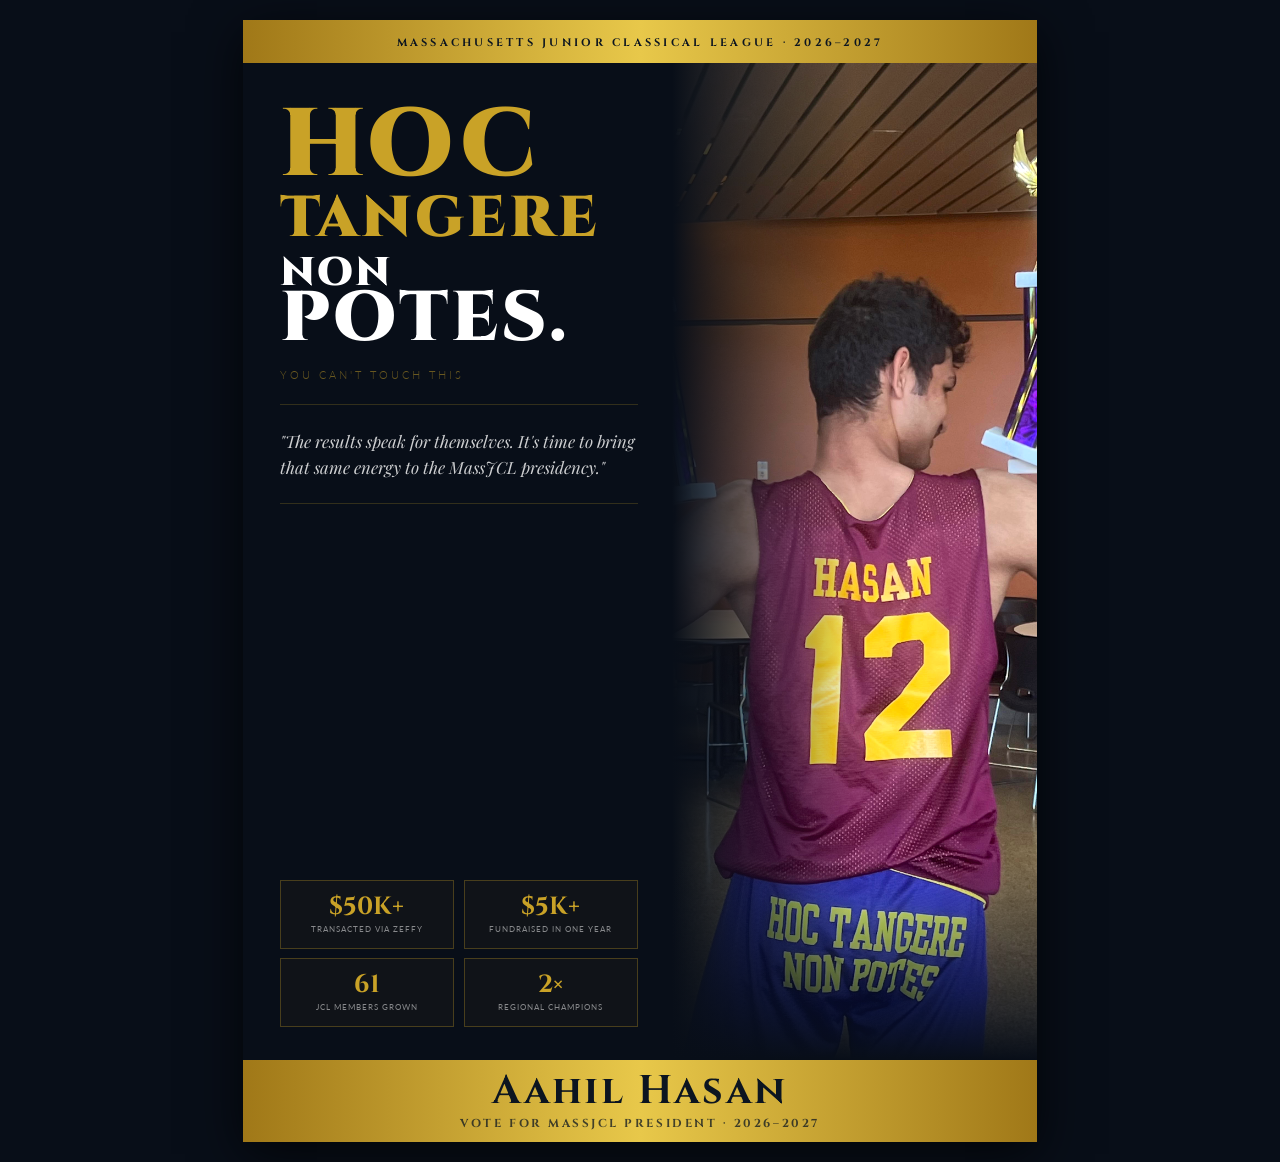
<file: fun-poster-1.html>
<!DOCTYPE html>
<html lang="en">
<head>
  <meta charset="UTF-8"/>
  <meta name="viewport" content="width=device-width,initial-scale=1.0"/>
  <title>Hoc Tangere Non Potes — Aahil Hasan</title>
  <link href="https://fonts.googleapis.com/css2?family=Cinzel:wght@400;600;700;900&family=Playfair+Display:ital,wght@0,400;0,900;1,400&family=Lato:wght@300;400;700&display=swap" rel="stylesheet"/>
  <style>
    * { box-sizing: border-box; margin: 0; padding: 0; }
    body { background: #080e18; margin: 0; padding: 0; }

    .poster {
      width: 8.27in;
      height: 11.69in;
      margin: 20px auto;
      background: #080e18;
      overflow: hidden;
      display: flex;
      flex-direction: column;
      box-shadow: 0 12px 48px rgba(0,0,0,0.7);
    }

    /* ── TOP GOLD BAR ── */
    .bar {
      background: linear-gradient(90deg, #a07818, #e8c84a, #a07818);
      padding: 0.13in 0.3in;
      text-align: center;
      flex-shrink: 0;
    }
    .bar-text {
      font-family: 'Cinzel', serif;
      font-size: 0.68rem;
      letter-spacing: 0.3em;
      color: #0c1520;
      text-transform: uppercase;
      font-weight: 700;
    }

    /* ── MAIN SPLIT ── */
    .main {
      flex: 1;
      display: flex;
      min-height: 0;
    }

    /* Left text side */
    .left {
      width: 54%;
      padding: 0.42in 0.35in 0.35in 0.38in;
      display: flex;
      flex-direction: column;
      justify-content: space-between;
    }

    /* Right image side */
    .right {
      width: 46%;
      position: relative;
      overflow: hidden;
    }
    .right img {
      width: 100%;
      height: 100%;
      object-fit: cover;
      object-position: center top;
      display: block;
      filter: contrast(1.05) saturate(1.1);
    }
    .right::before {
      content: '';
      position: absolute;
      inset: 0 auto 0 0;
      width: 50%;
      background: linear-gradient(to right, #080e18 0%, transparent 100%);
      z-index: 1;
    }
    .right::after {
      content: '';
      position: absolute;
      inset: auto 0 0 0;
      height: 20%;
      background: linear-gradient(to top, #080e18 0%, transparent 100%);
      z-index: 1;
    }

    /* ── LATIN HERO TEXT ── */
    .latin-stack { margin-bottom: 0.05in; }
    .word {
      font-family: 'Cinzel', serif;
      font-weight: 900;
      text-transform: uppercase;
      display: block;
      line-height: 0.9;
    }
    .w-hoc     { font-size: 6rem;   color: #c9a227; letter-spacing: 0.04em; }
    .w-tangere { font-size: 3.6rem; color: #c9a227; letter-spacing: 0.06em; margin-top: 0.04in; }
    .w-non     { font-size: 2.5rem; color: #ffffff; letter-spacing: 0.08em; margin-top: 0.1in; }
    .w-potes   { font-size: 4.4rem; color: #ffffff; letter-spacing: 0.04em; margin-top: -0.04in; }

    .translation {
      font-family: 'Lato', sans-serif;
      font-size: 0.68rem;
      color: rgba(201,162,39,0.5);
      letter-spacing: 0.28em;
      text-transform: uppercase;
      font-weight: 300;
      margin-top: 0.18in;
    }

    .rule {
      width: 100%;
      height: 1px;
      background: rgba(201,162,39,0.22);
      margin: 0.24in 0;
    }

    .tagline {
      font-family: 'Playfair Display', serif;
      font-size: 1.05rem;
      color: rgba(255,255,255,0.8);
      font-style: italic;
      line-height: 1.55;
    }

    /* ── STATS ── */
    .stats {
      display: grid;
      grid-template-columns: repeat(2, 1fr);
      gap: 0.1in;
    }
    .stat {
      border: 1px solid rgba(201,162,39,0.3);
      padding: 0.14in 0.1in;
      text-align: center;
      background: rgba(201,162,39,0.04);
    }
    .stat-n {
      font-family: 'Cinzel', serif;
      font-size: 1.55rem;
      color: #c9a227;
      font-weight: 700;
      display: block;
      line-height: 1;
    }
    .stat-l {
      font-family: 'Lato', sans-serif;
      font-size: 0.52rem;
      color: rgba(255,255,255,0.5);
      letter-spacing: 0.12em;
      text-transform: uppercase;
      display: block;
      margin-top: 0.05in;
    }

    /* ── BOTTOM GOLD BAR ── */
    .bottom-bar {
      background: linear-gradient(90deg, #a07818, #e8c84a, #a07818);
      padding: 0.1in 0.3in 0.12in;
      text-align: center;
      flex-shrink: 0;
    }
    .bottom-bar-name {
      font-family: 'Cinzel', serif;
      font-size: 2.5rem;
      font-weight: 700;
      color: #0c1520;
      letter-spacing: 0.06em;
      display: block;
      line-height: 1.05;
    }
    .bottom-bar-text {
      font-family: 'Cinzel', serif;
      font-size: 0.72rem;
      letter-spacing: 0.22em;
      color: rgba(12,21,32,0.75);
      text-transform: uppercase;
      font-weight: 700;
      display: block;
      margin-top: 0.04in;
    }

    @media print {
      @page { size: A4; margin: 0; }
      body { margin: 0; padding: 0; background: #080e18; }
      .poster { margin: 0; box-shadow: none; width: 100vw; height: 100vh; }
    }
  </style>
</head>
<body>
  <div class="poster">

    <div class="bar">
      <span class="bar-text">Massachusetts Junior Classical League · 2026–2027</span>
    </div>

    <div class="main">
      <div class="left">
        <div>
          <div class="latin-stack">
            <span class="word w-hoc">HOC</span>
            <span class="word w-tangere">TANGERE</span>
            <span class="word w-non">NON</span>
            <span class="word w-potes">POTES.</span>
          </div>
          <div class="translation">You Can't Touch This</div>
          <div class="rule"></div>
          <p class="tagline">"The results speak for themselves. It's time to bring that same energy to the MassJCL presidency."</p>
          <div class="rule"></div>
        </div>

        <div class="stats">
          <div class="stat">
            <span class="stat-n">$50K+</span>
            <span class="stat-l">Transacted via Zeffy</span>
          </div>
          <div class="stat">
            <span class="stat-n">$5K+</span>
            <span class="stat-l">Fundraised in one year</span>
          </div>
          <div class="stat">
            <span class="stat-n">61</span>
            <span class="stat-l">JCL Members grown</span>
          </div>
          <div class="stat">
            <span class="stat-n">2×</span>
            <span class="stat-l">Regional Champions</span>
          </div>
        </div>
      </div>

      <div class="right">
        <img src="behind.jpg" alt="Aahil Hasan holding trophies"/>
      </div>
    </div>

    <div class="bottom-bar">
      <span class="bottom-bar-name">Aahil Hasan</span>
      <span class="bottom-bar-text">Vote for MassJCL President · 2026–2027</span>
    </div>

  </div>
</body>
</html>
</file>
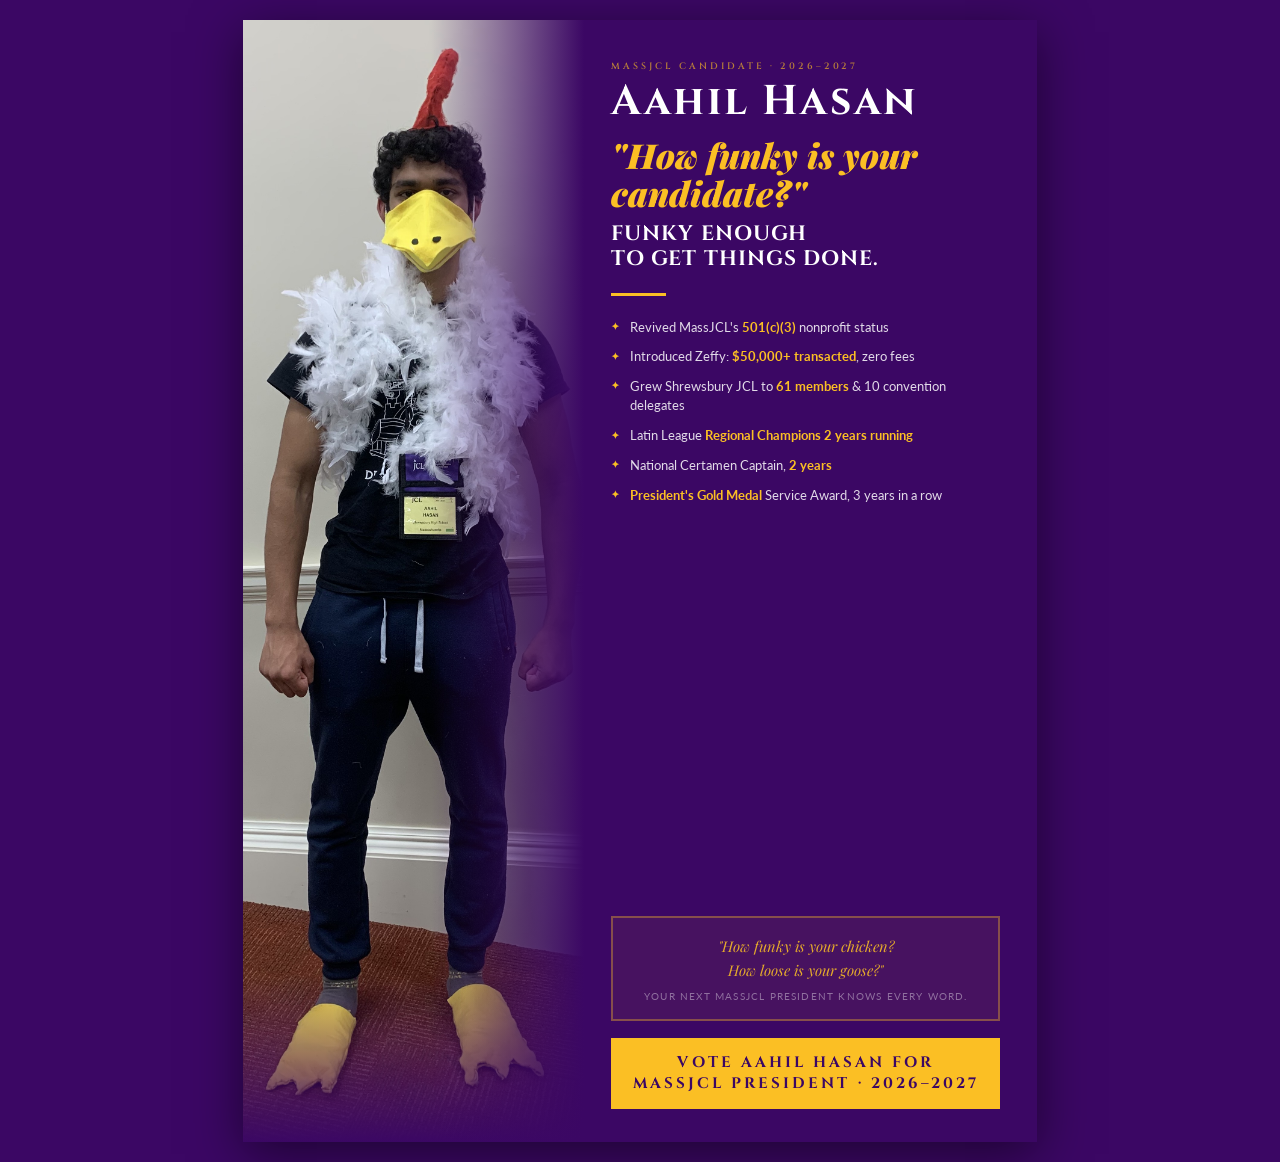
<file: fun-poster-2.html>
<!DOCTYPE html>
<html lang="en">
<head>
  <meta charset="UTF-8"/>
  <meta name="viewport" content="width=device-width,initial-scale=1.0"/>
  <title>Funky Chicken for President — Aahil Hasan</title>
  <link href="https://fonts.googleapis.com/css2?family=Cinzel:wght@400;600;700;900&family=Playfair+Display:ital,wght@0,400;0,700;0,900;1,700;1,900&family=Lato:wght@300;400;700;900&display=swap" rel="stylesheet"/>
  <style>
    * { box-sizing: border-box; margin: 0; padding: 0; }
    body { background: #3b0764; margin: 0; padding: 0; }

    .poster {
      width: 8.27in;
      height: 11.69in;
      margin: 20px auto;
      overflow: hidden;
      display: flex;
      box-shadow: 0 12px 48px rgba(0,0,0,0.5);
    }

    /* ── LEFT: CHICKEN IMAGE ── */
    .img-side {
      width: 43%;
      position: relative;
      overflow: hidden;
      flex-shrink: 0;
      background: #1a0030;
    }
    .img-side img {
      width: 100%;
      height: 100%;
      object-fit: cover;
      object-position: center top;
      display: block;
    }
    /* Fade right edge into purple bg */
    .img-side::after {
      content: '';
      position: absolute;
      inset: 0 0 0 auto;
      width: 45%;
      background: linear-gradient(to left, #3b0764 0%, transparent 100%);
      z-index: 1;
    }
    /* Bottom vignette */
    .img-side::before {
      content: '';
      position: absolute;
      inset: auto 0 0 0;
      height: 15%;
      background: linear-gradient(to top, #3b0764 0%, transparent 100%);
      z-index: 1;
    }

    /* ── RIGHT: TEXT ── */
    .text-side {
      flex: 1;
      background: #3b0764;
      padding: 0.42in 0.38in 0.35in 0.28in;
      display: flex;
      flex-direction: column;
      justify-content: space-between;
    }

    .eyebrow {
      font-family: 'Cinzel', serif;
      font-size: 0.58rem;
      letter-spacing: 0.32em;
      color: rgba(251,191,36,0.65);
      text-transform: uppercase;
      font-weight: 600;
      margin-bottom: 0.08in;
    }

    .candidate-name {
      font-family: 'Cinzel', serif;
      font-size: 2.6rem;
      font-weight: 700;
      color: #ffffff;
      letter-spacing: 0.06em;
      display: block;
      margin-bottom: 0.14in;
      line-height: 1.05;
    }

    .headline {
      font-family: 'Playfair Display', serif;
      font-size: 2.15rem;
      font-weight: 900;
      font-style: italic;
      color: #fbbf24;
      line-height: 1.1;
      margin-bottom: 0.1in;
    }

    .sub-headline {
      font-family: 'Cinzel', serif;
      font-size: 1.3rem;
      color: #ffffff;
      font-weight: 700;
      text-transform: uppercase;
      letter-spacing: 0.05em;
      line-height: 1.2;
    }

    .gold-rule {
      width: 55px;
      height: 3px;
      background: #fbbf24;
      margin: 0.22in 0;
    }

    .point-list {
      list-style: none;
      display: flex;
      flex-direction: column;
      gap: 0.11in;
    }
    .point {
      display: flex;
      align-items: flex-start;
      gap: 0.11in;
    }
    .point-marker {
      color: #fbbf24;
      font-size: 0.65rem;
      flex-shrink: 0;
      margin-top: 0.025in;
      font-weight: 700;
    }
    .point-text {
      font-family: 'Lato', sans-serif;
      font-size: 0.83rem;
      color: rgba(255,255,255,0.85);
      line-height: 1.45;
    }
    .point-text strong { color: #fbbf24; }

    /* ── CHANT BOX ── */
    .chant-box {
      border: 2px solid rgba(251,191,36,0.35);
      padding: 0.17in 0.18in;
      text-align: center;
      background: rgba(251,191,36,0.06);
      margin-bottom: 0.18in;
    }
    .chant-line {
      font-family: 'Playfair Display', serif;
      font-size: 0.92rem;
      color: rgba(251,191,36,0.88);
      font-style: italic;
      line-height: 1.65;
      display: block;
    }
    .chant-note {
      font-family: 'Lato', sans-serif;
      font-size: 0.62rem;
      color: rgba(255,255,255,0.4);
      letter-spacing: 0.12em;
      text-transform: uppercase;
      display: block;
      margin-top: 0.08in;
    }

    /* ── VOTE BAR ── */
    .vote-bar {
      background: #fbbf24;
      padding: 0.15in 0.18in;
      text-align: center;
    }
    .vote-text {
      font-family: 'Cinzel', serif;
      font-size: 0.95rem;
      letter-spacing: 0.2em;
      color: #3b0764;
      text-transform: uppercase;
      font-weight: 700;
    }

    @media print {
      @page { size: A4; margin: 0; }
      body { margin: 0; padding: 0; background: #3b0764; }
      .poster { margin: 0; box-shadow: none; width: 100vw; height: 100vh; }
    }
  </style>
</head>
<body>
  <div class="poster">

    <div class="img-side">
      <img src="chicken.jpeg" alt="Aahil Hasan in chicken costume"/>
    </div>

    <div class="text-side">
      <div>
        <div class="eyebrow">MassJCL Candidate · 2026–2027</div>
        <span class="candidate-name">Aahil Hasan</span>
        <h1 class="headline">"How funky is your candidate?"</h1>
        <div class="sub-headline">Funky enough<br/>to get things done.</div>
        <div class="gold-rule"></div>

        <ul class="point-list">
          <li class="point">
            <span class="point-marker">✦</span>
            <span class="point-text">Revived MassJCL's <strong>501(c)(3)</strong> nonprofit status</span>
          </li>
          <li class="point">
            <span class="point-marker">✦</span>
            <span class="point-text">Introduced Zeffy: <strong>$50,000+ transacted</strong>, zero fees</span>
          </li>
          <li class="point">
            <span class="point-marker">✦</span>
            <span class="point-text">Grew Shrewsbury JCL to <strong>61 members</strong> &amp; 10 convention delegates</span>
          </li>
          <li class="point">
            <span class="point-marker">✦</span>
            <span class="point-text">Latin League <strong>Regional Champions 2 years running</strong></span>
          </li>
          <li class="point">
            <span class="point-marker">✦</span>
            <span class="point-text">National Certamen Captain, <strong>2 years</strong></span>
          </li>
          <li class="point">
            <span class="point-marker">✦</span>
            <span class="point-text"><strong>President's Gold Medal</strong> Service Award, 3 years in a row</span>
          </li>
        </ul>
      </div>

      <div>
        <div class="chant-box">
          <span class="chant-line">"How funky is your chicken?</span>
          <span class="chant-line">How loose is your goose?"</span>
          <span class="chant-note">Your next MassJCL President knows every word.</span>
        </div>
        <div class="vote-bar">
          <span class="vote-text">Vote Aahil Hasan for MassJCL President · 2026–2027</span>
        </div>
      </div>
    </div>

  </div>
</body>
</html>
</file>
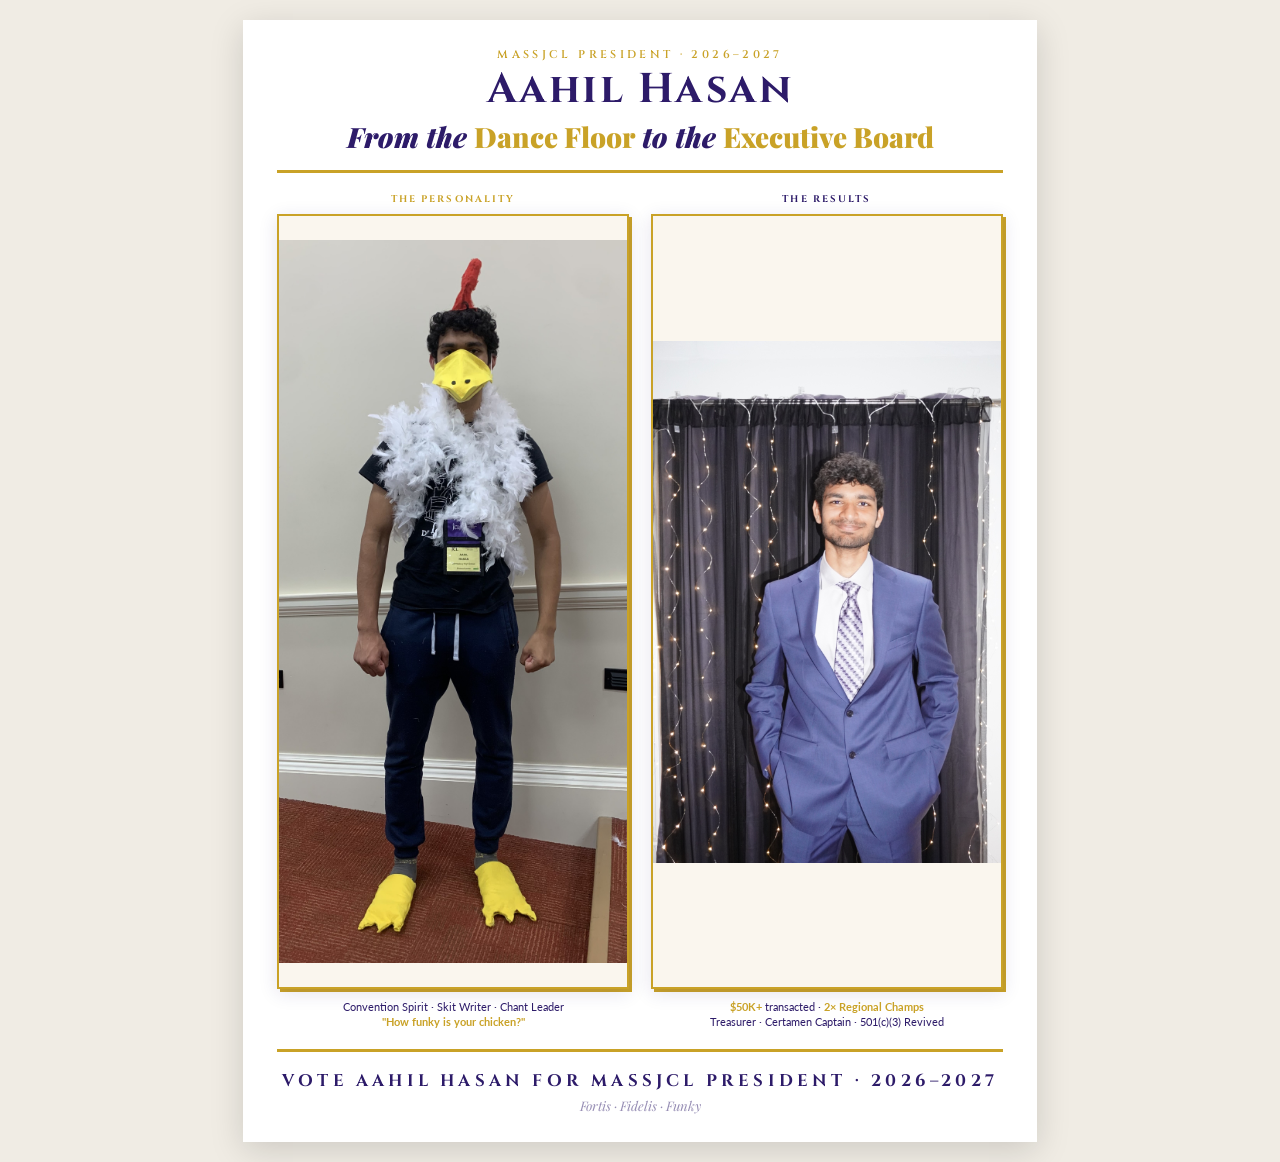
<file: fun-poster-3.html>
<!DOCTYPE html>
<html lang="en">
<head>
  <meta charset="UTF-8"/>
  <meta name="viewport" content="width=device-width,initial-scale=1.0"/>
  <title>Dance Floor to Executive Board — Aahil Hasan</title>
  <link href="https://fonts.googleapis.com/css2?family=Cinzel:wght@400;600;700;900&family=Playfair+Display:ital,wght@0,400;0,700;0,900;1,900&family=Lato:wght@300;400;700&display=swap" rel="stylesheet"/>
  <style>
    * { box-sizing: border-box; margin: 0; padding: 0; }
    body { background: #f0ece4; margin: 0; padding: 0; }

    .poster {
      width: 8.27in;
      height: 11.69in;
      margin: 20px auto;
      background: #ffffff;
      overflow: hidden;
      display: flex;
      flex-direction: column;
      padding: 0.28in 0.35in;
      box-shadow: 0 8px 32px rgba(0,0,0,0.15);
    }

    /* ── TOP HEADLINE ── */
    .headline-section {
      text-align: center;
      flex-shrink: 0;
      padding-bottom: 0.18in;
      border-bottom: 3px solid #c9a227;
      margin-bottom: 0.2in;
    }

    .eyebrow {
      font-family: 'Cinzel', serif;
      font-size: 0.7rem;
      letter-spacing: 0.3em;
      color: #c9a227;
      text-transform: uppercase;
      font-weight: 600;
      display: block;
      margin-bottom: 0.06in;
    }

    .header-name {
      font-family: 'Cinzel', serif;
      font-size: 2.6rem;
      font-weight: 700;
      color: #2d1b69;
      letter-spacing: 0.06em;
      display: block;
      margin-bottom: 0.1in;
      line-height: 1.05;
    }

    .headline {
      font-family: 'Playfair Display', serif;
      font-size: 1.75rem;
      font-weight: 900;
      font-style: italic;
      color: #2d1b69;
      line-height: 1.15;
    }
    .headline em { color: #c9a227; font-style: normal; }

    /* ── IMAGE ROW ── */
    .images-row {
      flex: 1;
      display: flex;
      gap: 0.22in;
      min-height: 0;
    }

    /* Each image column */
    .img-col {
      flex: 1;
      display: flex;
      flex-direction: column;
      min-height: 0;
    }

    .img-label {
      font-family: 'Cinzel', serif;
      font-size: 0.6rem;
      letter-spacing: 0.22em;
      text-transform: uppercase;
      font-weight: 700;
      text-align: center;
      padding-bottom: 0.09in;
      flex-shrink: 0;
    }
    .img-label-left  { color: #c9a227; }
    .img-label-right { color: #2d1b69; }

    .img-frame {
      flex: 1;
      display: flex;
      align-items: center;
      justify-content: center;
      min-height: 0;
      overflow: hidden;
      border: 2px solid #c9a227;
      box-shadow: 0 4px 18px rgba(45,27,105,0.12), 3px 3px 0 #c9a227;
      background: #faf6ee;
    }

    .img-frame img {
      max-width: 100%;
      max-height: 100%;
      width: auto;
      height: auto;
      display: block;
    }

    /* Caption below each image */
    .img-caption {
      flex-shrink: 0;
      text-align: center;
      padding-top: 0.1in;
    }
    .img-caption-main {
      font-family: 'Lato', sans-serif;
      font-size: 0.68rem;
      color: #2d1b69;
      line-height: 1.45;
      display: block;
    }
    .img-caption-main strong { color: #c9a227; }

    /* ── BOTTOM SECTION ── */
    .bottom-section {
      flex-shrink: 0;
      text-align: center;
      padding-top: 0.18in;
      border-top: 3px solid #c9a227;
      margin-top: 0.2in;
    }

    .vote-call {
      font-family: 'Cinzel', serif;
      font-size: 1.05rem;
      letter-spacing: 0.25em;
      color: #2d1b69;
      text-transform: uppercase;
      font-weight: 700;
      display: block;
      margin-bottom: 0.06in;
    }

    .vote-sub {
      font-family: 'Playfair Display', serif;
      font-size: 0.82rem;
      font-style: italic;
      color: rgba(45,27,105,0.5);
    }

    @media print {
      @page { size: A4; margin: 0; }
      body { margin: 0; padding: 0; background: #ffffff; }
      .poster { margin: 0; box-shadow: none; width: 100vw; height: 100vh; }
    }
  </style>
</head>
<body>
  <div class="poster">

    <!-- HEADLINE -->
    <div class="headline-section">
      <span class="eyebrow">MassJCL President · 2026–2027</span>
      <span class="header-name">Aahil Hasan</span>
      <div class="headline">
        From the <em>Dance Floor</em> to the <em>Executive Board</em>
      </div>
    </div>

    <!-- IMAGES -->
    <div class="images-row">

      <div class="img-col">
        <div class="img-label img-label-left">The Personality</div>
        <div class="img-frame">
          <img src="chicken.jpeg" alt="Aahil Hasan in chicken costume"/>
        </div>
        <div class="img-caption">
          <span class="img-caption-main">
            Convention Spirit · Skit Writer · Chant Leader<br/>
            <strong>"How funky is your chicken?"</strong>
          </span>
        </div>
      </div>

      <div class="img-col">
        <div class="img-label img-label-right">The Results</div>
        <div class="img-frame">
          <img src="Aahil-prom.jpeg" alt="Aahil Hasan at prom"/>
        </div>
        <div class="img-caption">
          <span class="img-caption-main">
            <strong>$50K+</strong> transacted · <strong>2× Regional Champs</strong><br/>
            Treasurer · Certamen Captain · 501(c)(3) Revived
          </span>
        </div>
      </div>

    </div>

    <!-- BOTTOM -->
    <div class="bottom-section">
      <span class="vote-call">Vote Aahil Hasan for MassJCL President · 2026–2027</span>
      <span class="vote-sub">Fortis · Fidelis · Funky</span>
    </div>

  </div>
</body>
</html>
</file>
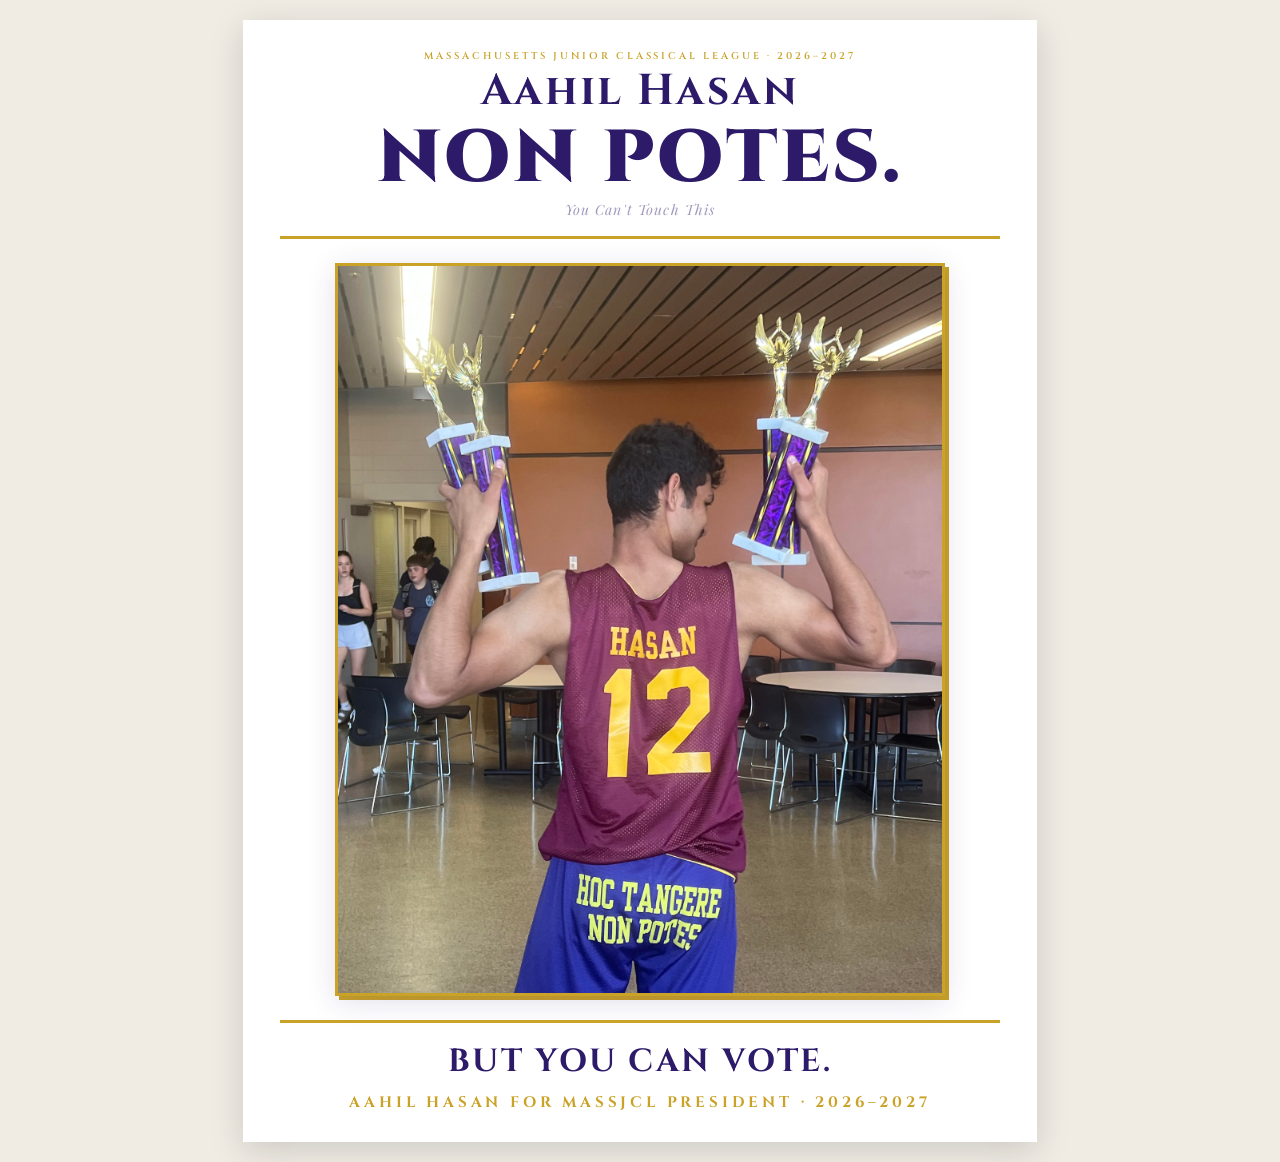
<file: fun-poster-4.html>
<!DOCTYPE html>
<html lang="en">
<head>
  <meta charset="UTF-8"/>
  <meta name="viewport" content="width=device-width,initial-scale=1.0"/>
  <title>Non Potes. But You Can Vote. — Aahil Hasan</title>
  <link href="https://fonts.googleapis.com/css2?family=Cinzel:wght@400;700;900&family=Playfair+Display:ital,wght@0,400;0,900;1,400&family=Lato:wght@300;400;700&display=swap" rel="stylesheet"/>
  <style>
    * { box-sizing: border-box; margin: 0; padding: 0; }
    body { background: #f0ece4; margin: 0; padding: 0; }

    .poster {
      width: 8.27in;
      height: 11.69in;
      margin: 20px auto;
      background: #ffffff;
      overflow: hidden;
      display: flex;
      flex-direction: column;
      align-items: center;
      padding: 0.3in 0.38in;
      box-shadow: 0 8px 32px rgba(0,0,0,0.15);
    }

    /* ── TOP TEXT SECTION ── */
    .top-section {
      width: 100%;
      text-align: center;
      flex-shrink: 0;
      padding-bottom: 0.18in;
      border-bottom: 3px solid #c9a227;
      margin-bottom: 0.2in;
    }

    .massjcl-tag {
      font-family: 'Cinzel', serif;
      font-size: 0.62rem;
      letter-spacing: 0.3em;
      color: #c9a227;
      text-transform: uppercase;
      font-weight: 600;
      display: block;
      margin-bottom: 0.06in;
    }

    .candidate-name {
      font-family: 'Cinzel', serif;
      font-size: 2.7rem;
      font-weight: 700;
      color: #2d1b69;
      letter-spacing: 0.06em;
      display: block;
      margin-bottom: 0.1in;
      line-height: 1.05;
    }

    .non-potes {
      font-family: 'Cinzel', serif;
      font-size: 4.6rem;
      font-weight: 900;
      color: #2d1b69;
      letter-spacing: 0.04em;
      text-transform: uppercase;
      line-height: 0.95;
      display: block;
    }

    .translation {
      font-family: 'Playfair Display', serif;
      font-size: 0.88rem;
      font-style: italic;
      color: rgba(45,27,105,0.45);
      display: block;
      margin-top: 0.07in;
      letter-spacing: 0.08em;
    }

    /* ── IMAGE ── */
    .image-frame {
      flex: 1;
      display: flex;
      align-items: center;
      justify-content: center;
      min-height: 0;
      padding: 0.05in;
    }

    .image-frame img {
      max-width: 100%;
      max-height: 100%;
      width: auto;
      height: auto;
      display: block;
      border: 3px solid #c9a227;
      box-shadow: 0 6px 28px rgba(45,27,105,0.14), 4px 4px 0 #c9a227;
    }

    /* ── BOTTOM TEXT SECTION ── */
    .bottom-section {
      width: 100%;
      text-align: center;
      flex-shrink: 0;
      padding-top: 0.18in;
      border-top: 3px solid #c9a227;
      margin-top: 0.2in;
    }

    .but-vote {
      font-family: 'Cinzel', serif;
      font-size: 2.0rem;
      font-weight: 700;
      color: #2d1b69;
      text-transform: uppercase;
      letter-spacing: 0.08em;
      display: block;
      margin-bottom: 0.1in;
    }

    .vote-call {
      font-family: 'Cinzel', serif;
      font-size: 0.95rem;
      letter-spacing: 0.25em;
      color: #c9a227;
      text-transform: uppercase;
      font-weight: 700;
    }

    @media print {
      @page { size: A4; margin: 0; }
      body { margin: 0; padding: 0; background: #ffffff; }
      .poster { margin: 0; box-shadow: none; width: 100vw; height: 100vh; }
    }
  </style>
</head>
<body>
  <div class="poster">

    <div class="top-section">
      <span class="massjcl-tag">Massachusetts Junior Classical League · 2026–2027</span>
      <span class="candidate-name">Aahil Hasan</span>
      <span class="non-potes">NON POTES.</span>
      <span class="translation">You Can't Touch This</span>
    </div>

    <div class="image-frame">
      <img src="behind.jpg" alt="Aahil Hasan holding trophies — HOC TANGERE NON POTES shorts"/>
    </div>

    <div class="bottom-section">
      <span class="but-vote">But you can vote.</span>
      <span class="vote-call">Aahil Hasan for MassJCL President · 2026–2027</span>
    </div>

  </div>
</body>
</html>
</file>
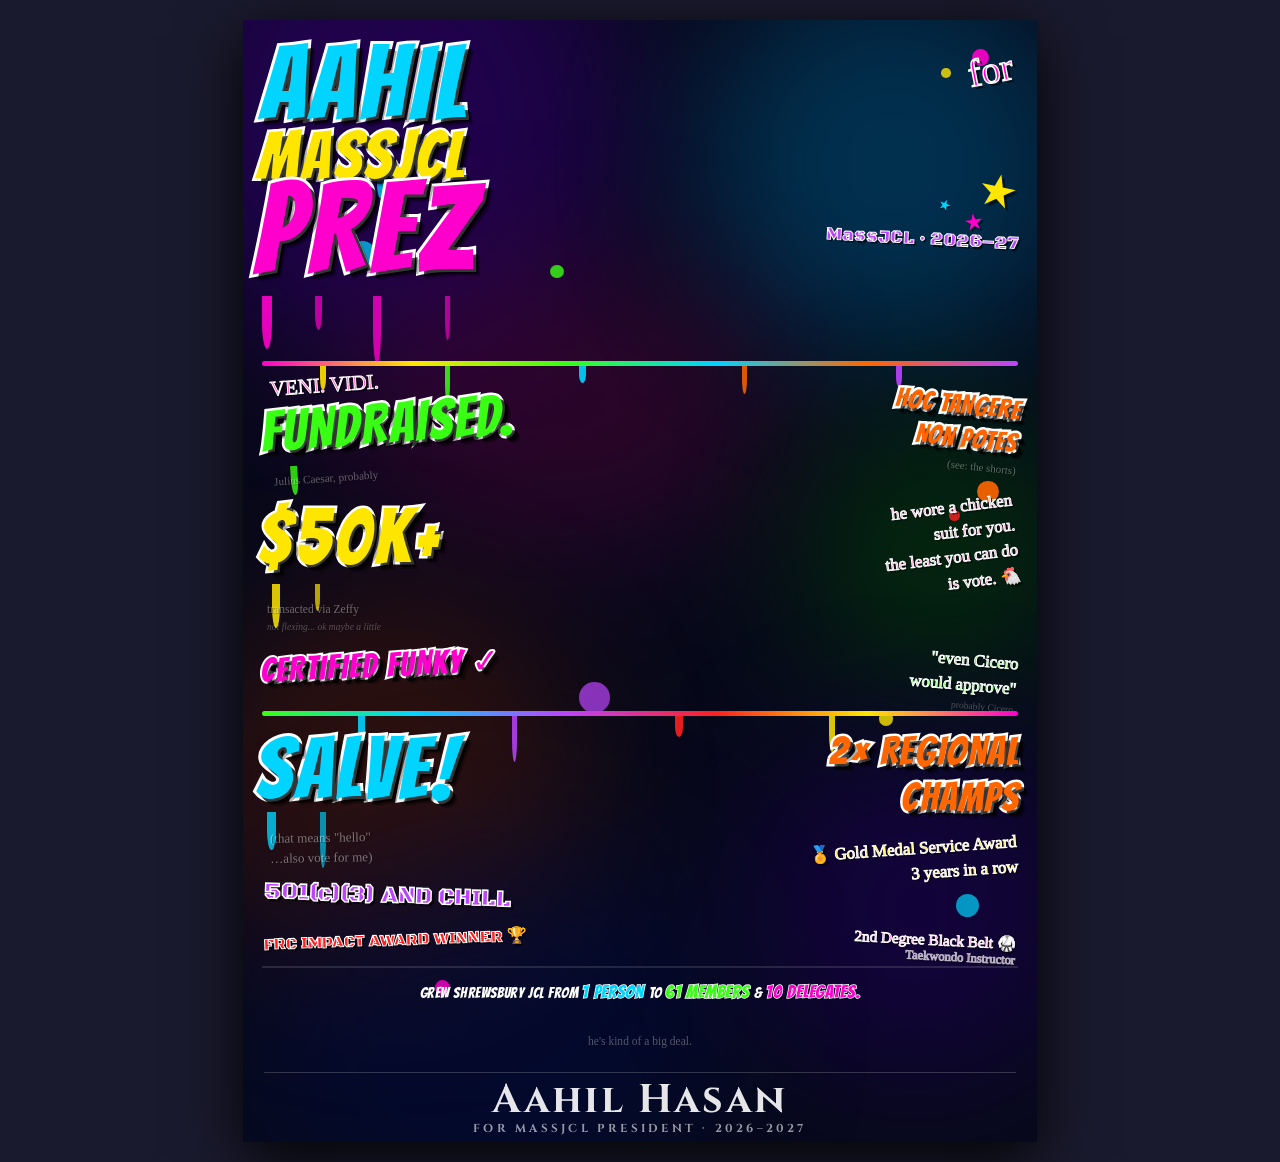
<file: fun-poster-5.html>
<!DOCTYPE html>
<html lang="en">
<head>
  <meta charset="UTF-8"/>
  <meta name="viewport" content="width=device-width,initial-scale=1.0"/>
  <title>Aahil for Prez — Graffiti</title>
  <link href="https://fonts.googleapis.com/css2?family=Bangers&family=Permanent+Marker&family=Black+Ops+One&family=Cinzel:wght@700&display=swap" rel="stylesheet"/>
  <style>
    * { box-sizing: border-box; margin: 0; padding: 0; }
    body { background: #1a1a2e; margin: 0; padding: 20px; }

    .poster {
      width: 8.27in;
      height: 11.69in;
      margin: 0 auto;
      background: #07091a;
      position: relative;
      overflow: hidden;
      box-shadow: 0 16px 60px rgba(0,0,0,0.9);
    }

    /* ── BACKGROUND COLOR BLOBS (like spray paint zones) ── */
    .blob {
      position: absolute;
      border-radius: 50%;
      filter: blur(70px);
      pointer-events: none;
      z-index: 0;
    }

    /* ── ALL TEXT SITS ABOVE ── */
    .t {
      position: absolute;
      z-index: 2;
      line-height: 1;
    }

    /* ── FONTS ── */
    .bang  { font-family: 'Bangers', cursive; letter-spacing: 0.04em; }
    .mark  { font-family: 'Permanent Marker', cursive; }
    .ops   { font-family: 'Black Ops One', cursive; }
    .cinz  { font-family: 'Cinzel', serif; }

    /*
      BUBBLE LETTER TECHNIQUE:
      color = fill, -webkit-text-stroke = outline, text-shadow = depth
      paint-order: stroke fill keeps fill visible under thick stroke
    */
    .tag {
      paint-order: stroke fill;
      text-shadow: 5px 5px 0 rgba(0,0,0,0.7), 7px 7px 0 rgba(0,0,0,0.3);
    }

    /* Stroke thicknesses */
    .str-w4 { -webkit-text-stroke: 4px #ffffff; }
    .str-w5 { -webkit-text-stroke: 5px #ffffff; }
    .str-w6 { -webkit-text-stroke: 6px #ffffff; }
    .str-blk { -webkit-text-stroke: 3px #000000; }

    /* Fill colors */
    .fcyan  { color: #00d4ff; }
    .fmag   { color: #ff00cc; }
    .fyel   { color: #ffe600; }
    .fgrn   { color: #39ff14; }
    .forg   { color: #ff6600; }
    .fred   { color: #ff2020; }
    .fpur   { color: #bb44ff; }
    .fwht   { color: #ffffff; }
    .fpnk   { color: #ff66bb; }

    /* Small asides — marker style, no heavy stroke */
    .aside {
      font-family: 'Permanent Marker', cursive;
      color: rgba(255,255,255,0.7);
      text-shadow: 1px 1px 0 rgba(0,0,0,0.5);
    }

    /* ── PAINT DRIP ── */
    .drip {
      position: absolute;
      border-radius: 0 0 50% 50%;
      z-index: 1;
    }

    /* ── DECORATIVE CIRCLE DOTS ── */
    .dot {
      position: absolute;
      border-radius: 50%;
      z-index: 1;
    }

    /* ── DIVIDER BARS ── */
    .bar {
      position: absolute;
      left: 0.2in;
      right: 0.2in;
      height: 5px;
      border-radius: 3px;
      z-index: 2;
    }
  </style>
</head>
<body>
<div class="poster">

  <!-- ═══════════════════════════════ -->
  <!--   BACKGROUND BLOBS             -->
  <!-- ═══════════════════════════════ -->
  <div class="blob" style="width:5in;height:5in;background:#2a0060;top:-1.5in;left:-1in;opacity:0.7;"></div>
  <div class="blob" style="width:4in;height:4in;background:#003a5c;top:-0.5in;right:-0.5in;opacity:0.8;"></div>
  <div class="blob" style="width:4.5in;height:3in;background:#600040;top:2.5in;left:1in;opacity:0.4;"></div>
  <div class="blob" style="width:3in;height:3in;background:#004a00;top:4in;right:-0.5in;opacity:0.45;"></div>
  <div class="blob" style="width:4in;height:4in;background:#5a1a00;top:6in;left:-0.5in;opacity:0.45;"></div>
  <div class="blob" style="width:3.5in;height:3.5in;background:#1a0050;top:7.5in;right:-0.5in;opacity:0.6;"></div>
  <div class="blob" style="width:5in;height:4in;background:#000a40;top:8.5in;left:0;opacity:0.5;"></div>

  <!-- ═══════════════════════════════ -->
  <!--   DECORATIVE DOTS & CIRCLES    -->
  <!-- ═══════════════════════════════ -->
  <div class="dot" style="width:0.18in;height:0.18in;background:#ff00cc;top:0.3in;right:0.5in;opacity:0.9;"></div>
  <div class="dot" style="width:0.1in;height:0.1in;background:#ffe600;top:0.5in;right:0.9in;opacity:0.8;"></div>
  <div class="dot" style="width:0.28in;height:0.28in;background:#00d4ff;top:2.3in;left:1.1in;opacity:0.7;"></div>
  <div class="dot" style="width:0.14in;height:0.14in;background:#39ff14;top:2.55in;left:3.2in;opacity:0.8;"></div>
  <div class="dot" style="width:0.22in;height:0.22in;background:#ff6600;top:4.8in;right:0.4in;opacity:0.9;"></div>
  <div class="dot" style="width:0.12in;height:0.12in;background:#ff2020;top:5.1in;right:0.8in;opacity:0.8;"></div>
  <div class="dot" style="width:0.32in;height:0.32in;background:#bb44ff;top:6.9in;left:3.5in;opacity:0.7;"></div>
  <div class="dot" style="width:0.15in;height:0.15in;background:#ffe600;top:7.2in;right:1.5in;opacity:0.8;"></div>
  <div class="dot" style="width:0.24in;height:0.24in;background:#00d4ff;top:9.1in;right:0.6in;opacity:0.7;"></div>
  <div class="dot" style="width:0.16in;height:0.16in;background:#ff00cc;top:10.0in;left:2.0in;opacity:0.8;"></div>

  <!-- ═══════════════════════════════ -->
  <!--  TITLE BLOCK                   -->
  <!-- ═══════════════════════════════ -->

  <!-- AAHIL -->
  <div class="t bang tag fcyan str-w6"
    style="font-size:6.5rem;top:0.12in;left:0.18in;">
    AAHIL
  </div>

  <!-- Drips below AAHIL -->
  <div class="drip" style="background:#00d4ff;width:9px;height:0.42in;top:1.55in;left:0.42in;opacity:0.85;"></div>
  <div class="drip" style="background:#00d4ff;width:6px;height:0.65in;top:1.55in;left:0.85in;opacity:0.7;"></div>
  <div class="drip" style="background:#00d4ff;width:7px;height:0.3in;top:1.55in;left:1.4in;opacity:0.75;"></div>

  <!-- "for" - handwritten, floating top right -->
  <div class="t mark fmag"
    style="font-size:2.4rem;top:0.32in;right:0.25in;transform:rotate(-11deg);
           text-shadow:3px 3px 0 rgba(0,0,0,0.6);-webkit-text-stroke:1.5px #ffffff;">
    for
  </div>

  <!-- MASSJCL — yellow with bold outline -->
  <div class="t bang tag fyel str-w5"
    style="font-size:4.1rem;top:1.08in;left:0.15in;">
    MASSJCL
  </div>

  <!-- PREZ — magenta, massive -->
  <div class="t bang tag fmag str-w6"
    style="font-size:8rem;top:1.5in;left:0.1in;">
    PREZ
  </div>

  <!-- Drips below PREZ -->
  <div class="drip" style="background:#ff00cc;width:10px;height:0.55in;top:2.88in;left:0.2in;opacity:0.9;"></div>
  <div class="drip" style="background:#ff00cc;width:7px;height:0.35in;top:2.88in;left:0.75in;opacity:0.7;"></div>
  <div class="drip" style="background:#ff00cc;width:8px;height:0.7in;top:2.88in;left:1.35in;opacity:0.8;"></div>
  <div class="drip" style="background:#ff00cc;width:5px;height:0.45in;top:2.88in;left:2.1in;opacity:0.65;"></div>

  <!-- Stars top right -->
  <div class="t fyel" style="font-size:2.8rem;top:1.55in;right:0.2in;transform:rotate(12deg);
    text-shadow:3px 3px 0 rgba(0,0,0,0.5);">★</div>
  <div class="t fmag" style="font-size:1.4rem;top:2.0in;right:0.55in;transform:rotate(-8deg);
    text-shadow:2px 2px 0 rgba(0,0,0,0.5);">★</div>
  <div class="t fcyan" style="font-size:0.9rem;top:1.85in;right:0.9in;transform:rotate(22deg);
    text-shadow:1px 1px 0 rgba(0,0,0,0.5);">★</div>

  <!-- small tag right -->
  <div class="t ops fpur"
    style="font-size:1.1rem;top:2.2in;right:0.2in;transform:rotate(3deg);text-align:right;
           text-shadow:2px 2px 0 rgba(0,0,0,0.6);-webkit-text-stroke:1px #ffffff;">
    MassJCL · 2026–27
  </div>

  <!-- ═══════════════════════════════ -->
  <!--   DIVIDER #1 with drips        -->
  <!-- ═══════════════════════════════ -->
  <div class="bar" style="top:3.55in;background:linear-gradient(90deg,#ff00cc,#ffe600,#39ff14,#00d4ff,#ff6600,#bb44ff);"></div>
  <!-- Drips from bar -->
  <div class="drip" style="background:#ffe600;width:6px;height:0.25in;top:3.6in;left:0.8in;opacity:0.9;"></div>
  <div class="drip" style="background:#39ff14;width:5px;height:0.38in;top:3.6in;left:2.1in;opacity:0.85;"></div>
  <div class="drip" style="background:#00d4ff;width:7px;height:0.18in;top:3.6in;left:3.5in;opacity:0.9;"></div>
  <div class="drip" style="background:#ff6600;width:5px;height:0.3in;top:3.6in;left:5.2in;opacity:0.85;"></div>
  <div class="drip" style="background:#bb44ff;width:6px;height:0.22in;top:3.6in;left:6.8in;opacity:0.9;"></div>

  <!-- ═══════════════════════════════ -->
  <!--  LATIN SECTION                 -->
  <!-- ═══════════════════════════════ -->

  <!-- VENI. VIDI. marker left -->
  <div class="t mark fpnk"
    style="font-size:1.3rem;top:3.7in;left:0.28in;transform:rotate(-4deg);
           text-shadow:2px 2px 0 rgba(0,0,0,0.7);-webkit-text-stroke:1px #ffffff;">
    VENI. VIDI.
  </div>

  <!-- FUNDRAISED. -->
  <div class="t bang tag fgrn str-w5"
    style="font-size:3.5rem;top:3.92in;left:0.18in;transform:rotate(-4deg);">
    FUNDRAISED.
  </div>
  <!-- Drip below -->
  <div class="drip" style="background:#39ff14;width:7px;height:0.3in;top:4.65in;left:0.5in;opacity:0.8;transform:rotate(-4deg);"></div>

  <!-- (Julius Caesar, probably) -->
  <div class="t aside"
    style="font-size:0.7rem;top:4.72in;left:0.32in;transform:rotate(-4deg);opacity:0.5;">
    Julius Caesar, probably
  </div>

  <!-- HOC TANGERE NON POTES — right, different angle -->
  <div class="t bang tag forg str-w5"
    style="font-size:1.65rem;top:3.72in;right:0.18in;text-align:right;
           transform:rotate(6deg);line-height:1.25;width:3.5in;">
    HOC TANGERE<br/>NON POTES
  </div>
  <div class="t aside"
    style="font-size:0.68rem;top:4.6in;right:0.22in;transform:rotate(6deg);opacity:0.5;text-align:right;">
    (see: the shorts)
  </div>

  <!-- ═══════════════════════════════ -->
  <!--  STATS ZONE                    -->
  <!-- ═══════════════════════════════ -->

  <!-- $50K+ -->
  <div class="t bang tag fyel str-w5"
    style="font-size:4.8rem;top:5.0in;left:0.15in;">
    $50K+
  </div>
  <div class="drip" style="background:#ffe600;width:8px;height:0.45in;top:5.88in;left:0.3in;opacity:0.85;"></div>
  <div class="drip" style="background:#ffe600;width:5px;height:0.28in;top:5.88in;left:0.75in;opacity:0.7;"></div>
  <div class="t aside"
    style="font-size:0.72rem;top:6.05in;left:0.25in;opacity:0.55;line-height:1.5;">
    transacted via Zeffy<br/><em style="font-size:0.6rem;opacity:0.7;">not flexing... ok maybe a little</em>
  </div>

  <!-- CHICKEN SUIT right -->
  <div class="t mark fpnk"
    style="font-size:1.05rem;top:5.05in;right:0.2in;width:3.1in;text-align:right;
           transform:rotate(-7deg);line-height:1.5;
           text-shadow:2px 2px 0 rgba(0,0,0,0.6);-webkit-text-stroke:1px #ffffff;">
    he wore a chicken<br/>suit for you.<br/>the least you can do<br/>is vote. 🐔
  </div>

  <!-- CERTIFIED FUNKY -->
  <div class="t bang tag fmag str-w4"
    style="font-size:2.1rem;top:6.55in;left:0.18in;transform:rotate(-2.5deg);">
    CERTIFIED FUNKY ✓
  </div>

  <!-- even Cicero -->
  <div class="t mark fgrn"
    style="font-size:1.05rem;top:6.45in;right:0.2in;width:3in;text-align:right;
           transform:rotate(5deg);line-height:1.5;
           text-shadow:2px 2px 0 rgba(0,0,0,0.6);-webkit-text-stroke:1px #ffffff;">
    "even Cicero<br/>would approve"
  </div>
  <div class="t aside"
    style="font-size:0.6rem;top:7.1in;right:0.25in;opacity:0.4;text-align:right;transform:rotate(5deg);">
    probably Cicero
  </div>

  <!-- ═══════════════════════════════ -->
  <!--   DIVIDER #2 with drips        -->
  <!-- ═══════════════════════════════ -->
  <div class="bar" style="top:7.2in;background:linear-gradient(90deg,#39ff14,#00d4ff,#bb44ff,#ff2020,#ffe600,#ff00cc);"></div>
  <div class="drip" style="background:#00d4ff;width:7px;height:0.32in;top:7.25in;left:1.2in;opacity:0.9;"></div>
  <div class="drip" style="background:#bb44ff;width:5px;height:0.48in;top:7.25in;left:2.8in;opacity:0.85;"></div>
  <div class="drip" style="background:#ff2020;width:8px;height:0.22in;top:7.25in;left:4.5in;opacity:0.9;"></div>
  <div class="drip" style="background:#ffe600;width:6px;height:0.38in;top:7.25in;left:6.1in;opacity:0.85;"></div>

  <!-- ═══════════════════════════════ -->
  <!--  MID-LOWER ZONE                -->
  <!-- ═══════════════════════════════ -->

  <!-- SALVE! outlined -->
  <div class="t bang tag fcyan str-w6"
    style="font-size:5.4rem;top:7.35in;left:0.12in;">
    SALVE!
  </div>
  <div class="drip" style="background:#00d4ff;width:9px;height:0.4in;top:8.25in;left:0.25in;opacity:0.8;"></div>
  <div class="drip" style="background:#00d4ff;width:6px;height:0.58in;top:8.25in;left:0.8in;opacity:0.65;"></div>

  <div class="t aside"
    style="font-size:0.82rem;top:8.42in;left:0.28in;transform:rotate(-1deg);opacity:0.6;line-height:1.5;">
    (that means "hello"<br/>…also vote for me)
  </div>

  <!-- 2× REGIONAL CHAMPS right -->
  <div class="t bang tag forg str-w5"
    style="font-size:2.5rem;top:7.38in;right:0.18in;text-align:right;
           line-height:1.15;width:3.4in;">
    2× REGIONAL<br/>CHAMPS
  </div>

  <!-- 501(c)(3) AND CHILL -->
  <div class="t ops fpur"
    style="font-size:1.45rem;top:9.0in;left:0.22in;transform:rotate(2deg);
           text-shadow:3px 3px 0 rgba(0,0,0,0.6);-webkit-text-stroke:1.5px #ffffff;">
    501(c)(3) AND CHILL
  </div>

  <!-- Gold medal right -->
  <div class="t mark fyel"
    style="font-size:1.05rem;top:8.5in;right:0.2in;text-align:right;
           transform:rotate(-4deg);line-height:1.5;
           text-shadow:2px 2px 0 rgba(0,0,0,0.6);-webkit-text-stroke:1px #ffffff;">
    🏅 Gold Medal Service Award<br/>3 years in a row
  </div>

  <!-- TAEKWONDO + FRC -->
  <div class="t ops fred"
    style="font-size:1.0rem;top:9.5in;left:0.22in;transform:rotate(-2deg);
           text-shadow:2px 2px 0 rgba(0,0,0,0.6);-webkit-text-stroke:1px #ffffff;">
    FRC IMPACT AWARD WINNER 🏆
  </div>

  <div class="t mark fpnk"
    style="font-size:0.95rem;top:9.5in;right:0.22in;text-align:right;transform:rotate(3deg);
           text-shadow:2px 2px 0 rgba(0,0,0,0.6);-webkit-text-stroke:1px #ffffff;">
    2nd Degree Black Belt 🥋<br/><span style="font-size:0.78rem;opacity:0.7;">Taekwondo Instructor</span>
  </div>

  <!-- ═══════════════════════════════ -->
  <!--  BOTTOM BIG STAT               -->
  <!-- ═══════════════════════════════ -->

  <!-- Thin divider -->
  <div class="t" style="top:9.85in;left:0.2in;right:0.2in;height:2px;background:rgba(255,255,255,0.12);z-index:2;"></div>

  <div class="t"
    style="top:9.98in;left:0.2in;right:0.2in;text-align:center;z-index:2;line-height:1.6;">
    <span class="bang fwht" style="font-size:0.92rem;">Grew Shrewsbury JCL from </span>
    <span class="bang fcyan" style="font-size:1.1rem;-webkit-text-stroke:1.5px #fff;paint-order:stroke fill;"> 1 PERSON </span>
    <span class="bang fwht" style="font-size:0.92rem;">to </span>
    <span class="bang fgrn" style="font-size:1.1rem;-webkit-text-stroke:1.5px #fff;paint-order:stroke fill;"> 61 MEMBERS </span>
    <span class="bang fwht" style="font-size:0.92rem;">&amp; </span>
    <span class="bang fmag" style="font-size:1.1rem;-webkit-text-stroke:1.5px #fff;paint-order:stroke fill;"> 10 DELEGATES.</span>
  </div>

  <div class="t aside"
    style="top:10.58in;left:0.2in;right:0.2in;text-align:center;font-size:0.72rem;opacity:0.45;">
    he's kind of a big deal.
  </div>

  <!-- ═══════════════════════════════ -->
  <!--  FOOTER                        -->
  <!-- ═══════════════════════════════ -->
  <div class="t cinz fwht"
    style="bottom:0.08in;left:0.22in;right:0.22in;text-align:center;
           border-top:1px solid rgba(255,255,255,0.2);padding-top:0.08in;opacity:0.9;">
    <span style="font-family:'Cinzel',serif;font-size:2.5rem;font-weight:700;color:#ffffff;
                 letter-spacing:0.06em;display:block;line-height:1.0;">Aahil Hasan</span>
    <span style="font-family:'Cinzel',serif;font-size:0.72rem;letter-spacing:0.28em;
                 text-transform:uppercase;color:rgba(255,255,255,0.65);font-weight:700;
                 display:block;margin-top:0.03in;">for MassJCL President · 2026–2027</span>
  </div>

</div>
</body>
</html>
</file>
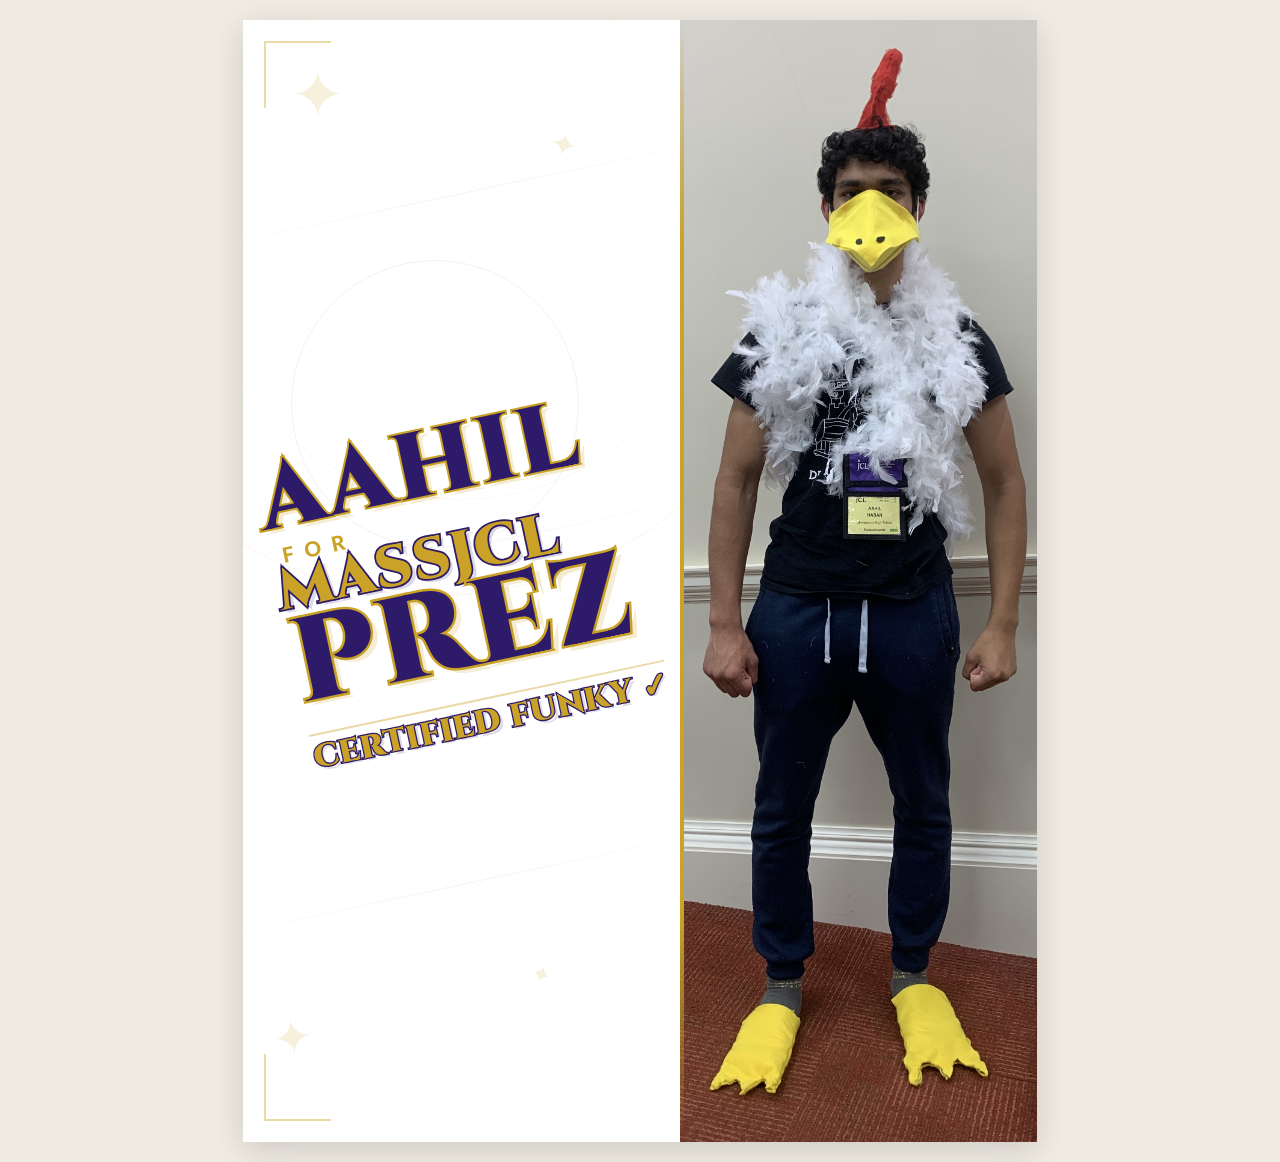
<file: fun-poster-6.html>
<!DOCTYPE html>
<html lang="en">
<head>
  <meta charset="UTF-8"/>
  <meta name="viewport" content="width=device-width,initial-scale=1.0"/>
  <title>Aahil for Prez</title>
  <link href="https://fonts.googleapis.com/css2?family=Cinzel:wght@900&family=Lato:wght@900&display=swap" rel="stylesheet"/>
  <style>
    * { box-sizing: border-box; margin: 0; padding: 0; }
    body { background: #f0ece4; margin: 0; padding: 20px; }

    .poster {
      width: 8.27in;
      height: 11.69in;
      margin: 0 auto;
      background: #ffffff;
      position: relative;
      overflow: hidden;
      box-shadow: 0 8px 32px rgba(0,0,0,0.15);
      display: flex;
      flex-direction: row;
    }

    /* ── LEFT: TEXT SIDE ── */
    .text-side {
      width: 55%;
      display: flex;
      align-items: center;
      justify-content: center;
      position: relative;
      z-index: 2;
      flex-shrink: 0;
    }

    /* ── RIGHT: PHOTO SIDE ── */
    .photo-side {
      flex: 1;
      position: relative;
      overflow: hidden;
    }
    .photo-side img {
      width: 100%;
      height: 100%;
      object-fit: cover;
      object-position: center top;
      display: block;
    }
    /* Gold border on left edge of photo */
    .photo-side::before {
      content: '';
      position: absolute;
      left: 0; top: 0; bottom: 0;
      width: 4px;
      background: linear-gradient(to bottom, transparent, #c9a227 20%, #c9a227 80%, transparent);
      z-index: 3;
    }

    /* ── BACKGROUND EMBELLISHMENTS ── */
    .ring {
      position: absolute;
      border-radius: 50%;
      border: 1px solid rgba(201,162,39,0.1);
      pointer-events: none;
    }
    .corner {
      position: absolute;
      width: 0.7in;
      height: 0.7in;
      pointer-events: none;
      z-index: 3;
    }
    .corner-tl { top: 0.22in; left: 0.22in; border-top: 2.5px solid rgba(201,162,39,0.4); border-left: 2.5px solid rgba(201,162,39,0.4); }
    .corner-bl { bottom: 0.22in; left: 0.22in; border-bottom: 2.5px solid rgba(201,162,39,0.4); border-left: 2.5px solid rgba(201,162,39,0.4); }
    .star {
      position: absolute;
      font-family: serif;
      color: rgba(201,162,39,0.16);
      pointer-events: none;
      user-select: none;
      z-index: 1;
    }
    .bg-rule {
      position: absolute;
      height: 1px;
      background: linear-gradient(90deg, transparent, rgba(45,27,105,0.06), transparent);
      pointer-events: none;
    }

    /* ── TEXT BLOCK ── */
    .graffiti-block {
      transform: rotate(-12deg);
      text-align: left;
      line-height: 0.88;
      position: relative;
      z-index: 2;
    }

    .tag {
      font-family: 'Cinzel', serif;
      font-weight: 900;
      display: block;
      paint-order: stroke fill;
      letter-spacing: 0.02em;
    }

    .aahil {
      font-size: 5.8rem;
      color: #2d1b69;
      -webkit-text-stroke: 4px #c9a227;
      text-shadow: 5px 5px 0 rgba(201,162,39,0.2);
    }

    .for-word {
      font-family: 'Lato', sans-serif;
      font-weight: 900;
      font-size: 1.3rem;
      letter-spacing: 0.5em;
      text-transform: uppercase;
      color: #c9a227;
      display: block;
      margin-left: 0.12in;
      margin-top: 0.06in;
      margin-bottom: 0.02in;
    }

    .massjcl {
      font-size: 3.6rem;
      color: #c9a227;
      -webkit-text-stroke: 3.5px #2d1b69;
      text-shadow: 4px 4px 0 rgba(45,27,105,0.16);
    }

    .prez {
      font-size: 7.4rem;
      color: #2d1b69;
      -webkit-text-stroke: 5px #c9a227;
      text-shadow: 6px 6px 0 rgba(201,162,39,0.2);
      margin-top: -0.02in;
    }

    .certified {
      font-size: 2rem;
      color: #c9a227;
      -webkit-text-stroke: 2.5px #2d1b69;
      text-shadow: 3px 3px 0 rgba(45,27,105,0.15);
      margin-top: 0.18in;
      border-top: 2px solid rgba(201,162,39,0.4);
      padding-top: 0.1in;
    }

    @media print {
      @page { size: A4; margin: 0; }
      body { margin: 0; padding: 0; background: #ffffff; }
      .poster { margin: 0; box-shadow: none; width: 100vw; height: 100vh; }
    }
  </style>
</head>
<body>
<div class="poster">

  <!-- ── LEFT TEXT SIDE ── -->
  <div class="text-side">

    <!-- bg rings -->
    <div class="ring" style="width:8in;height:8in;top:-2in;left:-2in;"></div>
    <div class="ring" style="width:5.5in;height:5.5in;top:-0.5in;left:-0.5in;border-color:rgba(201,162,39,0.07);"></div>
    <div class="ring" style="width:3in;height:3in;top:2.5in;left:0.5in;border-color:rgba(45,27,105,0.06);"></div>

    <!-- diagonal rules -->
    <div class="bg-rule" style="width:130%;top:1.8in;left:-15%;transform:rotate(-12deg);"></div>
    <div class="bg-rule" style="width:130%;top:5.5in;left:-15%;transform:rotate(-12deg);"></div>
    <div class="bg-rule" style="width:130%;top:9in;left:-15%;transform:rotate(-12deg);"></div>

    <!-- stars -->
    <div class="star" style="font-size:4rem;top:0.4in;left:0.5in;">✦</div>
    <div class="star" style="font-size:2rem;top:1.1in;left:3.2in;transform:rotate(15deg);">✦</div>
    <div class="star" style="font-size:3rem;bottom:0.8in;left:0.3in;transform:rotate(-8deg);">✦</div>
    <div class="star" style="font-size:1.5rem;bottom:1.6in;left:3.0in;transform:rotate(20deg);">✦</div>

    <!-- corner ornaments -->
    <div class="corner corner-tl"></div>
    <div class="corner corner-bl"></div>

    <!-- TEXT -->
    <div class="graffiti-block">
      <span class="tag aahil">AAHIL</span>
      <span class="for-word">FOR</span>
      <span class="tag massjcl">MASSJCL</span>
      <span class="tag prez">PREZ</span>
      <span class="tag certified">CERTIFIED FUNKY ✓</span>
    </div>

  </div>

  <!-- ── RIGHT PHOTO SIDE ── -->
  <div class="photo-side">
    <img src="chicken.jpeg" alt="Aahil Hasan in chicken costume"/>
  </div>

</div>
</body>
</html>
</file>
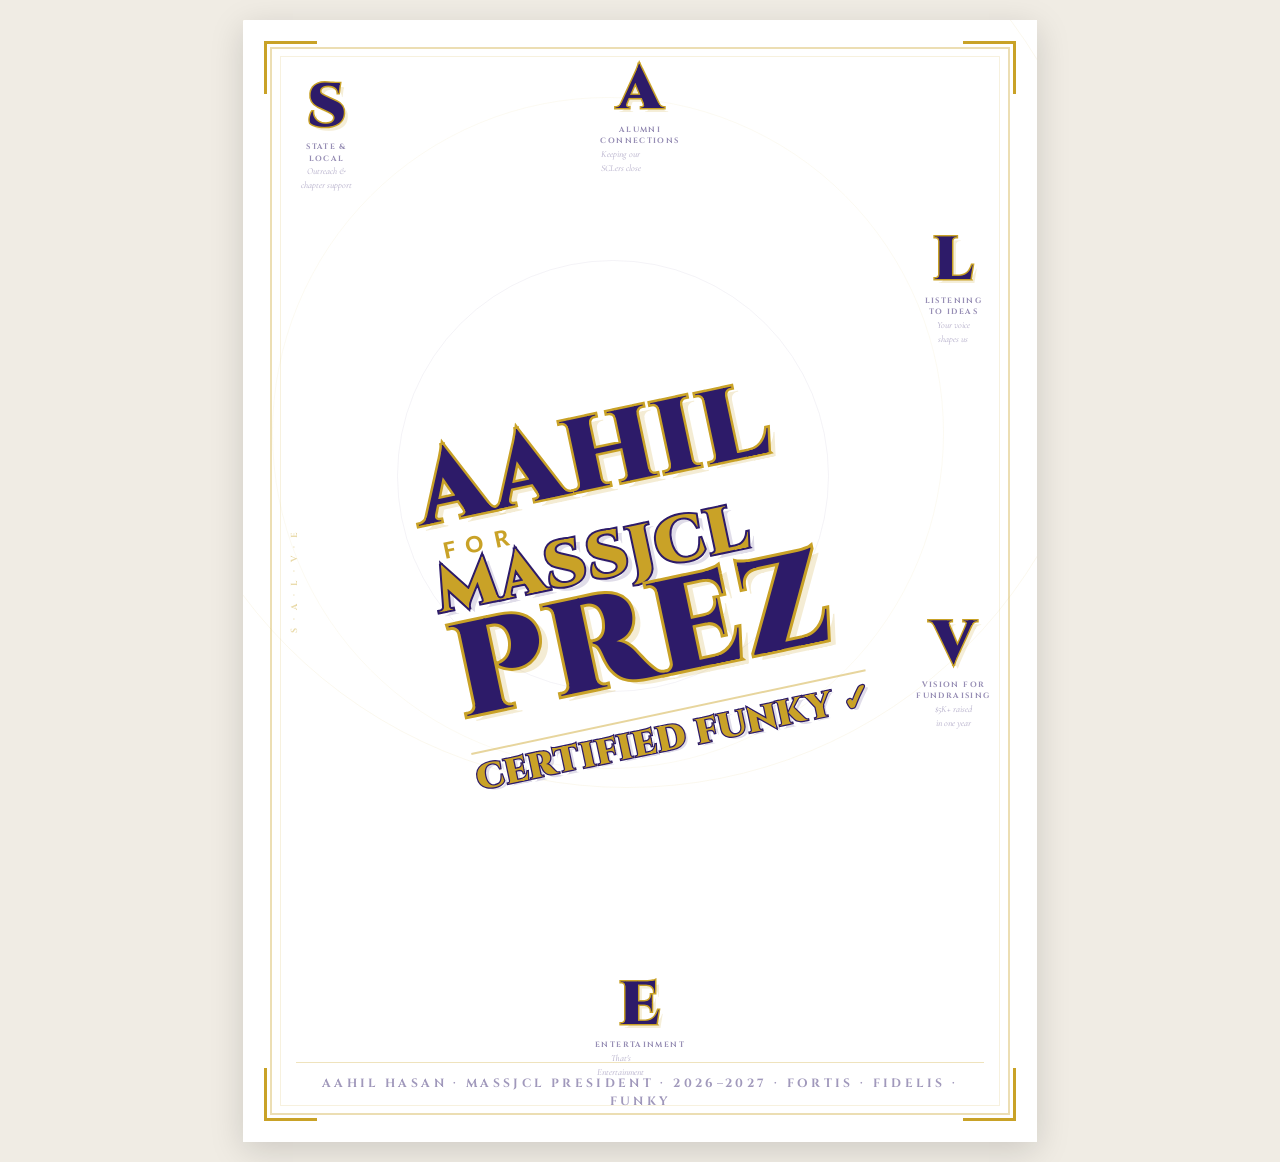
<file: fun-poster-7.html>
<!DOCTYPE html>
<html lang="en">
<head>
  <meta charset="UTF-8"/>
  <meta name="viewport" content="width=device-width,initial-scale=1.0"/>
  <title>Aahil for Prez — SALVE</title>
  <link href="https://fonts.googleapis.com/css2?family=Cinzel:wght@400;700;900&family=Lato:wght@900&family=Cormorant+Garamond:ital,wght@1,400&display=swap" rel="stylesheet"/>
  <style>
    * { box-sizing: border-box; margin: 0; padding: 0; }
    body { background: #f0ece4; margin: 0; padding: 20px; }

    .poster {
      width: 8.27in;
      height: 11.69in;
      margin: 0 auto;
      background: #ffffff;
      position: relative;
      overflow: hidden;
      box-shadow: 0 8px 32px rgba(0,0,0,0.15);
    }

    /* ── BORDER FRAME ── */
    .outer-frame {
      position: absolute;
      inset: 0.28in;
      border: 2px solid rgba(201,162,39,0.35);
      pointer-events: none;
      z-index: 1;
    }
    .inner-frame {
      position: absolute;
      inset: 0.38in;
      border: 1px solid rgba(201,162,39,0.15);
      pointer-events: none;
      z-index: 1;
    }

    /* Corner ornaments */
    .corner {
      position: absolute;
      width: 0.55in;
      height: 0.55in;
      z-index: 3;
    }
    .corner-tl { top: 0.22in; left: 0.22in; border-top: 3px solid #c9a227; border-left: 3px solid #c9a227; }
    .corner-tr { top: 0.22in; right: 0.22in; border-top: 3px solid #c9a227; border-right: 3px solid #c9a227; }
    .corner-bl { bottom: 0.22in; left: 0.22in; border-bottom: 3px solid #c9a227; border-left: 3px solid #c9a227; }
    .corner-br { bottom: 0.22in; right: 0.22in; border-bottom: 3px solid #c9a227; border-right: 3px solid #c9a227; }

    /* ── BACKGROUND RINGS ── */
    .ring {
      position: absolute;
      border-radius: 50%;
      border: 1px solid rgba(201,162,39,0.08);
      pointer-events: none;
    }

    /* ── SALVE BORDER ITEMS ── */
    /*
      Each letter sits near the edge of the poster, with its full word below it.
      S — top-left area (running down the left)
      A — top area
      L — right side
      V — bottom area
      E — bottom-left / left-bottom
      Layout: S left-vertical, A top-center, L right-vertical, V bottom-center, E bottom-left corner
    */

    .salve-item {
      position: absolute;
      z-index: 4;
      text-align: center;
    }

    .salve-letter {
      font-family: 'Cinzel', serif;
      font-weight: 900;
      font-size: 3.8rem;
      color: #2d1b69;
      paint-order: stroke fill;
      -webkit-text-stroke: 3px #c9a227;
      text-shadow: 4px 4px 0 rgba(201,162,39,0.18);
      line-height: 1;
      display: block;
    }

    .salve-word {
      font-family: 'Cinzel', serif;
      font-size: 0.48rem;
      font-weight: 700;
      letter-spacing: 0.18em;
      text-transform: uppercase;
      color: rgba(45,27,105,0.5);
      display: block;
      margin-top: 0.04in;
      line-height: 1.5;
    }

    .salve-desc {
      font-family: 'Cormorant Garamond', serif;
      font-size: 0.58rem;
      font-style: italic;
      color: rgba(45,27,105,0.38);
      display: block;
      line-height: 1.5;
      max-width: 1in;
    }

    /* Side items rotated */
    .salve-left {
      writing-mode: vertical-rl;
      transform: rotate(180deg);
      text-align: left;
    }
    .salve-right {
      writing-mode: vertical-rl;
      text-align: left;
    }
    .salve-left .salve-letter,
    .salve-right .salve-letter {
      writing-mode: horizontal-tb;
      transform: none;
    }

    /* ── CENTER TEXT BLOCK ── */
    .center-wrap {
      position: absolute;
      inset: 0;
      display: flex;
      align-items: center;
      justify-content: center;
      z-index: 2;
    }

    .graffiti-block {
      transform: rotate(-12deg);
      text-align: left;
      line-height: 0.9;
    }

    .tag {
      font-family: 'Cinzel', serif;
      font-weight: 900;
      display: block;
      paint-order: stroke fill;
      letter-spacing: 0.02em;
    }

    .aahil {
      font-size: 6.4rem;
      color: #2d1b69;
      -webkit-text-stroke: 5px #c9a227;
      text-shadow: 6px 6px 0 rgba(201,162,39,0.2);
    }

    .for-word {
      font-family: 'Lato', sans-serif;
      font-weight: 900;
      font-size: 1.4rem;
      letter-spacing: 0.5em;
      text-transform: uppercase;
      color: #c9a227;
      display: block;
      margin-left: 0.15in;
      margin-top: 0.05in;
      margin-bottom: 0.02in;
    }

    .massjcl {
      font-size: 4rem;
      color: #c9a227;
      -webkit-text-stroke: 4px #2d1b69;
      text-shadow: 5px 5px 0 rgba(45,27,105,0.15);
    }

    .prez {
      font-size: 8.2rem;
      color: #2d1b69;
      -webkit-text-stroke: 6px #c9a227;
      text-shadow: 7px 7px 0 rgba(201,162,39,0.2);
      margin-top: -0.02in;
    }

    .certified {
      font-size: 2.2rem;
      color: #c9a227;
      -webkit-text-stroke: 2.5px #2d1b69;
      text-shadow: 3px 3px 0 rgba(45,27,105,0.15);
      margin-top: 0.18in;
      border-top: 2px solid rgba(201,162,39,0.45);
      padding-top: 0.1in;
    }

    /* ── BOTTOM FOOTER ── */
    .poster-footer {
      position: absolute;
      bottom: 0.35in;
      left: 0.55in;
      right: 0.55in;
      text-align: center;
      z-index: 5;
      border-top: 1px solid rgba(201,162,39,0.3);
      padding-top: 0.1in;
    }
    .poster-footer span {
      font-family: 'Cinzel', serif;
      font-size: 0.75rem;
      letter-spacing: 0.28em;
      text-transform: uppercase;
      color: rgba(45,27,105,0.45);
      font-weight: 700;
    }

    @media print {
      @page { size: A4; margin: 0; }
      body { margin: 0; padding: 0; background: #ffffff; }
      .poster { margin: 0; box-shadow: none; width: 100vw; height: 100vh; }
    }
  </style>
</head>
<body>
<div class="poster">

  <!-- ── BACKGROUND RINGS ── -->
  <div class="ring" style="width:10in;height:10in;top:-2in;left:-1in;"></div>
  <div class="ring" style="width:7in;height:7in;top:0.8in;left:0.3in;border-color:rgba(201,162,39,0.06);"></div>
  <div class="ring" style="width:4.5in;height:4.5in;top:2.5in;left:1.6in;border-color:rgba(45,27,105,0.05);"></div>

  <!-- ── CORNER ORNAMENTS ── -->
  <div class="corner corner-tl"></div>
  <div class="corner corner-tr"></div>
  <div class="corner corner-bl"></div>
  <div class="corner corner-br"></div>
  <div class="outer-frame"></div>
  <div class="inner-frame"></div>

  <!-- ═══════════ S — TOP LEFT, VERTICAL DOWN LEFT SIDE ═══════════ -->
  <div class="salve-item" style="left:0.42in; top:0.6in; width:0.9in;">
    <span class="salve-letter">S</span>
    <span class="salve-word">State &amp;<br/>Local</span>
    <span class="salve-desc">Outreach &amp;<br/>chapter support</span>
  </div>

  <!-- ═══════════ A — TOP CENTER ═══════════ -->
  <div class="salve-item" style="top:0.42in; left:50%; transform:translateX(-50%); width:1.4in;">
    <span class="salve-letter">A</span>
    <span class="salve-word">Alumni<br/>Connections</span>
    <span class="salve-desc">Keeping our<br/>SCLers close</span>
  </div>

  <!-- ═══════════ L — RIGHT SIDE, TOP THIRD ═══════════ -->
  <div class="salve-item" style="right:0.42in; top:2.2in; width:0.9in;">
    <span class="salve-letter">L</span>
    <span class="salve-word">Listening<br/>to Ideas</span>
    <span class="salve-desc">Your voice<br/>shapes us</span>
  </div>

  <!-- ═══════════ V — RIGHT SIDE, LOWER ═══════════ -->
  <div class="salve-item" style="right:0.42in; top:6.2in; width:0.9in;">
    <span class="salve-letter">V</span>
    <span class="salve-word">Vision for<br/>Fundraising</span>
    <span class="salve-desc">$5K+ raised<br/>in one year</span>
  </div>

  <!-- ═══════════ E — BOTTOM CENTER ═══════════ -->
  <div class="salve-item" style="bottom:0.65in; left:50%; transform:translateX(-50%); width:1.4in;">
    <span class="salve-letter">E</span>
    <span class="salve-word">Entertainment</span>
    <span class="salve-desc">That's<br/>Entertainment</span>
  </div>

  <!-- ═══════════ SALVE WORD — LEFT SIDE LABEL ═══════════ -->
  <div style="position:absolute; left:0.44in; top:50%; transform:translateY(-50%) rotate(180deg);
              writing-mode:vertical-rl; z-index:4;">
    <span style="font-family:'Cinzel',serif; font-size:0.55rem; letter-spacing:0.35em;
                 text-transform:uppercase; color:rgba(201,162,39,0.4); font-weight:700;">
      S · A · L · V · E
    </span>
  </div>

  <!-- ─── CENTER TEXT ─── -->
  <div class="center-wrap">
    <div class="graffiti-block">
      <span class="tag aahil">AAHIL</span>
      <span class="for-word">FOR</span>
      <span class="tag massjcl">MASSJCL</span>
      <span class="tag prez">PREZ</span>
      <span class="tag certified">CERTIFIED FUNKY ✓</span>
    </div>
  </div>

  <!-- ── FOOTER ── -->
  <div class="poster-footer">
    <span>Aahil Hasan · MassJCL President · 2026–2027 · Fortis · Fidelis · Funky</span>
  </div>

</div>
</body>
</html>
</file>
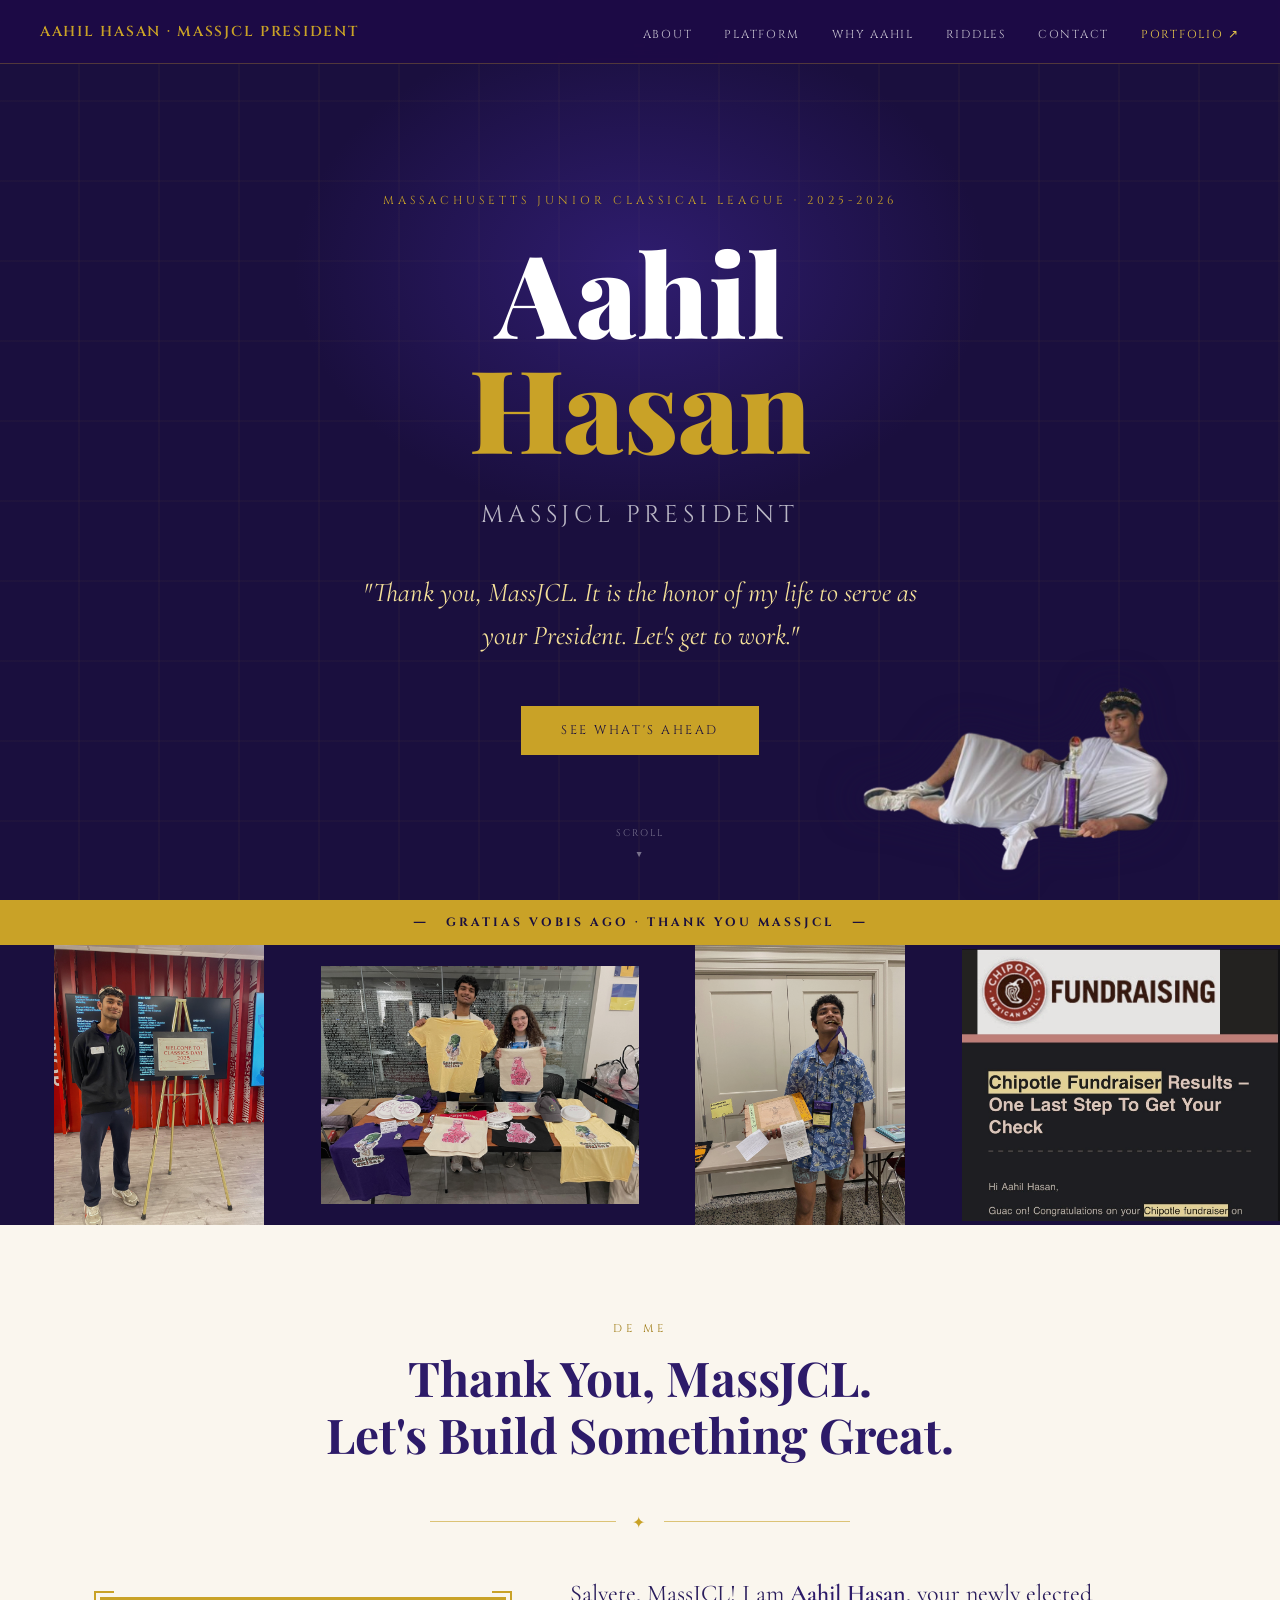
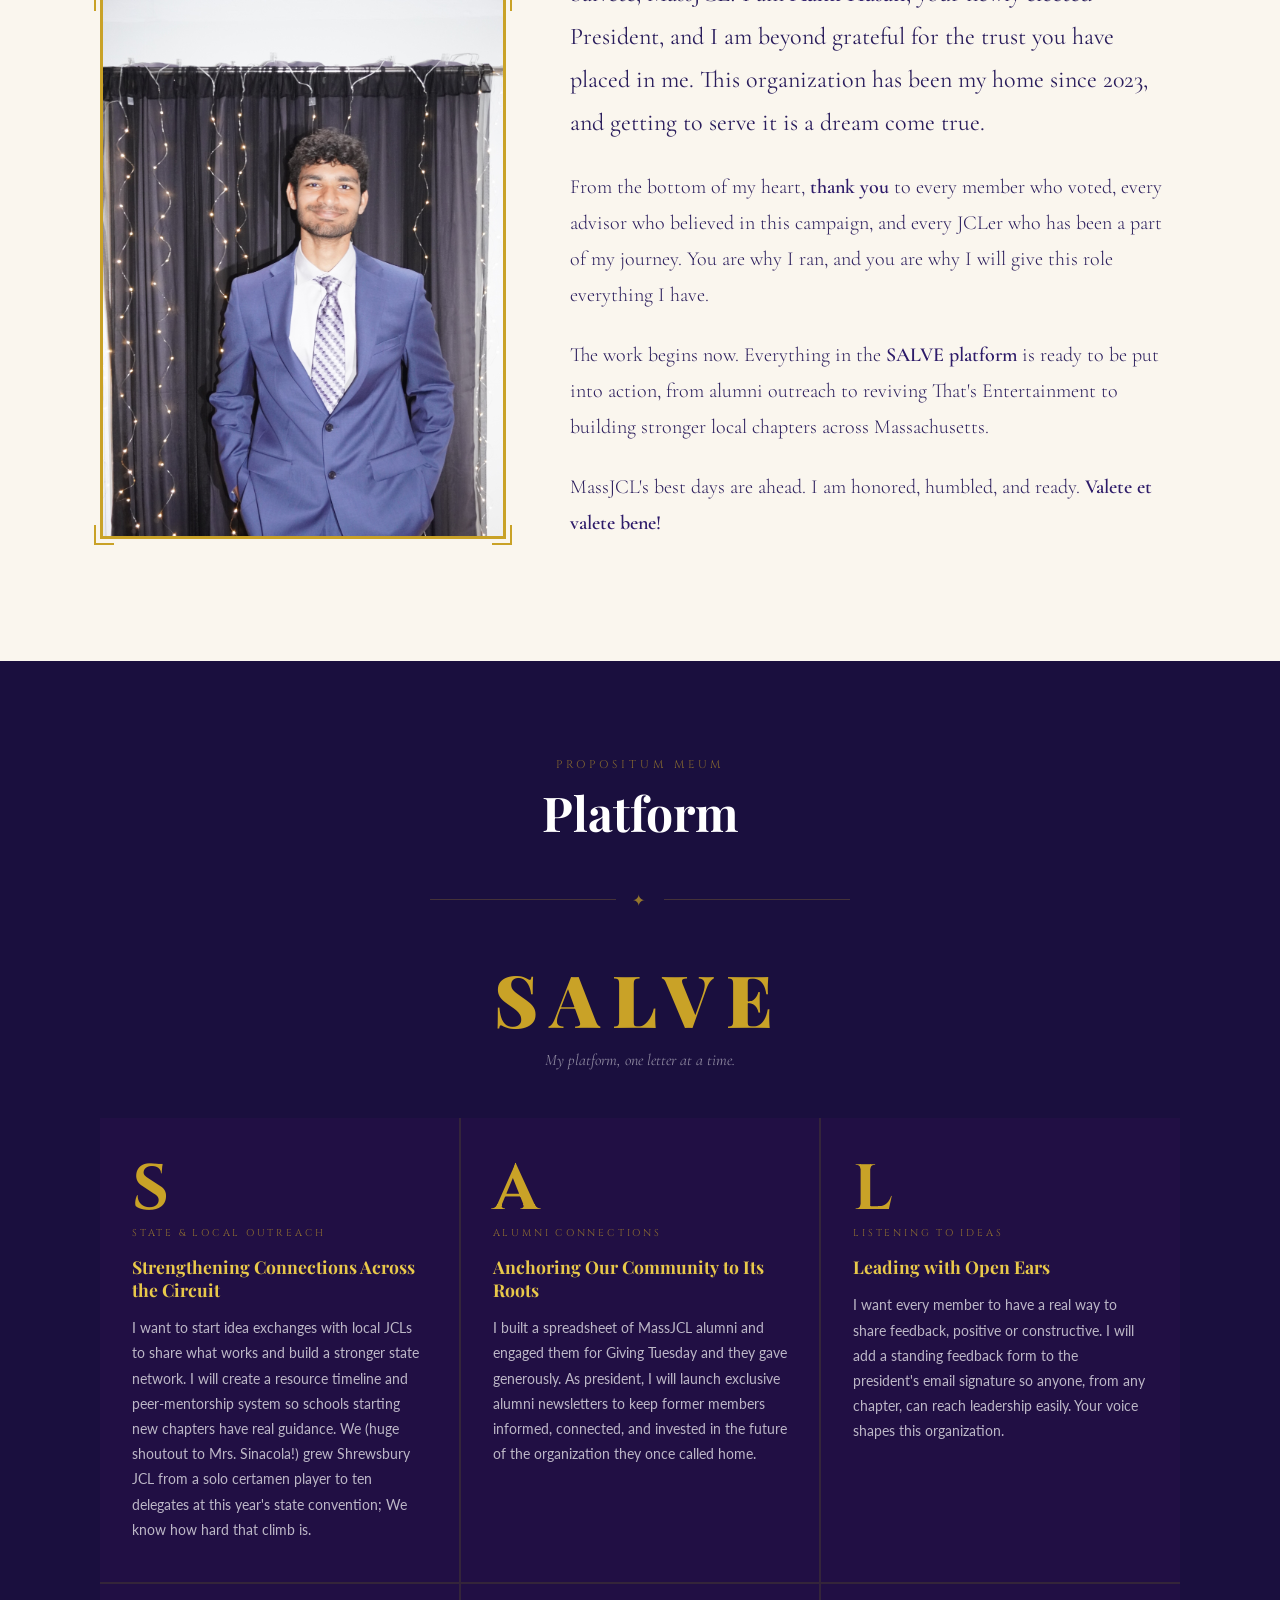
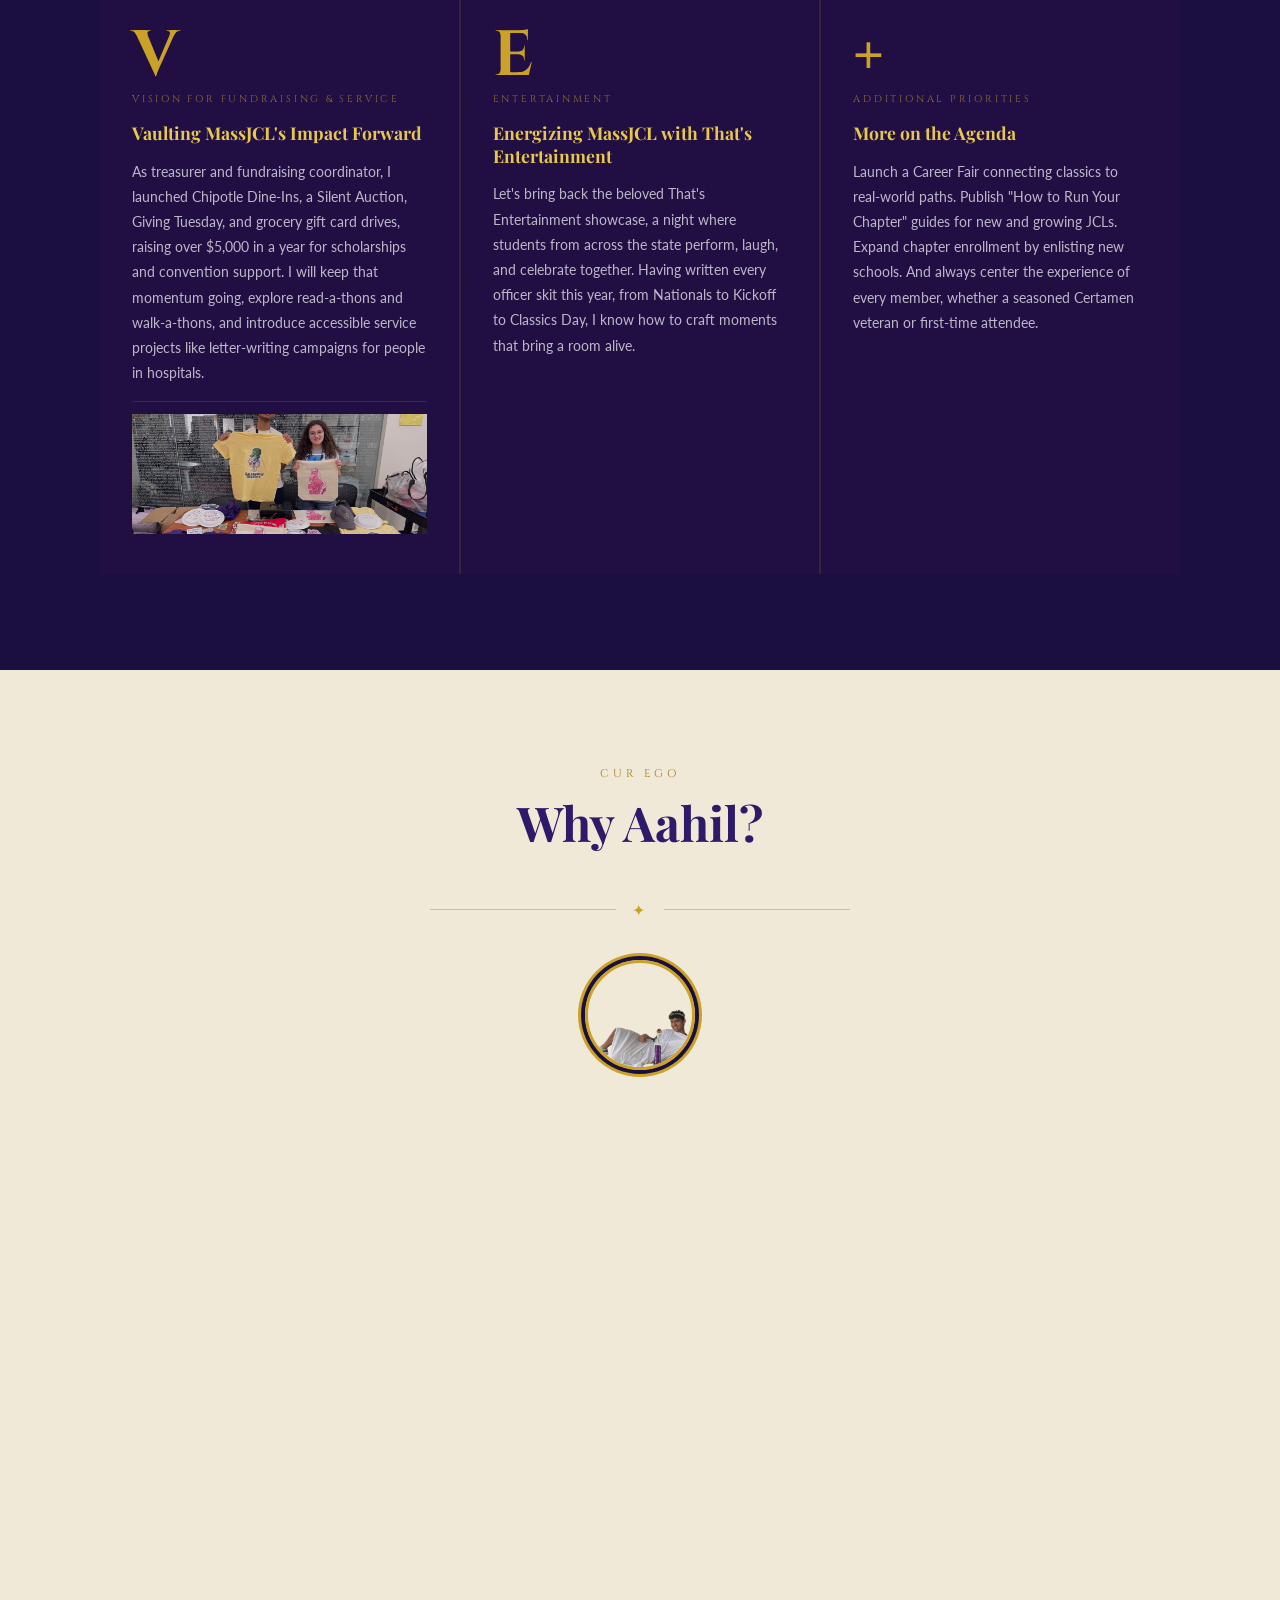
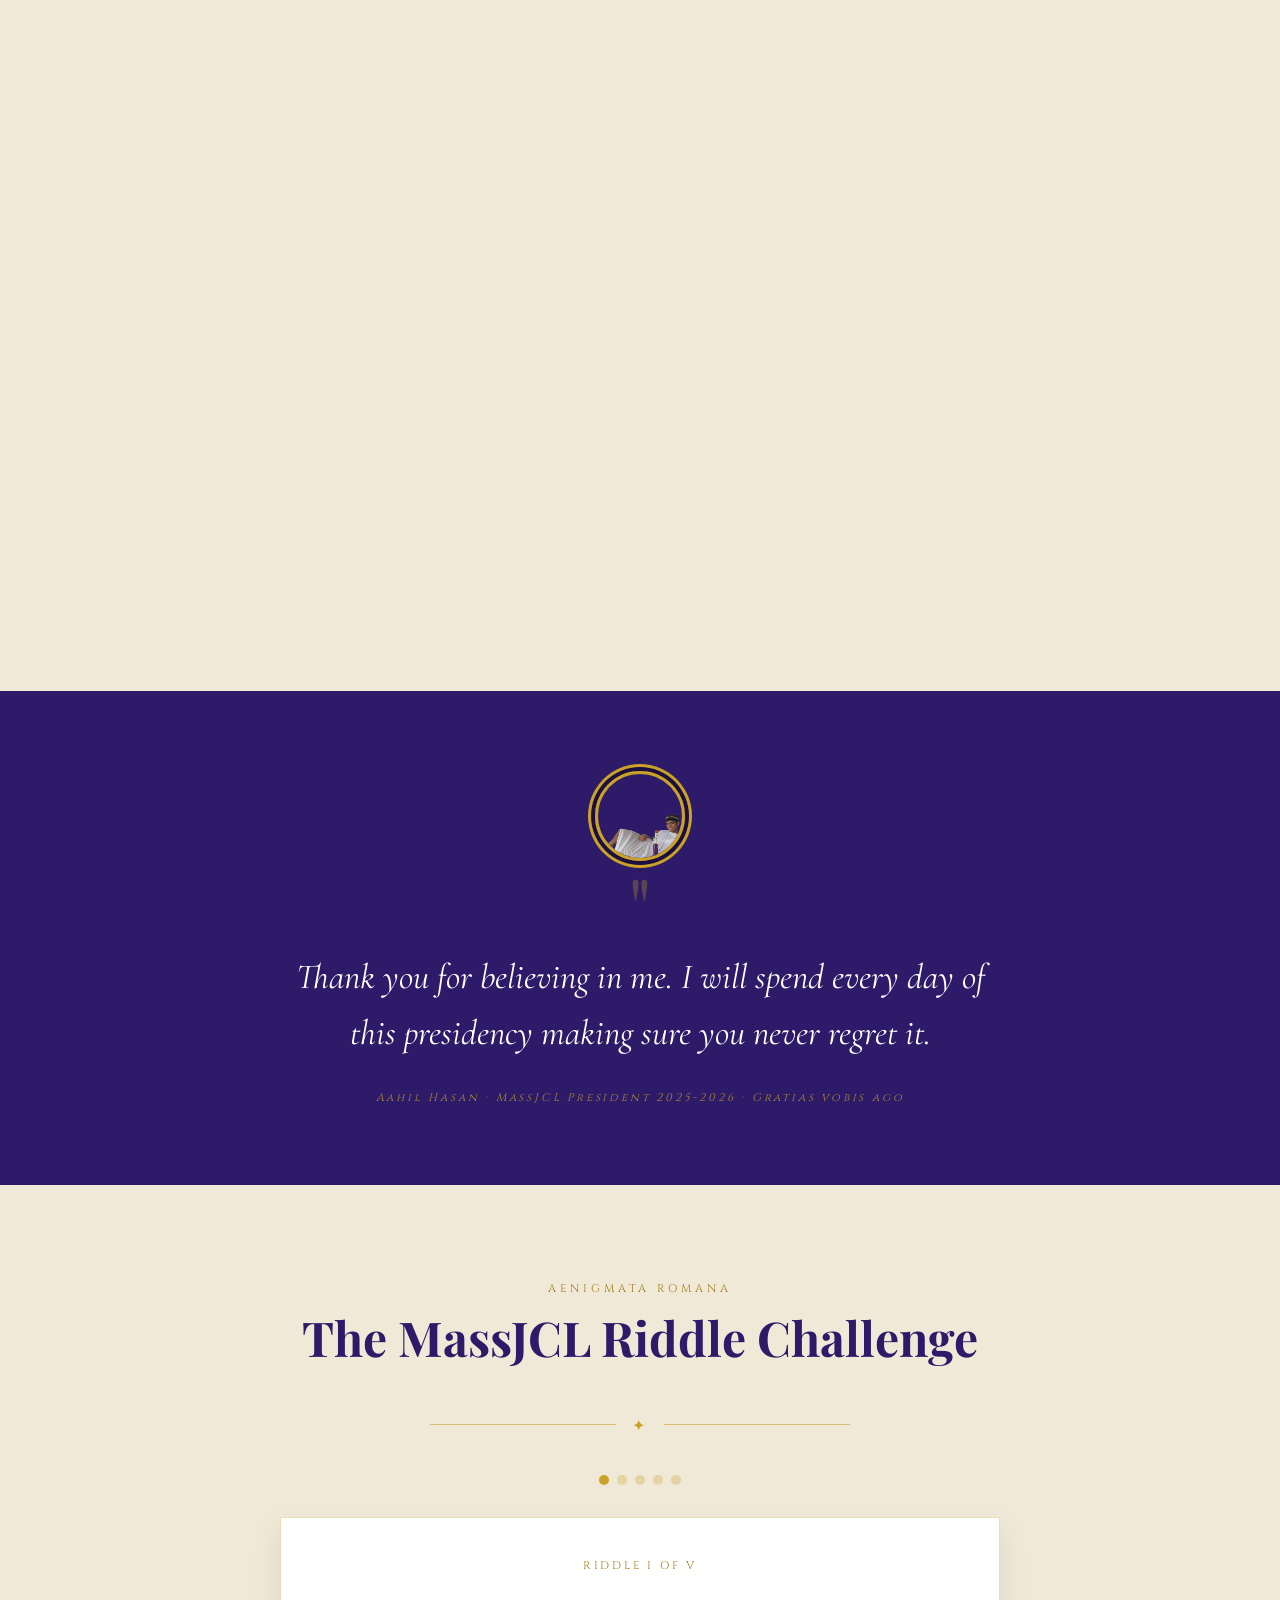
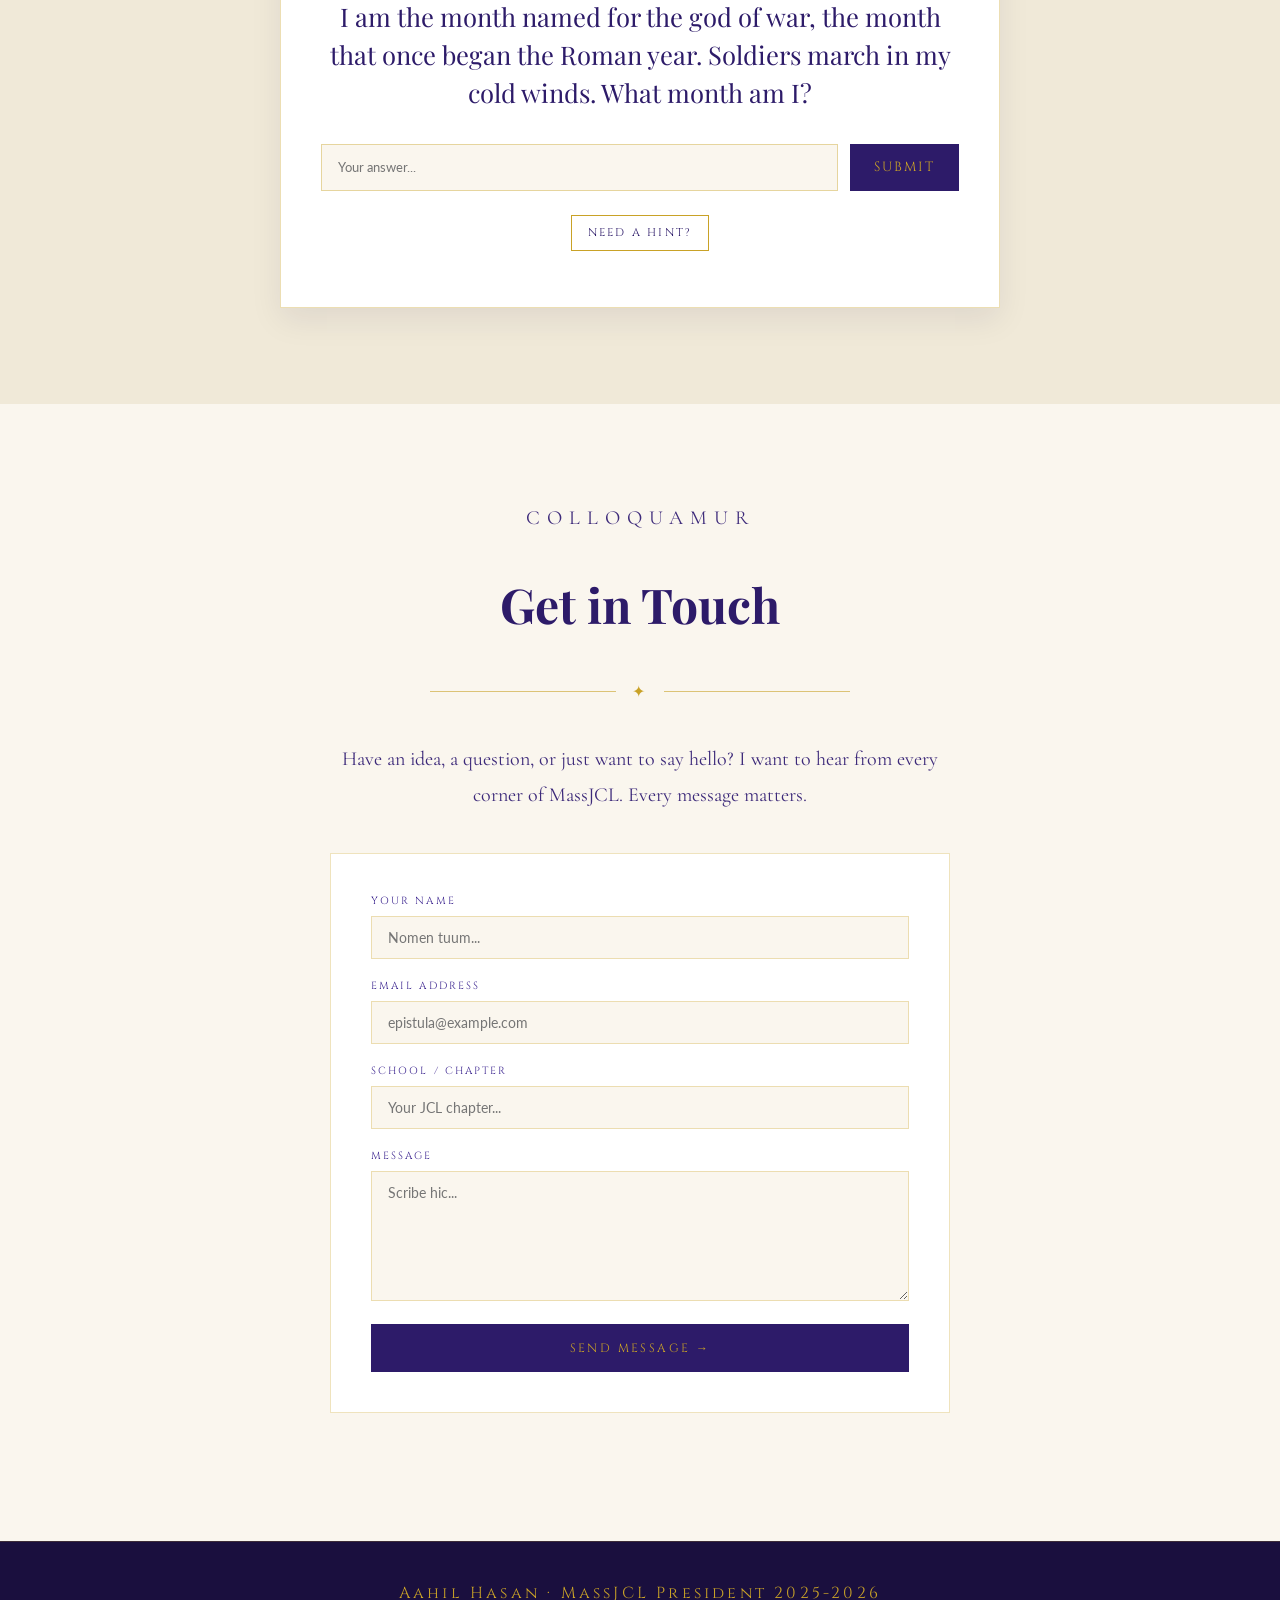
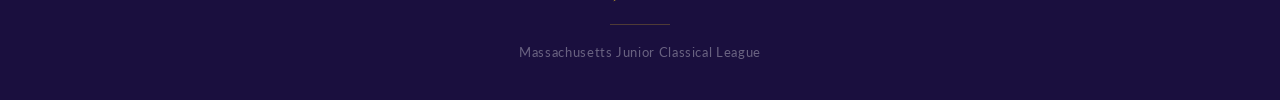
<file: latin.html>
<!DOCTYPE html>
<html lang="en">
<head>
  <meta charset="UTF-8" />
  <meta name="viewport" content="width=device-width, initial-scale=1.0" />
  <title>Aahil Hasan · MassJCL President 2025-2026</title>
  <link rel="preconnect" href="https://fonts.googleapis.com" />
  <link rel="preconnect" href="https://fonts.gstatic.com" crossorigin />
  <link href="https://fonts.googleapis.com/css2?family=Playfair+Display:ital,wght@0,400;0,700;0,900;1,400;1,700&family=Cormorant+Garamond:ital,wght@0,300;0,400;0,600;1,300;1,400&family=Cinzel:wght@400;600;700&family=Lato:wght@300;400;700&display=swap" rel="stylesheet" />
  <style>
    *, *::before, *::after { box-sizing: border-box; margin: 0; padding: 0; }

    :root {
      --purple:     #2d1b69;
      --purple-mid: #3d2690;
      --purple-dark:#1a0f3e;
      --purple-light:#5a3fa8;
      --gold:       #c9a227;
      --gold-light: #e8c84a;
      --gold-pale:  #f5e199;
      --gold-dim:   #a07d18;
      --cream:      #faf6ee;
      --cream-dark: #f0e9d8;
      --text-dark:  #1a0f3e;
      --text-mid:   #3d2a7a;
      --white:      #ffffff;
    }

    html { scroll-behavior: smooth; }

    body {
      font-family: 'Lato', sans-serif;
      background: var(--cream);
      color: var(--text-dark);
      overflow-x: hidden;
    }

    .divider {
      display: flex;
      align-items: center;
      gap: 1rem;
      margin: 0 auto 2.5rem;
      max-width: 420px;
      justify-content: center;
    }
    .divider::before, .divider::after {
      content: '';
      flex: 1;
      height: 1px;
      background: var(--gold);
      opacity: 0.6;
    }
    .divider-icon { font-size: 1rem; color: var(--gold); letter-spacing: 0.2em; }

    nav {
      position: fixed;
      top: 0; left: 0; right: 0;
      z-index: 100;
      background: rgba(29, 11, 70, 0.97);
      backdrop-filter: blur(8px);
      border-bottom: 1px solid rgba(201,162,39,0.3);
      display: flex;
      justify-content: space-between;
      align-items: center;
      padding: 0 2.5rem;
      height: 64px;
    }
    .nav-brand {
      font-family: 'Cinzel', serif;
      font-size: 0.9rem;
      color: var(--gold);
      letter-spacing: 0.12em;
      text-transform: uppercase;
      font-weight: 600;
    }
    .nav-links { display: flex; gap: 2rem; list-style: none; }
    .nav-links a {
      font-family: 'Cinzel', serif;
      font-size: 0.72rem;
      letter-spacing: 0.15em;
      text-transform: uppercase;
      color: rgba(255,255,255,0.75);
      text-decoration: none;
      transition: color 0.2s;
    }
    .nav-links a:hover { color: var(--gold-light); }

    #hero {
      min-height: 100vh;
      background: var(--purple-dark);
      display: flex;
      flex-direction: column;
      align-items: center;
      justify-content: center;
      text-align: center;
      padding: 8rem 2rem 5rem;
      position: relative;
      overflow: hidden;
    }
    #hero::before {
      content: '';
      position: absolute;
      inset: 0;
      background-image:
        repeating-linear-gradient(90deg, transparent, transparent 78px, rgba(201,162,39,0.04) 78px, rgba(201,162,39,0.04) 80px),
        repeating-linear-gradient(0deg, transparent, transparent 78px, rgba(201,162,39,0.03) 78px, rgba(201,162,39,0.03) 80px);
      pointer-events: none;
    }
    #hero::after {
      content: '';
      position: absolute;
      top: 30%; left: 50%;
      transform: translate(-50%, -50%);
      width: 700px; height: 500px;
      background: radial-gradient(ellipse, rgba(61,38,144,0.6) 0%, transparent 70%);
      pointer-events: none;
    }

    .hero-content { position: relative; z-index: 2; max-width: 820px; }
    .hero-eyebrow {
      font-family: 'Cinzel', serif;
      font-size: 0.72rem;
      letter-spacing: 0.35em;
      text-transform: uppercase;
      color: var(--gold);
      margin-bottom: 1.6rem;
      opacity: 0;
      animation: fadeUp 0.8s 0.2s forwards;
    }
    .hero-name {
      font-family: 'Playfair Display', serif;
      font-size: clamp(3.5rem, 9vw, 7.5rem);
      font-weight: 900;
      color: var(--white);
      line-height: 1;
      margin-bottom: 0.3em;
      opacity: 0;
      animation: fadeUp 0.9s 0.4s forwards;
    }
    .hero-name span { color: var(--gold); }
    .hero-office {
      font-family: 'Cinzel', serif;
      font-size: clamp(1rem, 2.5vw, 1.5rem);
      letter-spacing: 0.2em;
      color: rgba(255,255,255,0.7);
      text-transform: uppercase;
      margin-bottom: 2.5rem;
      opacity: 0;
      animation: fadeUp 0.9s 0.6s forwards;
    }
    .hero-tagline {
      font-family: 'Cormorant Garamond', serif;
      font-size: clamp(1.25rem, 2.5vw, 1.7rem);
      font-style: italic;
      color: var(--gold-pale);
      max-width: 560px;
      margin: 0 auto 3rem;
      line-height: 1.6;
      opacity: 0;
      animation: fadeUp 0.9s 0.8s forwards;
    }
    .hero-btn {
      display: inline-block;
      font-family: 'Cinzel', serif;
      font-size: 0.78rem;
      letter-spacing: 0.2em;
      text-transform: uppercase;
      color: var(--purple-dark);
      background: var(--gold);
      padding: 1rem 2.5rem;
      text-decoration: none;
      transition: background 0.2s, transform 0.15s;
      opacity: 0;
      animation: fadeUp 0.9s 1s forwards;
    }
    .hero-btn:hover { background: var(--gold-light); transform: translateY(-2px); }
    .hero-scroll {
      position: absolute;
      bottom: 2.5rem; left: 50%;
      transform: translateX(-50%);
      display: flex;
      flex-direction: column;
      align-items: center;
      gap: 0.5rem;
      color: rgba(255,255,255,0.4);
      font-family: 'Cinzel', serif;
      font-size: 0.6rem;
      letter-spacing: 0.2em;
      text-transform: uppercase;
      animation: bounce 2s 2s infinite;
      z-index: 2;
    }
    .hero-scroll::after { content: '▼'; font-size: 0.55rem; }

    .laurel-banner {
      background: var(--gold);
      padding: 0.9rem 2rem;
      text-align: center;
      font-family: 'Cinzel', serif;
      font-size: 0.75rem;
      letter-spacing: 0.25em;
      text-transform: uppercase;
      color: var(--purple-dark);
      font-weight: 700;
    }

    section { padding: 6rem 2rem; }
    .container { max-width: 1080px; margin: 0 auto; }
    .section-label {
      font-family: 'Cinzel', serif;
      font-size: 0.7rem;
      letter-spacing: 0.35em;
      text-transform: uppercase;
      color: var(--gold-dim);
      text-align: center;
      margin-bottom: 0.8rem;
    }
    .section-title {
      font-family: 'Playfair Display', serif;
      font-size: clamp(2rem, 4vw, 3rem);
      font-weight: 700;
      text-align: center;
      color: var(--purple);
      margin-bottom: 3rem;
      line-height: 1.2;
    }

    #about { background: var(--cream); }
    .about-grid { display: grid; grid-template-columns: 1fr 1.5fr; gap: 4rem; align-items: center; }
    .about-portrait { position: relative; }
    .portrait-frame {
      width: 100%;
      aspect-ratio: 3/4;
      background: var(--purple-mid);
      border: 3px solid var(--gold);
      display: flex;
      align-items: center;
      justify-content: center;
      position: relative;
      overflow: hidden;
    }
    .portrait-corner { position: absolute; width: 20px; height: 20px; border-color: var(--gold); border-style: solid; }
    .portrait-corner.tl { top: -6px; left: -6px; border-width: 2px 0 0 2px; }
    .portrait-corner.tr { top: -6px; right: -6px; border-width: 2px 2px 0 0; }
    .portrait-corner.bl { bottom: -6px; left: -6px; border-width: 0 0 2px 2px; }
    .portrait-corner.br { bottom: -6px; right: -6px; border-width: 0 2px 2px 0; }
    .about-text p {
      font-family: 'Cormorant Garamond', serif;
      font-size: 1.25rem;
      line-height: 1.8;
      color: #2a1d5c;
      margin-bottom: 1.5rem;
      font-weight: 300;
    }
    .about-text p:first-child { font-size: 1.5rem; font-weight: 400; }
    .about-text p strong { font-weight: 600; color: var(--purple); }

    #platform { background: var(--purple-dark); }
    #platform .section-label { color: rgba(201,162,39,0.6); }
    #platform .section-title { color: var(--white); }
    #platform .divider::before, #platform .divider::after { background: rgba(201,162,39,0.4); }
    #platform .divider-icon { color: rgba(201,162,39,0.7); }

    .platform-grid {
      display: grid;
      grid-template-columns: repeat(3, 1fr);
      gap: 2px;
      background: rgba(201,162,39,0.15);
    }
    .platform-card {
      background: rgba(29,11,70,0.8);
      padding: 2.5rem 2rem;
      position: relative;
      transition: background 0.25s;
    }
    .platform-card:hover { background: rgba(61,38,144,0.4); }
    .platform-letter {
      font-family: 'Cinzel', serif;
      font-size: 4rem;
      font-weight: 700;
      color: var(--gold);
      line-height: 1;
      margin-bottom: 0.25rem;
      display: block;
    }
    .platform-word {
      font-family: 'Cinzel', serif;
      font-size: 0.62rem;
      letter-spacing: 0.28em;
      text-transform: uppercase;
      color: rgba(201,162,39,0.65);
      margin-bottom: 1rem;
      display: block;
    }
    .platform-card h3 {
      font-family: 'Playfair Display', serif;
      font-size: 1.1rem;
      font-weight: 700;
      color: var(--gold-light);
      margin-bottom: 0.85rem;
      line-height: 1.3;
    }
    .platform-card p {
      font-family: 'Lato', sans-serif;
      font-size: 0.9rem;
      line-height: 1.75;
      color: rgba(255,255,255,0.7);
    }
    .platform-card::after {
      content: '';
      position: absolute;
      bottom: 0; left: 0;
      width: 100%; height: 2px;
      background: var(--gold);
      transform: scaleX(0);
      transform-origin: left;
      transition: transform 0.3s;
    }
    .platform-card:hover::after { transform: scaleX(1); }

    #why { background: var(--cream-dark); }
    .why-columns { display: grid; grid-template-columns: repeat(2, 1fr); gap: 3rem 4rem; }
    .why-item { display: flex; gap: 1.25rem; align-items: flex-start; }
    .why-num {
      font-family: 'Cinzel', serif;
      font-size: 2.5rem;
      font-weight: 700;
      color: rgba(201,162,39,0.25);
      line-height: 1;
      flex-shrink: 0;
      width: 3rem;
      text-align: right;
    }
    .why-item h4 {
      font-family: 'Playfair Display', serif;
      font-size: 1.1rem;
      font-weight: 700;
      color: var(--purple);
      margin-bottom: 0.5rem;
    }
    .why-item p {
      font-family: 'Lato', sans-serif;
      font-size: 0.9rem;
      line-height: 1.7;
      color: #4a3880;
    }

    #quote { background: var(--purple); padding: 5rem 2rem; text-align: center; }
    .pullquote { max-width: 720px; margin: 0 auto; }
    .pullquote-mark {
      font-family: 'Playfair Display', serif;
      font-size: 5rem;
      color: var(--gold);
      opacity: 0.3;
      line-height: 0.5;
      display: block;
      margin-bottom: 1.5rem;
    }
    .pullquote p {
      font-family: 'Cormorant Garamond', serif;
      font-size: clamp(1.5rem, 3vw, 2.2rem);
      font-style: italic;
      color: var(--white);
      line-height: 1.6;
      margin-bottom: 1.5rem;
    }
    .pullquote cite {
      font-family: 'Cinzel', serif;
      font-size: 0.7rem;
      letter-spacing: 0.25em;
      color: var(--gold);
      opacity: 0.8;
    }

    #contact { background: var(--cream); }
    .contact-inner { max-width: 620px; margin: 0 auto; text-align: center; }
    .contact-inner p {
      font-family: 'Cormorant Garamond', serif;
      font-size: 1.25rem;
      color: #3d2a7a;
      line-height: 1.8;
      margin-bottom: 2.5rem;
    }
    .contact-box {
      background: var(--white);
      border: 1px solid rgba(201,162,39,0.3);
      padding: 2.5rem;
      margin-bottom: 2rem;
    }
    .contact-box label {
      display: block;
      font-family: 'Cinzel', serif;
      font-size: 0.65rem;
      letter-spacing: 0.2em;
      text-transform: uppercase;
      color: var(--purple-mid);
      margin-bottom: 0.5rem;
      text-align: left;
    }
    .contact-box input, .contact-box textarea {
      width: 100%;
      border: 1px solid rgba(201,162,39,0.3);
      background: var(--cream);
      padding: 0.75rem 1rem;
      font-family: 'Lato', sans-serif;
      font-size: 0.9rem;
      color: var(--text-dark);
      margin-bottom: 1.25rem;
      outline: none;
      transition: border-color 0.2s;
    }
    .contact-box input:focus, .contact-box textarea:focus { border-color: var(--gold); }
    .contact-box textarea { height: 130px; resize: vertical; }
    .submit-btn {
      display: inline-block;
      font-family: 'Cinzel', serif;
      font-size: 0.75rem;
      letter-spacing: 0.2em;
      text-transform: uppercase;
      background: var(--purple);
      color: var(--gold);
      border: none;
      padding: 1rem 2.5rem;
      cursor: pointer;
      transition: background 0.2s;
      width: 100%;
    }
    .submit-btn:hover { background: var(--purple-mid); }

    footer {
      background: var(--purple-dark);
      border-top: 1px solid rgba(201,162,39,0.2);
      padding: 2.5rem 2rem;
      text-align: center;
    }
    .footer-name {
      font-family: 'Cinzel', serif;
      font-size: 1rem;
      letter-spacing: 0.2em;
      color: var(--gold);
      margin-bottom: 0.5rem;
    }
    .footer-sub {
      font-family: 'Lato', sans-serif;
      font-size: 0.8rem;
      color: rgba(255,255,255,0.35);
      letter-spacing: 0.05em;
    }
    .footer-divider { width: 60px; height: 1px; background: rgba(201,162,39,0.3); margin: 1.2rem auto; }

    .hero-lounging {
      position: absolute;
      bottom: 0; right: 2vw;
      width: clamp(260px, 35vw, 440px);
      z-index: 3;
      pointer-events: none;
      opacity: 0;
      animation: fadeUp 1s 1.2s forwards;
      filter: drop-shadow(-8px 0px 18px rgba(26,15,62,0.85));
    }
    .hero-lounging img {
      width: 100%;
      display: block;
      mix-blend-mode: screen;
      opacity: 0.97;
    }

    .latin-cameo {
      display: inline-block;
      position: relative;
      border: 3px solid var(--gold);
      border-radius: 50%;
      overflow: hidden;
      box-shadow: 0 0 0 4px var(--purple-dark), 0 0 0 7px var(--gold);
      flex-shrink: 0;
    }
    .latin-cameo img { display: block; }

    .gallery-strip {
      background: var(--purple-dark);
      padding: 0;
      display: grid;
      grid-template-columns: repeat(4, 1fr);
      gap: 3px;
      height: 280px;
    }
    .gallery-item {
      overflow: hidden;
      position: relative;
      background: var(--purple-dark);
      display: flex;
      align-items: center;
      justify-content: center;
    }
    .gallery-item img {
      width: 100%;
      height: 100%;
      object-fit: contain;
      transition: transform 0.4s ease, filter 0.4s ease;
      filter: brightness(0.92) saturate(0.9);
    }
    .gallery-item:hover img {
      transform: scale(1.03);
      filter: brightness(1) saturate(1.1);
    }
    .gallery-item .gallery-caption {
      position: absolute;
      bottom: 0; left: 0; right: 0;
      background: linear-gradient(to top, rgba(26,15,62,0.85), transparent);
      padding: 10px 12px 8px;
      font-family: 'Cinzel', serif;
      font-size: 0.55rem;
      letter-spacing: 0.18em;
      text-transform: uppercase;
      color: var(--gold);
      opacity: 0;
      transition: opacity 0.3s;
    }
    .gallery-item:hover .gallery-caption { opacity: 1; }
    .why-item-photo {
      margin-top: 0.75rem;
      border-radius: 4px;
      overflow: hidden;
      border: 2px solid rgba(201,162,39,0.25);
      background: var(--cream-dark);
    }
    .why-item-photo img {
      width: 100%;
      display: block;
      max-height: 200px;
      object-fit: contain;
    }

    @keyframes fadeUp {
      from { opacity: 0; transform: translateY(24px); }
      to   { opacity: 1; transform: translateY(0); }
    }
    @keyframes bounce {
      0%, 100% { transform: translateX(-50%) translateY(0); }
      50%       { transform: translateX(-50%) translateY(6px); }
    }

    @media (max-width: 768px) {
      nav { padding: 0 1.25rem; }
      .nav-links { display: none; }
      .about-grid { grid-template-columns: 1fr; gap: 2.5rem; }
      .portrait-frame { aspect-ratio: 1; max-width: 280px; margin: 0 auto; }
      .platform-grid { grid-template-columns: 1fr; }
      .why-columns { grid-template-columns: 1fr; gap: 2rem; }
    }

    /* ================= RIDDLES ================= */
    #riddles { background: var(--cream-dark); }
    .riddle-container { max-width: 720px; margin: 0 auto; text-align: center; }
    .riddle-card {
      background: var(--white);
      border: 1px solid rgba(201,162,39,0.35);
      padding: 2.5rem;
      margin-top: 2rem;
      box-shadow: 0 12px 30px rgba(26,15,62,0.08);
    }
    .riddle-num {
      font-family: 'Cinzel', serif;
      font-size: 0.7rem;
      letter-spacing: 0.25em;
      text-transform: uppercase;
      color: var(--gold-dim);
      margin-bottom: 1.5rem;
    }
    .riddle-q {
      font-family: 'Playfair Display', serif;
      font-size: 1.6rem;
      color: var(--purple);
      margin-bottom: 2rem;
      line-height: 1.5;
    }
    .riddle-input-row { display: flex; gap: 0.75rem; margin-bottom: 1rem; }
    .riddle-input {
      flex: 1;
      padding: 0.9rem 1rem;
      font-family: 'Lato', sans-serif;
      border: 1px solid rgba(201,162,39,0.4);
      background: var(--cream);
      outline: none;
    }
    .riddle-input:focus { border-color: var(--gold); }
    .riddle-submit {
      background: var(--purple);
      color: var(--gold);
      border: none;
      padding: 0 1.5rem;
      font-family: 'Cinzel', serif;
      letter-spacing: 0.15em;
      text-transform: uppercase;
      cursor: pointer;
    }
    .riddle-submit:hover { background: var(--purple-mid); }
    .riddle-hint-btn {
      font-family: 'Cinzel', serif;
      font-size: 0.7rem;
      letter-spacing: 0.2em;
      text-transform: uppercase;
      background: transparent;
      border: 1px solid var(--gold);
      color: var(--purple);
      padding: 0.6rem 1rem;
      cursor: pointer;
      margin-top: 0.5rem;
    }
    .riddle-hint {
      margin-top: 1rem;
      font-family: 'Cormorant Garamond', serif;
      font-style: italic;
      color: var(--text-mid);
      opacity: 0;
      transition: opacity 0.3s ease;
    }
    .riddle-hint.show { opacity: 1; }
    .riddle-feedback { margin-top: 1rem; font-family: 'Lato', sans-serif; font-size: 0.95rem; }
    .riddle-feedback.correct { color: #2e7d32; }
    .riddle-feedback.wrong { color: #a32d2d; }
    .riddle-next {
      margin-top: 1.5rem;
      display: none;
      background: var(--gold);
      border: none;
      padding: 0.8rem 1.5rem;
      font-family: 'Cinzel', serif;
      cursor: pointer;
    }
    .riddle-next:hover { background: var(--gold-light); }
    .riddle-progress { display: flex; justify-content: center; gap: 0.5rem; }
    .riddle-pip { width: 10px; height: 10px; border-radius: 50%; background: rgba(201,162,39,0.3); }
    .riddle-pip.active { background: var(--gold); }
    .riddle-pip.done { background: var(--purple); }
    .riddle-finale {
      display: none;
      flex-direction: column;
      align-items: center;
      margin-top: 2rem;
      padding: 2.5rem;
      background: var(--white);
      border: 1px solid rgba(201,162,39,0.35);
    }
    .finale-score { font-family: 'Playfair Display', serif; font-size: 3rem; color: var(--purple); }
    .finale-score span { font-size: 1rem; color: var(--gold-dim); }
    .finale-title { font-family: 'Cinzel', serif; margin-top: 0.5rem; letter-spacing: 0.2em; color: var(--gold); }
    .finale-msg { margin-top: 1rem; font-family: 'Cormorant Garamond', serif; font-style: italic; text-align: center; }
    .finale-restart {
      margin-top: 1.5rem;
      background: var(--purple);
      color: var(--gold);
      border: none;
      padding: 0.8rem 1.5rem;
      cursor: pointer;
      font-family: 'Cinzel', serif;
    }
  </style>
</head>
<body>

  <nav>
    <div class="nav-brand">Aahil Hasan · MassJCL President</div>
    <ul class="nav-links">
      <li><a href="#about">About</a></li>
      <li><a href="#platform">Platform</a></li>
      <li><a href="#why">Why Aahil</a></li>
      <li><a href="#riddles">Riddles</a></li>
      <li><a href="#contact">Contact</a></li>
      <li><a href="index.html" target="_blank" style="color:var(--gold-light)!important;">Portfolio ↗</a></li>
    </ul>
  </nav>

  <section id="hero">
    <div class="hero-content">
      <p class="hero-eyebrow">Massachusetts Junior Classical League · 2025-2026</p>
      <h1 class="hero-name">Aahil<br /><span>Hasan</span></h1>
      <p class="hero-office">MassJCL President</p>
      <p class="hero-tagline">"Thank you, MassJCL. It is the honor of my life to serve as your President. Let's get to work."</p>
      <a href="#platform" class="hero-btn">See What's Ahead</a>
    </div>
    <div class="hero-lounging">
      <img src="Aahil-latingear-cropped.png" alt="Aahil in Roman attire" />
    </div>
    <div class="hero-scroll">Scroll</div>
  </section>

  <div class="laurel-banner">
    ⸻ &nbsp; Gratias Vobis Ago · Thank You MassJCL &nbsp; ⸻
  </div>

  <!-- PHOTO GALLERY -->
  <div class="gallery-strip">
    <div class="gallery-item">
      <img src="classics-day.jpg" alt="Aahil at Classics Day 2025" />
      <span class="gallery-caption">Classics Day 2025</span>
    </div>
    <div class="gallery-item">
      <img src="tshirts.jpg" alt="MassJCL Agora merchandise table" />
      <span class="gallery-caption">Agora at Nationals</span>
    </div>
    <div class="gallery-item">
      <img src="scrapbook.jpg" alt="Aahil with NJCL scrapbook" />
      <span class="gallery-caption">NJCL Nationals</span>
    </div>
    <div class="gallery-item">
      <img src="chipotle.jpg" alt="Chipotle Fundraiser Results" />
      <span class="gallery-caption">Chipotle Fundraiser Win</span>
    </div>
  </div>

  <section id="about">
    <div class="container">
      <p class="section-label">De Me</p>
      <h2 class="section-title">Thank You, MassJCL.<br />Let's Build Something Great.</h2>
      <div class="divider"><span class="divider-icon">✦</span></div>
      <div class="about-grid">
        <div class="about-portrait">
          <div class="portrait-frame">
            <img src="Aahil-prom.jpeg" alt="Aahil Hasan" style="width:100%;height:100%;object-fit:cover;object-position:center top;display:block;" />
          </div>
          <div class="portrait-corner tl"></div>
          <div class="portrait-corner tr"></div>
          <div class="portrait-corner bl"></div>
          <div class="portrait-corner br"></div>
        </div>
        <div class="about-text">
          <p>Salvete, MassJCL! I am <strong>Aahil Hasan</strong>, your newly elected President, and I am beyond grateful for the trust you have placed in me. This organization has been my home since 2023, and getting to serve it is a dream come true.</p>
          <p>From the bottom of my heart, <strong>thank you</strong> to every member who voted, every advisor who believed in this campaign, and every JCLer who has been a part of my journey. You are why I ran, and you are why I will give this role everything I have.</p>
          <p>The work begins now. Everything in the <strong>SALVE platform</strong> is ready to be put into action, from alumni outreach to reviving That's Entertainment to building stronger local chapters across Massachusetts.</p>
          <p>MassJCL's best days are ahead. I am honored, humbled, and ready. <strong>Valete et valete bene!</strong></p>
        </div>
      </div>
    </div>
  </section>

  <section id="platform">
    <div class="container">
      <p class="section-label">Propositum Meum</p>
      <h2 class="section-title">Platform</h2>
      <div class="divider"><span class="divider-icon">✦</span></div>

      <p style="text-align:center; font-family:'Playfair Display',serif; font-size:clamp(2.5rem,6vw,4.5rem); font-weight:900; color:var(--gold); letter-spacing:0.18em; margin-bottom:0.25rem;">SALVE</p>
      <p style="text-align:center; font-family:'Cormorant Garamond',serif; font-style:italic; color:rgba(255,255,255,0.5); font-size:1rem; margin-bottom:3rem;">My platform, one letter at a time.</p>

      <div class="platform-grid">
        <div class="platform-card">
          <span class="platform-letter">S</span>
          <span class="platform-word">State &amp; Local Outreach</span>
          <h3>Strengthening Connections Across the Circuit</h3>
          <p>I want to start idea exchanges with local JCLs to share what works and build a stronger state network. I will create a resource timeline and peer-mentorship system so schools starting new chapters have real guidance. We (huge shoutout to Mrs. Sinacola!) grew Shrewsbury JCL from a solo certamen player to ten delegates at this year's state convention; We know how hard that climb is.</p>
        </div>
        <div class="platform-card">
          <span class="platform-letter">A</span>
          <span class="platform-word">Alumni Connections</span>
          <h3>Anchoring Our Community to Its Roots</h3>
          <p>I built a spreadsheet of MassJCL alumni and engaged them for Giving Tuesday and they gave generously. As president, I will launch exclusive alumni newsletters to keep former members informed, connected, and invested in the future of the organization they once called home.</p>
        </div>
        <div class="platform-card">
          <span class="platform-letter">L</span>
          <span class="platform-word">Listening to Ideas</span>
          <h3>Leading with Open Ears</h3>
          <p>I want every member to have a real way to share feedback, positive or constructive. I will add a standing feedback form to the president's email signature so anyone, from any chapter, can reach leadership easily. Your voice shapes this organization.</p>
        </div>
        <div class="platform-card">
          <span class="platform-letter">V</span>
          <span class="platform-word">Vision for Fundraising &amp; Service</span>
          <h3>Vaulting MassJCL's Impact Forward</h3>
          <p>As treasurer and fundraising coordinator, I launched Chipotle Dine-Ins, a Silent Auction, Giving Tuesday, and grocery gift card drives, raising over $5,000 in a year for scholarships and convention support. I will keep that momentum going, explore read-a-thons and walk-a-thons, and introduce accessible service projects like letter-writing campaigns for people in hospitals.</p>
          <div style="margin-top:1rem; border-top:1px solid rgba(201,162,39,0.2); padding-top:0.75rem; overflow:hidden; border-radius:2px;">
            <img src="tshirts.jpg" alt="MassJCL Agora merch table" style="width:100%;height:120px;object-fit:cover;object-position:center 30%;display:block;opacity:0.85;" />
          </div>
        </div>
        <div class="platform-card">
          <span class="platform-letter">E</span>
          <span class="platform-word">Entertainment</span>
          <h3>Energizing MassJCL with That's Entertainment</h3>
          <p>Let's bring back the beloved That's Entertainment showcase, a night where students from across the state perform, laugh, and celebrate together. Having written every officer skit this year, from Nationals to Kickoff to Classics Day, I know how to craft moments that bring a room alive.</p>
        </div>
        <div class="platform-card">
          <span class="platform-letter">+</span>
          <span class="platform-word">Additional Priorities</span>
          <h3>More on the Agenda</h3>
          <p>Launch a Career Fair connecting classics to real-world paths. Publish "How to Run Your Chapter" guides for new and growing JCLs. Expand chapter enrollment by enlisting new schools. And always center the experience of every member, whether a seasoned Certamen veteran or first-time attendee.</p>
        </div>
      </div>
    </div>
  </section>

  <section id="why">
    <div class="container">
      <p class="section-label">Cur Ego</p>
      <h2 class="section-title">Why Aahil?</h2>
      <div class="divider"><span class="divider-icon">✦</span></div>
      <div style="text-align:center; margin-bottom:2.5rem;">
        <div class="latin-cameo" style="width:110px;height:110px;display:inline-block;">
          <img src="Aahil-latingear-cropped.png" alt="Aahil in Roman attire" style="width:110px;height:130px;object-fit:cover;object-position:center top;" />
        </div>
      </div>
      <div class="why-columns">
        <div class="why-item">
          <span class="why-num">I</span>
          <div>
            <h4>Proven Fundraiser</h4>
            <p>Managed over $25,000 in MassJCL funds as Treasurer, introduced Zeffy, revived our 501(c)(3) status, and personally launched fundraisers generating $5,000+ in a single year, all directed toward scholarships and reducing convention costs.</p>
            <div class="why-item-photo">
              <img src="chipotle.jpg" alt="Chipotle fundraiser results" />
            </div>
          </div>
        </div>
        <div class="why-item">
          <span class="why-num">II</span>
          <div>
            <h4>Certamen Veteran &amp; Captain</h4>
            <p>Competed on the National Certamen team three years in a row, serving as captain for two. Also captain of Shrewsbury's Certamen team since 8th grade, deeply rooted in the competitive heart of JCL.</p>
          </div>
        </div>
        <div class="why-item">
          <span class="why-num">III</span>
          <div>
            <h4>Chapter Builder</h4>
            <p>Founded the Latin League chapter at Shrewsbury and now we are two-time Northeast Regional Champions. I know what it takes to build something from nothing.</p>
          </div>
        </div>
        <div class="why-item">
          <span class="why-num">IV</span>
          <div>
            <h4>Latin Honor Society Leader</h4>
            <p>Served as Co-President of the Shrewsbury NJCL Latin Honor Society two years in a row, attending Classics Day at Boston University and Holy Cross to promote the classics across Massachusetts.</p>
            <div class="why-item-photo">
              <img src="holycross.jpg" alt="Aahil at Holy Cross Classics Day" style="object-position: center 20%;" />
            </div>
          </div>
        </div>
        <div class="why-item">
          <span class="why-num">V</span>
          <div>
            <h4>Creative &amp; Energetic</h4>
            <p>Wrote every MassJCL officer skit this year, from Nationals to Kickoff to Classics Day. I bring creativity and charisma to everything I do, and I'll bring that same energy to the presidency.</p>
            <div style="display:grid;grid-template-columns:1fr 1fr;gap:6px;margin-top:0.75rem;">
              <div class="why-item-photo" style="margin-top:0;">
                <img src="scrapbook.jpg" alt="Aahil with NJCL scrapbook at Nationals" style="object-position: center 15%;" />
              </div>
              <div class="why-item-photo" style="margin-top:0;">
                <img src="classics-day.jpg" alt="Aahil at Classics Day 2025" style="object-position: center 20%;" />
              </div>
            </div>
          </div>
        </div>
        <div class="why-item">
          <span class="why-num">VI</span>
          <div>
            <h4>A Leader Across the Board</h4>
            <p>Speech &amp; Debate officer, Student Council member, Student Wellness Board member, FRC Impact &amp; Judges Award winner, 2nd degree black belt in Taekwondo, and lead fundraiser in Robotics and Crew. I show up everywhere, and I will show up for you.</p>
          </div>
        </div>
      </div>
    </div>
  </section>

  <section id="quote">
    <div class="pullquote">
      <div style="display:flex;justify-content:center;margin-bottom:1.5rem;">
        <div class="latin-cameo" style="width:90px;height:90px;">
          <img src="Aahil-latingear-cropped.png" alt="Aahil Hasan" style="width:90px;height:110px;object-fit:cover;object-position:center top;" />
        </div>
      </div>
      <span class="pullquote-mark">"</span>
      <p>Thank you for believing in me. I will spend every day of this presidency making sure you never regret it.</p>
      <cite>Aahil Hasan · MassJCL President 2025-2026 · Gratias vobis ago</cite>
    </div>
  </section>

  <section id="riddles">
    <div class="container">
      <p class="section-label">Aenigmata Romana</p>
      <h2 class="section-title">The MassJCL Riddle Challenge</h2>
      <div class="divider"><span class="divider-icon">✦</span></div>
      <div class="riddle-container">
        <div class="riddle-progress" id="riddle-pips"></div>
        <div class="riddle-card" id="riddle-main">
          <div class="riddle-num" id="riddle-num">Riddle I of V</div>
          <div class="riddle-q" id="riddle-q">Loading riddle...</div>
          <div class="riddle-input-row">
            <input type="text" id="riddle-input" class="riddle-input" placeholder="Your answer..." />
            <button class="riddle-submit" id="riddle-submit" onclick="checkRiddle()">Submit</button>
          </div>
          <button class="riddle-hint-btn" id="riddle-hint-btn" onclick="showHint()">Need a Hint?</button>
          <div class="riddle-hint" id="riddle-hint"></div>
          <div class="riddle-feedback" id="riddle-feedback"></div>
          <button class="riddle-next" id="riddle-next" onclick="nextRiddle()">Next Riddle &rarr;</button>
        </div>
        <div class="riddle-finale" id="riddle-finale">
          <div class="finale-score" id="finale-score">5<span>/5</span></div>
          <div class="finale-title" id="finale-title">Imperator</div>
          <div class="finale-msg" id="finale-msg">Extraordinary! You think like a Roman.</div>
          <button class="finale-restart" onclick="restartRiddles()">Try Again</button>
        </div>
      </div>
    </div>
  </section>

  <section id="contact">
    <div class="container">
      <div class="contact-inner">
        <p class="section-label">Colloquamur</p>
        <h2 class="section-title">Get in Touch</h2>
        <div class="divider"><span class="divider-icon">✦</span></div>
        <p>Have an idea, a question, or just want to say hello? I want to hear from every corner of MassJCL. Every message matters.</p>
        <div class="contact-box">
          <label for="name">Your Name</label>
          <input type="text" id="name" placeholder="Nomen tuum..." />
          <label for="email">Email Address</label>
          <input type="email" id="email" placeholder="epistula@example.com" />
          <label for="school">School / Chapter</label>
          <input type="text" id="school" placeholder="Your JCL chapter..." />
          <label for="message">Message</label>
          <textarea id="message" placeholder="Scribe hic..."></textarea>
          <button class="submit-btn" id="submit-btn" onclick="handleSubmit()">Send Message &rarr;</button>
          <p id="form-msg" style="margin-top:1rem; font-family:'Cormorant Garamond',serif; font-size:1rem; color:var(--purple); display:none;"></p>
        </div>
      </div>
    </div>
  </section>

  <footer>
    <div class="footer-name">Aahil Hasan · MassJCL President 2025-2026</div>
    <div class="footer-divider"></div>
    <div class="footer-sub">Massachusetts Junior Classical League</div>
  </footer>

  <script>
    const RIDDLES = [
      {
        q: "I am the month named for the god of war, the month that once began the Roman year. Soldiers march in my cold winds. What month am I?",
        answers: ["march", "martius"],
        hint: "Think of the Roman god Mars.",
        explanation: "March (Martius) was named for Mars, god of war."
      },
      {
        q: "I have cities but no houses, mountains but no trees, water but no fish, and roads but no cars. What am I?",
        answers: ["map", "a map"],
        hint: "Roman generals relied on me.",
        explanation: "A map."
      },
      {
        q: "I am spoken every time you say the days of the week. I have seven brothers, each a heavenly body. The Romans named us all. What am I?",
        answers: ["planet", "sun", "moon", "star"],
        hint: "Think celestial.",
        explanation: "The days of the week are named after celestial bodies."
      },
      {
        q: "I am the structure that brought water to Roman cities across mountains and valleys. What am I?",
        answers: ["aqueduct", "aquaeductus", "an aqueduct"],
        hint: "Aqua means water.",
        explanation: "An aqueduct."
      },
      {
        q: "I am what every JCL member fears in competition and craves in victory. I am asked in Latin, answered in knowledge, and won in speed. What am I?",
        answers: ["certamen"],
        hint: "Aahil captains this.",
        explanation: "Certamen!"
      }
    ];

    let current = 0;
    let score = 0;
    let answered = false;

    function buildPips() {
      const pips = document.getElementById('riddle-pips');
      if (!pips) return;
      pips.innerHTML = '';
      RIDDLES.forEach((_, i) => {
        const pip = document.createElement('div');
        pip.className = 'riddle-pip' + (i === current ? ' active' : (i < current ? ' done' : ''));
        pips.appendChild(pip);
      });
    }

    function loadRiddle() {
      answered = false;
      const r = RIDDLES[current];
      document.getElementById('riddle-num').textContent = 'Riddle ' + toRoman(current + 1) + ' of V';
      document.getElementById('riddle-q').textContent = r.q;
      document.getElementById('riddle-input').value = '';
      document.getElementById('riddle-input').disabled = false;
      document.getElementById('riddle-submit').disabled = false;
      document.getElementById('riddle-feedback').textContent = '';
      document.getElementById('riddle-feedback').className = 'riddle-feedback';
      document.getElementById('riddle-hint').textContent = '';
      document.getElementById('riddle-hint').className = 'riddle-hint';
      document.getElementById('riddle-next').style.display = 'none';
      document.getElementById('riddle-hint-btn').style.display = 'inline';
      buildPips();
    }

    function toRoman(n) {
      return ['I','II','III','IV','V'][n - 1];
    }

    function showHint() {
      const hint = document.getElementById('riddle-hint');
      hint.textContent = RIDDLES[current].hint;
      hint.classList.add('show');
      document.getElementById('riddle-hint-btn').style.display = 'none';
    }

    function checkRiddle() {
      if (answered) return;
      const input = document.getElementById('riddle-input').value.trim().toLowerCase();
      if (!input) return;
      answered = true;
      const r = RIDDLES[current];
      const correct = r.answers.some(a => input === a.toLowerCase() || input.includes(a.toLowerCase()));
      const fb = document.getElementById('riddle-feedback');
      if (correct) {
        score++;
        fb.textContent = 'Optime! Correct! ' + r.explanation;
        fb.className = 'riddle-feedback correct';
      } else {
        fb.textContent = 'Non ita. The answer was: ' + r.answers[0] + '. ' + r.explanation;
        fb.className = 'riddle-feedback wrong';
      }
      document.getElementById('riddle-input').disabled = true;
      document.getElementById('riddle-submit').disabled = true;
      document.getElementById('riddle-hint-btn').style.display = 'none';
      if (current < RIDDLES.length - 1) {
        document.getElementById('riddle-next').style.display = 'inline-block';
      } else {
        setTimeout(showFinale, 1400);
      }
    }

    function nextRiddle() {
      current++;
      loadRiddle();
    }

    function showFinale() {
      document.getElementById('riddle-main').style.display = 'none';
      const finale = document.getElementById('riddle-finale');
      finale.style.display = 'flex';
      document.getElementById('finale-score').innerHTML = score + '<span>/5</span>';
      const titles = ['Discipulus','Scholaris','Civis Romanus','Senator','Imperator'];
      const msgs = [
        'Keep studying. Rome was not built in a day.',
        'A promising start!',
        'Well done, citizen!',
        'Impressive!',
        'Extraordinary! You think like a Roman.'
      ];
      document.getElementById('finale-title').textContent = score === 0 ? 'Tiro' : titles[score - 1];
      document.getElementById('finale-msg').textContent = score === 0 ? 'Every great Roman started somewhere. Try again!' : msgs[score - 1];
      document.querySelectorAll('.riddle-pip').forEach(p => { p.classList.remove('active'); p.classList.add('done'); });
    }

    function restartRiddles() {
      current = 0;
      score = 0;
      document.getElementById('riddle-main').style.display = 'block';
      document.getElementById('riddle-finale').style.display = 'none';
      loadRiddle();
    }

    async function handleSubmit() {
      const name = document.getElementById('name').value.trim();
      const email = document.getElementById('email').value.trim();
      const school = document.getElementById('school').value.trim();
      const message = document.getElementById('message').value.trim();
      const btn = document.getElementById('submit-btn');
      const msg = document.getElementById('form-msg');
      if (!name || !email || !message) {
        msg.style.display = 'block';
        msg.style.color = '#a32d2d';
        msg.textContent = 'Please fill in your name, email, and message before sending.';
        return;
      }
      btn.textContent = 'Sending...';
      btn.disabled = true;
      try {
        const res = await fetch('https://formspree.io/f/mpqbkakn', {
          method: 'POST',
          headers: { 'Accept': 'application/json', 'Content-Type': 'application/json' },
          body: JSON.stringify({ name, email, school, message })
        });
        if (res.ok) {
          msg.style.display = 'block';
          msg.style.color = 'var(--purple)';
          msg.textContent = 'Thank you, ' + name + '! Your message has been received. Vale!';
          document.getElementById('name').value = '';
          document.getElementById('email').value = '';
          document.getElementById('school').value = '';
          document.getElementById('message').value = '';
          btn.textContent = 'Sent!';
        } else { throw new Error('error'); }
      } catch (e) {
        msg.style.display = 'block';
        msg.style.color = '#a32d2d';
        msg.textContent = 'Something went wrong. Please try again or email directly.';
        btn.textContent = 'Send Message';
        btn.disabled = false;
      }
    }

    document.addEventListener('DOMContentLoaded', () => {
      loadRiddle();
      document.getElementById('riddle-input').addEventListener('keydown', e => {
        if (e.key === 'Enter') { e.preventDefault(); checkRiddle(); }
      });

      const observer = new IntersectionObserver((entries) => {
        entries.forEach(e => {
          if (e.isIntersecting) {
            e.target.style.opacity = '1';
            e.target.style.transform = 'translateY(0)';
          }
        });
      }, { threshold: 0.1 });
      document.querySelectorAll('.platform-card, .why-item, .about-text p').forEach(el => {
        el.style.opacity = '0';
        el.style.transform = 'translateY(20px)';
        el.style.transition = 'opacity 0.6s ease, transform 0.6s ease';
        observer.observe(el);
      });
    });
  </script>
</body>
</html>
</file>
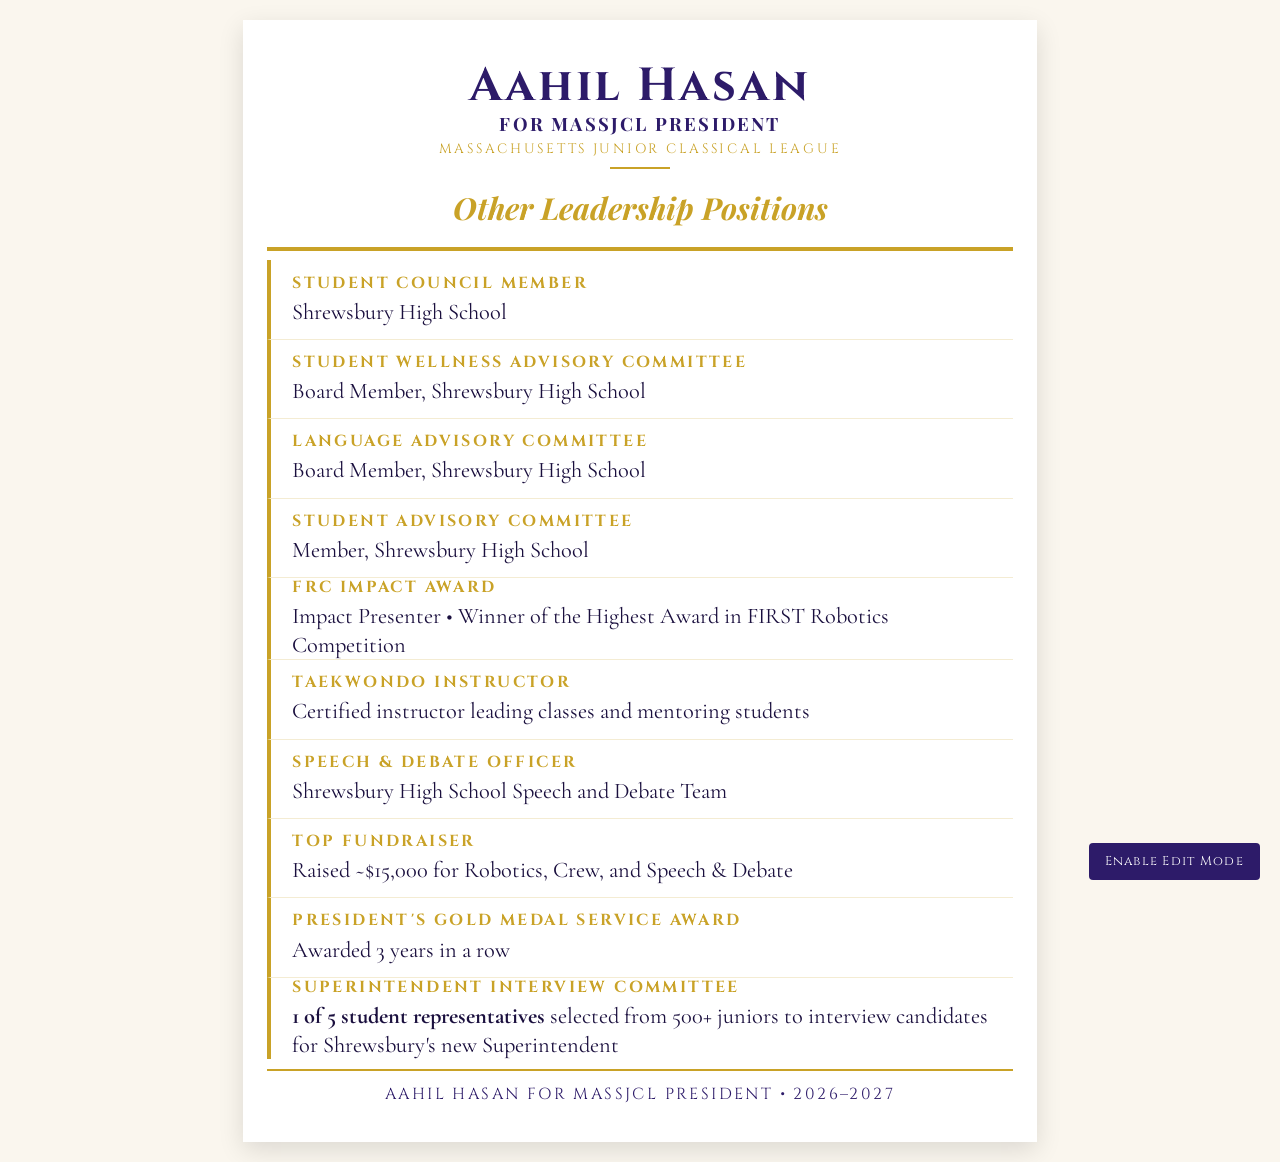
<file: leadership-poster-2.html>
<!DOCTYPE html>
<html lang="en">
<head>
  <meta charset="UTF-8" />
  <meta name="viewport" content="width=device-width, initial-scale=1.0" />
  <title>Aahil Hasan - Other Leadership Positions</title>
  <link rel="preconnect" href="https://fonts.googleapis.com" />
  <link rel="preconnect" href="https://fonts.gstatic.com" crossorigin />
  <link href="https://fonts.googleapis.com/css2?family=Playfair+Display:ital,wght@0,400;0,700;0,900;1,400;1,700&family=Cormorant+Garamond:ital,wght@0,300;0,400;0,600;1,300;1,400&family=Cinzel:wght@400;600;700&family=Lato:wght@300;400;700&display=swap" rel="stylesheet" />
  <style>
    * { box-sizing: border-box; margin: 0; padding: 0; }

    :root {
      --purple: #2d1b69;
      --purple-light: #5a3fa8;
      --gold: #c9a227;
      --gold-light: #e8c84a;
      --gold-pale: #f5e199;
      --cream: #faf6ee;
      --text-dark: #1a0f3e;
      --white: #ffffff;
    }

    body {
      font-family: 'Lato', sans-serif;
      background: var(--cream);
      color: var(--text-dark);
      padding: 0;
      margin: 0;
    }

    .poster-container {
      width: 8.27in;
      height: 11.69in;
      margin: 20px auto;
      background: var(--white);
      padding: 0.25in;
      box-shadow: 0 8px 24px rgba(0, 0, 0, 0.12);
      position: relative;
      display: flex;
      flex-direction: column;
      gap: 0;
    }

    .poster-header {
      text-align: center;
      padding: 0.15in 0;
      border-bottom: 4px solid var(--gold);
      flex-shrink: 0;
    }

    .poster-title {
      font-family: 'Cinzel', serif;
      font-size: 2.9rem;
      font-weight: 700;
      color: var(--purple);
      letter-spacing: 0.06em;
      margin: 0;
      padding: 0.04in 0 0;
      line-height: 1.05;
    }

    .poster-title-for {
      font-family: 'Playfair Display', serif;
      font-size: 1.15rem;
      font-weight: 700;
      color: var(--purple);
      letter-spacing: 0.12em;
      text-transform: uppercase;
      display: block;
      margin-top: 0.02in;
      line-height: 1.2;
    }

    .poster-subtitle {
      font-family: 'Cinzel', serif;
      font-size: 0.85rem;
      letter-spacing: 0.2em;
      color: var(--gold);
      text-transform: uppercase;
      margin: 0.05in 0 0 0;
      padding: 0;
    }

    .name-badge {
      font-family: 'Playfair Display', serif;
      font-size: 1.9rem;
      font-weight: 700;
      color: var(--gold);
      font-style: italic;
      margin: 0.05in 0;
      padding: 0;
    }

    .leadership-list {
      flex: 1;
      display: flex;
      flex-direction: column;
      padding: 0.1in 0;
      justify-content: space-between;
    }

    .leadership-item {
      flex: 1;
      display: flex;
      align-items: center;
      border-left: 4px solid var(--gold);
      padding-left: 0.22in;
      padding-right: 0.1in;
      border-bottom: 1px solid rgba(201, 162, 39, 0.2);
    }

    .leadership-item:last-child {
      border-bottom: none;
    }

    .leadership-role {
      font-family: 'Cinzel', serif;
      font-size: 1rem;
      letter-spacing: 0.15em;
      color: var(--gold);
      text-transform: uppercase;
      font-weight: 700;
      margin: 0;
      margin-bottom: 0.04in;
      display: block;
      line-height: 1.2;
    }

    .leadership-details {
      font-family: 'Cormorant Garamond', serif;
      font-size: 1.4rem;
      line-height: 1.3;
      color: var(--text-dark);
      font-weight: 400;
      margin: 0;
    }

    .poster-footer {
      text-align: center;
      padding: 0.14in 0;
      border-top: 2px solid var(--gold);
      font-family: 'Cinzel', serif;
      font-size: 1.0rem;
      letter-spacing: 0.15em;
      color: var(--purple);
      text-transform: uppercase;
      flex-shrink: 0;
      line-height: 1.3;
    }

    .divider {
      display: inline-block;
      width: 60px;
      height: 2px;
      background: var(--gold);
      margin: 0.04in 0;
    }

    /* Editable mode */
    .editable {
      padding: 0.05in 0.1in;
      border-radius: 3px;
      transition: background-color 0.2s;
      cursor: text;
    }

    .editable:hover {
      background-color: rgba(201, 162, 39, 0.1);
    }

    .editable:focus {
      outline: 2px solid var(--gold);
      background-color: rgba(201, 162, 39, 0.15);
    }

    button {
      position: fixed;
      bottom: 20px;
      right: 20px;
      padding: 10px 16px;
      background: var(--purple);
      color: var(--white);
      border: none;
      border-radius: 4px;
      font-family: 'Cinzel', serif;
      letter-spacing: 0.1em;
      cursor: pointer;
      font-size: 0.8rem;
      z-index: 10;
    }

    button:hover {
      background: var(--purple-light);
    }

    @media print {
      @page {
        size: A4;
        margin: 0;
      }
      body { padding: 0; margin: 0; background: var(--white); }
      .poster-container {
        margin: 0;
        box-shadow: none;
        width: 100vw;
        height: 100vh;
        padding: 0.25in;
      }
      button { display: none; }
    }
  </style>
</head>
<body>

  <div class="poster-container">

    <div class="poster-header">
      <h1 class="poster-title">Aahil Hasan<span class="poster-title-for">for MassJCL President</span></h1>
      <p class="poster-subtitle">Massachusetts Junior Classical League</p>
      <div class="divider" style="margin: 0.1in auto;"></div>
      <p class="name-badge" contenteditable="false">Other Leadership Positions</p>
    </div>

    <div class="leadership-list">

      <div class="leadership-item">
        <div>
          <span class="leadership-role">Student Council Member</span>
          <span class="leadership-details">Shrewsbury High School</span>
        </div>
      </div>

      <div class="leadership-item">
        <div>
          <span class="leadership-role">Student Wellness Advisory Committee</span>
          <span class="leadership-details">Board Member, Shrewsbury High School</span>
        </div>
      </div>

      <div class="leadership-item">
        <div>
          <span class="leadership-role">Language Advisory Committee</span>
          <span class="leadership-details">Board Member, Shrewsbury High School</span>
        </div>
      </div>

      <div class="leadership-item">
        <div>
          <span class="leadership-role">Student Advisory Committee</span>
          <span class="leadership-details">Member, Shrewsbury High School</span>
        </div>
      </div>

      <div class="leadership-item">
        <div>
          <span class="leadership-role">FRC Impact Award</span>
          <span class="leadership-details">Impact Presenter • Winner of the Highest Award in FIRST Robotics Competition</span>
        </div>
      </div>

      <div class="leadership-item">
        <div>
          <span class="leadership-role">Taekwondo Instructor</span>
          <span class="leadership-details">Certified instructor leading classes and mentoring students</span>
        </div>
      </div>

      <div class="leadership-item">
        <div>
          <span class="leadership-role">Speech & Debate Officer</span>
          <span class="leadership-details">Shrewsbury High School Speech and Debate Team</span>
        </div>
      </div>

      <div class="leadership-item">
        <div>
          <span class="leadership-role">Top Fundraiser</span>
          <span class="leadership-details">Raised ~$15,000 for Robotics, Crew, and Speech & Debate</span>
        </div>
      </div>

      <div class="leadership-item">
        <div>
          <span class="leadership-role">President's Gold Medal Service Award</span>
          <span class="leadership-details">Awarded 3 years in a row</span>
        </div>
      </div>

      <div class="leadership-item">
        <div>
          <span class="leadership-role">Superintendent Interview Committee</span>
          <span class="leadership-details"><strong>1 of 5 student representatives</strong> selected from 500+ juniors to interview candidates for Shrewsbury's new Superintendent</span>
        </div>
      </div>

    </div>

    <div class="poster-footer">
      Aahil Hasan for MassJCL President • 2026–2027
    </div>

  </div>

  <button onclick="toggleEdit()">Enable Edit Mode</button>

  <script>
    function toggleEdit() {
      const btn = document.querySelector('button');
      const roles = document.querySelectorAll('.leadership-role');
      const details = document.querySelectorAll('.leadership-details');
      const title = document.querySelector('.poster-title');
      const footer = document.querySelector('.poster-footer');

      const isEditable = title.contentEditable === 'true';

      [title, footer, ...roles, ...details].forEach(el => {
        el.contentEditable = isEditable ? 'false' : 'true';
      });

      btn.textContent = isEditable ? 'Enable Edit Mode' : 'Done Editing';
      btn.style.background = isEditable ? 'var(--purple)' : 'var(--gold)';
    }
  </script>

</body>
</html>
</file>
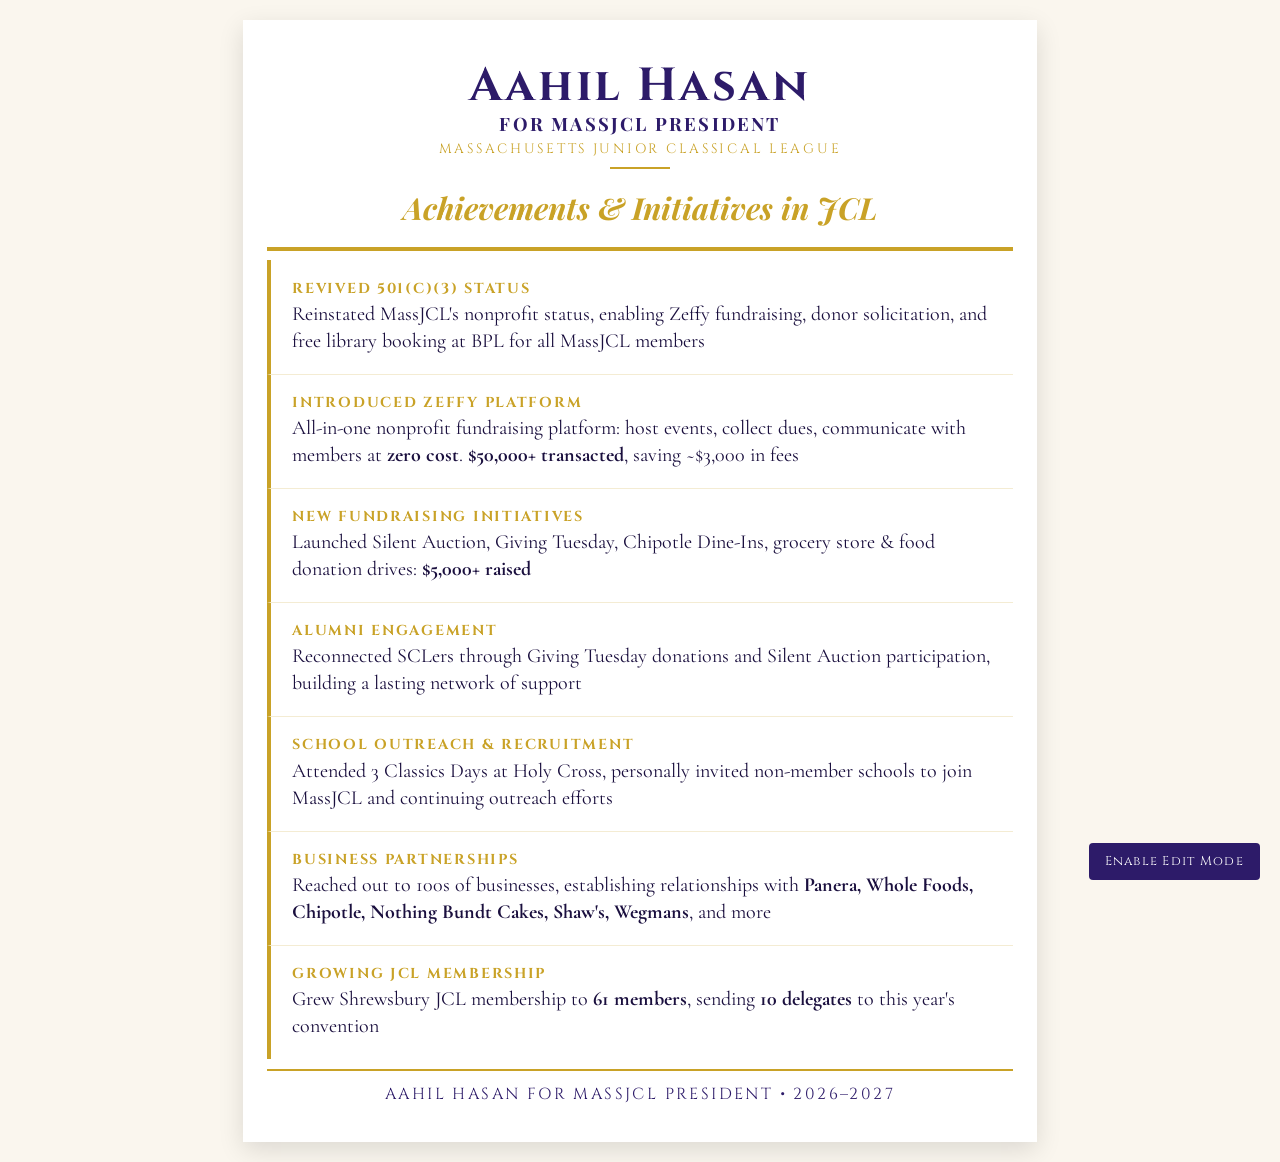
<file: leadership-poster-3.html>
<!DOCTYPE html>
<html lang="en">
<head>
  <meta charset="UTF-8" />
  <meta name="viewport" content="width=device-width, initial-scale=1.0" />
  <title>Aahil Hasan - Achievements & Initiatives in JCL</title>
  <link rel="preconnect" href="https://fonts.googleapis.com" />
  <link rel="preconnect" href="https://fonts.gstatic.com" crossorigin />
  <link href="https://fonts.googleapis.com/css2?family=Playfair+Display:ital,wght@0,400;0,700;0,900;1,400;1,700&family=Cormorant+Garamond:ital,wght@0,300;0,400;0,600;1,300;1,400&family=Cinzel:wght@400;600;700&family=Lato:wght@300;400;700&display=swap" rel="stylesheet" />
  <style>
    * { box-sizing: border-box; margin: 0; padding: 0; }

    :root {
      --purple: #2d1b69;
      --purple-light: #5a3fa8;
      --gold: #c9a227;
      --gold-light: #e8c84a;
      --gold-pale: #f5e199;
      --cream: #faf6ee;
      --text-dark: #1a0f3e;
      --white: #ffffff;
    }

    body {
      font-family: 'Lato', sans-serif;
      background: var(--cream);
      color: var(--text-dark);
      padding: 0;
      margin: 0;
    }

    .poster-container {
      width: 8.27in;
      height: 11.69in;
      margin: 20px auto;
      background: var(--white);
      padding: 0.25in;
      box-shadow: 0 8px 24px rgba(0, 0, 0, 0.12);
      position: relative;
      display: flex;
      flex-direction: column;
      gap: 0;
    }

    .poster-header {
      text-align: center;
      padding: 0.15in 0;
      border-bottom: 4px solid var(--gold);
      flex-shrink: 0;
    }

    .poster-title {
      font-family: 'Cinzel', serif;
      font-size: 2.9rem;
      font-weight: 700;
      color: var(--purple);
      letter-spacing: 0.06em;
      margin: 0;
      padding: 0.04in 0 0;
      line-height: 1.05;
    }

    .poster-title-for {
      font-family: 'Playfair Display', serif;
      font-size: 1.15rem;
      font-weight: 700;
      color: var(--purple);
      letter-spacing: 0.12em;
      text-transform: uppercase;
      display: block;
      margin-top: 0.02in;
      line-height: 1.2;
    }

    .poster-subtitle {
      font-family: 'Cinzel', serif;
      font-size: 0.85rem;
      letter-spacing: 0.2em;
      color: var(--gold);
      text-transform: uppercase;
      margin: 0.05in 0 0 0;
      padding: 0;
    }

    .name-badge {
      font-family: 'Playfair Display', serif;
      font-size: 1.9rem;
      font-weight: 700;
      color: var(--gold);
      font-style: italic;
      margin: 0.05in 0;
      padding: 0;
    }

    .leadership-list {
      flex: 1;
      display: flex;
      flex-direction: column;
      padding: 0.1in 0;
      justify-content: space-between;
    }

    .leadership-item {
      flex: 1;
      display: flex;
      align-items: center;
      border-left: 4px solid var(--gold);
      padding-left: 0.22in;
      padding-right: 0.1in;
      border-bottom: 1px solid rgba(201, 162, 39, 0.2);
    }

    .leadership-item:last-child {
      border-bottom: none;
    }

    .leadership-role {
      font-family: 'Cinzel', serif;
      font-size: 0.9rem;
      letter-spacing: 0.12em;
      color: var(--gold);
      text-transform: uppercase;
      font-weight: 700;
      margin: 0;
      margin-bottom: 0.04in;
      display: block;
      line-height: 1.2;
    }

    .leadership-details {
      font-family: 'Cormorant Garamond', serif;
      font-size: 1.25rem;
      line-height: 1.35;
      color: var(--text-dark);
      font-weight: 400;
      margin: 0;
    }

    .poster-footer {
      text-align: center;
      padding: 0.14in 0;
      border-top: 2px solid var(--gold);
      font-family: 'Cinzel', serif;
      font-size: 1.0rem;
      letter-spacing: 0.15em;
      color: var(--purple);
      text-transform: uppercase;
      flex-shrink: 0;
      line-height: 1.3;
    }

    .divider {
      display: inline-block;
      width: 60px;
      height: 2px;
      background: var(--gold);
      margin: 0.04in 0;
    }

    .editable {
      padding: 0.05in 0.1in;
      border-radius: 3px;
      transition: background-color 0.2s;
      cursor: text;
    }

    .editable:hover {
      background-color: rgba(201, 162, 39, 0.1);
    }

    .editable:focus {
      outline: 2px solid var(--gold);
      background-color: rgba(201, 162, 39, 0.15);
    }

    button {
      position: fixed;
      bottom: 20px;
      right: 20px;
      padding: 10px 16px;
      background: var(--purple);
      color: var(--white);
      border: none;
      border-radius: 4px;
      font-family: 'Cinzel', serif;
      letter-spacing: 0.1em;
      cursor: pointer;
      font-size: 0.8rem;
      z-index: 10;
    }

    button:hover {
      background: var(--purple-light);
    }

    @media print {
      @page {
        size: A4;
        margin: 0;
      }
      body { padding: 0; margin: 0; background: var(--white); }
      .poster-container {
        margin: 0;
        box-shadow: none;
        width: 100vw;
        height: 100vh;
        padding: 0.25in;
      }
      button { display: none; }
    }
  </style>
</head>
<body>

  <div class="poster-container">

    <div class="poster-header">
      <h1 class="poster-title">Aahil Hasan<span class="poster-title-for">for MassJCL President</span></h1>
      <p class="poster-subtitle">Massachusetts Junior Classical League</p>
      <div class="divider" style="margin: 0.1in auto;"></div>
      <p class="name-badge" contenteditable="false">Achievements &amp; Initiatives in JCL</p>
    </div>

    <div class="leadership-list">

      <div class="leadership-item">
        <div>
          <span class="leadership-role">Revived 501(c)(3) Status</span>
          <span class="leadership-details">Reinstated MassJCL's nonprofit status, enabling Zeffy fundraising, donor solicitation, and free library booking at BPL for all MassJCL members</span>
        </div>
      </div>

      <div class="leadership-item">
        <div>
          <span class="leadership-role">Introduced Zeffy Platform</span>
          <span class="leadership-details">All-in-one nonprofit fundraising platform: host events, collect dues, communicate with members at <strong>zero cost</strong>. <strong>$50,000+ transacted</strong>, saving ~$3,000 in fees</span>
        </div>
      </div>

      <div class="leadership-item">
        <div>
          <span class="leadership-role">New Fundraising Initiatives</span>
          <span class="leadership-details">Launched Silent Auction, Giving Tuesday, Chipotle Dine-Ins, grocery store &amp; food donation drives: <strong>$5,000+ raised</strong></span>
        </div>
      </div>

      <div class="leadership-item">
        <div>
          <span class="leadership-role">Alumni Engagement</span>
          <span class="leadership-details">Reconnected SCLers through Giving Tuesday donations and Silent Auction participation, building a lasting network of support</span>
        </div>
      </div>

      <div class="leadership-item">
        <div>
          <span class="leadership-role">School Outreach &amp; Recruitment</span>
          <span class="leadership-details">Attended 3 Classics Days at Holy Cross, personally invited non-member schools to join MassJCL and continuing outreach efforts</span>
        </div>
      </div>

      <div class="leadership-item">
        <div>
          <span class="leadership-role">Business Partnerships</span>
          <span class="leadership-details">Reached out to 100s of businesses, establishing relationships with <strong>Panera, Whole Foods, Chipotle, Nothing Bundt Cakes, Shaw's, Wegmans</strong>, and more</span>
        </div>
      </div>

      <div class="leadership-item">
        <div>
          <span class="leadership-role">Growing JCL Membership</span>
          <span class="leadership-details">Grew Shrewsbury JCL membership to <strong>61 members</strong>, sending <strong>10 delegates</strong> to this year's convention</span>
        </div>
      </div>

    </div>

    <div class="poster-footer">
      Aahil Hasan for MassJCL President • 2026–2027
    </div>

  </div>

  <button onclick="toggleEdit()">Enable Edit Mode</button>

  <script>
    function toggleEdit() {
      const btn = document.querySelector('button');
      const roles = document.querySelectorAll('.leadership-role');
      const details = document.querySelectorAll('.leadership-details');
      const title = document.querySelector('.poster-title');
      const footer = document.querySelector('.poster-footer');

      const isEditable = title.contentEditable === 'true';

      [title, footer, ...roles, ...details].forEach(el => {
        el.contentEditable = isEditable ? 'false' : 'true';
      });

      btn.textContent = isEditable ? 'Enable Edit Mode' : 'Done Editing';
      btn.style.background = isEditable ? 'var(--purple)' : 'var(--gold)';
    }
  </script>

</body>
</html>
</file>
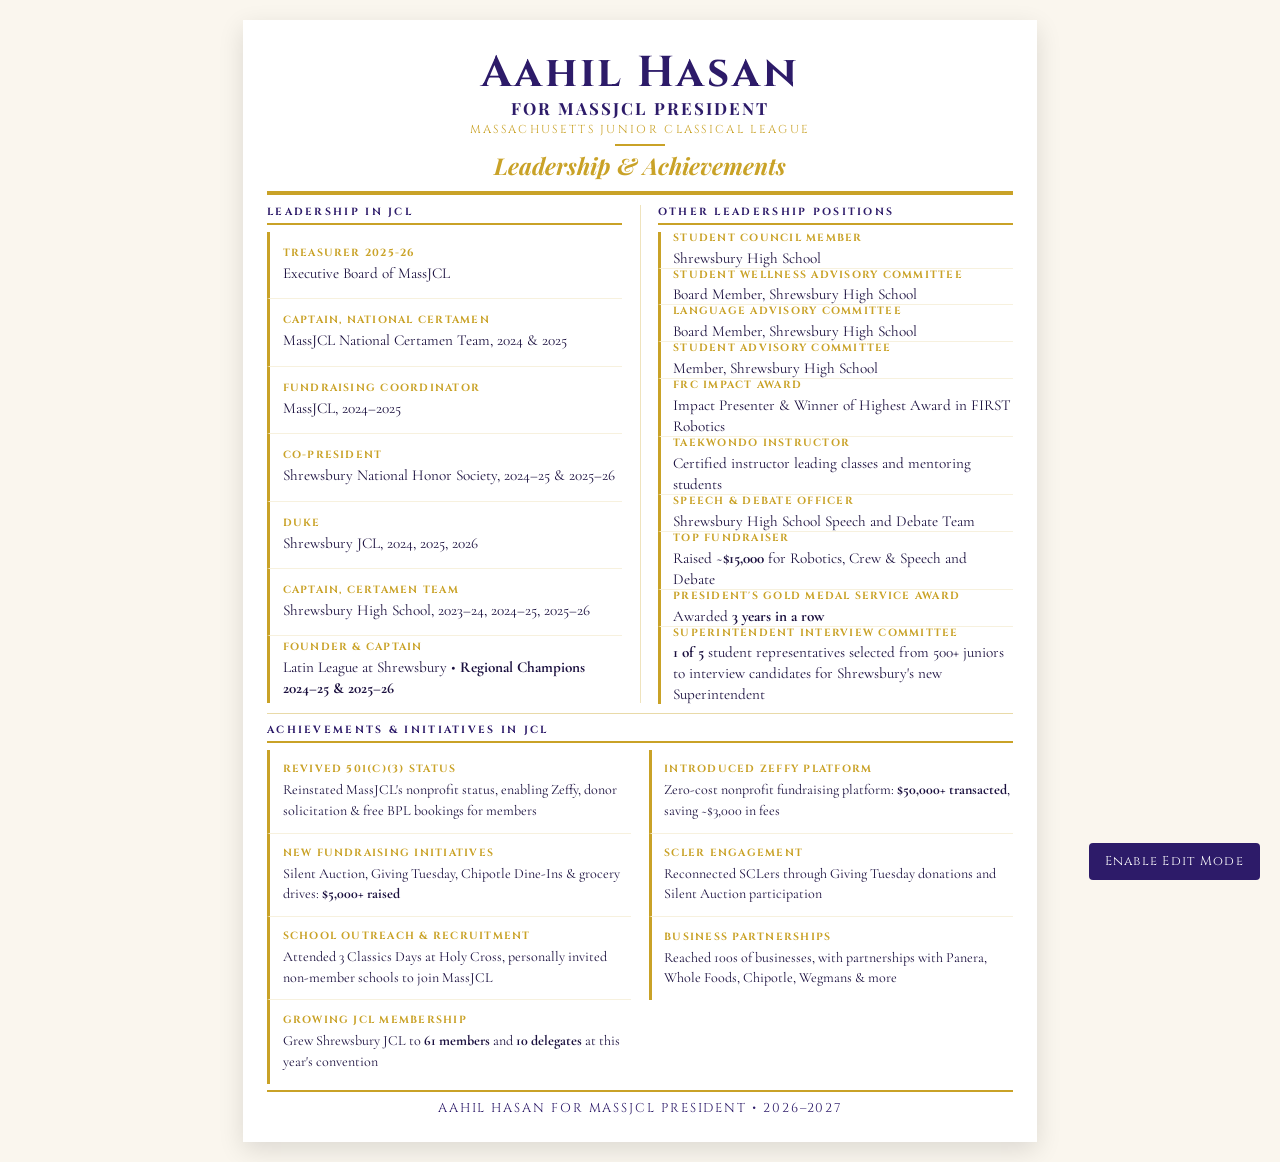
<file: leadership-poster-4.html>
<!DOCTYPE html>
<html lang="en">
<head>
  <meta charset="UTF-8" />
  <meta name="viewport" content="width=device-width, initial-scale=1.0" />
  <title>Aahil Hasan - Full Leadership Profile</title>
  <link rel="preconnect" href="https://fonts.googleapis.com" />
  <link rel="preconnect" href="https://fonts.gstatic.com" crossorigin />
  <link href="https://fonts.googleapis.com/css2?family=Playfair+Display:ital,wght@0,400;0,700;0,900;1,400;1,700&family=Cormorant+Garamond:ital,wght@0,300;0,400;0,600;1,300;1,400&family=Cinzel:wght@400;600;700&family=Lato:wght@300;400;700&display=swap" rel="stylesheet" />
  <style>
    * { box-sizing: border-box; margin: 0; padding: 0; }

    :root {
      --purple: #2d1b69;
      --purple-light: #5a3fa8;
      --gold: #c9a227;
      --cream: #faf6ee;
      --text-dark: #1a0f3e;
      --white: #ffffff;
    }

    body {
      font-family: 'Lato', sans-serif;
      background: var(--cream);
      color: var(--text-dark);
      padding: 0; margin: 0;
    }

    .poster-container {
      width: 8.27in;
      height: 11.69in;
      margin: 20px auto;
      background: var(--white);
      padding: 0.22in 0.25in;
      box-shadow: 0 8px 24px rgba(0,0,0,0.12);
      display: flex;
      flex-direction: column;
    }

    /* ── HEADER ── */
    .poster-header {
      text-align: center;
      padding: 0.1in 0 0.11in;
      border-bottom: 4px solid var(--gold);
      flex-shrink: 0;
    }
    .poster-title {
      font-family: 'Cinzel', serif;
      font-size: 2.7rem;
      font-weight: 700;
      color: var(--purple);
      letter-spacing: 0.06em;
      line-height: 1.05;
    }
    .poster-title-for {
      font-family: 'Playfair Display', serif;
      font-size: 1.05rem;
      font-weight: 700;
      color: var(--purple);
      letter-spacing: 0.12em;
      text-transform: uppercase;
      display: block;
      margin-top: 0.02in;
      line-height: 1.2;
    }
    .poster-subtitle {
      font-family: 'Cinzel', serif;
      font-size: 0.72rem;
      letter-spacing: 0.2em;
      color: var(--gold);
      text-transform: uppercase;
      margin: 0.04in 0 0;
    }
    .name-badge {
      font-family: 'Playfair Display', serif;
      font-size: 1.45rem;
      font-weight: 700;
      color: var(--gold);
      font-style: italic;
      margin: 0.04in 0 0;
    }
    .header-rule {
      display: block;
      width: 50px; height: 2px;
      background: var(--gold);
      margin: 0.07in auto 0;
    }

    /* ── BODY ── */
    .poster-body {
      flex: 1;
      display: flex;
      flex-direction: column;
      padding: 0.1in 0 0.06in;
      gap: 0;
      min-height: 0;
    }

    /* ── TOP ROW: two equal columns ── */
    .top-row {
      flex: 58;
      display: grid;
      grid-template-columns: 1fr 1px 1fr;
      gap: 0 0.18in;
      min-height: 0;
    }
    .col-divider {
      background: rgba(201,162,39,0.3);
    }
    .poster-col {
      display: flex;
      flex-direction: column;
      min-height: 0;
    }

    /* ── ROW DIVIDER ── */
    .row-divider {
      flex-shrink: 0;
      height: 1px;
      background: rgba(201,162,39,0.4);
      margin: 0.1in 0;
    }

    /* ── BOTTOM ROW: full-width achievements ── */
    .bottom-row {
      flex: 42;
      display: flex;
      flex-direction: column;
      min-height: 0;
    }

    /* ── SECTION HEADING ── */
    .section-heading {
      font-family: 'Cinzel', serif;
      font-size: 0.65rem;
      letter-spacing: 0.22em;
      color: var(--purple);
      text-transform: uppercase;
      font-weight: 700;
      flex-shrink: 0;
      padding-bottom: 0.045in;
      margin-bottom: 0.07in;
      border-bottom: 2px solid var(--gold);
    }

    /* ── ITEM LIST ── */
    .item-list {
      flex: 1;
      display: flex;
      flex-direction: column;
      justify-content: space-between;
    }

    /* Two-column grid for bottom section */
    .item-grid {
      flex: 1;
      display: grid;
      grid-template-columns: 1fr 1fr;
      grid-auto-rows: 1fr;
      gap: 0 0.18in;
    }

    /* ── ITEM (top sections) ── */
    .item {
      flex: 1;
      display: flex;
      align-items: center;
      border-left: 3px solid var(--gold);
      padding-left: 0.13in;
      border-bottom: 1px solid rgba(201,162,39,0.15);
    }
    .item:last-child { border-bottom: none; }

    /* ── ITEM (bottom grid) ── */
    .grid-item {
      display: flex;
      align-items: center;
      border-left: 3px solid var(--gold);
      padding-left: 0.13in;
      border-bottom: 1px solid rgba(201,162,39,0.15);
    }
    /* Remove bottom border on last two items */
    .grid-item:nth-last-child(-n+2) { border-bottom: none; }

    /* ── ROLE LABELS ── */
    .item-role {
      font-family: 'Cinzel', serif;
      letter-spacing: 0.12em;
      color: var(--gold);
      text-transform: uppercase;
      font-weight: 700;
      display: block;
      line-height: 1.2;
      margin-bottom: 0.025in;
    }
    .top-col .item-role   { font-size: 0.65rem; }
    .bottom-row .item-role { font-size: 0.65rem; }

    /* ── DETAIL TEXT ── */
    .item-details {
      font-family: 'Cormorant Garamond', serif;
      line-height: 1.25;
      color: var(--text-dark);
      font-weight: 400;
    }
    .top-col .item-details   { font-size: 0.95rem; }
    .bottom-row .item-details { font-size: 0.88rem; }

    /* ── FOOTER ── */
    .poster-footer {
      text-align: center;
      padding: 0.09in 0 0.04in;
      border-top: 2px solid var(--gold);
      font-family: 'Cinzel', serif;
      font-size: 0.8rem;
      letter-spacing: 0.15em;
      color: var(--purple);
      text-transform: uppercase;
      flex-shrink: 0;
    }

    button {
      position: fixed;
      bottom: 20px; right: 20px;
      padding: 10px 16px;
      background: var(--purple);
      color: var(--white);
      border: none; border-radius: 4px;
      font-family: 'Cinzel', serif;
      letter-spacing: 0.1em;
      cursor: pointer; font-size: 0.8rem; z-index: 10;
    }
    button:hover { background: var(--purple-light); }

    @media print {
      @page { size: A4; margin: 0; }
      body { padding: 0; margin: 0; background: var(--white); }
      .poster-container {
        margin: 0; box-shadow: none;
        width: 100vw; height: 100vh;
        padding: 0.22in 0.25in;
      }
      button { display: none; }
    }
  </style>
</head>
<body>

  <div class="poster-container">

    <!-- HEADER -->
    <div class="poster-header">
      <h1 class="poster-title">Aahil Hasan<span class="poster-title-for">for MassJCL President</span></h1>
      <p class="poster-subtitle">Massachusetts Junior Classical League</p>
      <span class="header-rule"></span>
      <p class="name-badge">Leadership &amp; Achievements</p>
    </div>

    <div class="poster-body">

      <!-- ══ TOP ROW ══ -->
      <div class="top-row">

        <!-- Left: Leadership in JCL (7 items) -->
        <div class="poster-col top-col">
          <div class="section-heading">Leadership in JCL</div>
          <div class="item-list">

            <div class="item">
              <div>
                <span class="item-role">Treasurer 2025-26</span>
                <span class="item-details">Executive Board of MassJCL</span>
              </div>
            </div>

            <div class="item">
              <div>
                <span class="item-role">Captain, National Certamen</span>
                <span class="item-details">MassJCL National Certamen Team, 2024 &amp; 2025</span>
              </div>
            </div>

            <div class="item">
              <div>
                <span class="item-role">Fundraising Coordinator</span>
                <span class="item-details">MassJCL, 2024–2025</span>
              </div>
            </div>

            <div class="item">
              <div>
                <span class="item-role">Co-President</span>
                <span class="item-details">Shrewsbury National Honor Society, 2024–25 &amp; 2025–26</span>
              </div>
            </div>

            <div class="item">
              <div>
                <span class="item-role">Duke</span>
                <span class="item-details">Shrewsbury JCL, 2024, 2025, 2026</span>
              </div>
            </div>

            <div class="item">
              <div>
                <span class="item-role">Captain, Certamen Team</span>
                <span class="item-details">Shrewsbury High School, 2023–24, 2024–25, 2025–26</span>
              </div>
            </div>

            <div class="item">
              <div>
                <span class="item-role">Founder &amp; Captain</span>
                <span class="item-details">Latin League at Shrewsbury • <strong>Regional Champions 2024–25 &amp; 2025–26</strong></span>
              </div>
            </div>

          </div>
        </div>

        <div class="col-divider"></div>

        <!-- Right: Other Leadership (10 items) -->
        <div class="poster-col top-col">
          <div class="section-heading">Other Leadership Positions</div>
          <div class="item-list">

            <div class="item">
              <div>
                <span class="item-role">Student Council Member</span>
                <span class="item-details">Shrewsbury High School</span>
              </div>
            </div>

            <div class="item">
              <div>
                <span class="item-role">Student Wellness Advisory Committee</span>
                <span class="item-details">Board Member, Shrewsbury High School</span>
              </div>
            </div>

            <div class="item">
              <div>
                <span class="item-role">Language Advisory Committee</span>
                <span class="item-details">Board Member, Shrewsbury High School</span>
              </div>
            </div>

            <div class="item">
              <div>
                <span class="item-role">Student Advisory Committee</span>
                <span class="item-details">Member, Shrewsbury High School</span>
              </div>
            </div>

            <div class="item">
              <div>
                <span class="item-role">FRC Impact Award</span>
                <span class="item-details">Impact Presenter &amp; Winner of Highest Award in FIRST Robotics</span>
              </div>
            </div>

            <div class="item">
              <div>
                <span class="item-role">Taekwondo Instructor</span>
                <span class="item-details">Certified instructor leading classes and mentoring students</span>
              </div>
            </div>

            <div class="item">
              <div>
                <span class="item-role">Speech &amp; Debate Officer</span>
                <span class="item-details">Shrewsbury High School Speech and Debate Team</span>
              </div>
            </div>

            <div class="item">
              <div>
                <span class="item-role">Top Fundraiser</span>
                <span class="item-details">Raised ~<strong>$15,000</strong> for Robotics, Crew &amp; Speech and Debate</span>
              </div>
            </div>

            <div class="item">
              <div>
                <span class="item-role">President's Gold Medal Service Award</span>
                <span class="item-details">Awarded <strong>3 years in a row</strong></span>
              </div>
            </div>

            <div class="item">
              <div>
                <span class="item-role">Superintendent Interview Committee</span>
                <span class="item-details"><strong>1 of 5</strong> student representatives selected from 500+ juniors to interview candidates for Shrewsbury's new Superintendent</span>
              </div>
            </div>

          </div>
        </div>

      </div><!-- /top-row -->

      <div class="row-divider"></div>

      <!-- ══ BOTTOM ROW: Achievements (7 items, 2-col grid) ══ -->
      <div class="bottom-row">
        <div class="section-heading">Achievements &amp; Initiatives in JCL</div>
        <div class="item-grid">

          <div class="grid-item">
            <div>
              <span class="item-role">Revived 501(c)(3) Status</span>
              <span class="item-details">Reinstated MassJCL's nonprofit status, enabling Zeffy, donor solicitation &amp; free BPL bookings for members</span>
            </div>
          </div>

          <div class="grid-item">
            <div>
              <span class="item-role">Introduced Zeffy Platform</span>
              <span class="item-details">Zero-cost nonprofit fundraising platform: <strong>$50,000+ transacted</strong>, saving ~$3,000 in fees</span>
            </div>
          </div>

          <div class="grid-item">
            <div>
              <span class="item-role">New Fundraising Initiatives</span>
              <span class="item-details">Silent Auction, Giving Tuesday, Chipotle Dine-Ins &amp; grocery drives: <strong>$5,000+ raised</strong></span>
            </div>
          </div>

          <div class="grid-item">
            <div>
              <span class="item-role">SCLer Engagement</span>
              <span class="item-details">Reconnected SCLers through Giving Tuesday donations and Silent Auction participation</span>
            </div>
          </div>

          <div class="grid-item">
            <div>
              <span class="item-role">School Outreach &amp; Recruitment</span>
              <span class="item-details">Attended 3 Classics Days at Holy Cross, personally invited non-member schools to join MassJCL</span>
            </div>
          </div>

          <div class="grid-item">
            <div>
              <span class="item-role">Business Partnerships</span>
              <span class="item-details">Reached 100s of businesses, with partnerships with Panera, Whole Foods, Chipotle, Wegmans &amp; more</span>
            </div>
          </div>

          <div class="grid-item">
            <div>
              <span class="item-role">Growing JCL Membership</span>
              <span class="item-details">Grew Shrewsbury JCL to <strong>61 members</strong> and <strong>10 delegates</strong> at this year's convention</span>
            </div>
          </div>

        </div>
      </div><!-- /bottom-row -->

    </div><!-- /poster-body -->

    <div class="poster-footer">
      Aahil Hasan for MassJCL President • 2026–2027
    </div>

  </div>

  <button onclick="toggleEdit()">Enable Edit Mode</button>

  <script>
    function toggleEdit() {
      const btn = document.querySelector('button');
      const roles = document.querySelectorAll('.item-role');
      const details = document.querySelectorAll('.item-details');
      const title = document.querySelector('.poster-title');
      const footer = document.querySelector('.poster-footer');
      const isEditable = title.contentEditable === 'true';
      [title, footer, ...roles, ...details].forEach(el => {
        el.contentEditable = isEditable ? 'false' : 'true';
      });
      btn.textContent = isEditable ? 'Enable Edit Mode' : 'Done Editing';
      btn.style.background = isEditable ? 'var(--purple)' : 'var(--gold)';
    }
  </script>

</body>
</html>
</file>
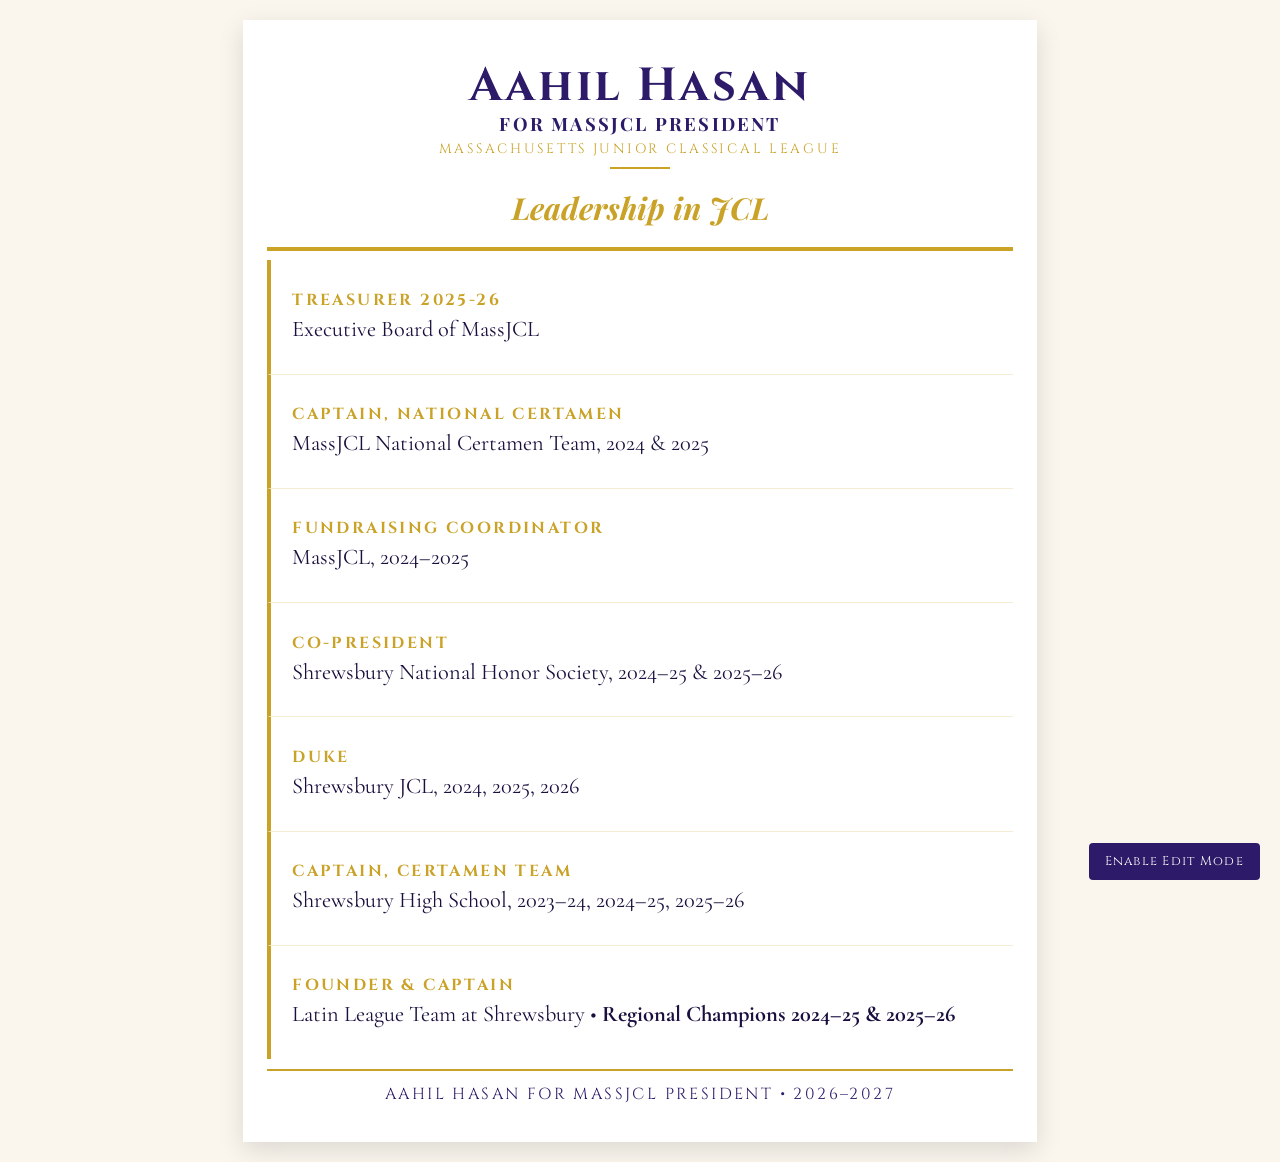
<file: leadership-poster.html>
<!DOCTYPE html>
<html lang="en">
<head>
  <meta charset="UTF-8" />
  <meta name="viewport" content="width=device-width, initial-scale=1.0" />
  <title>Aahil Hasan - Leadership in JCL</title>
  <link rel="preconnect" href="https://fonts.googleapis.com" />
  <link rel="preconnect" href="https://fonts.gstatic.com" crossorigin />
  <link href="https://fonts.googleapis.com/css2?family=Playfair+Display:ital,wght@0,400;0,700;0,900;1,400;1,700&family=Cormorant+Garamond:ital,wght@0,300;0,400;0,600;1,300;1,400&family=Cinzel:wght@400;600;700&family=Lato:wght@300;400;700&display=swap" rel="stylesheet" />
  <style>
    * { box-sizing: border-box; margin: 0; padding: 0; }

    :root {
      --purple: #2d1b69;
      --purple-light: #5a3fa8;
      --gold: #c9a227;
      --gold-light: #e8c84a;
      --gold-pale: #f5e199;
      --cream: #faf6ee;
      --text-dark: #1a0f3e;
      --white: #ffffff;
    }

    body {
      font-family: 'Lato', sans-serif;
      background: var(--cream);
      color: var(--text-dark);
      padding: 0;
      margin: 0;
    }

    .poster-container {
      width: 8.27in;
      height: 11.69in;
      margin: 20px auto;
      background: var(--white);
      padding: 0.25in;
      box-shadow: 0 8px 24px rgba(0, 0, 0, 0.12);
      position: relative;
      display: flex;
      flex-direction: column;
      gap: 0;
    }

    .poster-header {
      text-align: center;
      padding: 0.15in 0;
      border-bottom: 4px solid var(--gold);
      flex-shrink: 0;
    }

    .poster-title {
      font-family: 'Cinzel', serif;
      font-size: 2.9rem;
      font-weight: 700;
      color: var(--purple);
      letter-spacing: 0.06em;
      margin: 0;
      padding: 0.04in 0 0;
      line-height: 1.05;
    }

    .poster-title-for {
      font-family: 'Playfair Display', serif;
      font-size: 1.15rem;
      font-weight: 700;
      color: var(--purple);
      letter-spacing: 0.12em;
      text-transform: uppercase;
      display: block;
      margin-top: 0.02in;
      line-height: 1.2;
    }

    .poster-subtitle {
      font-family: 'Cinzel', serif;
      font-size: 0.85rem;
      letter-spacing: 0.2em;
      color: var(--gold);
      text-transform: uppercase;
      margin: 0.05in 0 0 0;
      padding: 0;
    }

    .name-badge {
      font-family: 'Playfair Display', serif;
      font-size: 1.9rem;
      font-weight: 700;
      color: var(--gold);
      font-style: italic;
      margin: 0.05in 0;
      padding: 0;
    }

    .leadership-list {
      flex: 1;
      display: flex;
      flex-direction: column;
      padding: 0.1in 0;
      justify-content: space-between;
    }

    .leadership-item {
      flex: 1;
      display: flex;
      align-items: center;
      border-left: 4px solid var(--gold);
      padding-left: 0.22in;
      padding-right: 0.1in;
      border-bottom: 1px solid rgba(201, 162, 39, 0.2);
    }

    .leadership-item:last-child {
      border-bottom: none;
    }

    .leadership-role {
      font-family: 'Cinzel', serif;
      font-size: 1rem;
      letter-spacing: 0.15em;
      color: var(--gold);
      text-transform: uppercase;
      font-weight: 700;
      margin: 0;
      margin-bottom: 0.04in;
      display: block;
      line-height: 1.2;
    }

    .leadership-details {
      font-family: 'Cormorant Garamond', serif;
      font-size: 1.4rem;
      line-height: 1.3;
      color: var(--text-dark);
      font-weight: 400;
      margin: 0;
    }

    .poster-footer {
      text-align: center;
      padding: 0.14in 0;
      border-top: 2px solid var(--gold);
      font-family: 'Cinzel', serif;
      font-size: 1.0rem;
      letter-spacing: 0.15em;
      color: var(--purple);
      text-transform: uppercase;
      flex-shrink: 0;
      line-height: 1.3;
    }

    .divider {
      display: inline-block;
      width: 60px;
      height: 2px;
      background: var(--gold);
      margin: 0.04in 0;
    }

    /* Editable mode */
    .editable {
      padding: 0.05in 0.1in;
      border-radius: 3px;
      transition: background-color 0.2s;
      cursor: text;
    }

    .editable:hover {
      background-color: rgba(201, 162, 39, 0.1);
    }

    .editable:focus {
      outline: 2px solid var(--gold);
      background-color: rgba(201, 162, 39, 0.15);
    }

    button {
      position: fixed;
      bottom: 20px;
      right: 20px;
      padding: 10px 16px;
      background: var(--purple);
      color: var(--white);
      border: none;
      border-radius: 4px;
      font-family: 'Cinzel', serif;
      letter-spacing: 0.1em;
      cursor: pointer;
      font-size: 0.8rem;
      z-index: 10;
    }

    button:hover {
      background: var(--purple-light);
    }

    @media print {
      @page {
        size: A4;
        margin: 0;
      }
      body { padding: 0; margin: 0; background: var(--white); }
      .poster-container {
        margin: 0;
        box-shadow: none;
        width: 100vw;
        height: 100vh;
        padding: 0.25in;
      }
      button { display: none; }
    }
  </style>
</head>
<body>

  <div class="poster-container">

    <div class="poster-header">
      <h1 class="poster-title">Aahil Hasan<span class="poster-title-for">for MassJCL President</span></h1>
      <p class="poster-subtitle">Massachusetts Junior Classical League</p>
      <div class="divider" style="margin: 0.1in auto;"></div>
      <p class="name-badge" contenteditable="false">Leadership in JCL</p>
    </div>

    <div class="leadership-list">

      <div class="leadership-item">
        <div>
          <span class="leadership-role">Treasurer 2025-26</span>
          <span class="leadership-details">Executive Board of MassJCL</span>
        </div>
      </div>

      <div class="leadership-item">
        <div>
          <span class="leadership-role">Captain, National Certamen</span>
          <span class="leadership-details">MassJCL National Certamen Team, 2024 & 2025</span>
        </div>
      </div>

      <div class="leadership-item">
        <div>
          <span class="leadership-role">Fundraising Coordinator</span>
          <span class="leadership-details">MassJCL, 2024–2025</span>
        </div>
      </div>

      <div class="leadership-item">
        <div>
          <span class="leadership-role">Co-President</span>
          <span class="leadership-details">Shrewsbury National Honor Society, 2024–25 & 2025–26</span>
        </div>
      </div>

      <div class="leadership-item">
        <div>
          <span class="leadership-role">Duke</span>
          <span class="leadership-details">Shrewsbury JCL, 2024, 2025, 2026</span>
        </div>
      </div>

      <div class="leadership-item">
        <div>
          <span class="leadership-role">Captain, Certamen Team</span>
          <span class="leadership-details">Shrewsbury High School, 2023–24, 2024–25, 2025–26</span>
        </div>
      </div>

      <div class="leadership-item">
        <div>
          <span class="leadership-role">Founder & Captain</span>
          <span class="leadership-details">Latin League Team at Shrewsbury • <strong>Regional Champions 2024–25 & 2025–26</strong></span>
        </div>
      </div>

    </div>

    <div class="poster-footer">
      Aahil Hasan for MassJCL President • 2026–2027
    </div>

  </div>

  <button onclick="toggleEdit()">Enable Edit Mode</button>

  <script>
    function toggleEdit() {
      const btn = document.querySelector('button');
      const roles = document.querySelectorAll('.leadership-role');
      const details = document.querySelectorAll('.leadership-details');
      const title = document.querySelector('.poster-title');
      const footer = document.querySelector('.poster-footer');

      const isEditable = title.contentEditable === 'true';

      // Toggle edit mode
      [title, footer, ...roles, ...details].forEach(el => {
        el.contentEditable = isEditable ? 'false' : 'true';
      });

      btn.textContent = isEditable ? 'Enable Edit Mode' : 'Done Editing';
      btn.style.background = isEditable ? 'var(--purple)' : 'var(--gold)';
    }
  </script>

</body>
</html>
</file>
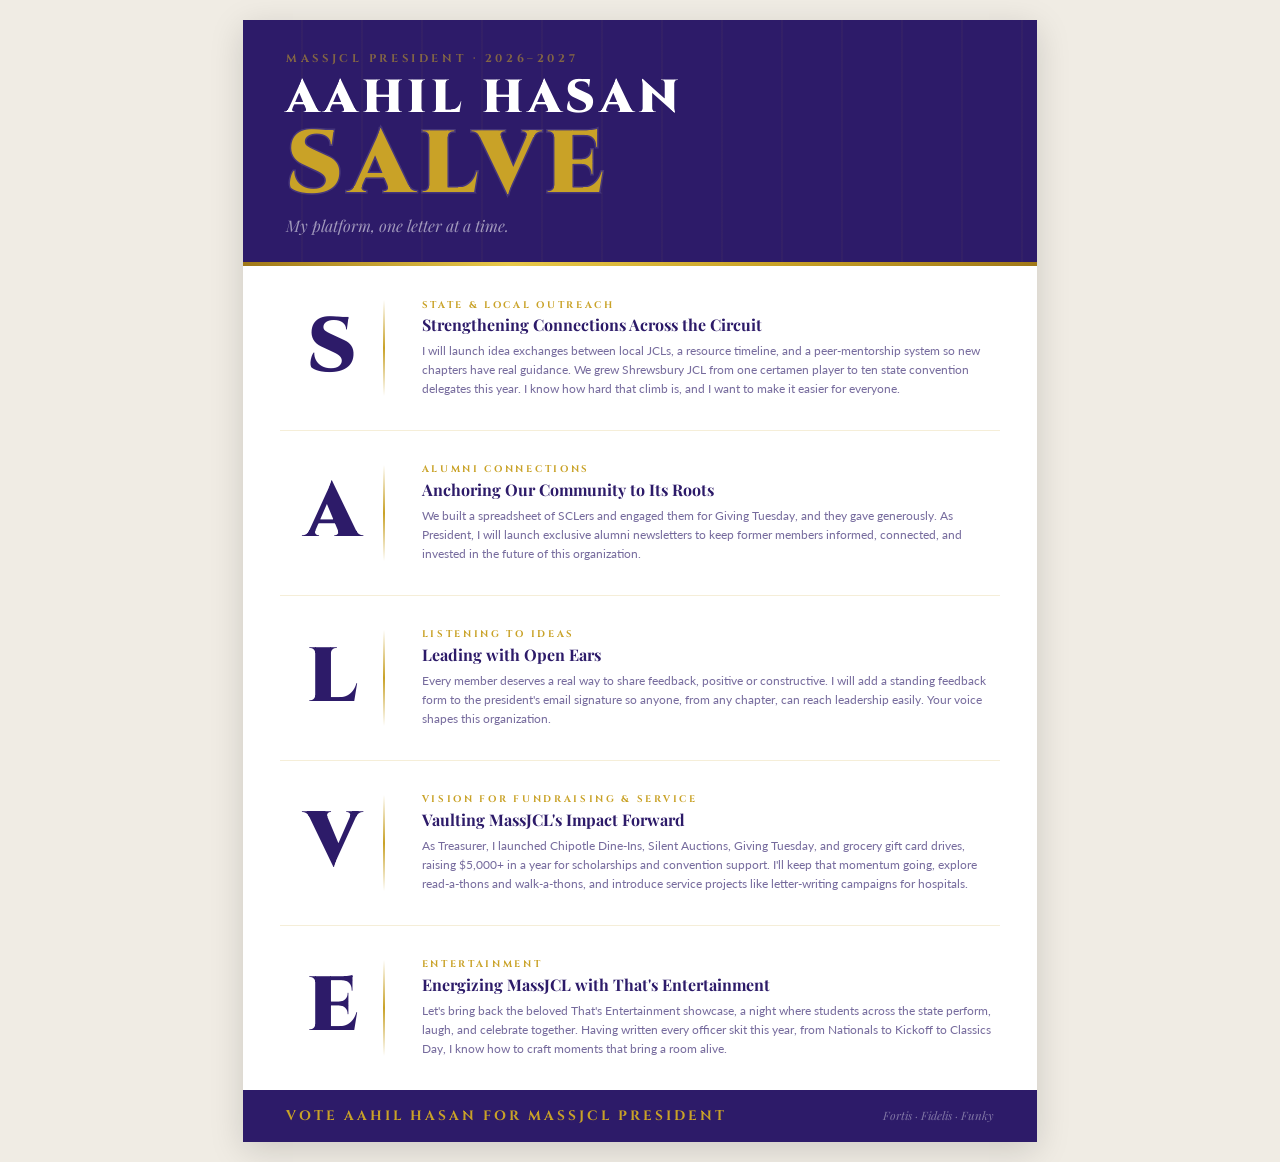
<file: salve-poster.html>
<!DOCTYPE html>
<html lang="en">
<head>
  <meta charset="UTF-8"/>
  <meta name="viewport" content="width=device-width,initial-scale=1.0"/>
  <title>SALVE — Aahil Hasan for MassJCL President</title>
  <link href="https://fonts.googleapis.com/css2?family=Cinzel:wght@400;700;900&family=Playfair+Display:ital,wght@0,700;1,400&family=Lato:wght@300;400;700&display=swap" rel="stylesheet"/>
  <style>
    * { box-sizing: border-box; margin: 0; padding: 0; }
    body { background: #f0ece4; margin: 0; padding: 20px; }

    .poster {
      width: 8.27in;
      height: 11.69in;
      margin: 0 auto;
      background: #ffffff;
      overflow: hidden;
      display: flex;
      flex-direction: column;
      box-shadow: 0 8px 32px rgba(0,0,0,0.15);
    }

    /* ── TOP HEADER ── */
    .header {
      background: #2d1b69;
      padding: 0.32in 0.45in 0.28in;
      flex-shrink: 0;
      position: relative;
      overflow: hidden;
    }
    .header::after {
      content: '';
      position: absolute;
      inset: 0;
      background-image: repeating-linear-gradient(
        90deg, transparent, transparent 58px,
        rgba(201,162,39,0.04) 58px, rgba(201,162,39,0.04) 60px
      );
      pointer-events: none;
    }
    .header-eyebrow {
      font-family: 'Cinzel', serif;
      font-size: 0.7rem;
      letter-spacing: 0.32em;
      text-transform: uppercase;
      color: rgba(201,162,39,0.55);
      font-weight: 700;
      display: block;
      margin-bottom: 0.1in;
      position: relative;
      z-index: 1;
    }
    .header-name {
      font-family: 'Cinzel', serif;
      font-size: 2.9rem;
      font-weight: 900;
      color: #ffffff;
      letter-spacing: 0.1em;
      text-transform: uppercase;
      display: block;
      margin-bottom: 0.06in;
      position: relative;
      z-index: 1;
      line-height: 1;
    }
    .header-title {
      font-family: 'Cinzel', serif;
      font-size: 5.5rem;
      font-weight: 900;
      color: #c9a227;
      line-height: 0.88;
      letter-spacing: 0.08em;
      position: relative;
      z-index: 1;
      paint-order: stroke fill;
      -webkit-text-stroke: 3px rgba(255,255,255,0.12);
    }
    .header-sub {
      font-family: 'Playfair Display', serif;
      font-size: 1.0rem;
      font-style: italic;
      color: rgba(255,255,255,0.55);
      display: block;
      margin-top: 0.1in;
      position: relative;
      z-index: 1;
    }

    /* Gold rule below header */
    .gold-rule {
      height: 4px;
      background: linear-gradient(90deg, #a07818, #e8c84a, #c9a227, #a07818);
      flex-shrink: 0;
    }

    /* ── PLATFORM ITEMS ── */
    .items {
      flex: 1;
      display: flex;
      flex-direction: column;
      padding: 0 0.38in;
      min-height: 0;
    }

    .platform-item {
      flex: 1;
      display: flex;
      align-items: stretch;
      border-bottom: 1px solid rgba(201,162,39,0.18);
      padding: 0.14in 0;
      gap: 0.28in;
    }
    .platform-item:last-child {
      border-bottom: none;
    }

    /* Big letter */
    .item-letter {
      font-family: 'Cinzel', serif;
      font-weight: 900;
      font-size: 4.8rem;
      color: #2d1b69;
      line-height: 1;
      flex-shrink: 0;
      width: 1.1in;
      display: flex;
      align-items: center;
      justify-content: center;
      position: relative;
    }
    .item-letter::after {
      content: '';
      position: absolute;
      right: 0;
      top: 15%;
      bottom: 15%;
      width: 2px;
      background: linear-gradient(to bottom, transparent, #c9a227, transparent);
    }

    /* Text side */
    .item-text {
      flex: 1;
      display: flex;
      flex-direction: column;
      justify-content: center;
      padding-left: 0.1in;
    }
    .item-keyword {
      font-family: 'Cinzel', serif;
      font-size: 0.6rem;
      font-weight: 700;
      letter-spacing: 0.28em;
      text-transform: uppercase;
      color: #c9a227;
      display: block;
      margin-bottom: 0.04in;
    }
    .item-title {
      font-family: 'Playfair Display', serif;
      font-size: 1.0rem;
      font-weight: 700;
      color: #2d1b69;
      line-height: 1.25;
      margin-bottom: 0.06in;
      display: block;
    }
    .item-body {
      font-family: 'Lato', sans-serif;
      font-size: 0.72rem;
      color: rgba(45,27,105,0.65);
      line-height: 1.65;
    }

    /* ── FOOTER ── */
    .footer {
      flex-shrink: 0;
      background: #2d1b69;
      padding: 0.18in 0.45in;
      display: flex;
      align-items: center;
      justify-content: space-between;
    }
    .footer-name {
      font-family: 'Cinzel', serif;
      font-size: 0.85rem;
      letter-spacing: 0.22em;
      text-transform: uppercase;
      color: #c9a227;
      font-weight: 700;
    }
    .footer-tagline {
      font-family: 'Playfair Display', serif;
      font-size: 0.72rem;
      font-style: italic;
      color: rgba(255,255,255,0.4);
    }

    @media print {
      @page { size: A4; margin: 0; }
      body { margin: 0; padding: 0; background: #ffffff; }
      .poster { margin: 0; box-shadow: none; width: 100vw; height: 100vh; }
    }
  </style>
</head>
<body>
<div class="poster">

  <!-- HEADER -->
  <div class="header">
    <span class="header-eyebrow">MassJCL President · 2026–2027</span>
    <span class="header-name">Aahil Hasan</span>
    <div class="header-title">SALVE</div>
    <span class="header-sub">My platform, one letter at a time.</span>
  </div>
  <div class="gold-rule"></div>

  <!-- PLATFORM ITEMS -->
  <div class="items">

    <div class="platform-item">
      <div class="item-letter">S</div>
      <div class="item-text">
        <span class="item-keyword">State &amp; Local Outreach</span>
        <span class="item-title">Strengthening Connections Across the Circuit</span>
        <p class="item-body">I will launch idea exchanges between local JCLs, a resource timeline, and a peer-mentorship system so new chapters have real guidance. We grew Shrewsbury JCL from one certamen player to ten state convention delegates this year. I know how hard that climb is, and I want to make it easier for everyone.</p>
      </div>
    </div>

    <div class="platform-item">
      <div class="item-letter">A</div>
      <div class="item-text">
        <span class="item-keyword">Alumni Connections</span>
        <span class="item-title">Anchoring Our Community to Its Roots</span>
        <p class="item-body">We built a spreadsheet of SCLers and engaged them for Giving Tuesday, and they gave generously. As President, I will launch exclusive alumni newsletters to keep former members informed, connected, and invested in the future of this organization.</p>
      </div>
    </div>

    <div class="platform-item">
      <div class="item-letter">L</div>
      <div class="item-text">
        <span class="item-keyword">Listening to Ideas</span>
        <span class="item-title">Leading with Open Ears</span>
        <p class="item-body">Every member deserves a real way to share feedback, positive or constructive. I will add a standing feedback form to the president's email signature so anyone, from any chapter, can reach leadership easily. Your voice shapes this organization.</p>
      </div>
    </div>

    <div class="platform-item">
      <div class="item-letter">V</div>
      <div class="item-text">
        <span class="item-keyword">Vision for Fundraising &amp; Service</span>
        <span class="item-title">Vaulting MassJCL's Impact Forward</span>
        <p class="item-body">As Treasurer, I launched Chipotle Dine-Ins, Silent Auctions, Giving Tuesday, and grocery gift card drives, raising $5,000+ in a year for scholarships and convention support. I'll keep that momentum going, explore read-a-thons and walk-a-thons, and introduce service projects like letter-writing campaigns for hospitals.</p>
      </div>
    </div>

    <div class="platform-item">
      <div class="item-letter">E</div>
      <div class="item-text">
        <span class="item-keyword">Entertainment</span>
        <span class="item-title">Energizing MassJCL with That's Entertainment</span>
        <p class="item-body">Let's bring back the beloved That's Entertainment showcase, a night where students across the state perform, laugh, and celebrate together. Having written every officer skit this year, from Nationals to Kickoff to Classics Day, I know how to craft moments that bring a room alive.</p>
      </div>
    </div>

  </div>

  <!-- FOOTER -->
  <div class="footer">
    <span class="footer-name">Vote Aahil Hasan for MassJCL President</span>
    <span class="footer-tagline">Fortis · Fidelis · Funky</span>
  </div>

</div>
</body>
</html>
</file>
<file: css/style.css>
/* ==============================================================
   THEME TOKENS
   Default (:root) = Woodsy Sunset. Other themes override via
   [data-theme="..."] on <html>, set by the theme-switcher button.
   ============================================================== */
:root {
  /* Woodsy Sunset */
  --accent-a: #FF7A45;   /* primary accent */
  --accent-b: #FFC15E;   /* secondary accent */
  --accent-c: #E36588;   /* tertiary accent */
  --deep: #1E3A2C;       /* deep brand tone: buttons, footer, headings */
  --mid: #35573F;        /* mid brand tone */
  --soft: #7C9473;       /* soft brand tint: blobs etc */

  --bg: #FFF8EF;
  --bg-alt: #EEF1E4;
  --ink: #2B2118;
  --ink-soft: #6E5D4E;
  --white: #FFFFFF;

  --sky-1: #6B4468;
  --sky-2: #E36588;
  --sky-3: #FF7A45;
  --sky-4: #FFC15E;

  --glow-inner: #FFF3D6;
  --glow-mid: #FFC15E;
  --glow-outer: #FF7A45;

  --heading-font: 'Fraunces', Georgia, serif;
  --texture:
    repeating-linear-gradient(135deg, rgba(53,87,63,0.05) 0px, rgba(53,87,63,0.05) 1.5px, transparent 1.5px, transparent 13px),
    repeating-linear-gradient(45deg, rgba(255,122,69,0.035) 0px, rgba(255,122,69,0.035) 1.5px, transparent 1.5px, transparent 17px);

  --radius: 20px;
  --shadow: 0 10px 30px rgba(0, 0, 0, 0.10);
  --shadow-hover: 0 18px 40px rgba(0, 0, 0, 0.16);
  --max-width: 1080px;
}

/* Roman / Classical */
[data-theme="roman"] {
  --accent-a: #C1552C;
  --accent-b: #C9A227;
  --accent-c: #8A9A5B;
  --deep: #4A3423;
  --mid: #7C6A3F;
  --soft: #C9B896;

  --bg: #FBF3E7;
  --bg-alt: #F1E3CC;
  --ink: #3A2A1D;
  --ink-soft: #7A6650;
  --white: #FFFDF8;

  --sky-1: #7A3B2E;
  --sky-2: #C1552C;
  --sky-3: #D98C3D;
  --sky-4: #E8C468;

  --glow-inner: #FFEFC2;
  --glow-mid: #E8C468;
  --glow-outer: #C1552C;

  --heading-font: 'Fraunces', Georgia, serif;
  --texture:
    repeating-linear-gradient(60deg, rgba(122,59,46,0.05) 0px, rgba(122,59,46,0.05) 1px, transparent 1px, transparent 22px),
    repeating-linear-gradient(150deg, rgba(201,162,39,0.04) 0px, rgba(201,162,39,0.04) 1px, transparent 1px, transparent 26px);
}

/* Ivy Academic */
[data-theme="ivy"] {
  --accent-a: #8C1D2B;
  --accent-b: #C9A227;
  --accent-c: #3E6E8E;
  --deep: #12233F;
  --mid: #1F3A63;
  --soft: #9AAFC7;

  --bg: #FAF7F0;
  --bg-alt: #F0EAD9;
  --ink: #1B1B22;
  --ink-soft: #5A5A66;
  --white: #FFFFFF;

  --sky-1: #0B1730;
  --sky-2: #12233F;
  --sky-3: #2C3E63;
  --sky-4: #C9A227;

  --glow-inner: #FFF3CE;
  --glow-mid: #C9A227;
  --glow-outer: #8C1D2B;

  --heading-font: 'Fraunces', Georgia, serif;
  --texture:
    repeating-linear-gradient(45deg, rgba(18,35,63,0.045) 0px, rgba(18,35,63,0.045) 1.5px, transparent 1.5px, transparent 15px),
    repeating-linear-gradient(-45deg, rgba(18,35,63,0.045) 0px, rgba(18,35,63,0.045) 1.5px, transparent 1.5px, transparent 15px);
}

/* Slate & Ember */
[data-theme="slate"] {
  --accent-a: #E4572E;
  --accent-b: #F2A65A;
  --accent-c: #4C6B79;
  --deep: #1C1F26;
  --mid: #3A4048;
  --soft: #8A93A0;

  --bg: #F5F6F7;
  --bg-alt: #E8EAED;
  --ink: #1C1F26;
  --ink-soft: #5B6270;
  --white: #FFFFFF;

  --sky-1: #14171C;
  --sky-2: #2B2F38;
  --sky-3: #6B3A2E;
  --sky-4: #E4572E;

  --glow-inner: #FFE3C2;
  --glow-mid: #F2A65A;
  --glow-outer: #E4572E;

  --heading-font: 'Space Grotesk', 'Inter', sans-serif;
  --texture:
    repeating-linear-gradient(0deg, rgba(28,31,38,0.05) 0px, rgba(28,31,38,0.05) 1px, transparent 1px, transparent 26px),
    repeating-linear-gradient(90deg, rgba(28,31,38,0.05) 0px, rgba(28,31,38,0.05) 1px, transparent 1px, transparent 26px);
}


/* Light Academia */
[data-theme="light-academia"] {
  --accent-a: #8A5A3B;
  --accent-b: #B08D57;
  --accent-c: #7C8A5E;
  --deep: #4A3F35;
  --mid: #8A9270;
  --soft: #E3B9AE;

  --bg: #E8DCC8;
  --bg-alt: #DED0B8;
  --ink: #3A2E22;
  --ink-soft: #6B5C48;
  --white: #FBF7EE;

  --sky-1: #5C4A34;
  --sky-2: #8A5A3B;
  --sky-3: #B08D57;
  --sky-4: #E3C9A0;

  --glow-inner: #F6E7C9;
  --glow-mid: #B08D57;
  --glow-outer: #8A5A3B;

  --heading-font: 'Fraunces', Georgia, serif;
  --texture:
    repeating-linear-gradient(135deg, rgba(74,63,53,0.045) 0px, rgba(74,63,53,0.045) 1.5px, transparent 1.5px, transparent 15px),
    repeating-linear-gradient(45deg, rgba(74,63,53,0.03) 0px, rgba(74,63,53,0.03) 1.5px, transparent 1.5px, transparent 19px);
}

/* Dusty Sage & Clay */
[data-theme="dusty-sage"] {
  --accent-a: #C97C5D;
  --accent-b: #9CAF97;
  --accent-c: #CBA35C;
  --deep: #3A332C;
  --mid: #7C8A6B;
  --soft: #C9D6C0;

  --bg: #F5F0E6;
  --bg-alt: #EDE4D2;
  --ink: #3A332C;
  --ink-soft: #6E6152;
  --white: #FFFFFF;

  --sky-1: #6B4A3A;
  --sky-2: #C97C5D;
  --sky-3: #D9A578;
  --sky-4: #E8D9B8;

  --glow-inner: #F6E3C9;
  --glow-mid: #D9A578;
  --glow-outer: #C97C5D;

  --heading-font: 'Fraunces', Georgia, serif;
  --texture:
    repeating-linear-gradient(135deg, rgba(58,51,44,0.045) 0px, rgba(58,51,44,0.045) 1.5px, transparent 1.5px, transparent 15px),
    repeating-linear-gradient(45deg, rgba(58,51,44,0.03) 0px, rgba(58,51,44,0.03) 1.5px, transparent 1.5px, transparent 19px);
}

/* Powder & Ink */
[data-theme="powder-ink"] {
  --accent-a: #4A6C8C;
  --accent-b: #D9A9A0;
  --accent-c: #B8CFE0;
  --deep: #233240;
  --mid: #5A7A94;
  --soft: #B8CFE0;

  --bg: #FAF7F2;
  --bg-alt: #EEF2F5;
  --ink: #233240;
  --ink-soft: #5C6B78;
  --white: #FFFFFF;

  --sky-1: #3A5266;
  --sky-2: #6B84A0;
  --sky-3: #B8CFE0;
  --sky-4: #E8D5CE;

  --glow-inner: #F3E3DD;
  --glow-mid: #D9A9A0;
  --glow-outer: #6B84A0;

  --heading-font: 'Fraunces', Georgia, serif;
  --texture:
    repeating-linear-gradient(135deg, rgba(35,50,64,0.045) 0px, rgba(35,50,64,0.045) 1.5px, transparent 1.5px, transparent 15px),
    repeating-linear-gradient(45deg, rgba(35,50,64,0.03) 0px, rgba(35,50,64,0.03) 1.5px, transparent 1.5px, transparent 19px);
}

/* Lavender Mist */
[data-theme="lavender-mist"] {
  --accent-a: #7A5F98;
  --accent-b: #8C9DB5;
  --accent-c: #C9A8D4;
  --deep: #3E2F45;
  --mid: #8C9DB5;
  --soft: #DCD3E8;

  --bg: #F5F1F7;
  --bg-alt: #EAE3F0;
  --ink: #3E2F45;
  --ink-soft: #6B5C78;
  --white: #FFFFFF;

  --sky-1: #4A3B5C;
  --sky-2: #7A5F98;
  --sky-3: #B8A8CC;
  --sky-4: #E8DCEE;

  --glow-inner: #F3E9F7;
  --glow-mid: #C9A8D4;
  --glow-outer: #7A5F98;

  --heading-font: 'Fraunces', Georgia, serif;
  --texture:
    repeating-linear-gradient(135deg, rgba(62,47,69,0.045) 0px, rgba(62,47,69,0.045) 1.5px, transparent 1.5px, transparent 15px),
    repeating-linear-gradient(45deg, rgba(62,47,69,0.03) 0px, rgba(62,47,69,0.03) 1.5px, transparent 1.5px, transparent 19px);
}

/* Sage & Honey */
[data-theme="sage-honey"] {
  --accent-a: #D9A94E;
  --accent-b: #7C8F68;
  --accent-c: #B8763E;
  --deep: #2E3B2E;
  --mid: #7C8F68;
  --soft: #A9BBA0;

  --bg: #F8F5EE;
  --bg-alt: #EFE8D6;
  --ink: #2E3B2E;
  --ink-soft: #5C6650;
  --white: #FFFFFF;

  --sky-1: #4A5C3E;
  --sky-2: #7C8F68;
  --sky-3: #D9A94E;
  --sky-4: #F3D98A;

  --glow-inner: #FFF3D0;
  --glow-mid: #F3D98A;
  --glow-outer: #D9A94E;

  --heading-font: 'Fraunces', Georgia, serif;
  --texture:
    repeating-linear-gradient(135deg, rgba(46,59,46,0.045) 0px, rgba(46,59,46,0.045) 1.5px, transparent 1.5px, transparent 15px),
    repeating-linear-gradient(45deg, rgba(46,59,46,0.03) 0px, rgba(46,59,46,0.03) 1.5px, transparent 1.5px, transparent 19px);
}

/* Watercolor Morning */
[data-theme="watercolor-morning"] {
  --accent-a: #E08A5B;
  --accent-b: #5B95B0;
  --accent-c: #F3C9A6;
  --deep: #3E4650;
  --mid: #5B95B0;
  --soft: #C7DDE8;

  --bg: #FBF7F0;
  --bg-alt: #F2E8DC;
  --ink: #4A4038;
  --ink-soft: #7A6E62;
  --white: #FFFFFF;

  --sky-1: #3E5A70;
  --sky-2: #5B95B0;
  --sky-3: #E08A5B;
  --sky-4: #F3D9A6;

  --glow-inner: #FFF3D6;
  --glow-mid: #F3C9A6;
  --glow-outer: #E08A5B;

  --heading-font: 'Fraunces', Georgia, serif;
  --texture:
    repeating-linear-gradient(135deg, rgba(74,64,56,0.045) 0px, rgba(74,64,56,0.045) 1.5px, transparent 1.5px, transparent 15px),
    repeating-linear-gradient(45deg, rgba(74,64,56,0.03) 0px, rgba(74,64,56,0.03) 1.5px, transparent 1.5px, transparent 19px);
}

* { box-sizing: border-box; }

html { scroll-behavior: smooth; }

body {
  margin: 0;
  font-family: 'Inter', -apple-system, BlinkMacSystemFont, sans-serif;
  color: var(--ink);
  background-color: var(--bg);
  background-image: var(--texture);
  line-height: 1.6;
  transition: background-color 0.4s ease, color 0.4s ease;
}

h1, h2, h3, .logo, .fact-number {
  font-family: var(--heading-font);
}

a { text-decoration: none; color: inherit; }
ul { list-style: none; margin: 0; padding: 0; }
img { max-width: 100%; display: block; }

/* ---------- Header / Nav ---------- */
.site-header {
  position: sticky;
  top: 0;
  z-index: 100;
  background: rgba(255, 248, 239, 0.9); /* fallback for browsers without color-mix() */
  background: color-mix(in srgb, var(--bg) 85%, transparent);
  backdrop-filter: blur(10px);
  border-bottom: 1px solid rgba(0, 0, 0, 0.08);
  transition: background 0.4s ease;
}

.navbar {
  max-width: var(--max-width);
  margin: 0 auto;
  padding: 16px 24px;
  display: flex;
  align-items: center;
  justify-content: space-between;
}

.navbar-left {
  display: flex;
  align-items: center;
  gap: 16px;
}

.logo {
  font-weight: 700;
  font-size: 1.5rem;
  color: var(--deep);
}
.logo span { color: var(--accent-a); }

/* Theme switcher */
.theme-toggle-dot {
  width: 18px;
  height: 18px;
  border-radius: 50%;
  flex-shrink: 0;
  background: linear-gradient(135deg, var(--accent-a), var(--accent-b) 55%, var(--mid));
  box-shadow: inset 0 0 0 2px rgba(255,255,255,0.4);
}

.theme-select-wrap {
  position: relative;
  display: flex;
  align-items: center;
  gap: 8px;
  padding: 6px 34px 6px 6px;
  border-radius: 999px;
  border: 1px solid rgba(0, 0, 0, 0.12);
  background: var(--white);
  box-shadow: var(--shadow);
  transition: transform 0.2s ease, box-shadow 0.2s ease, background 0.3s ease;
}
.theme-select-wrap:hover { transform: translateY(-1px); box-shadow: var(--shadow-hover); }
.theme-select-wrap::after {
  content: "";
  position: absolute;
  right: 14px;
  top: 50%;
  width: 8px;
  height: 8px;
  border-right: 2px solid var(--ink-soft);
  border-bottom: 2px solid var(--ink-soft);
  transform: translateY(-70%) rotate(45deg);
  pointer-events: none;
}
.theme-select {
  appearance: none;
  -webkit-appearance: none;
  border: none;
  background: transparent;
  cursor: pointer;
  font-family: 'Inter', sans-serif;
  font-weight: 600;
  font-size: 0.82rem;
  color: var(--ink);
  padding-right: 2px;
  max-width: 160px;
  text-overflow: ellipsis;
  overflow: hidden;
  white-space: nowrap;
}
.theme-select:focus-visible { outline: 2px solid var(--accent-a); outline-offset: 3px; border-radius: 4px; }


.nav-links {
  display: flex;
  align-items: center;
  gap: 28px;
}

.nav-links a {
  font-weight: 600;
  font-size: 0.95rem;
  color: var(--ink-soft);
  transition: color 0.2s ease;
}
.nav-links a:hover { color: var(--accent-a); }
.nav-links a.active {
  color: var(--mid);
  background: color-mix(in srgb, var(--mid) 10%, transparent);
  padding: 6px 12px;
  margin: -6px -12px;
  border-radius: 999px;
}

.nav-cta {
  background: var(--deep);
  color: var(--white) !important;
  padding: 8px 18px;
  border-radius: 999px;
}
.nav-cta:hover { background: var(--accent-a) !important; }

.nav-toggle {
  display: none;
  flex-direction: column;
  justify-content: center;
  gap: 5px;
  background: none;
  border: none;
  cursor: pointer;
  padding: 8px;
}
.nav-toggle span {
  width: 24px;
  height: 2px;
  background: var(--ink);
  border-radius: 2px;
  transition: all 0.25s ease;
}

/* ---------- Right-side quick-nav ---------- */
.side-nav-toggle {
  position: fixed;
  right: 0;
  top: 50%;
  transform: translateY(-50%);
  z-index: 60;
  display: flex;
  flex-direction: column;
  justify-content: center;
  align-items: center;
  gap: 5px;
  width: 44px;
  height: 56px;
  border: none;
  border-radius: 12px 0 0 12px;
  background: var(--white);
  box-shadow: -4px 4px 16px rgba(0, 0, 0, 0.14);
  cursor: pointer;
  transition: background 0.3s ease, width 0.2s ease, box-shadow 0.2s ease;
}
.side-nav-toggle:hover { width: 50px; box-shadow: -6px 6px 20px rgba(0, 0, 0, 0.2); }
.side-nav-toggle span {
  width: 20px;
  height: 2px;
  background: var(--ink);
  border-radius: 2px;
}
.side-nav-toggle[aria-expanded="true"] span:nth-child(1) { transform: translateY(7px) rotate(45deg); }
.side-nav-toggle[aria-expanded="true"] span:nth-child(2) { opacity: 0; }
.side-nav-toggle[aria-expanded="true"] span:nth-child(3) { transform: translateY(-7px) rotate(-45deg); }

.side-nav-overlay {
  position: fixed;
  inset: 0;
  background: rgba(0, 0, 0, 0.35);
  opacity: 0;
  pointer-events: none;
  transition: opacity 0.3s ease;
  z-index: 58;
}
.side-nav-overlay.open { opacity: 1; pointer-events: auto; }

.side-nav-panel {
  position: fixed;
  top: 0;
  right: 0;
  height: 100vh;
  width: 280px;
  max-width: 82vw;
  background: var(--white);
  box-shadow: -12px 0 32px rgba(0, 0, 0, 0.18);
  transform: translateX(100%);
  transition: transform 0.35s cubic-bezier(0.4, 0, 0.2, 1);
  z-index: 59;
  padding: 88px 32px 32px;
  display: flex;
  flex-direction: column;
}
.side-nav-panel.open { transform: translateX(0); }

.side-nav-close {
  position: absolute;
  top: 24px;
  right: 24px;
  width: 36px;
  height: 36px;
  border: none;
  border-radius: 50%;
  background: var(--bg-alt);
  color: var(--ink);
  font-size: 1.4rem;
  line-height: 1;
  cursor: pointer;
  transition: background 0.2s ease;
}
.side-nav-close:hover { background: var(--soft); }

.side-nav-title {
  text-transform: uppercase;
  letter-spacing: 0.12em;
  font-size: 0.78rem;
  font-weight: 700;
  color: var(--accent-a);
  margin: 0 0 20px;
}

.side-nav-panel ul {
  display: flex;
  flex-direction: column;
  gap: 4px;
}
.side-nav-panel a {
  display: block;
  padding: 14px 4px;
  font-family: var(--heading-font);
  font-size: 1.3rem;
  font-weight: 600;
  color: var(--deep);
  border-bottom: 1px solid rgba(0, 0, 0, 0.08);
  transition: color 0.2s ease, padding-left 0.2s ease;
}
.side-nav-panel a:hover,
.side-nav-panel a:focus-visible { color: var(--accent-a); padding-left: 10px; }

@media (max-width: 640px) {
  .side-nav-toggle { height: 50px; width: 40px; }
  .side-nav-panel { padding: 80px 24px 24px; }
}

/* ---------- Hero ---------- */
.hero {
  position: relative;
  overflow: hidden;
  padding: 96px 24px 112px;
  text-align: center;
}

.hero-bg {
  position: absolute;
  inset: 0;
  z-index: -2;
  background: linear-gradient(180deg,
    var(--sky-1) 0%,
    var(--sky-2) 32%,
    var(--sky-3) 62%,
    var(--sky-4) 100%);
  transition: background 0.5s ease;
}

.sun {
  position: absolute;
  top: 40px;
  left: 50%;
  transform: translateX(-50%);
  width: 340px;
  height: 340px;
  border-radius: 50%;
  z-index: -2;
  background: radial-gradient(circle,
    var(--glow-inner) 0%,
    var(--glow-mid) 38%,
    var(--glow-outer) 68%,
    rgba(0, 0, 0, 0) 78%);
  opacity: 0.9;
  transition: background 0.5s ease;
}

/* Ambient floating particles: fireflies / dust motes / sparks / embers depending on theme */
.hero-particles {
  position: absolute;
  inset: 0;
  z-index: -1;
  overflow: hidden;
  pointer-events: none;
}
.particle {
  position: absolute;
  bottom: -20px;
  width: 6px;
  height: 6px;
  border-radius: 50%;
  background: var(--glow-mid);
  box-shadow: 0 0 8px 2px var(--glow-mid);
  opacity: 0;
  animation: floatUp 12s linear infinite;
}
@keyframes floatUp {
  0% { transform: translate(0, 0); opacity: 0; }
  8% { opacity: 0.9; }
  85% { opacity: 0.35; }
  100% { transform: translate(var(--drift, 15px), -420px); opacity: 0; }
}
.particle:nth-child(1)  { left: 5%;  width: 5px; height: 5px; animation-duration: 11s;   animation-delay: 0s;   --drift: 15px; }
.particle:nth-child(2)  { left: 15%; width: 7px; height: 7px; animation-duration: 14s;   animation-delay: 2s;   --drift: -20px; }
.particle:nth-child(3)  { left: 25%; width: 4px; height: 4px; animation-duration: 9s;    animation-delay: 4s;   --drift: 10px; }
.particle:nth-child(4)  { left: 35%; width: 6px; height: 6px; animation-duration: 13s;   animation-delay: 1s;   --drift: -15px; }
.particle:nth-child(5)  { left: 45%; width: 5px; height: 5px; animation-duration: 10s;   animation-delay: 6s;   --drift: 20px; }
.particle:nth-child(6)  { left: 55%; width: 8px; height: 8px; animation-duration: 15s;   animation-delay: 3s;   --drift: -10px; }
.particle:nth-child(7)  { left: 65%; width: 4px; height: 4px; animation-duration: 9.5s;  animation-delay: 5s;   --drift: 15px; }
.particle:nth-child(8)  { left: 75%; width: 6px; height: 6px; animation-duration: 12.5s; animation-delay: 7s;   --drift: -20px; }
.particle:nth-child(9)  { left: 85%; width: 5px; height: 5px; animation-duration: 11.5s; animation-delay: 2.5s; --drift: 10px; }
.particle:nth-child(10) { left: 95%; width: 7px; height: 7px; animation-duration: 14.5s; animation-delay: 8s;   --drift: -15px; }
.particle:nth-child(11) { left: 10%; width: 4px; height: 4px; animation-duration: 10.5s; animation-delay: 9s;   --drift: 20px; }
.particle:nth-child(12) { left: 90%; width: 5px; height: 5px; animation-duration: 13.5s; animation-delay: 4.5s; --drift: -10px; }

/* Soft horizon glow where the sky meets the foreground silhouette */
.hero-haze {
  position: absolute;
  left: 0;
  right: 0;
  bottom: 170px;
  height: 170px;
  z-index: -1;
  background: linear-gradient(to bottom, transparent, var(--sky-4) 75%);
  opacity: 0.45;
  pointer-events: none;
  transition: background 0.5s ease;
}

/* Decorative bottom-of-hero silhouettes: one per theme, toggled by data-theme */
.treeline {
  position: absolute;
  bottom: 0;
  left: 0;
  width: 100%;
  height: 220px;
  z-index: -1;
  line-height: 0;
  display: none;
}
.treeline svg { display: block; width: 100%; height: 100%; }

.deco-woodsy { display: block; }
[data-theme] .deco-woodsy,
[data-theme] .deco-roman,
[data-theme] .deco-ivy,
[data-theme] .deco-slate,
[data-theme] .deco-light-academia,
[data-theme] .deco-dusty-sage,
[data-theme] .deco-powder-ink,
[data-theme] .deco-lavender-mist,
[data-theme] .deco-sage-honey,
[data-theme] .deco-watercolor-morning { display: none; }
[data-theme="woodsy"] .deco-woodsy { display: block; }
[data-theme="roman"] .deco-roman { display: block; }
[data-theme="ivy"] .deco-ivy { display: block; }
[data-theme="slate"] .deco-slate { display: block; }
[data-theme="light-academia"] .deco-light-academia { display: block; }
[data-theme="dusty-sage"] .deco-dusty-sage { display: block; }
[data-theme="powder-ink"] .deco-powder-ink { display: block; }
[data-theme="lavender-mist"] .deco-lavender-mist { display: block; }
[data-theme="sage-honey"] .deco-sage-honey { display: block; }
[data-theme="watercolor-morning"] .deco-watercolor-morning { display: block; }

.hero-content {
  position: relative;
  max-width: 720px;
  margin: 0 auto;
}

.avatar-wrap {
  position: relative;
  width: 168px;
  height: 168px;
  margin: 0 auto 28px;
}

.avatar-ring {
  position: absolute;
  inset: -16px;
  border-radius: 50%;
  border: 2px dashed var(--glow-mid);
  opacity: 0.85;
  animation: spin 50s linear infinite;
}
[data-theme="roman"] .avatar-ring {
  border-style: double;
  border-width: 6px;
  border-color: var(--accent-b);
  animation-duration: 70s;
}
[data-theme="ivy"] .avatar-ring {
  border-style: dotted;
  border-width: 3px;
  border-color: var(--accent-b);
  animation-duration: 90s;
}
[data-theme="slate"] .avatar-ring {
  border-style: dashed;
  border-width: 2px;
  border-color: var(--accent-a);
  animation-duration: 25s;
}
[data-theme="light-academia"] .avatar-ring {
  border-style: double;
  border-width: 5px;
  border-color: var(--accent-b);
  animation-duration: 60s;
}
[data-theme="dusty-sage"] .avatar-ring {
  border-style: solid;
  border-width: 3px;
  border-color: var(--soft);
  animation-duration: 55s;
}
[data-theme="powder-ink"] .avatar-ring {
  border-style: dotted;
  border-width: 3px;
  border-color: var(--accent-a);
  animation-duration: 80s;
}
[data-theme="lavender-mist"] .avatar-ring {
  border-style: dashed;
  border-width: 2px;
  border-color: var(--accent-a);
  animation-duration: 65s;
}
[data-theme="sage-honey"] .avatar-ring {
  border-style: double;
  border-width: 6px;
  border-color: var(--accent-a);
  animation-duration: 45s;
}
[data-theme="watercolor-morning"] .avatar-ring {
  border-style: dashed;
  border-width: 2px;
  border-color: var(--accent-b);
  animation-duration: 30s;
}
@keyframes spin {
  from { transform: rotate(0deg); }
  to { transform: rotate(360deg); }
}

.avatar-photo {
  position: relative;
  z-index: 1;
  width: 100%;
  height: 100%;
  border-radius: 50%;
  object-fit: cover;
  box-shadow: 0 10px 26px rgba(0, 0, 0, 0.35);
  border: 4px solid rgba(255, 255, 255, 0.6);
}

/* Funny themed hat perched on the avatar photo, one per theme */
.avatar-hat {
  position: absolute;
  bottom: 112px;
  left: 50%;
  width: 92px;
  height: 55.2px;
  z-index: 2;
  transform: translateX(-50%);
  pointer-events: none;
  filter: drop-shadow(0 2px 3px rgba(0, 0, 0, 0.25));
  transition: opacity 0.3s ease;
}
.avatar-hat svg { display: block; width: 100%; height: 100%; }
.hat-woodsy { display: block; }
[data-theme] .hat-woodsy,
[data-theme] .hat-roman,
[data-theme] .hat-ivy,
[data-theme] .hat-slate,
[data-theme] .hat-light-academia,
[data-theme] .hat-dusty-sage,
[data-theme] .hat-powder-ink,
[data-theme] .hat-lavender-mist,
[data-theme] .hat-sage-honey,
[data-theme] .hat-watercolor-morning { display: none; }
[data-theme="woodsy"] .hat-woodsy { display: block; }
[data-theme="roman"] .hat-roman { display: block; }
[data-theme="ivy"] .hat-ivy { display: block; }
[data-theme="slate"] .hat-slate { display: block; }
[data-theme="light-academia"] .hat-light-academia { display: block; }
[data-theme="dusty-sage"] .hat-dusty-sage { display: block; }
[data-theme="powder-ink"] .hat-powder-ink { display: block; }
[data-theme="lavender-mist"] .hat-lavender-mist { display: block; }
[data-theme="sage-honey"] .hat-sage-honey { display: block; }
[data-theme="watercolor-morning"] .hat-watercolor-morning { display: block; }
.hat-woodsy { bottom: 139px; transform: translateX(-50%) rotate(-4deg); }
.hat-roman { bottom: 134px; transform: translateX(-50%) rotate(0deg); }
.hat-ivy { bottom: 133px; transform: translateX(-50%) rotate(5deg); }
.hat-slate { bottom: 131px; transform: translateX(-50%) rotate(-6deg); }
.hat-light-academia { bottom: 131px; transform: translateX(-50%) rotate(6deg); }
.hat-dusty-sage { bottom: 134px; transform: translateX(-50%) rotate(-3deg); }
.hat-powder-ink { bottom: 131px; transform: translateX(-50%) rotate(4deg); }
.hat-lavender-mist { bottom: 135px; transform: translateX(-50%) rotate(-5deg); }
.hat-sage-honey { bottom: 130px; transform: translateX(-50%) rotate(3deg); }
.hat-watercolor-morning { bottom: 131px; transform: translateX(-50%) rotate(-2deg); }


.hero-badge {
  display: inline-block;
  padding: 6px 18px;
  margin-bottom: 16px;
  border-radius: 999px;
  background: rgba(255, 255, 255, 0.16);
  border: 1px solid rgba(255, 255, 255, 0.35);
  backdrop-filter: blur(6px);
  color: var(--white);
  font-size: 0.78rem;
  font-weight: 600;
  letter-spacing: 0.04em;
  text-shadow: 0 1px 4px rgba(0, 0, 0, 0.2);
}

@media (prefers-reduced-motion: reduce) {
  .avatar-ring { animation: none; }
  .particle { animation: none; opacity: 0.4; }
}

.eyebrow {
  text-transform: uppercase;
  letter-spacing: 0.12em;
  font-size: 0.8rem;
  font-weight: 700;
  color: var(--white);
  text-shadow: 0 1px 6px rgba(0,0,0,0.15);
  margin: 0 0 12px;
}

.hero h1 {
  font-size: clamp(2.2rem, 5vw, 3.6rem);
  font-weight: 700;
  margin: 0 0 16px;
  line-height: 1.15;
  color: var(--white);
  text-shadow: 0 2px 12px rgba(0, 0, 0, 0.25);
}

.highlight {
  background: linear-gradient(90deg, var(--glow-inner), var(--glow-mid));
  -webkit-background-clip: text;
  background-clip: text;
  color: transparent;
}

.tagline {
  font-size: 1.1rem;
  color: #FFF5E8;
  max-width: 560px;
  margin: 0 auto 32px;
  text-shadow: 0 1px 8px rgba(0, 0, 0, 0.2);
}

.hero-buttons {
  display: flex;
  gap: 16px;
  justify-content: center;
  flex-wrap: wrap;
}

/* ---------- Buttons ---------- */
.btn {
  display: inline-block;
  padding: 13px 28px;
  border-radius: 999px;
  font-weight: 600;
  font-size: 0.95rem;
  transition: transform 0.2s ease, box-shadow 0.2s ease, background 0.3s ease, color 0.3s ease;
}

.btn-primary {
  background: linear-gradient(90deg, var(--deep), var(--mid));
  color: var(--white);
  box-shadow: 0 8px 20px rgba(0, 0, 0, 0.30);
}
.btn-primary:hover { transform: translateY(-2px); box-shadow: 0 12px 26px rgba(0, 0, 0, 0.40); }

.btn-outline {
  border: 2px solid var(--white);
  color: var(--white);
  background: transparent;
}
.btn-outline:hover { background: var(--white); color: var(--accent-a); transform: translateY(-2px); }

/* ---------- Sections ---------- */
.section {
  max-width: var(--max-width);
  margin: 0 auto;
  padding: 64px 24px;
}

.section-alt {
  max-width: none;
  background: var(--bg-alt);
  transition: background 0.4s ease;
}
.section-alt > * { max-width: var(--max-width); margin-left: auto; margin-right: auto; }

.section-label {
  text-transform: uppercase;
  letter-spacing: 0.12em;
  font-size: 0.8rem;
  font-weight: 700;
  color: var(--accent-a);
  margin: 0 0 10px;
}

/* Themed marker before each section label: a distinct shape per theme */
.section-label::before {
  content: "";
  display: inline-block;
  width: 14px;
  height: 14px;
  margin-right: 8px;
  vertical-align: -1px;
  background: var(--accent-a);
  border-radius: 0 60% 0 60%;
}
[data-theme="roman"] .section-label::before {
  border-radius: 0;
  background: var(--accent-b);
  transform: rotate(45deg);
}
[data-theme="ivy"] .section-label::before {
  border-radius: 50% 50% 15% 15%;
  background: var(--accent-b);
}
[data-theme="slate"] .section-label::before {
  border-radius: 0;
  background: var(--accent-a);
  clip-path: polygon(50% 0%, 0% 100%, 100% 100%);
}
[data-theme="light-academia"] .section-label::before {
  border-radius: 0;
  background: var(--accent-a);
  clip-path: polygon(0 0, 100% 0, 100% 100%, 0 70%);
}
[data-theme="dusty-sage"] .section-label::before {
  border-radius: 50% 0 50% 0;
  background: var(--accent-b);
  transform: rotate(45deg);
}
[data-theme="powder-ink"] .section-label::before {
  border-radius: 0 50% 50% 50%;
  background: var(--accent-a);
  transform: rotate(45deg);
}
[data-theme="lavender-mist"] .section-label::before {
  border-radius: 50% 10% 50% 10%;
  background: var(--accent-a);
}
[data-theme="sage-honey"] .section-label::before {
  background: var(--accent-a);
  clip-path: polygon(25% 0%, 75% 0%, 100% 50%, 75% 100%, 25% 100%, 0% 50%);
}
[data-theme="watercolor-morning"] .section-label::before {
  border-radius: 50% 50% 0 0;
  background: var(--accent-b);
}

.section-title {
  position: relative;
  font-size: clamp(1.8rem, 3.5vw, 2.5rem);
  font-weight: 700;
  margin: 0 0 28px;
  color: var(--deep);
}

.section-title::after {
  content: "";
  display: block;
  width: 64px;
  height: 4px;
  margin-top: 16px;
  background: linear-gradient(90deg, var(--accent-a), var(--accent-b));
  border-radius: 2px;
}

/* Decorative divider strip between sections */
.section-divider {
  max-width: var(--max-width);
  margin: 0 auto;
  padding: 0 24px;
  height: 24px;
  opacity: 0.9;
}
.section-divider > div { width: 100%; height: 100%; display: none; }
.section-divider .deco-woodsy { display: block; }
[data-theme] .section-divider .deco-woodsy,
[data-theme] .section-divider .deco-roman,
[data-theme] .section-divider .deco-ivy,
[data-theme] .section-divider .deco-slate,
[data-theme] .section-divider .deco-light-academia,
[data-theme] .section-divider .deco-dusty-sage,
[data-theme] .section-divider .deco-powder-ink,
[data-theme] .section-divider .deco-lavender-mist,
[data-theme] .section-divider .deco-sage-honey,
[data-theme] .section-divider .deco-watercolor-morning { display: none; }
[data-theme="woodsy"] .section-divider .deco-woodsy { display: block; }
[data-theme="roman"] .section-divider .deco-roman { display: block; }
[data-theme="ivy"] .section-divider .deco-ivy { display: block; }
[data-theme="slate"] .section-divider .deco-slate { display: block; }
[data-theme="light-academia"] .section-divider .deco-light-academia { display: block; }
[data-theme="dusty-sage"] .section-divider .deco-dusty-sage { display: block; }
[data-theme="powder-ink"] .section-divider .deco-powder-ink { display: block; }
[data-theme="lavender-mist"] .section-divider .deco-lavender-mist { display: block; }
[data-theme="sage-honey"] .section-divider .deco-sage-honey { display: block; }
[data-theme="watercolor-morning"] .section-divider .deco-watercolor-morning { display: block; }
.section-divider svg { display: block; width: 100%; height: 100%; }
@media (max-width: 720px) {
  .section-divider { height: 18px; }
}

/* ---------- Decorative abstract blobs ---------- */
#about, #activities {
  position: relative;
  overflow: hidden;
}

.blob {
  position: absolute;
  border-radius: 60% 40% 30% 70% / 60% 30% 70% 40%;
  filter: blur(45px);
  opacity: 0.30;
  z-index: -1;
  pointer-events: none;
  transition: background 0.4s ease;
}
.blob-a { top: -70px; right: -60px; width: 260px; height: 260px; background: var(--accent-b); }
.blob-b { bottom: -90px; left: -90px; width: 220px; height: 220px; background: var(--soft); }
.blob-c { top: -60px; left: -70px; width: 240px; height: 240px; background: var(--accent-a); }
.blob-d { bottom: -80px; right: -60px; width: 230px; height: 230px; background: var(--mid); opacity: 0.22; }

/* ---------- About ---------- */
.about-grid {
  position: relative;
  z-index: 1;
  display: grid;
  grid-template-columns: 1.4fr 1fr;
  gap: 48px;
  align-items: start;
}

.about-text p {
  color: var(--ink-soft);
  font-size: 1.05rem;
  margin: 0 0 18px;
}

.about-facts {
  display: grid;
  gap: 16px;
}

.fact-card {
  background: var(--white);
  border-radius: var(--radius);
  padding: 22px 24px;
  box-shadow: var(--shadow);
  display: flex;
  flex-direction: column;
  gap: 4px;
  border-left: 4px solid var(--accent-a);
  transition: background 0.4s ease, border-color 0.4s ease;
}

.fact-number {
  font-weight: 700;
  font-size: 1.9rem;
  background: linear-gradient(90deg, var(--mid), var(--accent-a));
  -webkit-background-clip: text;
  background-clip: text;
  color: transparent;
}

.fact-label {
  color: var(--ink-soft);
  font-size: 0.9rem;
  font-weight: 500;
}

/* ---------- Cards ---------- */
.card-grid {
  position: relative;
  z-index: 1;
  display: grid;
  grid-template-columns: repeat(auto-fit, minmax(280px, 1fr));
  gap: 24px;
  align-items: start;
}

.info-card {
  background: var(--white);
  border-radius: var(--radius);
  padding: 24px;
  padding-bottom: 28px;
  box-shadow: var(--shadow);
  border-top: 4px solid var(--mid);
  position: relative;
  height: 180px;
  overflow: hidden;
  cursor: pointer;
  transition: height 0.4s cubic-bezier(0.4, 0, 0.2, 1), transform 0.2s ease, box-shadow 0.2s ease, background 0.4s ease, border-color 0.4s ease;
}
.info-card:hover { transform: translateY(-4px); box-shadow: var(--shadow-hover); }
.info-card.no-overflow { cursor: default; }
.info-card:focus-visible { outline: 3px solid var(--accent-a); outline-offset: 3px; }

/* fade hint + expand affordance for cards with more content than fits */
.info-card::after {
  content: "";
  position: absolute;
  left: 0; right: 0; bottom: 0;
  height: 48px;
  background: linear-gradient(to bottom, transparent, var(--white) 82%);
  pointer-events: none;
  opacity: 1;
  transition: opacity 0.3s ease;
  border-radius: 0 0 var(--radius) var(--radius);
}
.info-card.expanded::after,
.info-card.no-overflow::after { opacity: 0; }

.card-expand-hint {
  position: absolute;
  left: 0; right: 0; bottom: 14px;
  display: flex;
  align-items: center;
  justify-content: center;
  gap: 4px;
  font-size: 0.78rem;
  font-weight: 700;
  letter-spacing: 0.02em;
  color: var(--accent-a);
  z-index: 1;
  pointer-events: none;
}
.info-card.no-overflow .card-expand-hint { display: none; }
.card-expand-chevron { transition: transform 0.3s ease; }
.info-card.expanded .card-expand-chevron { transform: rotate(180deg); }

.info-card.accent-1 { border-top-color: var(--accent-a); }
.info-card.accent-2 { border-top-color: var(--accent-b); }
.info-card.accent-3 { border-top-color: var(--accent-c); }

.info-card h3 {
  margin: 0 0 8px;
  font-size: 1.2rem;
  font-weight: 700;
  color: var(--deep);
}

.info-card p { color: var(--ink-soft); margin: 0 0 8px; }

.info-meta {
  display: inline-block;
  font-weight: 600;
  color: var(--accent-a) !important;
  background: color-mix(in srgb, var(--accent-a) 12%, transparent);
  padding: 4px 12px;
  border-radius: 999px;
  font-size: 0.82rem;
  margin-bottom: 14px !important;
}

.tag-list, .bullet-list { margin-top: 12px; }
.tag-list li {
  color: var(--ink-soft);
  padding: 6px 0;
  border-bottom: 1px dashed rgba(0, 0, 0, 0.10);
}
.tag-list li:last-child { border-bottom: none; }
.bullet-list li {
  color: var(--ink-soft);
  margin-bottom: 14px;
  padding-left: 16px;
  border-left: 2px solid color-mix(in srgb, var(--mid) 25%, transparent);
}
.bullet-list li:last-child { margin-bottom: 0; }
.bullet-list li strong { color: var(--ink); }
.bullet-title {
  display: block;
  font-weight: 700;
  color: var(--ink);
  margin-bottom: 2px;
}

/* ---------- Contact ---------- */
.section-cta {
  position: relative;
  overflow: hidden;
  text-align: center;
  background: linear-gradient(160deg, var(--sky-1), var(--sky-2) 40%, var(--sky-3) 75%, var(--sky-4) 100%);
  border-radius: 28px;
  color: var(--white);
  padding: 56px 24px;
  transition: background 0.5s ease;
}
.section-cta .section-title { color: var(--white); }
.section-cta p { font-size: 1.05rem; opacity: 0.95; margin-bottom: 32px; }
.section-cta .btn-outline { border-color: var(--white); color: var(--white); }
.section-cta .btn-outline:hover { background: var(--white); color: var(--deep); }
.section-cta .btn-primary { background: var(--white); color: var(--deep); box-shadow: 0 8px 20px rgba(0,0,0,0.2); }
.section-cta .btn-primary:hover { color: var(--accent-a); }

.contact-links {
  position: relative;
  z-index: 1;
  display: flex;
  gap: 16px;
  justify-content: center;
  flex-wrap: wrap;
}

/* ---------- Footer ---------- */
.site-footer {
  text-align: center;
  padding: 36px 24px;
  color: var(--glow-inner);
  background: var(--deep);
  font-size: 0.9rem;
  transition: background 0.4s ease, color 0.4s ease;
}

/* ---------- Scroll progress + back to top ---------- */
.scroll-progress {
  position: fixed;
  top: 0;
  left: 0;
  height: 3px;
  width: 0%;
  background: linear-gradient(90deg, var(--accent-a), var(--accent-b));
  z-index: 200;
  transition: width 0.12s ease-out, background 0.4s ease;
}

.back-to-top {
  position: fixed;
  bottom: 28px;
  right: 28px;
  width: 46px;
  height: 46px;
  border-radius: 50%;
  background: var(--deep);
  color: var(--white);
  display: flex;
  align-items: center;
  justify-content: center;
  font-size: 1.2rem;
  box-shadow: var(--shadow);
  opacity: 0;
  transform: translateY(10px);
  pointer-events: none;
  transition: opacity 0.3s ease, transform 0.3s ease, background 0.4s ease;
  z-index: 90;
}
.back-to-top.visible { opacity: 1; transform: translateY(0); pointer-events: auto; }
.back-to-top:hover { transform: translateY(-3px); }

/* ---------- Scroll reveal ---------- */
.reveal {
  opacity: 0;
  transform: translateY(24px);
  transition: opacity 0.6s ease, transform 0.6s ease;
}
.reveal.is-visible {
  opacity: 1;
  transform: translateY(0);
}

/* ---------- Responsive ---------- */
@media (max-width: 800px) {
  .about-grid { grid-template-columns: 1fr; }
}

@media (max-width: 720px) {
  .nav-toggle { display: flex; }
  .nav-links {
    position: absolute;
    top: 100%;
    left: 0;
    right: 0;
    background: var(--white);
    flex-direction: column;
    align-items: flex-start;
    padding: 20px 24px;
    gap: 18px;
    box-shadow: 0 12px 24px rgba(0,0,0,0.12);
    transform: translateY(-8px);
    opacity: 0;
    pointer-events: none;
    transition: all 0.2s ease;
  }
  .nav-links.open {
    transform: translateY(0);
    opacity: 1;
    pointer-events: auto;
  }
  .hero { padding: 72px 20px 88px; }
  .sun { width: 220px; height: 220px; top: 30px; }
  .section { padding: 48px 20px; }
  .section-cta { padding: 44px 20px; }
}

@media (max-width: 460px) {
  .theme-select { max-width: 100px; }
  .theme-select-wrap { padding: 6px 28px 6px 6px; }
}
</file>
